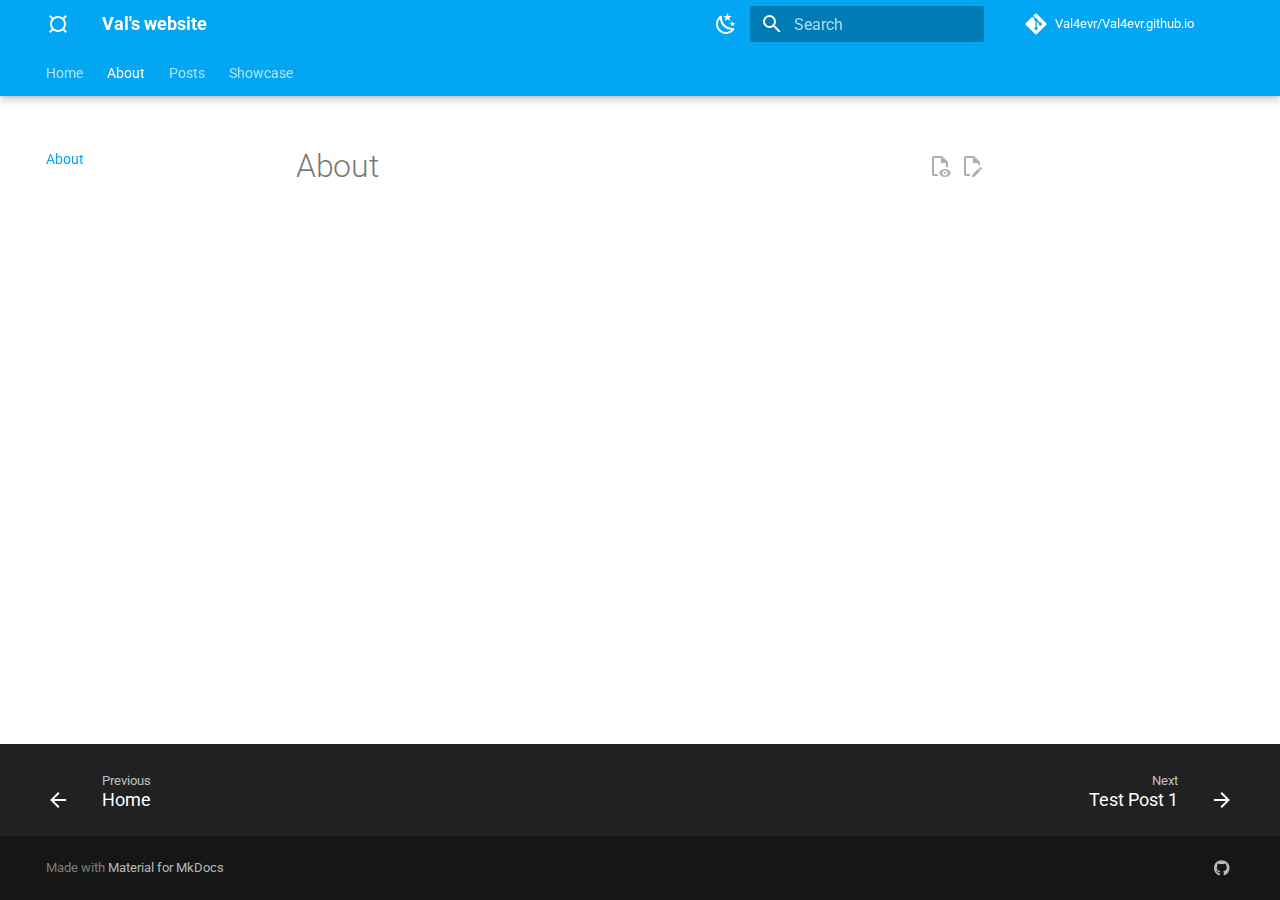
<file: about/index.html>
<!doctype html>
<html lang="en" class="no-js">
  <head>
    
      <meta charset="utf-8">
      <meta name="viewport" content="width=device-width,initial-scale=1">
      
        <meta name="description" content="Mostly posts about cool projects">
      
      
      
        <link rel="canonical" href="https://Val4evr.github.io/about/">
      
      
        <link rel="prev" href="..">
      
      
        <link rel="next" href="../posts/testPost1/">
      
      
      <link rel="icon" href="../assets/images/favicon.png">
      <meta name="generator" content="mkdocs-1.6.0, mkdocs-material-9.5.24">
    
    
      
        <title>About - Val's website</title>
      
    
    
      <link rel="stylesheet" href="../assets/stylesheets/main.6543a935.min.css">
      
        
        <link rel="stylesheet" href="../assets/stylesheets/palette.06af60db.min.css">
      
      


    
    
      
    
    
      
        
        
        <link rel="preconnect" href="https://fonts.gstatic.com" crossorigin>
        <link rel="stylesheet" href="https://fonts.googleapis.com/css?family=Roboto:300,300i,400,400i,700,700i%7CRoboto+Mono:400,400i,700,700i&display=fallback">
        <style>:root{--md-text-font:"Roboto";--md-code-font:"Roboto Mono"}</style>
      
    
    
      <link rel="stylesheet" href="../assets/_markdown_exec_pyodide.css">
    
      <link rel="stylesheet" href="../css/custom.css">
    
    <script>__md_scope=new URL("..",location),__md_hash=e=>[...e].reduce((e,_)=>(e<<5)-e+_.charCodeAt(0),0),__md_get=(e,_=localStorage,t=__md_scope)=>JSON.parse(_.getItem(t.pathname+"."+e)),__md_set=(e,_,t=localStorage,a=__md_scope)=>{try{t.setItem(a.pathname+"."+e,JSON.stringify(_))}catch(e){}}</script>
    
      

    
    
    
  </head>
  
  
    
    
      
    
    
    
    
    <body dir="ltr" data-md-color-scheme="default" data-md-color-primary="light-blue" data-md-color-accent="teal">
  
    
    <input class="md-toggle" data-md-toggle="drawer" type="checkbox" id="__drawer" autocomplete="off">
    <input class="md-toggle" data-md-toggle="search" type="checkbox" id="__search" autocomplete="off">
    <label class="md-overlay" for="__drawer"></label>
    <div data-md-component="skip">
      
    </div>
    <div data-md-component="announce">
      
    </div>
    
    
      

  

<header class="md-header md-header--shadow md-header--lifted" data-md-component="header">
  <nav class="md-header__inner md-grid" aria-label="Header">
    <a href=".." title="Val&#39;s website" class="md-header__button md-logo" aria-label="Val's website" data-md-component="logo">
      
  
  <svg xmlns="http://www.w3.org/2000/svg" viewBox="0 0 24 24"><path d="M4.41 3 3 4.41 5.69 7.1A7.924 7.924 0 0 0 4 12c0 1.85.63 3.55 1.69 4.9L3 19.59 4.41 21l2.69-2.69A7.924 7.924 0 0 0 12 20c1.85 0 3.55-.63 4.9-1.69L19.59 21 21 19.59l-2.69-2.69A7.924 7.924 0 0 0 20 12c0-1.85-.63-3.55-1.69-4.9L21 4.41 19.59 3 16.9 5.69A7.924 7.924 0 0 0 12 4c-1.85 0-3.55.63-4.9 1.69L4.41 3M12 6c3.31 0 6 2.69 6 6s-2.69 6-6 6-6-2.69-6-6 2.69-6 6-6Z"/></svg>

    </a>
    <label class="md-header__button md-icon" for="__drawer">
      
      <svg xmlns="http://www.w3.org/2000/svg" viewBox="0 0 24 24"><path d="M3 6h18v2H3V6m0 5h18v2H3v-2m0 5h18v2H3v-2Z"/></svg>
    </label>
    <div class="md-header__title" data-md-component="header-title">
      <div class="md-header__ellipsis">
        <div class="md-header__topic">
          <span class="md-ellipsis">
            Val's website
          </span>
        </div>
        <div class="md-header__topic" data-md-component="header-topic">
          <span class="md-ellipsis">
            
              About
            
          </span>
        </div>
      </div>
    </div>
    
      
        <form class="md-header__option" data-md-component="palette">
  
    
    
    
    <input class="md-option" data-md-color-media="(prefers-color-scheme: light)" data-md-color-scheme="default" data-md-color-primary="light-blue" data-md-color-accent="teal"  aria-label="Switch to dark theme"  type="radio" name="__palette" id="__palette_0">
    
      <label class="md-header__button md-icon" title="Switch to dark theme" for="__palette_1" hidden>
        <svg xmlns="http://www.w3.org/2000/svg" viewBox="0 0 24 24"><path d="m17.75 4.09-2.53 1.94.91 3.06-2.63-1.81-2.63 1.81.91-3.06-2.53-1.94L12.44 4l1.06-3 1.06 3 3.19.09m3.5 6.91-1.64 1.25.59 1.98-1.7-1.17-1.7 1.17.59-1.98L15.75 11l2.06-.05L18.5 9l.69 1.95 2.06.05m-2.28 4.95c.83-.08 1.72 1.1 1.19 1.85-.32.45-.66.87-1.08 1.27C15.17 23 8.84 23 4.94 19.07c-3.91-3.9-3.91-10.24 0-14.14.4-.4.82-.76 1.27-1.08.75-.53 1.93.36 1.85 1.19-.27 2.86.69 5.83 2.89 8.02a9.96 9.96 0 0 0 8.02 2.89m-1.64 2.02a12.08 12.08 0 0 1-7.8-3.47c-2.17-2.19-3.33-5-3.49-7.82-2.81 3.14-2.7 7.96.31 10.98 3.02 3.01 7.84 3.12 10.98.31Z"/></svg>
      </label>
    
  
    
    
    
    <input class="md-option" data-md-color-media="(prefers-color-scheme: dark)" data-md-color-scheme="slate" data-md-color-primary="black" data-md-color-accent="lime"  aria-label="Switch to light theme"  type="radio" name="__palette" id="__palette_1">
    
      <label class="md-header__button md-icon" title="Switch to light theme" for="__palette_0" hidden>
        <svg xmlns="http://www.w3.org/2000/svg" viewBox="0 0 24 24"><path d="M12 7a5 5 0 0 1 5 5 5 5 0 0 1-5 5 5 5 0 0 1-5-5 5 5 0 0 1 5-5m0 2a3 3 0 0 0-3 3 3 3 0 0 0 3 3 3 3 0 0 0 3-3 3 3 0 0 0-3-3m0-7 2.39 3.42C13.65 5.15 12.84 5 12 5c-.84 0-1.65.15-2.39.42L12 2M3.34 7l4.16-.35A7.2 7.2 0 0 0 5.94 8.5c-.44.74-.69 1.5-.83 2.29L3.34 7m.02 10 1.76-3.77a7.131 7.131 0 0 0 2.38 4.14L3.36 17M20.65 7l-1.77 3.79a7.023 7.023 0 0 0-2.38-4.15l4.15.36m-.01 10-4.14.36c.59-.51 1.12-1.14 1.54-1.86.42-.73.69-1.5.83-2.29L20.64 17M12 22l-2.41-3.44c.74.27 1.55.44 2.41.44.82 0 1.63-.17 2.37-.44L12 22Z"/></svg>
      </label>
    
  
</form>
      
    
    
      <script>var media,input,key,value,palette=__md_get("__palette");if(palette&&palette.color){"(prefers-color-scheme)"===palette.color.media&&(media=matchMedia("(prefers-color-scheme: light)"),input=document.querySelector(media.matches?"[data-md-color-media='(prefers-color-scheme: light)']":"[data-md-color-media='(prefers-color-scheme: dark)']"),palette.color.media=input.getAttribute("data-md-color-media"),palette.color.scheme=input.getAttribute("data-md-color-scheme"),palette.color.primary=input.getAttribute("data-md-color-primary"),palette.color.accent=input.getAttribute("data-md-color-accent"));for([key,value]of Object.entries(palette.color))document.body.setAttribute("data-md-color-"+key,value)}</script>
    
    
    
      <label class="md-header__button md-icon" for="__search">
        
        <svg xmlns="http://www.w3.org/2000/svg" viewBox="0 0 24 24"><path d="M9.5 3A6.5 6.5 0 0 1 16 9.5c0 1.61-.59 3.09-1.56 4.23l.27.27h.79l5 5-1.5 1.5-5-5v-.79l-.27-.27A6.516 6.516 0 0 1 9.5 16 6.5 6.5 0 0 1 3 9.5 6.5 6.5 0 0 1 9.5 3m0 2C7 5 5 7 5 9.5S7 14 9.5 14 14 12 14 9.5 12 5 9.5 5Z"/></svg>
      </label>
      <div class="md-search" data-md-component="search" role="dialog">
  <label class="md-search__overlay" for="__search"></label>
  <div class="md-search__inner" role="search">
    <form class="md-search__form" name="search">
      <input type="text" class="md-search__input" name="query" aria-label="Search" placeholder="Search" autocapitalize="off" autocorrect="off" autocomplete="off" spellcheck="false" data-md-component="search-query" required>
      <label class="md-search__icon md-icon" for="__search">
        
        <svg xmlns="http://www.w3.org/2000/svg" viewBox="0 0 24 24"><path d="M9.5 3A6.5 6.5 0 0 1 16 9.5c0 1.61-.59 3.09-1.56 4.23l.27.27h.79l5 5-1.5 1.5-5-5v-.79l-.27-.27A6.516 6.516 0 0 1 9.5 16 6.5 6.5 0 0 1 3 9.5 6.5 6.5 0 0 1 9.5 3m0 2C7 5 5 7 5 9.5S7 14 9.5 14 14 12 14 9.5 12 5 9.5 5Z"/></svg>
        
        <svg xmlns="http://www.w3.org/2000/svg" viewBox="0 0 24 24"><path d="M20 11v2H8l5.5 5.5-1.42 1.42L4.16 12l7.92-7.92L13.5 5.5 8 11h12Z"/></svg>
      </label>
      <nav class="md-search__options" aria-label="Search">
        
        <button type="reset" class="md-search__icon md-icon" title="Clear" aria-label="Clear" tabindex="-1">
          
          <svg xmlns="http://www.w3.org/2000/svg" viewBox="0 0 24 24"><path d="M19 6.41 17.59 5 12 10.59 6.41 5 5 6.41 10.59 12 5 17.59 6.41 19 12 13.41 17.59 19 19 17.59 13.41 12 19 6.41Z"/></svg>
        </button>
      </nav>
      
        <div class="md-search__suggest" data-md-component="search-suggest"></div>
      
    </form>
    <div class="md-search__output">
      <div class="md-search__scrollwrap" data-md-scrollfix>
        <div class="md-search-result" data-md-component="search-result">
          <div class="md-search-result__meta">
            Initializing search
          </div>
          <ol class="md-search-result__list" role="presentation"></ol>
        </div>
      </div>
    </div>
  </div>
</div>
    
    
      <div class="md-header__source">
        <a href="https://github.com/Val4evr/Val4evr.github.io" title="Go to repository" class="md-source" data-md-component="source">
  <div class="md-source__icon md-icon">
    
    <svg xmlns="http://www.w3.org/2000/svg" viewBox="0 0 448 512"><!--! Font Awesome Free 6.5.2 by @fontawesome - https://fontawesome.com License - https://fontawesome.com/license/free (Icons: CC BY 4.0, Fonts: SIL OFL 1.1, Code: MIT License) Copyright 2024 Fonticons, Inc.--><path d="M439.55 236.05 244 40.45a28.87 28.87 0 0 0-40.81 0l-40.66 40.63 51.52 51.52c27.06-9.14 52.68 16.77 43.39 43.68l49.66 49.66c34.23-11.8 61.18 31 35.47 56.69-26.49 26.49-70.21-2.87-56-37.34L240.22 199v121.85c25.3 12.54 22.26 41.85 9.08 55a34.34 34.34 0 0 1-48.55 0c-17.57-17.6-11.07-46.91 11.25-56v-123c-20.8-8.51-24.6-30.74-18.64-45L142.57 101 8.45 235.14a28.86 28.86 0 0 0 0 40.81l195.61 195.6a28.86 28.86 0 0 0 40.8 0l194.69-194.69a28.86 28.86 0 0 0 0-40.81z"/></svg>
  </div>
  <div class="md-source__repository">
    Val4evr/Val4evr.github.io
  </div>
</a>
      </div>
    
  </nav>
  
    
      
<nav class="md-tabs" aria-label="Tabs" data-md-component="tabs">
  <div class="md-grid">
    <ul class="md-tabs__list">
      
        
  
  
  
    <li class="md-tabs__item">
      <a href=".." class="md-tabs__link">
        
  
    
  
  Home

      </a>
    </li>
  

      
        
  
  
    
  
  
    <li class="md-tabs__item md-tabs__item--active">
      <a href="./" class="md-tabs__link">
        
  
    
  
  About

      </a>
    </li>
  

      
        
  
  
  
    
    
      
  
  
  
    
    
      <li class="md-tabs__item">
        <a href="../posts/testPost1/" class="md-tabs__link">
          
  
    
  
  Posts

        </a>
      </li>
    
  

    
  

      
        
  
  
  
    
    
      <li class="md-tabs__item">
        <a href="../showcase/" class="md-tabs__link">
          
  
    
  
  Showcase

        </a>
      </li>
    
  

      
    </ul>
  </div>
</nav>
    
  
</header>
    
    <div class="md-container" data-md-component="container">
      
      
        
      
      <main class="md-main" data-md-component="main">
        <div class="md-main__inner md-grid">
          
            
              
              <div class="md-sidebar md-sidebar--primary" data-md-component="sidebar" data-md-type="navigation" >
                <div class="md-sidebar__scrollwrap">
                  <div class="md-sidebar__inner">
                    


  


<nav class="md-nav md-nav--primary md-nav--lifted" aria-label="Navigation" data-md-level="0">
  <label class="md-nav__title" for="__drawer">
    <a href=".." title="Val&#39;s website" class="md-nav__button md-logo" aria-label="Val's website" data-md-component="logo">
      
  
  <svg xmlns="http://www.w3.org/2000/svg" viewBox="0 0 24 24"><path d="M4.41 3 3 4.41 5.69 7.1A7.924 7.924 0 0 0 4 12c0 1.85.63 3.55 1.69 4.9L3 19.59 4.41 21l2.69-2.69A7.924 7.924 0 0 0 12 20c1.85 0 3.55-.63 4.9-1.69L19.59 21 21 19.59l-2.69-2.69A7.924 7.924 0 0 0 20 12c0-1.85-.63-3.55-1.69-4.9L21 4.41 19.59 3 16.9 5.69A7.924 7.924 0 0 0 12 4c-1.85 0-3.55.63-4.9 1.69L4.41 3M12 6c3.31 0 6 2.69 6 6s-2.69 6-6 6-6-2.69-6-6 2.69-6 6-6Z"/></svg>

    </a>
    Val's website
  </label>
  
    <div class="md-nav__source">
      <a href="https://github.com/Val4evr/Val4evr.github.io" title="Go to repository" class="md-source" data-md-component="source">
  <div class="md-source__icon md-icon">
    
    <svg xmlns="http://www.w3.org/2000/svg" viewBox="0 0 448 512"><!--! Font Awesome Free 6.5.2 by @fontawesome - https://fontawesome.com License - https://fontawesome.com/license/free (Icons: CC BY 4.0, Fonts: SIL OFL 1.1, Code: MIT License) Copyright 2024 Fonticons, Inc.--><path d="M439.55 236.05 244 40.45a28.87 28.87 0 0 0-40.81 0l-40.66 40.63 51.52 51.52c27.06-9.14 52.68 16.77 43.39 43.68l49.66 49.66c34.23-11.8 61.18 31 35.47 56.69-26.49 26.49-70.21-2.87-56-37.34L240.22 199v121.85c25.3 12.54 22.26 41.85 9.08 55a34.34 34.34 0 0 1-48.55 0c-17.57-17.6-11.07-46.91 11.25-56v-123c-20.8-8.51-24.6-30.74-18.64-45L142.57 101 8.45 235.14a28.86 28.86 0 0 0 0 40.81l195.61 195.6a28.86 28.86 0 0 0 40.8 0l194.69-194.69a28.86 28.86 0 0 0 0-40.81z"/></svg>
  </div>
  <div class="md-source__repository">
    Val4evr/Val4evr.github.io
  </div>
</a>
    </div>
  
  <ul class="md-nav__list" data-md-scrollfix>
    
      
      
  
  
  
  
    <li class="md-nav__item">
      <a href=".." class="md-nav__link">
        
  
  <span class="md-ellipsis">
    Home
  </span>
  

      </a>
    </li>
  

    
      
      
  
  
    
  
  
  
    <li class="md-nav__item md-nav__item--active">
      
      <input class="md-nav__toggle md-toggle" type="checkbox" id="__toc">
      
      
      
      <a href="./" class="md-nav__link md-nav__link--active">
        
  
  <span class="md-ellipsis">
    About
  </span>
  

      </a>
      
    </li>
  

    
      
      
  
  
  
  
    
    
      
        
      
        
      
    
    
      
      
        
      
    
    
    <li class="md-nav__item md-nav__item--nested">
      
        
        
        <input class="md-nav__toggle md-toggle " type="checkbox" id="__nav_3" >
        
          
          <label class="md-nav__link" for="__nav_3" id="__nav_3_label" tabindex="0">
            
  
  <span class="md-ellipsis">
    Posts
  </span>
  

            <span class="md-nav__icon md-icon"></span>
          </label>
        
        <nav class="md-nav" data-md-level="1" aria-labelledby="__nav_3_label" aria-expanded="false">
          <label class="md-nav__title" for="__nav_3">
            <span class="md-nav__icon md-icon"></span>
            Posts
          </label>
          <ul class="md-nav__list" data-md-scrollfix>
            
              
                
  
  
  
  
    
    
      
        
      
        
      
        
      
    
    
      
      
        
      
    
    
    <li class="md-nav__item md-nav__item--nested">
      
        
        
        <input class="md-nav__toggle md-toggle " type="checkbox" id="__nav_3_1" >
        
          
          <label class="md-nav__link" for="__nav_3_1" id="__nav_3_1_label" tabindex="0">
            
  
  <span class="md-ellipsis">
    2024
  </span>
  

            <span class="md-nav__icon md-icon"></span>
          </label>
        
        <nav class="md-nav" data-md-level="2" aria-labelledby="__nav_3_1_label" aria-expanded="false">
          <label class="md-nav__title" for="__nav_3_1">
            <span class="md-nav__icon md-icon"></span>
            2024
          </label>
          <ul class="md-nav__list" data-md-scrollfix>
            
              
                
  
  
  
  
    <li class="md-nav__item">
      <a href="../posts/testPost1/" class="md-nav__link">
        
  
  <span class="md-ellipsis">
    Test Post 1
  </span>
  

      </a>
    </li>
  

              
            
              
                
  
  
  
  
    <li class="md-nav__item">
      <a href="../posts/testPost2/" class="md-nav__link">
        
  
  <span class="md-ellipsis">
    Test Post 2
  </span>
  

      </a>
    </li>
  

              
            
              
                
  
  
  
  
    <li class="md-nav__item">
      <a href="../posts/testPost3/" class="md-nav__link">
        
  
  <span class="md-ellipsis">
    Test Post 3
  </span>
  

      </a>
    </li>
  

              
            
          </ul>
        </nav>
      
    </li>
  

              
            
              
                
  
  
  
  
    
    
      
        
      
    
    
      
      
        
      
    
    
    <li class="md-nav__item md-nav__item--nested">
      
        
        
        <input class="md-nav__toggle md-toggle " type="checkbox" id="__nav_3_2" >
        
          
          <label class="md-nav__link" for="__nav_3_2" id="__nav_3_2_label" tabindex="0">
            
  
  <span class="md-ellipsis">
    2023
  </span>
  

            <span class="md-nav__icon md-icon"></span>
          </label>
        
        <nav class="md-nav" data-md-level="2" aria-labelledby="__nav_3_2_label" aria-expanded="false">
          <label class="md-nav__title" for="__nav_3_2">
            <span class="md-nav__icon md-icon"></span>
            2023
          </label>
          <ul class="md-nav__list" data-md-scrollfix>
            
              
                
  
  
  
  
    <li class="md-nav__item">
      <a href="../posts/testPost4/" class="md-nav__link">
        
  
  <span class="md-ellipsis">
    Test Post 4
  </span>
  

      </a>
    </li>
  

              
            
          </ul>
        </nav>
      
    </li>
  

              
            
          </ul>
        </nav>
      
    </li>
  

    
      
      
  
  
  
  
    
    
      
        
      
        
      
    
    
      
      
        
      
    
    
    <li class="md-nav__item md-nav__item--nested">
      
        
        
        <input class="md-nav__toggle md-toggle " type="checkbox" id="__nav_4" >
        
          
          <label class="md-nav__link" for="__nav_4" id="__nav_4_label" tabindex="0">
            
  
  <span class="md-ellipsis">
    Showcase
  </span>
  

            <span class="md-nav__icon md-icon"></span>
          </label>
        
        <nav class="md-nav" data-md-level="1" aria-labelledby="__nav_4_label" aria-expanded="false">
          <label class="md-nav__title" for="__nav_4">
            <span class="md-nav__icon md-icon"></span>
            Showcase
          </label>
          <ul class="md-nav__list" data-md-scrollfix>
            
              
                
  
  
  
  
    <li class="md-nav__item">
      <a href="../showcase/" class="md-nav__link">
        
  
  <span class="md-ellipsis">
    Showcase Grid
  </span>
  

      </a>
    </li>
  

              
            
              
                
  
  
  
  
    
    
      
        
      
        
      
        
      
    
    
      
      
        
      
    
    
    <li class="md-nav__item md-nav__item--nested">
      
        
        
        <input class="md-nav__toggle md-toggle " type="checkbox" id="__nav_4_2" >
        
          
          <label class="md-nav__link" for="__nav_4_2" id="__nav_4_2_label" tabindex="0">
            
  
  <span class="md-ellipsis">
    Projects
  </span>
  

            <span class="md-nav__icon md-icon"></span>
          </label>
        
        <nav class="md-nav" data-md-level="2" aria-labelledby="__nav_4_2_label" aria-expanded="false">
          <label class="md-nav__title" for="__nav_4_2">
            <span class="md-nav__icon md-icon"></span>
            Projects
          </label>
          <ul class="md-nav__list" data-md-scrollfix>
            
              
                
  
  
  
  
    <li class="md-nav__item">
      <a href="../showcase/project1/" class="md-nav__link">
        
  
  <span class="md-ellipsis">
    project 1
  </span>
  

      </a>
    </li>
  

              
            
              
                
  
  
  
  
    <li class="md-nav__item">
      <a href="../showcase/project2/" class="md-nav__link">
        
  
  <span class="md-ellipsis">
    project 2
  </span>
  

      </a>
    </li>
  

              
            
              
                
  
  
  
  
    <li class="md-nav__item">
      <a href="../showcase/project3/" class="md-nav__link">
        
  
  <span class="md-ellipsis">
    project 3
  </span>
  

      </a>
    </li>
  

              
            
          </ul>
        </nav>
      
    </li>
  

              
            
          </ul>
        </nav>
      
    </li>
  

    
  </ul>
</nav>
                  </div>
                </div>
              </div>
            
            
              
              <div class="md-sidebar md-sidebar--secondary" data-md-component="sidebar" data-md-type="toc" >
                <div class="md-sidebar__scrollwrap">
                  <div class="md-sidebar__inner">
                    

<nav class="md-nav md-nav--secondary" aria-label="Table of contents">
  
  
  
  
</nav>
                  </div>
                </div>
              </div>
            
          
          
            <div class="md-content" data-md-component="content">
              <article class="md-content__inner md-typeset">
                
                  

  
    <a href="https://github.com/Val4evr/Val4evr.github.io/edit/main/docs/about.md" title="Edit this page" class="md-content__button md-icon">
      
      <svg xmlns="http://www.w3.org/2000/svg" viewBox="0 0 24 24"><path d="M10 20H6V4h7v5h5v3.1l2-2V8l-6-6H6c-1.1 0-2 .9-2 2v16c0 1.1.9 2 2 2h4v-2m10.2-7c.1 0 .3.1.4.2l1.3 1.3c.2.2.2.6 0 .8l-1 1-2.1-2.1 1-1c.1-.1.2-.2.4-.2m0 3.9L14.1 23H12v-2.1l6.1-6.1 2.1 2.1Z"/></svg>
    </a>
  
  
    
      
    
    <a href="https://github.com/Val4evr/Val4evr.github.io/raw/main/docs/about.md" title="View source of this page" class="md-content__button md-icon">
      
      <svg xmlns="http://www.w3.org/2000/svg" viewBox="0 0 24 24"><path d="M17 18c.56 0 1 .44 1 1s-.44 1-1 1-1-.44-1-1 .44-1 1-1m0-3c-2.73 0-5.06 1.66-6 4 .94 2.34 3.27 4 6 4s5.06-1.66 6-4c-.94-2.34-3.27-4-6-4m0 6.5a2.5 2.5 0 0 1-2.5-2.5 2.5 2.5 0 0 1 2.5-2.5 2.5 2.5 0 0 1 2.5 2.5 2.5 2.5 0 0 1-2.5 2.5M9.27 20H6V4h7v5h5v4.07c.7.08 1.36.25 2 .49V8l-6-6H6a2 2 0 0 0-2 2v16a2 2 0 0 0 2 2h4.5a8.15 8.15 0 0 1-1.23-2Z"/></svg>
    </a>
  


  <h1>About</h1>














                
              </article>
            </div>
          
          
<script>var target=document.getElementById(location.hash.slice(1));target&&target.name&&(target.checked=target.name.startsWith("__tabbed_"))</script>
        </div>
        
          <button type="button" class="md-top md-icon" data-md-component="top" hidden>
  
  <svg xmlns="http://www.w3.org/2000/svg" viewBox="0 0 24 24"><path d="M13 20h-2V8l-5.5 5.5-1.42-1.42L12 4.16l7.92 7.92-1.42 1.42L13 8v12Z"/></svg>
  Back to top
</button>
        
      </main>
      
        <footer class="md-footer">
  
    
      
      <nav class="md-footer__inner md-grid" aria-label="Footer" >
        
          
          <a href=".." class="md-footer__link md-footer__link--prev" aria-label="Previous: Home">
            <div class="md-footer__button md-icon">
              
              <svg xmlns="http://www.w3.org/2000/svg" viewBox="0 0 24 24"><path d="M20 11v2H8l5.5 5.5-1.42 1.42L4.16 12l7.92-7.92L13.5 5.5 8 11h12Z"/></svg>
            </div>
            <div class="md-footer__title">
              <span class="md-footer__direction">
                Previous
              </span>
              <div class="md-ellipsis">
                Home
              </div>
            </div>
          </a>
        
        
          
          <a href="../posts/testPost1/" class="md-footer__link md-footer__link--next" aria-label="Next: Test Post 1">
            <div class="md-footer__title">
              <span class="md-footer__direction">
                Next
              </span>
              <div class="md-ellipsis">
                Test Post 1
              </div>
            </div>
            <div class="md-footer__button md-icon">
              
              <svg xmlns="http://www.w3.org/2000/svg" viewBox="0 0 24 24"><path d="M4 11v2h12l-5.5 5.5 1.42 1.42L19.84 12l-7.92-7.92L10.5 5.5 16 11H4Z"/></svg>
            </div>
          </a>
        
      </nav>
    
  
  <div class="md-footer-meta md-typeset">
    <div class="md-footer-meta__inner md-grid">
      <div class="md-copyright">
  
  
    Made with
    <a href="https://squidfunk.github.io/mkdocs-material/" target="_blank" rel="noopener">
      Material for MkDocs
    </a>
  
</div>
      
        <div class="md-social">
  
    
    
    
    
      
      
    
    <a href="https://github.com" target="_blank" rel="noopener" title="github.com" class="md-social__link">
      <svg xmlns="http://www.w3.org/2000/svg" viewBox="0 0 496 512"><!--! Font Awesome Free 6.5.2 by @fontawesome - https://fontawesome.com License - https://fontawesome.com/license/free (Icons: CC BY 4.0, Fonts: SIL OFL 1.1, Code: MIT License) Copyright 2024 Fonticons, Inc.--><path d="M165.9 397.4c0 2-2.3 3.6-5.2 3.6-3.3.3-5.6-1.3-5.6-3.6 0-2 2.3-3.6 5.2-3.6 3-.3 5.6 1.3 5.6 3.6zm-31.1-4.5c-.7 2 1.3 4.3 4.3 4.9 2.6 1 5.6 0 6.2-2s-1.3-4.3-4.3-5.2c-2.6-.7-5.5.3-6.2 2.3zm44.2-1.7c-2.9.7-4.9 2.6-4.6 4.9.3 2 2.9 3.3 5.9 2.6 2.9-.7 4.9-2.6 4.6-4.6-.3-1.9-3-3.2-5.9-2.9zM244.8 8C106.1 8 0 113.3 0 252c0 110.9 69.8 205.8 169.5 239.2 12.8 2.3 17.3-5.6 17.3-12.1 0-6.2-.3-40.4-.3-61.4 0 0-70 15-84.7-29.8 0 0-11.4-29.1-27.8-36.6 0 0-22.9-15.7 1.6-15.4 0 0 24.9 2 38.6 25.8 21.9 38.6 58.6 27.5 72.9 20.9 2.3-16 8.8-27.1 16-33.7-55.9-6.2-112.3-14.3-112.3-110.5 0-27.5 7.6-41.3 23.6-58.9-2.6-6.5-11.1-33.3 2.6-67.9 20.9-6.5 69 27 69 27 20-5.6 41.5-8.5 62.8-8.5s42.8 2.9 62.8 8.5c0 0 48.1-33.6 69-27 13.7 34.7 5.2 61.4 2.6 67.9 16 17.7 25.8 31.5 25.8 58.9 0 96.5-58.9 104.2-114.8 110.5 9.2 7.9 17 22.9 17 46.4 0 33.7-.3 75.4-.3 83.6 0 6.5 4.6 14.4 17.3 12.1C428.2 457.8 496 362.9 496 252 496 113.3 383.5 8 244.8 8zM97.2 352.9c-1.3 1-1 3.3.7 5.2 1.6 1.6 3.9 2.3 5.2 1 1.3-1 1-3.3-.7-5.2-1.6-1.6-3.9-2.3-5.2-1zm-10.8-8.1c-.7 1.3.3 2.9 2.3 3.9 1.6 1 3.6.7 4.3-.7.7-1.3-.3-2.9-2.3-3.9-2-.6-3.6-.3-4.3.7zm32.4 35.6c-1.6 1.3-1 4.3 1.3 6.2 2.3 2.3 5.2 2.6 6.5 1 1.3-1.3.7-4.3-1.3-6.2-2.2-2.3-5.2-2.6-6.5-1zm-11.4-14.7c-1.6 1-1.6 3.6 0 5.9 1.6 2.3 4.3 3.3 5.6 2.3 1.6-1.3 1.6-3.9 0-6.2-1.4-2.3-4-3.3-5.6-2z"/></svg>
    </a>
  
</div>
      
    </div>
  </div>
</footer>
      
    </div>
    <div class="md-dialog" data-md-component="dialog">
      <div class="md-dialog__inner md-typeset"></div>
    </div>
    
    
    <script id="__config" type="application/json">{"base": "..", "features": ["navigation.footer", "announce.dismiss", "content.action.edit", "content.action.view", "content.code.annotate", "content.code.copy", "content.tooltips", "navigation.indexes", "navigation.sections", "navigation.tabs", "navigation.tabs.sticky", "navigation.top", "search.highlight", "search.suggest", "toc.follow"], "search": "../assets/javascripts/workers/search.b8dbb3d2.min.js", "translations": {"clipboard.copied": "Copied to clipboard", "clipboard.copy": "Copy to clipboard", "search.result.more.one": "1 more on this page", "search.result.more.other": "# more on this page", "search.result.none": "No matching documents", "search.result.one": "1 matching document", "search.result.other": "# matching documents", "search.result.placeholder": "Type to start searching", "search.result.term.missing": "Missing", "select.version": "Select version"}}</script>
    
    
      <script src="../assets/javascripts/bundle.081f42fc.min.js"></script>
      
        <script src="../assets/_markdown_exec_pyodide.js"></script>
      
    
  </body>
</html>
</file>
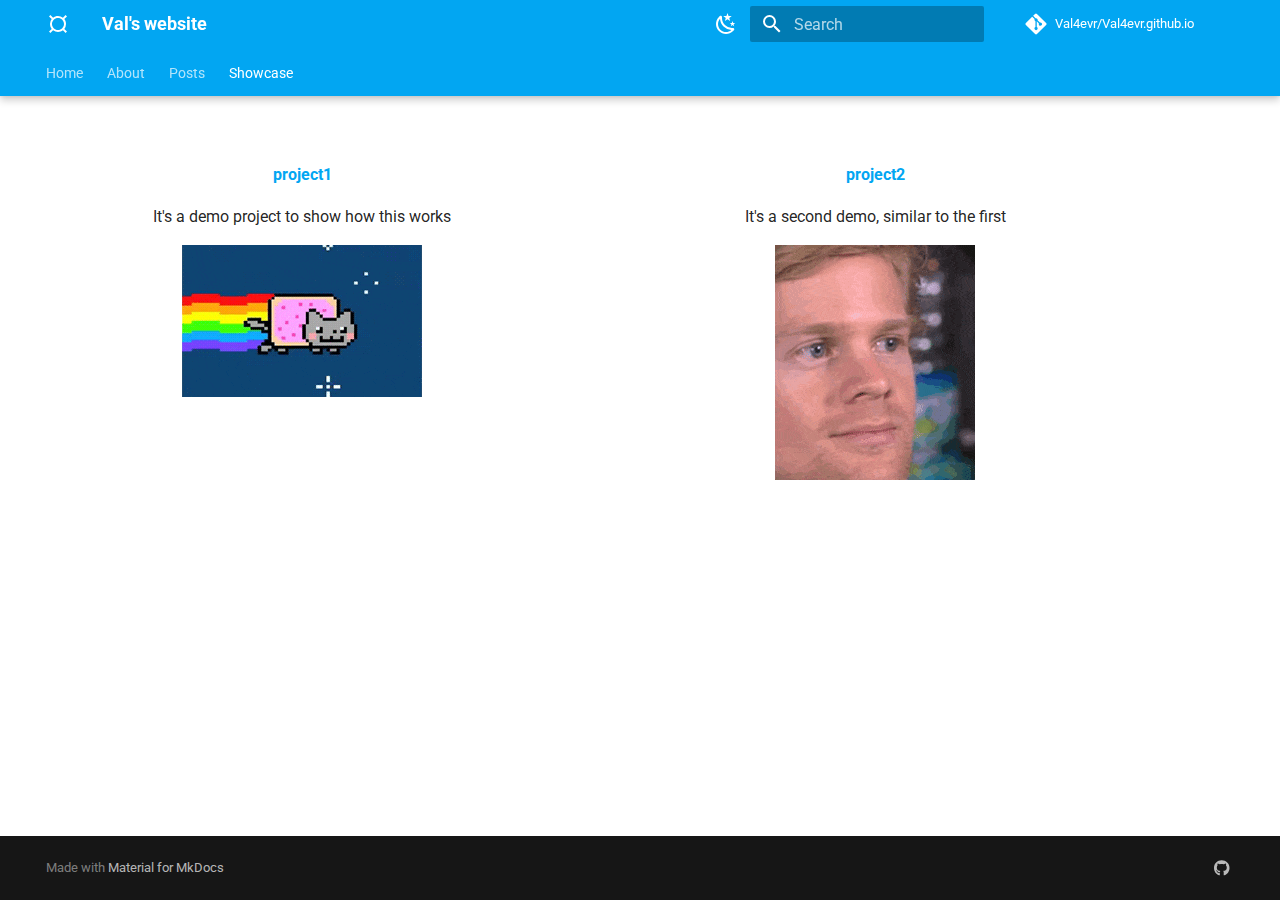
<file: showcase/index.html>
<!doctype html>
<html lang="en" class="no-js">
  <head>
    
      <meta charset="utf-8">
      <meta name="viewport" content="width=device-width,initial-scale=1">
      
        <meta name="description" content="Mostly posts about cool projects">
      
      
      
        <link rel="canonical" href="https://Val4evr.github.io/showcase/">
      
      
        <link rel="prev" href="../posts/testPost4/">
      
      
        <link rel="next" href="project1/">
      
      
      <link rel="icon" href="../assets/images/favicon.png">
      <meta name="generator" content="mkdocs-1.6.0, mkdocs-material-9.5.24">
    
    
      
        <title>Showcase Grid - Val's website</title>
      
    
    
  
      <link rel="stylesheet" href="../assets/stylesheets/main.6543a935.min.css">
      
        
        <link rel="stylesheet" href="../assets/stylesheets/palette.06af60db.min.css">
      
      


    
  <link rel="stylesheet" type="text/css" href="/css/showcase.css" media="screen"/>

    
      
    
    
      
        
        
        <link rel="preconnect" href="https://fonts.gstatic.com" crossorigin>
        <link rel="stylesheet" href="https://fonts.googleapis.com/css?family=Roboto:300,300i,400,400i,700,700i%7CRoboto+Mono:400,400i,700,700i&display=fallback">
        <style>:root{--md-text-font:"Roboto";--md-code-font:"Roboto Mono"}</style>
      
    
    
      <link rel="stylesheet" href="../assets/_markdown_exec_pyodide.css">
    
      <link rel="stylesheet" href="../css/custom.css">
    
    <script>__md_scope=new URL("..",location),__md_hash=e=>[...e].reduce((e,_)=>(e<<5)-e+_.charCodeAt(0),0),__md_get=(e,_=localStorage,t=__md_scope)=>JSON.parse(_.getItem(t.pathname+"."+e)),__md_set=(e,_,t=localStorage,a=__md_scope)=>{try{t.setItem(a.pathname+"."+e,JSON.stringify(_))}catch(e){}}</script>
    
      

    
    
    
  </head>
  
  
    
    
      
    
    
    
    
    <body dir="ltr" data-md-color-scheme="default" data-md-color-primary="light-blue" data-md-color-accent="teal">
  
    
    <input class="md-toggle" data-md-toggle="drawer" type="checkbox" id="__drawer" autocomplete="off">
    <input class="md-toggle" data-md-toggle="search" type="checkbox" id="__search" autocomplete="off">
    <label class="md-overlay" for="__drawer"></label>
    <div data-md-component="skip">
      
    </div>
    <div data-md-component="announce">
      
    </div>
    
    
      

  

<header class="md-header md-header--shadow md-header--lifted" data-md-component="header">
  <nav class="md-header__inner md-grid" aria-label="Header">
    <a href=".." title="Val&#39;s website" class="md-header__button md-logo" aria-label="Val's website" data-md-component="logo">
      
  
  <svg xmlns="http://www.w3.org/2000/svg" viewBox="0 0 24 24"><path d="M4.41 3 3 4.41 5.69 7.1A7.924 7.924 0 0 0 4 12c0 1.85.63 3.55 1.69 4.9L3 19.59 4.41 21l2.69-2.69A7.924 7.924 0 0 0 12 20c1.85 0 3.55-.63 4.9-1.69L19.59 21 21 19.59l-2.69-2.69A7.924 7.924 0 0 0 20 12c0-1.85-.63-3.55-1.69-4.9L21 4.41 19.59 3 16.9 5.69A7.924 7.924 0 0 0 12 4c-1.85 0-3.55.63-4.9 1.69L4.41 3M12 6c3.31 0 6 2.69 6 6s-2.69 6-6 6-6-2.69-6-6 2.69-6 6-6Z"/></svg>

    </a>
    <label class="md-header__button md-icon" for="__drawer">
      
      <svg xmlns="http://www.w3.org/2000/svg" viewBox="0 0 24 24"><path d="M3 6h18v2H3V6m0 5h18v2H3v-2m0 5h18v2H3v-2Z"/></svg>
    </label>
    <div class="md-header__title" data-md-component="header-title">
      <div class="md-header__ellipsis">
        <div class="md-header__topic">
          <span class="md-ellipsis">
            Val's website
          </span>
        </div>
        <div class="md-header__topic" data-md-component="header-topic">
          <span class="md-ellipsis">
            
              Showcase Grid
            
          </span>
        </div>
      </div>
    </div>
    
      
        <form class="md-header__option" data-md-component="palette">
  
    
    
    
    <input class="md-option" data-md-color-media="(prefers-color-scheme: light)" data-md-color-scheme="default" data-md-color-primary="light-blue" data-md-color-accent="teal"  aria-label="Switch to dark theme"  type="radio" name="__palette" id="__palette_0">
    
      <label class="md-header__button md-icon" title="Switch to dark theme" for="__palette_1" hidden>
        <svg xmlns="http://www.w3.org/2000/svg" viewBox="0 0 24 24"><path d="m17.75 4.09-2.53 1.94.91 3.06-2.63-1.81-2.63 1.81.91-3.06-2.53-1.94L12.44 4l1.06-3 1.06 3 3.19.09m3.5 6.91-1.64 1.25.59 1.98-1.7-1.17-1.7 1.17.59-1.98L15.75 11l2.06-.05L18.5 9l.69 1.95 2.06.05m-2.28 4.95c.83-.08 1.72 1.1 1.19 1.85-.32.45-.66.87-1.08 1.27C15.17 23 8.84 23 4.94 19.07c-3.91-3.9-3.91-10.24 0-14.14.4-.4.82-.76 1.27-1.08.75-.53 1.93.36 1.85 1.19-.27 2.86.69 5.83 2.89 8.02a9.96 9.96 0 0 0 8.02 2.89m-1.64 2.02a12.08 12.08 0 0 1-7.8-3.47c-2.17-2.19-3.33-5-3.49-7.82-2.81 3.14-2.7 7.96.31 10.98 3.02 3.01 7.84 3.12 10.98.31Z"/></svg>
      </label>
    
  
    
    
    
    <input class="md-option" data-md-color-media="(prefers-color-scheme: dark)" data-md-color-scheme="slate" data-md-color-primary="black" data-md-color-accent="lime"  aria-label="Switch to light theme"  type="radio" name="__palette" id="__palette_1">
    
      <label class="md-header__button md-icon" title="Switch to light theme" for="__palette_0" hidden>
        <svg xmlns="http://www.w3.org/2000/svg" viewBox="0 0 24 24"><path d="M12 7a5 5 0 0 1 5 5 5 5 0 0 1-5 5 5 5 0 0 1-5-5 5 5 0 0 1 5-5m0 2a3 3 0 0 0-3 3 3 3 0 0 0 3 3 3 3 0 0 0 3-3 3 3 0 0 0-3-3m0-7 2.39 3.42C13.65 5.15 12.84 5 12 5c-.84 0-1.65.15-2.39.42L12 2M3.34 7l4.16-.35A7.2 7.2 0 0 0 5.94 8.5c-.44.74-.69 1.5-.83 2.29L3.34 7m.02 10 1.76-3.77a7.131 7.131 0 0 0 2.38 4.14L3.36 17M20.65 7l-1.77 3.79a7.023 7.023 0 0 0-2.38-4.15l4.15.36m-.01 10-4.14.36c.59-.51 1.12-1.14 1.54-1.86.42-.73.69-1.5.83-2.29L20.64 17M12 22l-2.41-3.44c.74.27 1.55.44 2.41.44.82 0 1.63-.17 2.37-.44L12 22Z"/></svg>
      </label>
    
  
</form>
      
    
    
      <script>var media,input,key,value,palette=__md_get("__palette");if(palette&&palette.color){"(prefers-color-scheme)"===palette.color.media&&(media=matchMedia("(prefers-color-scheme: light)"),input=document.querySelector(media.matches?"[data-md-color-media='(prefers-color-scheme: light)']":"[data-md-color-media='(prefers-color-scheme: dark)']"),palette.color.media=input.getAttribute("data-md-color-media"),palette.color.scheme=input.getAttribute("data-md-color-scheme"),palette.color.primary=input.getAttribute("data-md-color-primary"),palette.color.accent=input.getAttribute("data-md-color-accent"));for([key,value]of Object.entries(palette.color))document.body.setAttribute("data-md-color-"+key,value)}</script>
    
    
    
      <label class="md-header__button md-icon" for="__search">
        
        <svg xmlns="http://www.w3.org/2000/svg" viewBox="0 0 24 24"><path d="M9.5 3A6.5 6.5 0 0 1 16 9.5c0 1.61-.59 3.09-1.56 4.23l.27.27h.79l5 5-1.5 1.5-5-5v-.79l-.27-.27A6.516 6.516 0 0 1 9.5 16 6.5 6.5 0 0 1 3 9.5 6.5 6.5 0 0 1 9.5 3m0 2C7 5 5 7 5 9.5S7 14 9.5 14 14 12 14 9.5 12 5 9.5 5Z"/></svg>
      </label>
      <div class="md-search" data-md-component="search" role="dialog">
  <label class="md-search__overlay" for="__search"></label>
  <div class="md-search__inner" role="search">
    <form class="md-search__form" name="search">
      <input type="text" class="md-search__input" name="query" aria-label="Search" placeholder="Search" autocapitalize="off" autocorrect="off" autocomplete="off" spellcheck="false" data-md-component="search-query" required>
      <label class="md-search__icon md-icon" for="__search">
        
        <svg xmlns="http://www.w3.org/2000/svg" viewBox="0 0 24 24"><path d="M9.5 3A6.5 6.5 0 0 1 16 9.5c0 1.61-.59 3.09-1.56 4.23l.27.27h.79l5 5-1.5 1.5-5-5v-.79l-.27-.27A6.516 6.516 0 0 1 9.5 16 6.5 6.5 0 0 1 3 9.5 6.5 6.5 0 0 1 9.5 3m0 2C7 5 5 7 5 9.5S7 14 9.5 14 14 12 14 9.5 12 5 9.5 5Z"/></svg>
        
        <svg xmlns="http://www.w3.org/2000/svg" viewBox="0 0 24 24"><path d="M20 11v2H8l5.5 5.5-1.42 1.42L4.16 12l7.92-7.92L13.5 5.5 8 11h12Z"/></svg>
      </label>
      <nav class="md-search__options" aria-label="Search">
        
        <button type="reset" class="md-search__icon md-icon" title="Clear" aria-label="Clear" tabindex="-1">
          
          <svg xmlns="http://www.w3.org/2000/svg" viewBox="0 0 24 24"><path d="M19 6.41 17.59 5 12 10.59 6.41 5 5 6.41 10.59 12 5 17.59 6.41 19 12 13.41 17.59 19 19 17.59 13.41 12 19 6.41Z"/></svg>
        </button>
      </nav>
      
        <div class="md-search__suggest" data-md-component="search-suggest"></div>
      
    </form>
    <div class="md-search__output">
      <div class="md-search__scrollwrap" data-md-scrollfix>
        <div class="md-search-result" data-md-component="search-result">
          <div class="md-search-result__meta">
            Initializing search
          </div>
          <ol class="md-search-result__list" role="presentation"></ol>
        </div>
      </div>
    </div>
  </div>
</div>
    
    
      <div class="md-header__source">
        <a href="https://github.com/Val4evr/Val4evr.github.io" title="Go to repository" class="md-source" data-md-component="source">
  <div class="md-source__icon md-icon">
    
    <svg xmlns="http://www.w3.org/2000/svg" viewBox="0 0 448 512"><!--! Font Awesome Free 6.5.2 by @fontawesome - https://fontawesome.com License - https://fontawesome.com/license/free (Icons: CC BY 4.0, Fonts: SIL OFL 1.1, Code: MIT License) Copyright 2024 Fonticons, Inc.--><path d="M439.55 236.05 244 40.45a28.87 28.87 0 0 0-40.81 0l-40.66 40.63 51.52 51.52c27.06-9.14 52.68 16.77 43.39 43.68l49.66 49.66c34.23-11.8 61.18 31 35.47 56.69-26.49 26.49-70.21-2.87-56-37.34L240.22 199v121.85c25.3 12.54 22.26 41.85 9.08 55a34.34 34.34 0 0 1-48.55 0c-17.57-17.6-11.07-46.91 11.25-56v-123c-20.8-8.51-24.6-30.74-18.64-45L142.57 101 8.45 235.14a28.86 28.86 0 0 0 0 40.81l195.61 195.6a28.86 28.86 0 0 0 40.8 0l194.69-194.69a28.86 28.86 0 0 0 0-40.81z"/></svg>
  </div>
  <div class="md-source__repository">
    Val4evr/Val4evr.github.io
  </div>
</a>
      </div>
    
  </nav>
  
    
      
<nav class="md-tabs" aria-label="Tabs" data-md-component="tabs">
  <div class="md-grid">
    <ul class="md-tabs__list">
      
        
  
  
  
    <li class="md-tabs__item">
      <a href=".." class="md-tabs__link">
        
  
    
  
  Home

      </a>
    </li>
  

      
        
  
  
  
    <li class="md-tabs__item">
      <a href="../about/" class="md-tabs__link">
        
  
    
  
  About

      </a>
    </li>
  

      
        
  
  
  
    
    
      
  
  
  
    
    
      <li class="md-tabs__item">
        <a href="../posts/testPost1/" class="md-tabs__link">
          
  
    
  
  Posts

        </a>
      </li>
    
  

    
  

      
        
  
  
    
  
  
    
    
      <li class="md-tabs__item md-tabs__item--active">
        <a href="./" class="md-tabs__link">
          
  
    
  
  Showcase

        </a>
      </li>
    
  

      
    </ul>
  </div>
</nav>
    
  
</header>
    
    <div class="md-container" data-md-component="container">
      
      
        
      
      <main class="md-main" data-md-component="main">
        <div class="md-main__inner md-grid">
          
            
              
                
              
              <div class="md-sidebar md-sidebar--primary" data-md-component="sidebar" data-md-type="navigation" hidden>
                <div class="md-sidebar__scrollwrap">
                  <div class="md-sidebar__inner">
                    


  


<nav class="md-nav md-nav--primary md-nav--lifted" aria-label="Navigation" data-md-level="0">
  <label class="md-nav__title" for="__drawer">
    <a href=".." title="Val&#39;s website" class="md-nav__button md-logo" aria-label="Val's website" data-md-component="logo">
      
  
  <svg xmlns="http://www.w3.org/2000/svg" viewBox="0 0 24 24"><path d="M4.41 3 3 4.41 5.69 7.1A7.924 7.924 0 0 0 4 12c0 1.85.63 3.55 1.69 4.9L3 19.59 4.41 21l2.69-2.69A7.924 7.924 0 0 0 12 20c1.85 0 3.55-.63 4.9-1.69L19.59 21 21 19.59l-2.69-2.69A7.924 7.924 0 0 0 20 12c0-1.85-.63-3.55-1.69-4.9L21 4.41 19.59 3 16.9 5.69A7.924 7.924 0 0 0 12 4c-1.85 0-3.55.63-4.9 1.69L4.41 3M12 6c3.31 0 6 2.69 6 6s-2.69 6-6 6-6-2.69-6-6 2.69-6 6-6Z"/></svg>

    </a>
    Val's website
  </label>
  
    <div class="md-nav__source">
      <a href="https://github.com/Val4evr/Val4evr.github.io" title="Go to repository" class="md-source" data-md-component="source">
  <div class="md-source__icon md-icon">
    
    <svg xmlns="http://www.w3.org/2000/svg" viewBox="0 0 448 512"><!--! Font Awesome Free 6.5.2 by @fontawesome - https://fontawesome.com License - https://fontawesome.com/license/free (Icons: CC BY 4.0, Fonts: SIL OFL 1.1, Code: MIT License) Copyright 2024 Fonticons, Inc.--><path d="M439.55 236.05 244 40.45a28.87 28.87 0 0 0-40.81 0l-40.66 40.63 51.52 51.52c27.06-9.14 52.68 16.77 43.39 43.68l49.66 49.66c34.23-11.8 61.18 31 35.47 56.69-26.49 26.49-70.21-2.87-56-37.34L240.22 199v121.85c25.3 12.54 22.26 41.85 9.08 55a34.34 34.34 0 0 1-48.55 0c-17.57-17.6-11.07-46.91 11.25-56v-123c-20.8-8.51-24.6-30.74-18.64-45L142.57 101 8.45 235.14a28.86 28.86 0 0 0 0 40.81l195.61 195.6a28.86 28.86 0 0 0 40.8 0l194.69-194.69a28.86 28.86 0 0 0 0-40.81z"/></svg>
  </div>
  <div class="md-source__repository">
    Val4evr/Val4evr.github.io
  </div>
</a>
    </div>
  
  <ul class="md-nav__list" data-md-scrollfix>
    
      
      
  
  
  
  
    <li class="md-nav__item">
      <a href=".." class="md-nav__link">
        
  
  <span class="md-ellipsis">
    Home
  </span>
  

      </a>
    </li>
  

    
      
      
  
  
  
  
    <li class="md-nav__item">
      <a href="../about/" class="md-nav__link">
        
  
  <span class="md-ellipsis">
    About
  </span>
  

      </a>
    </li>
  

    
      
      
  
  
  
  
    
    
      
        
      
        
      
    
    
      
      
        
      
    
    
    <li class="md-nav__item md-nav__item--nested">
      
        
        
        <input class="md-nav__toggle md-toggle " type="checkbox" id="__nav_3" >
        
          
          <label class="md-nav__link" for="__nav_3" id="__nav_3_label" tabindex="0">
            
  
  <span class="md-ellipsis">
    Posts
  </span>
  

            <span class="md-nav__icon md-icon"></span>
          </label>
        
        <nav class="md-nav" data-md-level="1" aria-labelledby="__nav_3_label" aria-expanded="false">
          <label class="md-nav__title" for="__nav_3">
            <span class="md-nav__icon md-icon"></span>
            Posts
          </label>
          <ul class="md-nav__list" data-md-scrollfix>
            
              
                
  
  
  
  
    
    
      
        
      
        
      
        
      
    
    
      
      
        
      
    
    
    <li class="md-nav__item md-nav__item--nested">
      
        
        
        <input class="md-nav__toggle md-toggle " type="checkbox" id="__nav_3_1" >
        
          
          <label class="md-nav__link" for="__nav_3_1" id="__nav_3_1_label" tabindex="0">
            
  
  <span class="md-ellipsis">
    2024
  </span>
  

            <span class="md-nav__icon md-icon"></span>
          </label>
        
        <nav class="md-nav" data-md-level="2" aria-labelledby="__nav_3_1_label" aria-expanded="false">
          <label class="md-nav__title" for="__nav_3_1">
            <span class="md-nav__icon md-icon"></span>
            2024
          </label>
          <ul class="md-nav__list" data-md-scrollfix>
            
              
                
  
  
  
  
    <li class="md-nav__item">
      <a href="../posts/testPost1/" class="md-nav__link">
        
  
  <span class="md-ellipsis">
    Test Post 1
  </span>
  

      </a>
    </li>
  

              
            
              
                
  
  
  
  
    <li class="md-nav__item">
      <a href="../posts/testPost2/" class="md-nav__link">
        
  
  <span class="md-ellipsis">
    Test Post 2
  </span>
  

      </a>
    </li>
  

              
            
              
                
  
  
  
  
    <li class="md-nav__item">
      <a href="../posts/testPost3/" class="md-nav__link">
        
  
  <span class="md-ellipsis">
    Test Post 3
  </span>
  

      </a>
    </li>
  

              
            
          </ul>
        </nav>
      
    </li>
  

              
            
              
                
  
  
  
  
    
    
      
        
      
    
    
      
      
        
      
    
    
    <li class="md-nav__item md-nav__item--nested">
      
        
        
        <input class="md-nav__toggle md-toggle " type="checkbox" id="__nav_3_2" >
        
          
          <label class="md-nav__link" for="__nav_3_2" id="__nav_3_2_label" tabindex="0">
            
  
  <span class="md-ellipsis">
    2023
  </span>
  

            <span class="md-nav__icon md-icon"></span>
          </label>
        
        <nav class="md-nav" data-md-level="2" aria-labelledby="__nav_3_2_label" aria-expanded="false">
          <label class="md-nav__title" for="__nav_3_2">
            <span class="md-nav__icon md-icon"></span>
            2023
          </label>
          <ul class="md-nav__list" data-md-scrollfix>
            
              
                
  
  
  
  
    <li class="md-nav__item">
      <a href="../posts/testPost4/" class="md-nav__link">
        
  
  <span class="md-ellipsis">
    Test Post 4
  </span>
  

      </a>
    </li>
  

              
            
          </ul>
        </nav>
      
    </li>
  

              
            
          </ul>
        </nav>
      
    </li>
  

    
      
      
  
  
    
  
  
  
    
    
      
        
      
        
      
    
    
      
        
        
      
      
        
      
    
    
    <li class="md-nav__item md-nav__item--active md-nav__item--section md-nav__item--nested">
      
        
        
        <input class="md-nav__toggle md-toggle " type="checkbox" id="__nav_4" checked>
        
          
          <label class="md-nav__link" for="__nav_4" id="__nav_4_label" tabindex="">
            
  
  <span class="md-ellipsis">
    Showcase
  </span>
  

            <span class="md-nav__icon md-icon"></span>
          </label>
        
        <nav class="md-nav" data-md-level="1" aria-labelledby="__nav_4_label" aria-expanded="true">
          <label class="md-nav__title" for="__nav_4">
            <span class="md-nav__icon md-icon"></span>
            Showcase
          </label>
          <ul class="md-nav__list" data-md-scrollfix>
            
              
                
  
  
    
  
  
  
    <li class="md-nav__item md-nav__item--active">
      
      <input class="md-nav__toggle md-toggle" type="checkbox" id="__toc">
      
      
      
      <a href="./" class="md-nav__link md-nav__link--active">
        
  
  <span class="md-ellipsis">
    Showcase Grid
  </span>
  

      </a>
      
    </li>
  

              
            
              
                
  
  
  
  
    
    
      
        
      
        
      
        
      
    
    
      
      
        
          
          
        
      
    
    
    <li class="md-nav__item md-nav__item--section md-nav__item--nested">
      
        
        
        <input class="md-nav__toggle md-toggle " type="checkbox" id="__nav_4_2" >
        
          
          <label class="md-nav__link" for="__nav_4_2" id="__nav_4_2_label" tabindex="">
            
  
  <span class="md-ellipsis">
    Projects
  </span>
  

            <span class="md-nav__icon md-icon"></span>
          </label>
        
        <nav class="md-nav" data-md-level="2" aria-labelledby="__nav_4_2_label" aria-expanded="false">
          <label class="md-nav__title" for="__nav_4_2">
            <span class="md-nav__icon md-icon"></span>
            Projects
          </label>
          <ul class="md-nav__list" data-md-scrollfix>
            
              
                
  
  
  
  
    <li class="md-nav__item">
      <a href="project1/" class="md-nav__link">
        
  
  <span class="md-ellipsis">
    project 1
  </span>
  

      </a>
    </li>
  

              
            
              
                
  
  
  
  
    <li class="md-nav__item">
      <a href="project2/" class="md-nav__link">
        
  
  <span class="md-ellipsis">
    project 2
  </span>
  

      </a>
    </li>
  

              
            
              
                
  
  
  
  
    <li class="md-nav__item">
      <a href="project3/" class="md-nav__link">
        
  
  <span class="md-ellipsis">
    project 3
  </span>
  

      </a>
    </li>
  

              
            
          </ul>
        </nav>
      
    </li>
  

              
            
          </ul>
        </nav>
      
    </li>
  

    
  </ul>
</nav>
                  </div>
                </div>
              </div>
            
            
              
                
              
              <div class="md-sidebar md-sidebar--secondary" data-md-component="sidebar" data-md-type="toc" hidden>
                <div class="md-sidebar__scrollwrap">
                  <div class="md-sidebar__inner">
                    

<nav class="md-nav md-nav--secondary" aria-label="Table of contents">
  
  
  
  
</nav>
                  </div>
                </div>
              </div>
            
          
          
            <div class="md-content" data-md-component="content">
              <article class="md-content__inner md-typeset">
                
<table class="showcase-table">

<tr>
  
  <td>
    <p><strong><a href="/showcase/project1/">project1</a></strong></p>
    <p>It's a demo project to show how this works</p>
    <a href="/showcase/project1/"><img class="hover-grow" src="/assets/testGif1.gif"/></a>
  </td>
  
  <td>
    <p><strong><a href="/showcase/project2/">project2</a></strong></p>
    <p>It's a second demo, similar to the first</p>
    <a href="/showcase/project2/"><img class="hover-grow" src="/assets/testPng.png"/></a>
  </td>
  
</tr>

</table>

              </article>
            </div>
          
          
<script>var target=document.getElementById(location.hash.slice(1));target&&target.name&&(target.checked=target.name.startsWith("__tabbed_"))</script>
        </div>
        
          <button type="button" class="md-top md-icon" data-md-component="top" hidden>
  
  <svg xmlns="http://www.w3.org/2000/svg" viewBox="0 0 24 24"><path d="M13 20h-2V8l-5.5 5.5-1.42-1.42L12 4.16l7.92 7.92-1.42 1.42L13 8v12Z"/></svg>
  Back to top
</button>
        
      </main>
      
        <footer class="md-footer">
  
    
      
        
      
      <nav class="md-footer__inner md-grid" aria-label="Footer" hidden>
        
          
          <a href="../posts/testPost4/" class="md-footer__link md-footer__link--prev" aria-label="Previous: Test Post 4">
            <div class="md-footer__button md-icon">
              
              <svg xmlns="http://www.w3.org/2000/svg" viewBox="0 0 24 24"><path d="M20 11v2H8l5.5 5.5-1.42 1.42L4.16 12l7.92-7.92L13.5 5.5 8 11h12Z"/></svg>
            </div>
            <div class="md-footer__title">
              <span class="md-footer__direction">
                Previous
              </span>
              <div class="md-ellipsis">
                Test Post 4
              </div>
            </div>
          </a>
        
        
          
          <a href="project1/" class="md-footer__link md-footer__link--next" aria-label="Next: project 1">
            <div class="md-footer__title">
              <span class="md-footer__direction">
                Next
              </span>
              <div class="md-ellipsis">
                project 1
              </div>
            </div>
            <div class="md-footer__button md-icon">
              
              <svg xmlns="http://www.w3.org/2000/svg" viewBox="0 0 24 24"><path d="M4 11v2h12l-5.5 5.5 1.42 1.42L19.84 12l-7.92-7.92L10.5 5.5 16 11H4Z"/></svg>
            </div>
          </a>
        
      </nav>
    
  
  <div class="md-footer-meta md-typeset">
    <div class="md-footer-meta__inner md-grid">
      <div class="md-copyright">
  
  
    Made with
    <a href="https://squidfunk.github.io/mkdocs-material/" target="_blank" rel="noopener">
      Material for MkDocs
    </a>
  
</div>
      
        <div class="md-social">
  
    
    
    
    
      
      
    
    <a href="https://github.com" target="_blank" rel="noopener" title="github.com" class="md-social__link">
      <svg xmlns="http://www.w3.org/2000/svg" viewBox="0 0 496 512"><!--! Font Awesome Free 6.5.2 by @fontawesome - https://fontawesome.com License - https://fontawesome.com/license/free (Icons: CC BY 4.0, Fonts: SIL OFL 1.1, Code: MIT License) Copyright 2024 Fonticons, Inc.--><path d="M165.9 397.4c0 2-2.3 3.6-5.2 3.6-3.3.3-5.6-1.3-5.6-3.6 0-2 2.3-3.6 5.2-3.6 3-.3 5.6 1.3 5.6 3.6zm-31.1-4.5c-.7 2 1.3 4.3 4.3 4.9 2.6 1 5.6 0 6.2-2s-1.3-4.3-4.3-5.2c-2.6-.7-5.5.3-6.2 2.3zm44.2-1.7c-2.9.7-4.9 2.6-4.6 4.9.3 2 2.9 3.3 5.9 2.6 2.9-.7 4.9-2.6 4.6-4.6-.3-1.9-3-3.2-5.9-2.9zM244.8 8C106.1 8 0 113.3 0 252c0 110.9 69.8 205.8 169.5 239.2 12.8 2.3 17.3-5.6 17.3-12.1 0-6.2-.3-40.4-.3-61.4 0 0-70 15-84.7-29.8 0 0-11.4-29.1-27.8-36.6 0 0-22.9-15.7 1.6-15.4 0 0 24.9 2 38.6 25.8 21.9 38.6 58.6 27.5 72.9 20.9 2.3-16 8.8-27.1 16-33.7-55.9-6.2-112.3-14.3-112.3-110.5 0-27.5 7.6-41.3 23.6-58.9-2.6-6.5-11.1-33.3 2.6-67.9 20.9-6.5 69 27 69 27 20-5.6 41.5-8.5 62.8-8.5s42.8 2.9 62.8 8.5c0 0 48.1-33.6 69-27 13.7 34.7 5.2 61.4 2.6 67.9 16 17.7 25.8 31.5 25.8 58.9 0 96.5-58.9 104.2-114.8 110.5 9.2 7.9 17 22.9 17 46.4 0 33.7-.3 75.4-.3 83.6 0 6.5 4.6 14.4 17.3 12.1C428.2 457.8 496 362.9 496 252 496 113.3 383.5 8 244.8 8zM97.2 352.9c-1.3 1-1 3.3.7 5.2 1.6 1.6 3.9 2.3 5.2 1 1.3-1 1-3.3-.7-5.2-1.6-1.6-3.9-2.3-5.2-1zm-10.8-8.1c-.7 1.3.3 2.9 2.3 3.9 1.6 1 3.6.7 4.3-.7.7-1.3-.3-2.9-2.3-3.9-2-.6-3.6-.3-4.3.7zm32.4 35.6c-1.6 1.3-1 4.3 1.3 6.2 2.3 2.3 5.2 2.6 6.5 1 1.3-1.3.7-4.3-1.3-6.2-2.2-2.3-5.2-2.6-6.5-1zm-11.4-14.7c-1.6 1-1.6 3.6 0 5.9 1.6 2.3 4.3 3.3 5.6 2.3 1.6-1.3 1.6-3.9 0-6.2-1.4-2.3-4-3.3-5.6-2z"/></svg>
    </a>
  
</div>
      
    </div>
  </div>
</footer>
      
    </div>
    <div class="md-dialog" data-md-component="dialog">
      <div class="md-dialog__inner md-typeset"></div>
    </div>
    
    
    <script id="__config" type="application/json">{"base": "..", "features": ["navigation.footer", "announce.dismiss", "content.action.edit", "content.action.view", "content.code.annotate", "content.code.copy", "content.tooltips", "navigation.indexes", "navigation.sections", "navigation.tabs", "navigation.tabs.sticky", "navigation.top", "search.highlight", "search.suggest", "toc.follow"], "search": "../assets/javascripts/workers/search.b8dbb3d2.min.js", "translations": {"clipboard.copied": "Copied to clipboard", "clipboard.copy": "Copy to clipboard", "search.result.more.one": "1 more on this page", "search.result.more.other": "# more on this page", "search.result.none": "No matching documents", "search.result.one": "1 matching document", "search.result.other": "# matching documents", "search.result.placeholder": "Type to start searching", "search.result.term.missing": "Missing", "select.version": "Select version"}}</script>
    
    
      <script src="../assets/javascripts/bundle.081f42fc.min.js"></script>
      
        <script src="../assets/_markdown_exec_pyodide.js"></script>
      
    
  </body>
</html>
</file>
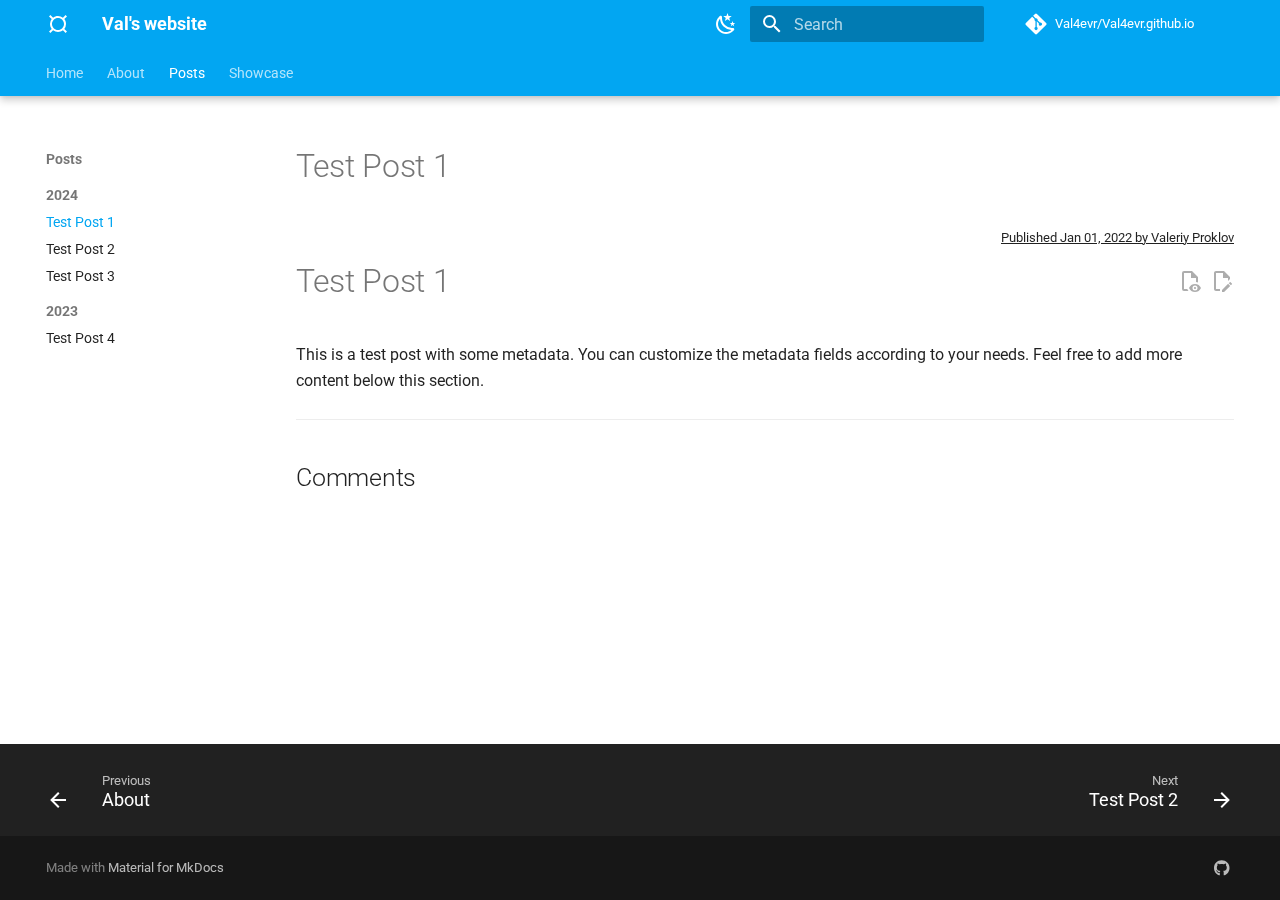
<file: posts/testPost1/index.html>
<!doctype html>
<html lang="en" class="no-js">
  <head>
    
      <meta charset="utf-8">
      <meta name="viewport" content="width=device-width,initial-scale=1">
      
        <meta name="description" content="Mostly posts about cool projects">
      
      
      
        <link rel="canonical" href="https://Val4evr.github.io/posts/testPost1/">
      
      
        <link rel="prev" href="../../about/">
      
      
        <link rel="next" href="../testPost2/">
      
      
      <link rel="icon" href="../../assets/images/favicon.png">
      <meta name="generator" content="mkdocs-1.6.0, mkdocs-material-9.5.24">
    
    
      
        <title>Test Post 1 - Val's website</title>
      
    
    
      <link rel="stylesheet" href="../../assets/stylesheets/main.6543a935.min.css">
      
        
        <link rel="stylesheet" href="../../assets/stylesheets/palette.06af60db.min.css">
      
      


    
    
      
    
    
      
        
        
        <link rel="preconnect" href="https://fonts.gstatic.com" crossorigin>
        <link rel="stylesheet" href="https://fonts.googleapis.com/css?family=Roboto:300,300i,400,400i,700,700i%7CRoboto+Mono:400,400i,700,700i&display=fallback">
        <style>:root{--md-text-font:"Roboto";--md-code-font:"Roboto Mono"}</style>
      
    
    
      <link rel="stylesheet" href="../../assets/_markdown_exec_pyodide.css">
    
      <link rel="stylesheet" href="../../css/custom.css">
    
    <script>__md_scope=new URL("../..",location),__md_hash=e=>[...e].reduce((e,_)=>(e<<5)-e+_.charCodeAt(0),0),__md_get=(e,_=localStorage,t=__md_scope)=>JSON.parse(_.getItem(t.pathname+"."+e)),__md_set=(e,_,t=localStorage,a=__md_scope)=>{try{t.setItem(a.pathname+"."+e,JSON.stringify(_))}catch(e){}}</script>
    
      

    
    
    
  </head>
  
  
    
    
      
    
    
    
    
    <body dir="ltr" data-md-color-scheme="default" data-md-color-primary="light-blue" data-md-color-accent="teal">
  
    
    <input class="md-toggle" data-md-toggle="drawer" type="checkbox" id="__drawer" autocomplete="off">
    <input class="md-toggle" data-md-toggle="search" type="checkbox" id="__search" autocomplete="off">
    <label class="md-overlay" for="__drawer"></label>
    <div data-md-component="skip">
      
        
        <a href="#test-post-1" class="md-skip">
          Skip to content
        </a>
      
    </div>
    <div data-md-component="announce">
      
    </div>
    
    
      

  

<header class="md-header md-header--shadow md-header--lifted" data-md-component="header">
  <nav class="md-header__inner md-grid" aria-label="Header">
    <a href="../.." title="Val&#39;s website" class="md-header__button md-logo" aria-label="Val's website" data-md-component="logo">
      
  
  <svg xmlns="http://www.w3.org/2000/svg" viewBox="0 0 24 24"><path d="M4.41 3 3 4.41 5.69 7.1A7.924 7.924 0 0 0 4 12c0 1.85.63 3.55 1.69 4.9L3 19.59 4.41 21l2.69-2.69A7.924 7.924 0 0 0 12 20c1.85 0 3.55-.63 4.9-1.69L19.59 21 21 19.59l-2.69-2.69A7.924 7.924 0 0 0 20 12c0-1.85-.63-3.55-1.69-4.9L21 4.41 19.59 3 16.9 5.69A7.924 7.924 0 0 0 12 4c-1.85 0-3.55.63-4.9 1.69L4.41 3M12 6c3.31 0 6 2.69 6 6s-2.69 6-6 6-6-2.69-6-6 2.69-6 6-6Z"/></svg>

    </a>
    <label class="md-header__button md-icon" for="__drawer">
      
      <svg xmlns="http://www.w3.org/2000/svg" viewBox="0 0 24 24"><path d="M3 6h18v2H3V6m0 5h18v2H3v-2m0 5h18v2H3v-2Z"/></svg>
    </label>
    <div class="md-header__title" data-md-component="header-title">
      <div class="md-header__ellipsis">
        <div class="md-header__topic">
          <span class="md-ellipsis">
            Val's website
          </span>
        </div>
        <div class="md-header__topic" data-md-component="header-topic">
          <span class="md-ellipsis">
            
              Test Post 1
            
          </span>
        </div>
      </div>
    </div>
    
      
        <form class="md-header__option" data-md-component="palette">
  
    
    
    
    <input class="md-option" data-md-color-media="(prefers-color-scheme: light)" data-md-color-scheme="default" data-md-color-primary="light-blue" data-md-color-accent="teal"  aria-label="Switch to dark theme"  type="radio" name="__palette" id="__palette_0">
    
      <label class="md-header__button md-icon" title="Switch to dark theme" for="__palette_1" hidden>
        <svg xmlns="http://www.w3.org/2000/svg" viewBox="0 0 24 24"><path d="m17.75 4.09-2.53 1.94.91 3.06-2.63-1.81-2.63 1.81.91-3.06-2.53-1.94L12.44 4l1.06-3 1.06 3 3.19.09m3.5 6.91-1.64 1.25.59 1.98-1.7-1.17-1.7 1.17.59-1.98L15.75 11l2.06-.05L18.5 9l.69 1.95 2.06.05m-2.28 4.95c.83-.08 1.72 1.1 1.19 1.85-.32.45-.66.87-1.08 1.27C15.17 23 8.84 23 4.94 19.07c-3.91-3.9-3.91-10.24 0-14.14.4-.4.82-.76 1.27-1.08.75-.53 1.93.36 1.85 1.19-.27 2.86.69 5.83 2.89 8.02a9.96 9.96 0 0 0 8.02 2.89m-1.64 2.02a12.08 12.08 0 0 1-7.8-3.47c-2.17-2.19-3.33-5-3.49-7.82-2.81 3.14-2.7 7.96.31 10.98 3.02 3.01 7.84 3.12 10.98.31Z"/></svg>
      </label>
    
  
    
    
    
    <input class="md-option" data-md-color-media="(prefers-color-scheme: dark)" data-md-color-scheme="slate" data-md-color-primary="black" data-md-color-accent="lime"  aria-label="Switch to light theme"  type="radio" name="__palette" id="__palette_1">
    
      <label class="md-header__button md-icon" title="Switch to light theme" for="__palette_0" hidden>
        <svg xmlns="http://www.w3.org/2000/svg" viewBox="0 0 24 24"><path d="M12 7a5 5 0 0 1 5 5 5 5 0 0 1-5 5 5 5 0 0 1-5-5 5 5 0 0 1 5-5m0 2a3 3 0 0 0-3 3 3 3 0 0 0 3 3 3 3 0 0 0 3-3 3 3 0 0 0-3-3m0-7 2.39 3.42C13.65 5.15 12.84 5 12 5c-.84 0-1.65.15-2.39.42L12 2M3.34 7l4.16-.35A7.2 7.2 0 0 0 5.94 8.5c-.44.74-.69 1.5-.83 2.29L3.34 7m.02 10 1.76-3.77a7.131 7.131 0 0 0 2.38 4.14L3.36 17M20.65 7l-1.77 3.79a7.023 7.023 0 0 0-2.38-4.15l4.15.36m-.01 10-4.14.36c.59-.51 1.12-1.14 1.54-1.86.42-.73.69-1.5.83-2.29L20.64 17M12 22l-2.41-3.44c.74.27 1.55.44 2.41.44.82 0 1.63-.17 2.37-.44L12 22Z"/></svg>
      </label>
    
  
</form>
      
    
    
      <script>var media,input,key,value,palette=__md_get("__palette");if(palette&&palette.color){"(prefers-color-scheme)"===palette.color.media&&(media=matchMedia("(prefers-color-scheme: light)"),input=document.querySelector(media.matches?"[data-md-color-media='(prefers-color-scheme: light)']":"[data-md-color-media='(prefers-color-scheme: dark)']"),palette.color.media=input.getAttribute("data-md-color-media"),palette.color.scheme=input.getAttribute("data-md-color-scheme"),palette.color.primary=input.getAttribute("data-md-color-primary"),palette.color.accent=input.getAttribute("data-md-color-accent"));for([key,value]of Object.entries(palette.color))document.body.setAttribute("data-md-color-"+key,value)}</script>
    
    
    
      <label class="md-header__button md-icon" for="__search">
        
        <svg xmlns="http://www.w3.org/2000/svg" viewBox="0 0 24 24"><path d="M9.5 3A6.5 6.5 0 0 1 16 9.5c0 1.61-.59 3.09-1.56 4.23l.27.27h.79l5 5-1.5 1.5-5-5v-.79l-.27-.27A6.516 6.516 0 0 1 9.5 16 6.5 6.5 0 0 1 3 9.5 6.5 6.5 0 0 1 9.5 3m0 2C7 5 5 7 5 9.5S7 14 9.5 14 14 12 14 9.5 12 5 9.5 5Z"/></svg>
      </label>
      <div class="md-search" data-md-component="search" role="dialog">
  <label class="md-search__overlay" for="__search"></label>
  <div class="md-search__inner" role="search">
    <form class="md-search__form" name="search">
      <input type="text" class="md-search__input" name="query" aria-label="Search" placeholder="Search" autocapitalize="off" autocorrect="off" autocomplete="off" spellcheck="false" data-md-component="search-query" required>
      <label class="md-search__icon md-icon" for="__search">
        
        <svg xmlns="http://www.w3.org/2000/svg" viewBox="0 0 24 24"><path d="M9.5 3A6.5 6.5 0 0 1 16 9.5c0 1.61-.59 3.09-1.56 4.23l.27.27h.79l5 5-1.5 1.5-5-5v-.79l-.27-.27A6.516 6.516 0 0 1 9.5 16 6.5 6.5 0 0 1 3 9.5 6.5 6.5 0 0 1 9.5 3m0 2C7 5 5 7 5 9.5S7 14 9.5 14 14 12 14 9.5 12 5 9.5 5Z"/></svg>
        
        <svg xmlns="http://www.w3.org/2000/svg" viewBox="0 0 24 24"><path d="M20 11v2H8l5.5 5.5-1.42 1.42L4.16 12l7.92-7.92L13.5 5.5 8 11h12Z"/></svg>
      </label>
      <nav class="md-search__options" aria-label="Search">
        
        <button type="reset" class="md-search__icon md-icon" title="Clear" aria-label="Clear" tabindex="-1">
          
          <svg xmlns="http://www.w3.org/2000/svg" viewBox="0 0 24 24"><path d="M19 6.41 17.59 5 12 10.59 6.41 5 5 6.41 10.59 12 5 17.59 6.41 19 12 13.41 17.59 19 19 17.59 13.41 12 19 6.41Z"/></svg>
        </button>
      </nav>
      
        <div class="md-search__suggest" data-md-component="search-suggest"></div>
      
    </form>
    <div class="md-search__output">
      <div class="md-search__scrollwrap" data-md-scrollfix>
        <div class="md-search-result" data-md-component="search-result">
          <div class="md-search-result__meta">
            Initializing search
          </div>
          <ol class="md-search-result__list" role="presentation"></ol>
        </div>
      </div>
    </div>
  </div>
</div>
    
    
      <div class="md-header__source">
        <a href="https://github.com/Val4evr/Val4evr.github.io" title="Go to repository" class="md-source" data-md-component="source">
  <div class="md-source__icon md-icon">
    
    <svg xmlns="http://www.w3.org/2000/svg" viewBox="0 0 448 512"><!--! Font Awesome Free 6.5.2 by @fontawesome - https://fontawesome.com License - https://fontawesome.com/license/free (Icons: CC BY 4.0, Fonts: SIL OFL 1.1, Code: MIT License) Copyright 2024 Fonticons, Inc.--><path d="M439.55 236.05 244 40.45a28.87 28.87 0 0 0-40.81 0l-40.66 40.63 51.52 51.52c27.06-9.14 52.68 16.77 43.39 43.68l49.66 49.66c34.23-11.8 61.18 31 35.47 56.69-26.49 26.49-70.21-2.87-56-37.34L240.22 199v121.85c25.3 12.54 22.26 41.85 9.08 55a34.34 34.34 0 0 1-48.55 0c-17.57-17.6-11.07-46.91 11.25-56v-123c-20.8-8.51-24.6-30.74-18.64-45L142.57 101 8.45 235.14a28.86 28.86 0 0 0 0 40.81l195.61 195.6a28.86 28.86 0 0 0 40.8 0l194.69-194.69a28.86 28.86 0 0 0 0-40.81z"/></svg>
  </div>
  <div class="md-source__repository">
    Val4evr/Val4evr.github.io
  </div>
</a>
      </div>
    
  </nav>
  
    
      
<nav class="md-tabs" aria-label="Tabs" data-md-component="tabs">
  <div class="md-grid">
    <ul class="md-tabs__list">
      
        
  
  
  
    <li class="md-tabs__item">
      <a href="../.." class="md-tabs__link">
        
  
    
  
  Home

      </a>
    </li>
  

      
        
  
  
  
    <li class="md-tabs__item">
      <a href="../../about/" class="md-tabs__link">
        
  
    
  
  About

      </a>
    </li>
  

      
        
  
  
    
  
  
    
    
      
  
  
    
  
  
    
    
      <li class="md-tabs__item md-tabs__item--active">
        <a href="./" class="md-tabs__link">
          
  
    
  
  Posts

        </a>
      </li>
    
  

    
  

      
        
  
  
  
    
    
      <li class="md-tabs__item">
        <a href="../../showcase/" class="md-tabs__link">
          
  
    
  
  Showcase

        </a>
      </li>
    
  

      
    </ul>
  </div>
</nav>
    
  
</header>
    
    <div class="md-container" data-md-component="container">
      
      
        
      
      <main class="md-main" data-md-component="main">
        <div class="md-main__inner md-grid">
          
            
              
                
              
              <div class="md-sidebar md-sidebar--primary" data-md-component="sidebar" data-md-type="navigation" >
                <div class="md-sidebar__scrollwrap">
                  <div class="md-sidebar__inner">
                    


  


<nav class="md-nav md-nav--primary md-nav--lifted" aria-label="Navigation" data-md-level="0">
  <label class="md-nav__title" for="__drawer">
    <a href="../.." title="Val&#39;s website" class="md-nav__button md-logo" aria-label="Val's website" data-md-component="logo">
      
  
  <svg xmlns="http://www.w3.org/2000/svg" viewBox="0 0 24 24"><path d="M4.41 3 3 4.41 5.69 7.1A7.924 7.924 0 0 0 4 12c0 1.85.63 3.55 1.69 4.9L3 19.59 4.41 21l2.69-2.69A7.924 7.924 0 0 0 12 20c1.85 0 3.55-.63 4.9-1.69L19.59 21 21 19.59l-2.69-2.69A7.924 7.924 0 0 0 20 12c0-1.85-.63-3.55-1.69-4.9L21 4.41 19.59 3 16.9 5.69A7.924 7.924 0 0 0 12 4c-1.85 0-3.55.63-4.9 1.69L4.41 3M12 6c3.31 0 6 2.69 6 6s-2.69 6-6 6-6-2.69-6-6 2.69-6 6-6Z"/></svg>

    </a>
    Val's website
  </label>
  
    <div class="md-nav__source">
      <a href="https://github.com/Val4evr/Val4evr.github.io" title="Go to repository" class="md-source" data-md-component="source">
  <div class="md-source__icon md-icon">
    
    <svg xmlns="http://www.w3.org/2000/svg" viewBox="0 0 448 512"><!--! Font Awesome Free 6.5.2 by @fontawesome - https://fontawesome.com License - https://fontawesome.com/license/free (Icons: CC BY 4.0, Fonts: SIL OFL 1.1, Code: MIT License) Copyright 2024 Fonticons, Inc.--><path d="M439.55 236.05 244 40.45a28.87 28.87 0 0 0-40.81 0l-40.66 40.63 51.52 51.52c27.06-9.14 52.68 16.77 43.39 43.68l49.66 49.66c34.23-11.8 61.18 31 35.47 56.69-26.49 26.49-70.21-2.87-56-37.34L240.22 199v121.85c25.3 12.54 22.26 41.85 9.08 55a34.34 34.34 0 0 1-48.55 0c-17.57-17.6-11.07-46.91 11.25-56v-123c-20.8-8.51-24.6-30.74-18.64-45L142.57 101 8.45 235.14a28.86 28.86 0 0 0 0 40.81l195.61 195.6a28.86 28.86 0 0 0 40.8 0l194.69-194.69a28.86 28.86 0 0 0 0-40.81z"/></svg>
  </div>
  <div class="md-source__repository">
    Val4evr/Val4evr.github.io
  </div>
</a>
    </div>
  
  <ul class="md-nav__list" data-md-scrollfix>
    
      
      
  
  
  
  
    <li class="md-nav__item">
      <a href="../.." class="md-nav__link">
        
  
  <span class="md-ellipsis">
    Home
  </span>
  

      </a>
    </li>
  

    
      
      
  
  
  
  
    <li class="md-nav__item">
      <a href="../../about/" class="md-nav__link">
        
  
  <span class="md-ellipsis">
    About
  </span>
  

      </a>
    </li>
  

    
      
      
  
  
    
  
  
  
    
    
      
        
      
        
      
    
    
      
        
        
      
      
        
      
    
    
    <li class="md-nav__item md-nav__item--active md-nav__item--section md-nav__item--nested">
      
        
        
        <input class="md-nav__toggle md-toggle " type="checkbox" id="__nav_3" checked>
        
          
          <label class="md-nav__link" for="__nav_3" id="__nav_3_label" tabindex="">
            
  
  <span class="md-ellipsis">
    Posts
  </span>
  

            <span class="md-nav__icon md-icon"></span>
          </label>
        
        <nav class="md-nav" data-md-level="1" aria-labelledby="__nav_3_label" aria-expanded="true">
          <label class="md-nav__title" for="__nav_3">
            <span class="md-nav__icon md-icon"></span>
            Posts
          </label>
          <ul class="md-nav__list" data-md-scrollfix>
            
              
                
  
  
    
  
  
  
    
    
      
        
      
        
      
        
      
    
    
      
      
        
          
          
        
      
    
    
    <li class="md-nav__item md-nav__item--active md-nav__item--section md-nav__item--nested">
      
        
        
        <input class="md-nav__toggle md-toggle " type="checkbox" id="__nav_3_1" checked>
        
          
          <label class="md-nav__link" for="__nav_3_1" id="__nav_3_1_label" tabindex="">
            
  
  <span class="md-ellipsis">
    2024
  </span>
  

            <span class="md-nav__icon md-icon"></span>
          </label>
        
        <nav class="md-nav" data-md-level="2" aria-labelledby="__nav_3_1_label" aria-expanded="true">
          <label class="md-nav__title" for="__nav_3_1">
            <span class="md-nav__icon md-icon"></span>
            2024
          </label>
          <ul class="md-nav__list" data-md-scrollfix>
            
              
                
  
  
    
  
  
  
    <li class="md-nav__item md-nav__item--active">
      
      <input class="md-nav__toggle md-toggle" type="checkbox" id="__toc">
      
      
        
      
      
      <a href="./" class="md-nav__link md-nav__link--active">
        
  
  <span class="md-ellipsis">
    Test Post 1
  </span>
  

      </a>
      
    </li>
  

              
            
              
                
  
  
  
  
    <li class="md-nav__item">
      <a href="../testPost2/" class="md-nav__link">
        
  
  <span class="md-ellipsis">
    Test Post 2
  </span>
  

      </a>
    </li>
  

              
            
              
                
  
  
  
  
    <li class="md-nav__item">
      <a href="../testPost3/" class="md-nav__link">
        
  
  <span class="md-ellipsis">
    Test Post 3
  </span>
  

      </a>
    </li>
  

              
            
          </ul>
        </nav>
      
    </li>
  

              
            
              
                
  
  
  
  
    
    
      
        
      
    
    
      
      
        
          
          
        
      
    
    
    <li class="md-nav__item md-nav__item--section md-nav__item--nested">
      
        
        
        <input class="md-nav__toggle md-toggle " type="checkbox" id="__nav_3_2" >
        
          
          <label class="md-nav__link" for="__nav_3_2" id="__nav_3_2_label" tabindex="">
            
  
  <span class="md-ellipsis">
    2023
  </span>
  

            <span class="md-nav__icon md-icon"></span>
          </label>
        
        <nav class="md-nav" data-md-level="2" aria-labelledby="__nav_3_2_label" aria-expanded="false">
          <label class="md-nav__title" for="__nav_3_2">
            <span class="md-nav__icon md-icon"></span>
            2023
          </label>
          <ul class="md-nav__list" data-md-scrollfix>
            
              
                
  
  
  
  
    <li class="md-nav__item">
      <a href="../testPost4/" class="md-nav__link">
        
  
  <span class="md-ellipsis">
    Test Post 4
  </span>
  

      </a>
    </li>
  

              
            
          </ul>
        </nav>
      
    </li>
  

              
            
          </ul>
        </nav>
      
    </li>
  

    
      
      
  
  
  
  
    
    
      
        
      
        
      
    
    
      
      
        
      
    
    
    <li class="md-nav__item md-nav__item--nested">
      
        
        
        <input class="md-nav__toggle md-toggle " type="checkbox" id="__nav_4" >
        
          
          <label class="md-nav__link" for="__nav_4" id="__nav_4_label" tabindex="0">
            
  
  <span class="md-ellipsis">
    Showcase
  </span>
  

            <span class="md-nav__icon md-icon"></span>
          </label>
        
        <nav class="md-nav" data-md-level="1" aria-labelledby="__nav_4_label" aria-expanded="false">
          <label class="md-nav__title" for="__nav_4">
            <span class="md-nav__icon md-icon"></span>
            Showcase
          </label>
          <ul class="md-nav__list" data-md-scrollfix>
            
              
                
  
  
  
  
    <li class="md-nav__item">
      <a href="../../showcase/" class="md-nav__link">
        
  
  <span class="md-ellipsis">
    Showcase Grid
  </span>
  

      </a>
    </li>
  

              
            
              
                
  
  
  
  
    
    
      
        
      
        
      
        
      
    
    
      
      
        
      
    
    
    <li class="md-nav__item md-nav__item--nested">
      
        
        
        <input class="md-nav__toggle md-toggle " type="checkbox" id="__nav_4_2" >
        
          
          <label class="md-nav__link" for="__nav_4_2" id="__nav_4_2_label" tabindex="0">
            
  
  <span class="md-ellipsis">
    Projects
  </span>
  

            <span class="md-nav__icon md-icon"></span>
          </label>
        
        <nav class="md-nav" data-md-level="2" aria-labelledby="__nav_4_2_label" aria-expanded="false">
          <label class="md-nav__title" for="__nav_4_2">
            <span class="md-nav__icon md-icon"></span>
            Projects
          </label>
          <ul class="md-nav__list" data-md-scrollfix>
            
              
                
  
  
  
  
    <li class="md-nav__item">
      <a href="../../showcase/project1/" class="md-nav__link">
        
  
  <span class="md-ellipsis">
    project 1
  </span>
  

      </a>
    </li>
  

              
            
              
                
  
  
  
  
    <li class="md-nav__item">
      <a href="../../showcase/project2/" class="md-nav__link">
        
  
  <span class="md-ellipsis">
    project 2
  </span>
  

      </a>
    </li>
  

              
            
              
                
  
  
  
  
    <li class="md-nav__item">
      <a href="../../showcase/project3/" class="md-nav__link">
        
  
  <span class="md-ellipsis">
    project 3
  </span>
  

      </a>
    </li>
  

              
            
          </ul>
        </nav>
      
    </li>
  

              
            
          </ul>
        </nav>
      
    </li>
  

    
  </ul>
</nav>
                  </div>
                </div>
              </div>
            
            
              
                
              
              <div class="md-sidebar md-sidebar--secondary" data-md-component="sidebar" data-md-type="toc" hidden>
                <div class="md-sidebar__scrollwrap">
                  <div class="md-sidebar__inner">
                    

<nav class="md-nav md-nav--secondary" aria-label="Table of contents">
  
  
  
    
  
  
</nav>
                  </div>
                </div>
              </div>
            
          
          
            <div class="md-content" data-md-component="content">
              <article class="md-content__inner md-typeset">
                
<h1>Test Post 1</h1>



<p class="post-meta">
  Published Jan 01, 2022
  by Valeriy Proklov
</p>

<a href="https://github.com/Val4evr/Val4evr.github.io/edit/main/docs/posts/testPost1.md" class="md-content__button md-icon"
  title="Edit this page">

  <svg xmlns="http://www.w3.org/2000/svg" viewBox="0 0 24 24">
    <path
      d="M10 20H6V4h7v5h5v3.1l2-2V8l-6-6H6c-1.1 0-2 .9-2 2v16c0 1.1.9 2 2 2h4v-2m10.2-7c.1 0 .3.1.4.2l1.3 1.3c.2.2.2.6 0 .8l-1 1-2.1-2.1 1-1c.1-.1.2-.2.4-.2m0 3.9L14.1 23H12v-2.1l6.1-6.1 2.1 2.1Z">
    </path>
  </svg>
</a>

<a href="https://github.com/Val4evr/Val4evr.github.io/raw/main/docs/posts/testPost1.md" class="md-content__button md-icon"
  title="View source of this page">

  <svg xmlns="http://www.w3.org/2000/svg" viewBox="0 0 24 24">
    <path
      d="M17 18c.56 0 1 .44 1 1s-.44 1-1 1-1-.44-1-1 .44-1 1-1m0-3c-2.73 0-5.06 1.66-6 4 .94 2.34 3.27 4 6 4s5.06-1.66 6-4c-.94-2.34-3.27-4-6-4m0 6.5a2.5 2.5 0 0 1-2.5-2.5 2.5 2.5 0 0 1 2.5-2.5 2.5 2.5 0 0 1 2.5 2.5 2.5 2.5 0 0 1-2.5 2.5M9.27 20H6V4h7v5h5v4.07c.7.08 1.36.25 2 .49V8l-6-6H6a2 2 0 0 0-2 2v16a2 2 0 0 0 2 2h4.5a8.15 8.15 0 0 1-1.23-2Z">
    </path>
  </svg>
</a>



<h1 id="test-post-1">Test Post 1<a class="headerlink" href="#test-post-1" title="Permanent link">¤</a></h1>
<p>This is a test post with some metadata. You can customize the metadata fields according to your needs. Feel free to add more content below this section.</p>





<!-- Giscus -->
<!-- https://squidfunk.github.io/mkdocs-material/setup/adding-a-comment-system/#giscus-integration -->
<hr>
<h2 id="__comments">Comments</h2>

<script src="https://giscus.app/client.js"
        data-repo="Val4evr/Val4evr.github.io"
        data-repo-id="R_kgDOMAQOXw"
        data-category="Announcements"
        data-category-id="DIC_kwDOMAQOX84Cfmr4"
        data-mapping="title"
        data-strict="1"
        data-reactions-enabled="1"
        data-emit-metadata="0"
        data-input-position="top"
        data-theme="preferred_color_scheme"
        data-lang="en"
        data-loading="lazy"
        crossorigin="anonymous"
        async>
</script>

<!-- Reload on palette change -->
<script>
  var palette = __md_get("__palette")
  if (palette && typeof palette.color === "object")
    if (palette.color.scheme === "slate") {
      var giscus = document.querySelector("script[src*=giscus]")
      giscus.setAttribute("data-theme", "dark")
    }

  /* Register event handlers after documented loaded */
  document.addEventListener("DOMContentLoaded", function () {
    var ref = document.querySelector("[data-md-component=palette]")
    ref.addEventListener("change", function () {
      var palette = __md_get("__palette")
      if (palette && typeof palette.color === "object") {
        var theme = palette.color.scheme === "slate" ? "dark" : "light"

        /* Instruct Giscus to change theme */
        var frame = document.querySelector(".giscus-frame")
        frame.contentWindow.postMessage(
          { giscus: { setConfig: { theme } } },
          "https://giscus.app"
        )
      }
    })
  })
</script>

              </article>
            </div>
          
          
<script>var target=document.getElementById(location.hash.slice(1));target&&target.name&&(target.checked=target.name.startsWith("__tabbed_"))</script>
        </div>
        
          <button type="button" class="md-top md-icon" data-md-component="top" hidden>
  
  <svg xmlns="http://www.w3.org/2000/svg" viewBox="0 0 24 24"><path d="M13 20h-2V8l-5.5 5.5-1.42-1.42L12 4.16l7.92 7.92-1.42 1.42L13 8v12Z"/></svg>
  Back to top
</button>
        
      </main>
      
        <footer class="md-footer">
  
    
      
        
      
      <nav class="md-footer__inner md-grid" aria-label="Footer" >
        
          
          <a href="../../about/" class="md-footer__link md-footer__link--prev" aria-label="Previous: About">
            <div class="md-footer__button md-icon">
              
              <svg xmlns="http://www.w3.org/2000/svg" viewBox="0 0 24 24"><path d="M20 11v2H8l5.5 5.5-1.42 1.42L4.16 12l7.92-7.92L13.5 5.5 8 11h12Z"/></svg>
            </div>
            <div class="md-footer__title">
              <span class="md-footer__direction">
                Previous
              </span>
              <div class="md-ellipsis">
                About
              </div>
            </div>
          </a>
        
        
          
          <a href="../testPost2/" class="md-footer__link md-footer__link--next" aria-label="Next: Test Post 2">
            <div class="md-footer__title">
              <span class="md-footer__direction">
                Next
              </span>
              <div class="md-ellipsis">
                Test Post 2
              </div>
            </div>
            <div class="md-footer__button md-icon">
              
              <svg xmlns="http://www.w3.org/2000/svg" viewBox="0 0 24 24"><path d="M4 11v2h12l-5.5 5.5 1.42 1.42L19.84 12l-7.92-7.92L10.5 5.5 16 11H4Z"/></svg>
            </div>
          </a>
        
      </nav>
    
  
  <div class="md-footer-meta md-typeset">
    <div class="md-footer-meta__inner md-grid">
      <div class="md-copyright">
  
  
    Made with
    <a href="https://squidfunk.github.io/mkdocs-material/" target="_blank" rel="noopener">
      Material for MkDocs
    </a>
  
</div>
      
        <div class="md-social">
  
    
    
    
    
      
      
    
    <a href="https://github.com" target="_blank" rel="noopener" title="github.com" class="md-social__link">
      <svg xmlns="http://www.w3.org/2000/svg" viewBox="0 0 496 512"><!--! Font Awesome Free 6.5.2 by @fontawesome - https://fontawesome.com License - https://fontawesome.com/license/free (Icons: CC BY 4.0, Fonts: SIL OFL 1.1, Code: MIT License) Copyright 2024 Fonticons, Inc.--><path d="M165.9 397.4c0 2-2.3 3.6-5.2 3.6-3.3.3-5.6-1.3-5.6-3.6 0-2 2.3-3.6 5.2-3.6 3-.3 5.6 1.3 5.6 3.6zm-31.1-4.5c-.7 2 1.3 4.3 4.3 4.9 2.6 1 5.6 0 6.2-2s-1.3-4.3-4.3-5.2c-2.6-.7-5.5.3-6.2 2.3zm44.2-1.7c-2.9.7-4.9 2.6-4.6 4.9.3 2 2.9 3.3 5.9 2.6 2.9-.7 4.9-2.6 4.6-4.6-.3-1.9-3-3.2-5.9-2.9zM244.8 8C106.1 8 0 113.3 0 252c0 110.9 69.8 205.8 169.5 239.2 12.8 2.3 17.3-5.6 17.3-12.1 0-6.2-.3-40.4-.3-61.4 0 0-70 15-84.7-29.8 0 0-11.4-29.1-27.8-36.6 0 0-22.9-15.7 1.6-15.4 0 0 24.9 2 38.6 25.8 21.9 38.6 58.6 27.5 72.9 20.9 2.3-16 8.8-27.1 16-33.7-55.9-6.2-112.3-14.3-112.3-110.5 0-27.5 7.6-41.3 23.6-58.9-2.6-6.5-11.1-33.3 2.6-67.9 20.9-6.5 69 27 69 27 20-5.6 41.5-8.5 62.8-8.5s42.8 2.9 62.8 8.5c0 0 48.1-33.6 69-27 13.7 34.7 5.2 61.4 2.6 67.9 16 17.7 25.8 31.5 25.8 58.9 0 96.5-58.9 104.2-114.8 110.5 9.2 7.9 17 22.9 17 46.4 0 33.7-.3 75.4-.3 83.6 0 6.5 4.6 14.4 17.3 12.1C428.2 457.8 496 362.9 496 252 496 113.3 383.5 8 244.8 8zM97.2 352.9c-1.3 1-1 3.3.7 5.2 1.6 1.6 3.9 2.3 5.2 1 1.3-1 1-3.3-.7-5.2-1.6-1.6-3.9-2.3-5.2-1zm-10.8-8.1c-.7 1.3.3 2.9 2.3 3.9 1.6 1 3.6.7 4.3-.7.7-1.3-.3-2.9-2.3-3.9-2-.6-3.6-.3-4.3.7zm32.4 35.6c-1.6 1.3-1 4.3 1.3 6.2 2.3 2.3 5.2 2.6 6.5 1 1.3-1.3.7-4.3-1.3-6.2-2.2-2.3-5.2-2.6-6.5-1zm-11.4-14.7c-1.6 1-1.6 3.6 0 5.9 1.6 2.3 4.3 3.3 5.6 2.3 1.6-1.3 1.6-3.9 0-6.2-1.4-2.3-4-3.3-5.6-2z"/></svg>
    </a>
  
</div>
      
    </div>
  </div>
</footer>
      
    </div>
    <div class="md-dialog" data-md-component="dialog">
      <div class="md-dialog__inner md-typeset"></div>
    </div>
    
    
    <script id="__config" type="application/json">{"base": "../..", "features": ["navigation.footer", "announce.dismiss", "content.action.edit", "content.action.view", "content.code.annotate", "content.code.copy", "content.tooltips", "navigation.indexes", "navigation.sections", "navigation.tabs", "navigation.tabs.sticky", "navigation.top", "search.highlight", "search.suggest", "toc.follow"], "search": "../../assets/javascripts/workers/search.b8dbb3d2.min.js", "translations": {"clipboard.copied": "Copied to clipboard", "clipboard.copy": "Copy to clipboard", "search.result.more.one": "1 more on this page", "search.result.more.other": "# more on this page", "search.result.none": "No matching documents", "search.result.one": "1 matching document", "search.result.other": "# matching documents", "search.result.placeholder": "Type to start searching", "search.result.term.missing": "Missing", "select.version": "Select version"}}</script>
    
    
      <script src="../../assets/javascripts/bundle.081f42fc.min.js"></script>
      
        <script src="../../assets/_markdown_exec_pyodide.js"></script>
      
    
  </body>
</html>
</file>
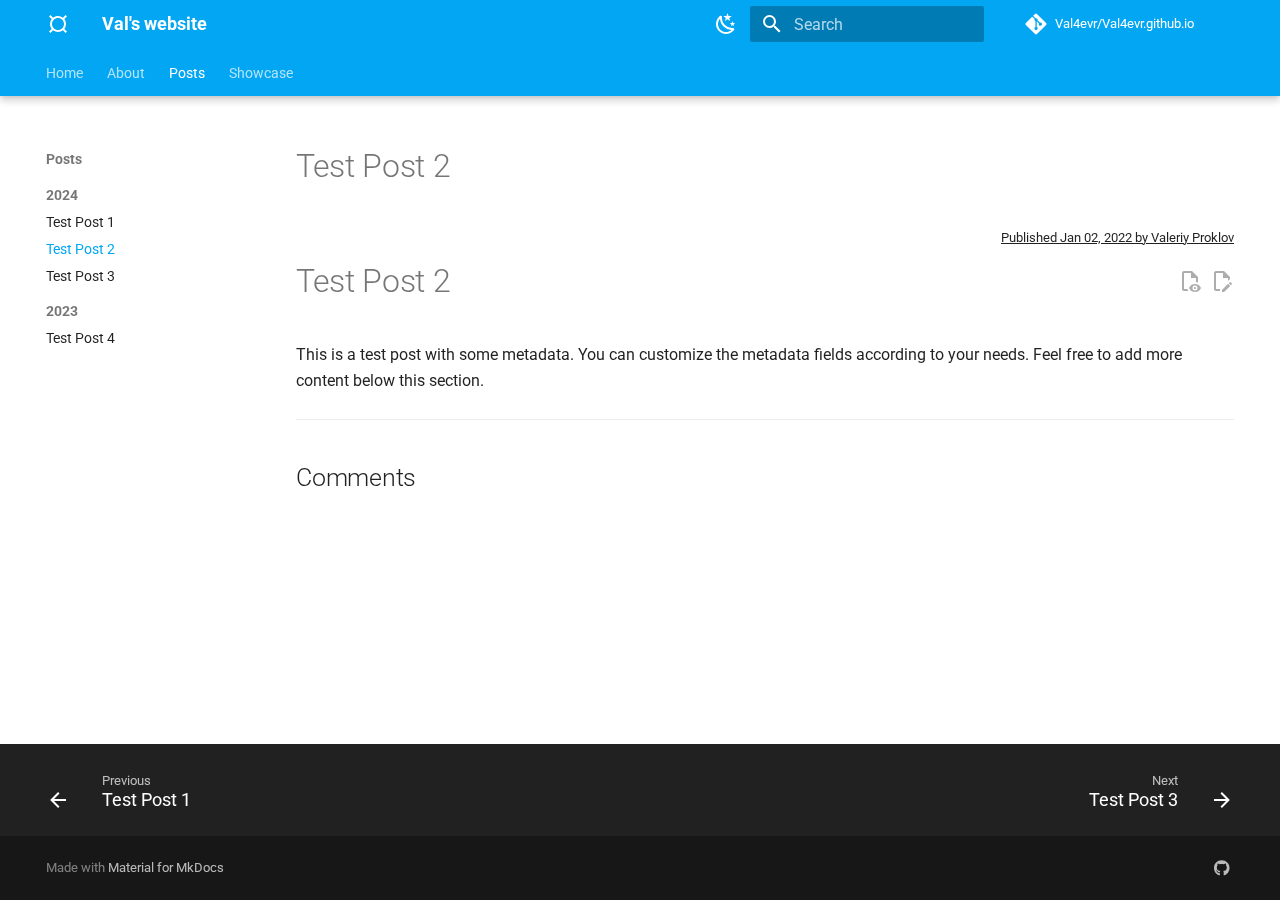
<file: posts/testPost2/index.html>
<!doctype html>
<html lang="en" class="no-js">
  <head>
    
      <meta charset="utf-8">
      <meta name="viewport" content="width=device-width,initial-scale=1">
      
        <meta name="description" content="Mostly posts about cool projects">
      
      
      
        <link rel="canonical" href="https://Val4evr.github.io/posts/testPost2/">
      
      
        <link rel="prev" href="../testPost1/">
      
      
        <link rel="next" href="../testPost3/">
      
      
      <link rel="icon" href="../../assets/images/favicon.png">
      <meta name="generator" content="mkdocs-1.6.0, mkdocs-material-9.5.24">
    
    
      
        <title>Test Post 2 - Val's website</title>
      
    
    
      <link rel="stylesheet" href="../../assets/stylesheets/main.6543a935.min.css">
      
        
        <link rel="stylesheet" href="../../assets/stylesheets/palette.06af60db.min.css">
      
      


    
    
      
    
    
      
        
        
        <link rel="preconnect" href="https://fonts.gstatic.com" crossorigin>
        <link rel="stylesheet" href="https://fonts.googleapis.com/css?family=Roboto:300,300i,400,400i,700,700i%7CRoboto+Mono:400,400i,700,700i&display=fallback">
        <style>:root{--md-text-font:"Roboto";--md-code-font:"Roboto Mono"}</style>
      
    
    
      <link rel="stylesheet" href="../../assets/_markdown_exec_pyodide.css">
    
      <link rel="stylesheet" href="../../css/custom.css">
    
    <script>__md_scope=new URL("../..",location),__md_hash=e=>[...e].reduce((e,_)=>(e<<5)-e+_.charCodeAt(0),0),__md_get=(e,_=localStorage,t=__md_scope)=>JSON.parse(_.getItem(t.pathname+"."+e)),__md_set=(e,_,t=localStorage,a=__md_scope)=>{try{t.setItem(a.pathname+"."+e,JSON.stringify(_))}catch(e){}}</script>
    
      

    
    
    
  </head>
  
  
    
    
      
    
    
    
    
    <body dir="ltr" data-md-color-scheme="default" data-md-color-primary="light-blue" data-md-color-accent="teal">
  
    
    <input class="md-toggle" data-md-toggle="drawer" type="checkbox" id="__drawer" autocomplete="off">
    <input class="md-toggle" data-md-toggle="search" type="checkbox" id="__search" autocomplete="off">
    <label class="md-overlay" for="__drawer"></label>
    <div data-md-component="skip">
      
        
        <a href="#test-post-2" class="md-skip">
          Skip to content
        </a>
      
    </div>
    <div data-md-component="announce">
      
    </div>
    
    
      

  

<header class="md-header md-header--shadow md-header--lifted" data-md-component="header">
  <nav class="md-header__inner md-grid" aria-label="Header">
    <a href="../.." title="Val&#39;s website" class="md-header__button md-logo" aria-label="Val's website" data-md-component="logo">
      
  
  <svg xmlns="http://www.w3.org/2000/svg" viewBox="0 0 24 24"><path d="M4.41 3 3 4.41 5.69 7.1A7.924 7.924 0 0 0 4 12c0 1.85.63 3.55 1.69 4.9L3 19.59 4.41 21l2.69-2.69A7.924 7.924 0 0 0 12 20c1.85 0 3.55-.63 4.9-1.69L19.59 21 21 19.59l-2.69-2.69A7.924 7.924 0 0 0 20 12c0-1.85-.63-3.55-1.69-4.9L21 4.41 19.59 3 16.9 5.69A7.924 7.924 0 0 0 12 4c-1.85 0-3.55.63-4.9 1.69L4.41 3M12 6c3.31 0 6 2.69 6 6s-2.69 6-6 6-6-2.69-6-6 2.69-6 6-6Z"/></svg>

    </a>
    <label class="md-header__button md-icon" for="__drawer">
      
      <svg xmlns="http://www.w3.org/2000/svg" viewBox="0 0 24 24"><path d="M3 6h18v2H3V6m0 5h18v2H3v-2m0 5h18v2H3v-2Z"/></svg>
    </label>
    <div class="md-header__title" data-md-component="header-title">
      <div class="md-header__ellipsis">
        <div class="md-header__topic">
          <span class="md-ellipsis">
            Val's website
          </span>
        </div>
        <div class="md-header__topic" data-md-component="header-topic">
          <span class="md-ellipsis">
            
              Test Post 2
            
          </span>
        </div>
      </div>
    </div>
    
      
        <form class="md-header__option" data-md-component="palette">
  
    
    
    
    <input class="md-option" data-md-color-media="(prefers-color-scheme: light)" data-md-color-scheme="default" data-md-color-primary="light-blue" data-md-color-accent="teal"  aria-label="Switch to dark theme"  type="radio" name="__palette" id="__palette_0">
    
      <label class="md-header__button md-icon" title="Switch to dark theme" for="__palette_1" hidden>
        <svg xmlns="http://www.w3.org/2000/svg" viewBox="0 0 24 24"><path d="m17.75 4.09-2.53 1.94.91 3.06-2.63-1.81-2.63 1.81.91-3.06-2.53-1.94L12.44 4l1.06-3 1.06 3 3.19.09m3.5 6.91-1.64 1.25.59 1.98-1.7-1.17-1.7 1.17.59-1.98L15.75 11l2.06-.05L18.5 9l.69 1.95 2.06.05m-2.28 4.95c.83-.08 1.72 1.1 1.19 1.85-.32.45-.66.87-1.08 1.27C15.17 23 8.84 23 4.94 19.07c-3.91-3.9-3.91-10.24 0-14.14.4-.4.82-.76 1.27-1.08.75-.53 1.93.36 1.85 1.19-.27 2.86.69 5.83 2.89 8.02a9.96 9.96 0 0 0 8.02 2.89m-1.64 2.02a12.08 12.08 0 0 1-7.8-3.47c-2.17-2.19-3.33-5-3.49-7.82-2.81 3.14-2.7 7.96.31 10.98 3.02 3.01 7.84 3.12 10.98.31Z"/></svg>
      </label>
    
  
    
    
    
    <input class="md-option" data-md-color-media="(prefers-color-scheme: dark)" data-md-color-scheme="slate" data-md-color-primary="black" data-md-color-accent="lime"  aria-label="Switch to light theme"  type="radio" name="__palette" id="__palette_1">
    
      <label class="md-header__button md-icon" title="Switch to light theme" for="__palette_0" hidden>
        <svg xmlns="http://www.w3.org/2000/svg" viewBox="0 0 24 24"><path d="M12 7a5 5 0 0 1 5 5 5 5 0 0 1-5 5 5 5 0 0 1-5-5 5 5 0 0 1 5-5m0 2a3 3 0 0 0-3 3 3 3 0 0 0 3 3 3 3 0 0 0 3-3 3 3 0 0 0-3-3m0-7 2.39 3.42C13.65 5.15 12.84 5 12 5c-.84 0-1.65.15-2.39.42L12 2M3.34 7l4.16-.35A7.2 7.2 0 0 0 5.94 8.5c-.44.74-.69 1.5-.83 2.29L3.34 7m.02 10 1.76-3.77a7.131 7.131 0 0 0 2.38 4.14L3.36 17M20.65 7l-1.77 3.79a7.023 7.023 0 0 0-2.38-4.15l4.15.36m-.01 10-4.14.36c.59-.51 1.12-1.14 1.54-1.86.42-.73.69-1.5.83-2.29L20.64 17M12 22l-2.41-3.44c.74.27 1.55.44 2.41.44.82 0 1.63-.17 2.37-.44L12 22Z"/></svg>
      </label>
    
  
</form>
      
    
    
      <script>var media,input,key,value,palette=__md_get("__palette");if(palette&&palette.color){"(prefers-color-scheme)"===palette.color.media&&(media=matchMedia("(prefers-color-scheme: light)"),input=document.querySelector(media.matches?"[data-md-color-media='(prefers-color-scheme: light)']":"[data-md-color-media='(prefers-color-scheme: dark)']"),palette.color.media=input.getAttribute("data-md-color-media"),palette.color.scheme=input.getAttribute("data-md-color-scheme"),palette.color.primary=input.getAttribute("data-md-color-primary"),palette.color.accent=input.getAttribute("data-md-color-accent"));for([key,value]of Object.entries(palette.color))document.body.setAttribute("data-md-color-"+key,value)}</script>
    
    
    
      <label class="md-header__button md-icon" for="__search">
        
        <svg xmlns="http://www.w3.org/2000/svg" viewBox="0 0 24 24"><path d="M9.5 3A6.5 6.5 0 0 1 16 9.5c0 1.61-.59 3.09-1.56 4.23l.27.27h.79l5 5-1.5 1.5-5-5v-.79l-.27-.27A6.516 6.516 0 0 1 9.5 16 6.5 6.5 0 0 1 3 9.5 6.5 6.5 0 0 1 9.5 3m0 2C7 5 5 7 5 9.5S7 14 9.5 14 14 12 14 9.5 12 5 9.5 5Z"/></svg>
      </label>
      <div class="md-search" data-md-component="search" role="dialog">
  <label class="md-search__overlay" for="__search"></label>
  <div class="md-search__inner" role="search">
    <form class="md-search__form" name="search">
      <input type="text" class="md-search__input" name="query" aria-label="Search" placeholder="Search" autocapitalize="off" autocorrect="off" autocomplete="off" spellcheck="false" data-md-component="search-query" required>
      <label class="md-search__icon md-icon" for="__search">
        
        <svg xmlns="http://www.w3.org/2000/svg" viewBox="0 0 24 24"><path d="M9.5 3A6.5 6.5 0 0 1 16 9.5c0 1.61-.59 3.09-1.56 4.23l.27.27h.79l5 5-1.5 1.5-5-5v-.79l-.27-.27A6.516 6.516 0 0 1 9.5 16 6.5 6.5 0 0 1 3 9.5 6.5 6.5 0 0 1 9.5 3m0 2C7 5 5 7 5 9.5S7 14 9.5 14 14 12 14 9.5 12 5 9.5 5Z"/></svg>
        
        <svg xmlns="http://www.w3.org/2000/svg" viewBox="0 0 24 24"><path d="M20 11v2H8l5.5 5.5-1.42 1.42L4.16 12l7.92-7.92L13.5 5.5 8 11h12Z"/></svg>
      </label>
      <nav class="md-search__options" aria-label="Search">
        
        <button type="reset" class="md-search__icon md-icon" title="Clear" aria-label="Clear" tabindex="-1">
          
          <svg xmlns="http://www.w3.org/2000/svg" viewBox="0 0 24 24"><path d="M19 6.41 17.59 5 12 10.59 6.41 5 5 6.41 10.59 12 5 17.59 6.41 19 12 13.41 17.59 19 19 17.59 13.41 12 19 6.41Z"/></svg>
        </button>
      </nav>
      
        <div class="md-search__suggest" data-md-component="search-suggest"></div>
      
    </form>
    <div class="md-search__output">
      <div class="md-search__scrollwrap" data-md-scrollfix>
        <div class="md-search-result" data-md-component="search-result">
          <div class="md-search-result__meta">
            Initializing search
          </div>
          <ol class="md-search-result__list" role="presentation"></ol>
        </div>
      </div>
    </div>
  </div>
</div>
    
    
      <div class="md-header__source">
        <a href="https://github.com/Val4evr/Val4evr.github.io" title="Go to repository" class="md-source" data-md-component="source">
  <div class="md-source__icon md-icon">
    
    <svg xmlns="http://www.w3.org/2000/svg" viewBox="0 0 448 512"><!--! Font Awesome Free 6.5.2 by @fontawesome - https://fontawesome.com License - https://fontawesome.com/license/free (Icons: CC BY 4.0, Fonts: SIL OFL 1.1, Code: MIT License) Copyright 2024 Fonticons, Inc.--><path d="M439.55 236.05 244 40.45a28.87 28.87 0 0 0-40.81 0l-40.66 40.63 51.52 51.52c27.06-9.14 52.68 16.77 43.39 43.68l49.66 49.66c34.23-11.8 61.18 31 35.47 56.69-26.49 26.49-70.21-2.87-56-37.34L240.22 199v121.85c25.3 12.54 22.26 41.85 9.08 55a34.34 34.34 0 0 1-48.55 0c-17.57-17.6-11.07-46.91 11.25-56v-123c-20.8-8.51-24.6-30.74-18.64-45L142.57 101 8.45 235.14a28.86 28.86 0 0 0 0 40.81l195.61 195.6a28.86 28.86 0 0 0 40.8 0l194.69-194.69a28.86 28.86 0 0 0 0-40.81z"/></svg>
  </div>
  <div class="md-source__repository">
    Val4evr/Val4evr.github.io
  </div>
</a>
      </div>
    
  </nav>
  
    
      
<nav class="md-tabs" aria-label="Tabs" data-md-component="tabs">
  <div class="md-grid">
    <ul class="md-tabs__list">
      
        
  
  
  
    <li class="md-tabs__item">
      <a href="../.." class="md-tabs__link">
        
  
    
  
  Home

      </a>
    </li>
  

      
        
  
  
  
    <li class="md-tabs__item">
      <a href="../../about/" class="md-tabs__link">
        
  
    
  
  About

      </a>
    </li>
  

      
        
  
  
    
  
  
    
    
      
  
  
    
  
  
    
    
      <li class="md-tabs__item md-tabs__item--active">
        <a href="../testPost1/" class="md-tabs__link">
          
  
    
  
  Posts

        </a>
      </li>
    
  

    
  

      
        
  
  
  
    
    
      <li class="md-tabs__item">
        <a href="../../showcase/" class="md-tabs__link">
          
  
    
  
  Showcase

        </a>
      </li>
    
  

      
    </ul>
  </div>
</nav>
    
  
</header>
    
    <div class="md-container" data-md-component="container">
      
      
        
      
      <main class="md-main" data-md-component="main">
        <div class="md-main__inner md-grid">
          
            
              
                
              
              <div class="md-sidebar md-sidebar--primary" data-md-component="sidebar" data-md-type="navigation" >
                <div class="md-sidebar__scrollwrap">
                  <div class="md-sidebar__inner">
                    


  


<nav class="md-nav md-nav--primary md-nav--lifted" aria-label="Navigation" data-md-level="0">
  <label class="md-nav__title" for="__drawer">
    <a href="../.." title="Val&#39;s website" class="md-nav__button md-logo" aria-label="Val's website" data-md-component="logo">
      
  
  <svg xmlns="http://www.w3.org/2000/svg" viewBox="0 0 24 24"><path d="M4.41 3 3 4.41 5.69 7.1A7.924 7.924 0 0 0 4 12c0 1.85.63 3.55 1.69 4.9L3 19.59 4.41 21l2.69-2.69A7.924 7.924 0 0 0 12 20c1.85 0 3.55-.63 4.9-1.69L19.59 21 21 19.59l-2.69-2.69A7.924 7.924 0 0 0 20 12c0-1.85-.63-3.55-1.69-4.9L21 4.41 19.59 3 16.9 5.69A7.924 7.924 0 0 0 12 4c-1.85 0-3.55.63-4.9 1.69L4.41 3M12 6c3.31 0 6 2.69 6 6s-2.69 6-6 6-6-2.69-6-6 2.69-6 6-6Z"/></svg>

    </a>
    Val's website
  </label>
  
    <div class="md-nav__source">
      <a href="https://github.com/Val4evr/Val4evr.github.io" title="Go to repository" class="md-source" data-md-component="source">
  <div class="md-source__icon md-icon">
    
    <svg xmlns="http://www.w3.org/2000/svg" viewBox="0 0 448 512"><!--! Font Awesome Free 6.5.2 by @fontawesome - https://fontawesome.com License - https://fontawesome.com/license/free (Icons: CC BY 4.0, Fonts: SIL OFL 1.1, Code: MIT License) Copyright 2024 Fonticons, Inc.--><path d="M439.55 236.05 244 40.45a28.87 28.87 0 0 0-40.81 0l-40.66 40.63 51.52 51.52c27.06-9.14 52.68 16.77 43.39 43.68l49.66 49.66c34.23-11.8 61.18 31 35.47 56.69-26.49 26.49-70.21-2.87-56-37.34L240.22 199v121.85c25.3 12.54 22.26 41.85 9.08 55a34.34 34.34 0 0 1-48.55 0c-17.57-17.6-11.07-46.91 11.25-56v-123c-20.8-8.51-24.6-30.74-18.64-45L142.57 101 8.45 235.14a28.86 28.86 0 0 0 0 40.81l195.61 195.6a28.86 28.86 0 0 0 40.8 0l194.69-194.69a28.86 28.86 0 0 0 0-40.81z"/></svg>
  </div>
  <div class="md-source__repository">
    Val4evr/Val4evr.github.io
  </div>
</a>
    </div>
  
  <ul class="md-nav__list" data-md-scrollfix>
    
      
      
  
  
  
  
    <li class="md-nav__item">
      <a href="../.." class="md-nav__link">
        
  
  <span class="md-ellipsis">
    Home
  </span>
  

      </a>
    </li>
  

    
      
      
  
  
  
  
    <li class="md-nav__item">
      <a href="../../about/" class="md-nav__link">
        
  
  <span class="md-ellipsis">
    About
  </span>
  

      </a>
    </li>
  

    
      
      
  
  
    
  
  
  
    
    
      
        
      
        
      
    
    
      
        
        
      
      
        
      
    
    
    <li class="md-nav__item md-nav__item--active md-nav__item--section md-nav__item--nested">
      
        
        
        <input class="md-nav__toggle md-toggle " type="checkbox" id="__nav_3" checked>
        
          
          <label class="md-nav__link" for="__nav_3" id="__nav_3_label" tabindex="">
            
  
  <span class="md-ellipsis">
    Posts
  </span>
  

            <span class="md-nav__icon md-icon"></span>
          </label>
        
        <nav class="md-nav" data-md-level="1" aria-labelledby="__nav_3_label" aria-expanded="true">
          <label class="md-nav__title" for="__nav_3">
            <span class="md-nav__icon md-icon"></span>
            Posts
          </label>
          <ul class="md-nav__list" data-md-scrollfix>
            
              
                
  
  
    
  
  
  
    
    
      
        
      
        
      
        
      
    
    
      
      
        
          
          
        
      
    
    
    <li class="md-nav__item md-nav__item--active md-nav__item--section md-nav__item--nested">
      
        
        
        <input class="md-nav__toggle md-toggle " type="checkbox" id="__nav_3_1" checked>
        
          
          <label class="md-nav__link" for="__nav_3_1" id="__nav_3_1_label" tabindex="">
            
  
  <span class="md-ellipsis">
    2024
  </span>
  

            <span class="md-nav__icon md-icon"></span>
          </label>
        
        <nav class="md-nav" data-md-level="2" aria-labelledby="__nav_3_1_label" aria-expanded="true">
          <label class="md-nav__title" for="__nav_3_1">
            <span class="md-nav__icon md-icon"></span>
            2024
          </label>
          <ul class="md-nav__list" data-md-scrollfix>
            
              
                
  
  
  
  
    <li class="md-nav__item">
      <a href="../testPost1/" class="md-nav__link">
        
  
  <span class="md-ellipsis">
    Test Post 1
  </span>
  

      </a>
    </li>
  

              
            
              
                
  
  
    
  
  
  
    <li class="md-nav__item md-nav__item--active">
      
      <input class="md-nav__toggle md-toggle" type="checkbox" id="__toc">
      
      
        
      
      
      <a href="./" class="md-nav__link md-nav__link--active">
        
  
  <span class="md-ellipsis">
    Test Post 2
  </span>
  

      </a>
      
    </li>
  

              
            
              
                
  
  
  
  
    <li class="md-nav__item">
      <a href="../testPost3/" class="md-nav__link">
        
  
  <span class="md-ellipsis">
    Test Post 3
  </span>
  

      </a>
    </li>
  

              
            
          </ul>
        </nav>
      
    </li>
  

              
            
              
                
  
  
  
  
    
    
      
        
      
    
    
      
      
        
          
          
        
      
    
    
    <li class="md-nav__item md-nav__item--section md-nav__item--nested">
      
        
        
        <input class="md-nav__toggle md-toggle " type="checkbox" id="__nav_3_2" >
        
          
          <label class="md-nav__link" for="__nav_3_2" id="__nav_3_2_label" tabindex="">
            
  
  <span class="md-ellipsis">
    2023
  </span>
  

            <span class="md-nav__icon md-icon"></span>
          </label>
        
        <nav class="md-nav" data-md-level="2" aria-labelledby="__nav_3_2_label" aria-expanded="false">
          <label class="md-nav__title" for="__nav_3_2">
            <span class="md-nav__icon md-icon"></span>
            2023
          </label>
          <ul class="md-nav__list" data-md-scrollfix>
            
              
                
  
  
  
  
    <li class="md-nav__item">
      <a href="../testPost4/" class="md-nav__link">
        
  
  <span class="md-ellipsis">
    Test Post 4
  </span>
  

      </a>
    </li>
  

              
            
          </ul>
        </nav>
      
    </li>
  

              
            
          </ul>
        </nav>
      
    </li>
  

    
      
      
  
  
  
  
    
    
      
        
      
        
      
    
    
      
      
        
      
    
    
    <li class="md-nav__item md-nav__item--nested">
      
        
        
        <input class="md-nav__toggle md-toggle " type="checkbox" id="__nav_4" >
        
          
          <label class="md-nav__link" for="__nav_4" id="__nav_4_label" tabindex="0">
            
  
  <span class="md-ellipsis">
    Showcase
  </span>
  

            <span class="md-nav__icon md-icon"></span>
          </label>
        
        <nav class="md-nav" data-md-level="1" aria-labelledby="__nav_4_label" aria-expanded="false">
          <label class="md-nav__title" for="__nav_4">
            <span class="md-nav__icon md-icon"></span>
            Showcase
          </label>
          <ul class="md-nav__list" data-md-scrollfix>
            
              
                
  
  
  
  
    <li class="md-nav__item">
      <a href="../../showcase/" class="md-nav__link">
        
  
  <span class="md-ellipsis">
    Showcase Grid
  </span>
  

      </a>
    </li>
  

              
            
              
                
  
  
  
  
    
    
      
        
      
        
      
        
      
    
    
      
      
        
      
    
    
    <li class="md-nav__item md-nav__item--nested">
      
        
        
        <input class="md-nav__toggle md-toggle " type="checkbox" id="__nav_4_2" >
        
          
          <label class="md-nav__link" for="__nav_4_2" id="__nav_4_2_label" tabindex="0">
            
  
  <span class="md-ellipsis">
    Projects
  </span>
  

            <span class="md-nav__icon md-icon"></span>
          </label>
        
        <nav class="md-nav" data-md-level="2" aria-labelledby="__nav_4_2_label" aria-expanded="false">
          <label class="md-nav__title" for="__nav_4_2">
            <span class="md-nav__icon md-icon"></span>
            Projects
          </label>
          <ul class="md-nav__list" data-md-scrollfix>
            
              
                
  
  
  
  
    <li class="md-nav__item">
      <a href="../../showcase/project1/" class="md-nav__link">
        
  
  <span class="md-ellipsis">
    project 1
  </span>
  

      </a>
    </li>
  

              
            
              
                
  
  
  
  
    <li class="md-nav__item">
      <a href="../../showcase/project2/" class="md-nav__link">
        
  
  <span class="md-ellipsis">
    project 2
  </span>
  

      </a>
    </li>
  

              
            
              
                
  
  
  
  
    <li class="md-nav__item">
      <a href="../../showcase/project3/" class="md-nav__link">
        
  
  <span class="md-ellipsis">
    project 3
  </span>
  

      </a>
    </li>
  

              
            
          </ul>
        </nav>
      
    </li>
  

              
            
          </ul>
        </nav>
      
    </li>
  

    
  </ul>
</nav>
                  </div>
                </div>
              </div>
            
            
              
                
              
              <div class="md-sidebar md-sidebar--secondary" data-md-component="sidebar" data-md-type="toc" hidden>
                <div class="md-sidebar__scrollwrap">
                  <div class="md-sidebar__inner">
                    

<nav class="md-nav md-nav--secondary" aria-label="Table of contents">
  
  
  
    
  
  
</nav>
                  </div>
                </div>
              </div>
            
          
          
            <div class="md-content" data-md-component="content">
              <article class="md-content__inner md-typeset">
                
<h1>Test Post 2</h1>



<p class="post-meta">
  Published Jan 02, 2022
  by Valeriy Proklov
</p>

<a href="https://github.com/Val4evr/Val4evr.github.io/edit/main/docs/posts/testPost2.md" class="md-content__button md-icon"
  title="Edit this page">

  <svg xmlns="http://www.w3.org/2000/svg" viewBox="0 0 24 24">
    <path
      d="M10 20H6V4h7v5h5v3.1l2-2V8l-6-6H6c-1.1 0-2 .9-2 2v16c0 1.1.9 2 2 2h4v-2m10.2-7c.1 0 .3.1.4.2l1.3 1.3c.2.2.2.6 0 .8l-1 1-2.1-2.1 1-1c.1-.1.2-.2.4-.2m0 3.9L14.1 23H12v-2.1l6.1-6.1 2.1 2.1Z">
    </path>
  </svg>
</a>

<a href="https://github.com/Val4evr/Val4evr.github.io/raw/main/docs/posts/testPost2.md" class="md-content__button md-icon"
  title="View source of this page">

  <svg xmlns="http://www.w3.org/2000/svg" viewBox="0 0 24 24">
    <path
      d="M17 18c.56 0 1 .44 1 1s-.44 1-1 1-1-.44-1-1 .44-1 1-1m0-3c-2.73 0-5.06 1.66-6 4 .94 2.34 3.27 4 6 4s5.06-1.66 6-4c-.94-2.34-3.27-4-6-4m0 6.5a2.5 2.5 0 0 1-2.5-2.5 2.5 2.5 0 0 1 2.5-2.5 2.5 2.5 0 0 1 2.5 2.5 2.5 2.5 0 0 1-2.5 2.5M9.27 20H6V4h7v5h5v4.07c.7.08 1.36.25 2 .49V8l-6-6H6a2 2 0 0 0-2 2v16a2 2 0 0 0 2 2h4.5a8.15 8.15 0 0 1-1.23-2Z">
    </path>
  </svg>
</a>



<h1 id="test-post-2">Test Post 2<a class="headerlink" href="#test-post-2" title="Permanent link">¤</a></h1>
<p>This is a test post with some metadata. You can customize the metadata fields according to your needs. Feel free to add more content below this section.</p>





<!-- Giscus -->
<!-- https://squidfunk.github.io/mkdocs-material/setup/adding-a-comment-system/#giscus-integration -->
<hr>
<h2 id="__comments">Comments</h2>

<script src="https://giscus.app/client.js"
        data-repo="Val4evr/Val4evr.github.io"
        data-repo-id="R_kgDOMAQOXw"
        data-category="Announcements"
        data-category-id="DIC_kwDOMAQOX84Cfmr4"
        data-mapping="title"
        data-strict="1"
        data-reactions-enabled="1"
        data-emit-metadata="0"
        data-input-position="top"
        data-theme="preferred_color_scheme"
        data-lang="en"
        data-loading="lazy"
        crossorigin="anonymous"
        async>
</script>

<!-- Reload on palette change -->
<script>
  var palette = __md_get("__palette")
  if (palette && typeof palette.color === "object")
    if (palette.color.scheme === "slate") {
      var giscus = document.querySelector("script[src*=giscus]")
      giscus.setAttribute("data-theme", "dark")
    }

  /* Register event handlers after documented loaded */
  document.addEventListener("DOMContentLoaded", function () {
    var ref = document.querySelector("[data-md-component=palette]")
    ref.addEventListener("change", function () {
      var palette = __md_get("__palette")
      if (palette && typeof palette.color === "object") {
        var theme = palette.color.scheme === "slate" ? "dark" : "light"

        /* Instruct Giscus to change theme */
        var frame = document.querySelector(".giscus-frame")
        frame.contentWindow.postMessage(
          { giscus: { setConfig: { theme } } },
          "https://giscus.app"
        )
      }
    })
  })
</script>

              </article>
            </div>
          
          
<script>var target=document.getElementById(location.hash.slice(1));target&&target.name&&(target.checked=target.name.startsWith("__tabbed_"))</script>
        </div>
        
          <button type="button" class="md-top md-icon" data-md-component="top" hidden>
  
  <svg xmlns="http://www.w3.org/2000/svg" viewBox="0 0 24 24"><path d="M13 20h-2V8l-5.5 5.5-1.42-1.42L12 4.16l7.92 7.92-1.42 1.42L13 8v12Z"/></svg>
  Back to top
</button>
        
      </main>
      
        <footer class="md-footer">
  
    
      
        
      
      <nav class="md-footer__inner md-grid" aria-label="Footer" >
        
          
          <a href="../testPost1/" class="md-footer__link md-footer__link--prev" aria-label="Previous: Test Post 1">
            <div class="md-footer__button md-icon">
              
              <svg xmlns="http://www.w3.org/2000/svg" viewBox="0 0 24 24"><path d="M20 11v2H8l5.5 5.5-1.42 1.42L4.16 12l7.92-7.92L13.5 5.5 8 11h12Z"/></svg>
            </div>
            <div class="md-footer__title">
              <span class="md-footer__direction">
                Previous
              </span>
              <div class="md-ellipsis">
                Test Post 1
              </div>
            </div>
          </a>
        
        
          
          <a href="../testPost3/" class="md-footer__link md-footer__link--next" aria-label="Next: Test Post 3">
            <div class="md-footer__title">
              <span class="md-footer__direction">
                Next
              </span>
              <div class="md-ellipsis">
                Test Post 3
              </div>
            </div>
            <div class="md-footer__button md-icon">
              
              <svg xmlns="http://www.w3.org/2000/svg" viewBox="0 0 24 24"><path d="M4 11v2h12l-5.5 5.5 1.42 1.42L19.84 12l-7.92-7.92L10.5 5.5 16 11H4Z"/></svg>
            </div>
          </a>
        
      </nav>
    
  
  <div class="md-footer-meta md-typeset">
    <div class="md-footer-meta__inner md-grid">
      <div class="md-copyright">
  
  
    Made with
    <a href="https://squidfunk.github.io/mkdocs-material/" target="_blank" rel="noopener">
      Material for MkDocs
    </a>
  
</div>
      
        <div class="md-social">
  
    
    
    
    
      
      
    
    <a href="https://github.com" target="_blank" rel="noopener" title="github.com" class="md-social__link">
      <svg xmlns="http://www.w3.org/2000/svg" viewBox="0 0 496 512"><!--! Font Awesome Free 6.5.2 by @fontawesome - https://fontawesome.com License - https://fontawesome.com/license/free (Icons: CC BY 4.0, Fonts: SIL OFL 1.1, Code: MIT License) Copyright 2024 Fonticons, Inc.--><path d="M165.9 397.4c0 2-2.3 3.6-5.2 3.6-3.3.3-5.6-1.3-5.6-3.6 0-2 2.3-3.6 5.2-3.6 3-.3 5.6 1.3 5.6 3.6zm-31.1-4.5c-.7 2 1.3 4.3 4.3 4.9 2.6 1 5.6 0 6.2-2s-1.3-4.3-4.3-5.2c-2.6-.7-5.5.3-6.2 2.3zm44.2-1.7c-2.9.7-4.9 2.6-4.6 4.9.3 2 2.9 3.3 5.9 2.6 2.9-.7 4.9-2.6 4.6-4.6-.3-1.9-3-3.2-5.9-2.9zM244.8 8C106.1 8 0 113.3 0 252c0 110.9 69.8 205.8 169.5 239.2 12.8 2.3 17.3-5.6 17.3-12.1 0-6.2-.3-40.4-.3-61.4 0 0-70 15-84.7-29.8 0 0-11.4-29.1-27.8-36.6 0 0-22.9-15.7 1.6-15.4 0 0 24.9 2 38.6 25.8 21.9 38.6 58.6 27.5 72.9 20.9 2.3-16 8.8-27.1 16-33.7-55.9-6.2-112.3-14.3-112.3-110.5 0-27.5 7.6-41.3 23.6-58.9-2.6-6.5-11.1-33.3 2.6-67.9 20.9-6.5 69 27 69 27 20-5.6 41.5-8.5 62.8-8.5s42.8 2.9 62.8 8.5c0 0 48.1-33.6 69-27 13.7 34.7 5.2 61.4 2.6 67.9 16 17.7 25.8 31.5 25.8 58.9 0 96.5-58.9 104.2-114.8 110.5 9.2 7.9 17 22.9 17 46.4 0 33.7-.3 75.4-.3 83.6 0 6.5 4.6 14.4 17.3 12.1C428.2 457.8 496 362.9 496 252 496 113.3 383.5 8 244.8 8zM97.2 352.9c-1.3 1-1 3.3.7 5.2 1.6 1.6 3.9 2.3 5.2 1 1.3-1 1-3.3-.7-5.2-1.6-1.6-3.9-2.3-5.2-1zm-10.8-8.1c-.7 1.3.3 2.9 2.3 3.9 1.6 1 3.6.7 4.3-.7.7-1.3-.3-2.9-2.3-3.9-2-.6-3.6-.3-4.3.7zm32.4 35.6c-1.6 1.3-1 4.3 1.3 6.2 2.3 2.3 5.2 2.6 6.5 1 1.3-1.3.7-4.3-1.3-6.2-2.2-2.3-5.2-2.6-6.5-1zm-11.4-14.7c-1.6 1-1.6 3.6 0 5.9 1.6 2.3 4.3 3.3 5.6 2.3 1.6-1.3 1.6-3.9 0-6.2-1.4-2.3-4-3.3-5.6-2z"/></svg>
    </a>
  
</div>
      
    </div>
  </div>
</footer>
      
    </div>
    <div class="md-dialog" data-md-component="dialog">
      <div class="md-dialog__inner md-typeset"></div>
    </div>
    
    
    <script id="__config" type="application/json">{"base": "../..", "features": ["navigation.footer", "announce.dismiss", "content.action.edit", "content.action.view", "content.code.annotate", "content.code.copy", "content.tooltips", "navigation.indexes", "navigation.sections", "navigation.tabs", "navigation.tabs.sticky", "navigation.top", "search.highlight", "search.suggest", "toc.follow"], "search": "../../assets/javascripts/workers/search.b8dbb3d2.min.js", "translations": {"clipboard.copied": "Copied to clipboard", "clipboard.copy": "Copy to clipboard", "search.result.more.one": "1 more on this page", "search.result.more.other": "# more on this page", "search.result.none": "No matching documents", "search.result.one": "1 matching document", "search.result.other": "# matching documents", "search.result.placeholder": "Type to start searching", "search.result.term.missing": "Missing", "select.version": "Select version"}}</script>
    
    
      <script src="../../assets/javascripts/bundle.081f42fc.min.js"></script>
      
        <script src="../../assets/_markdown_exec_pyodide.js"></script>
      
    
  </body>
</html>
</file>
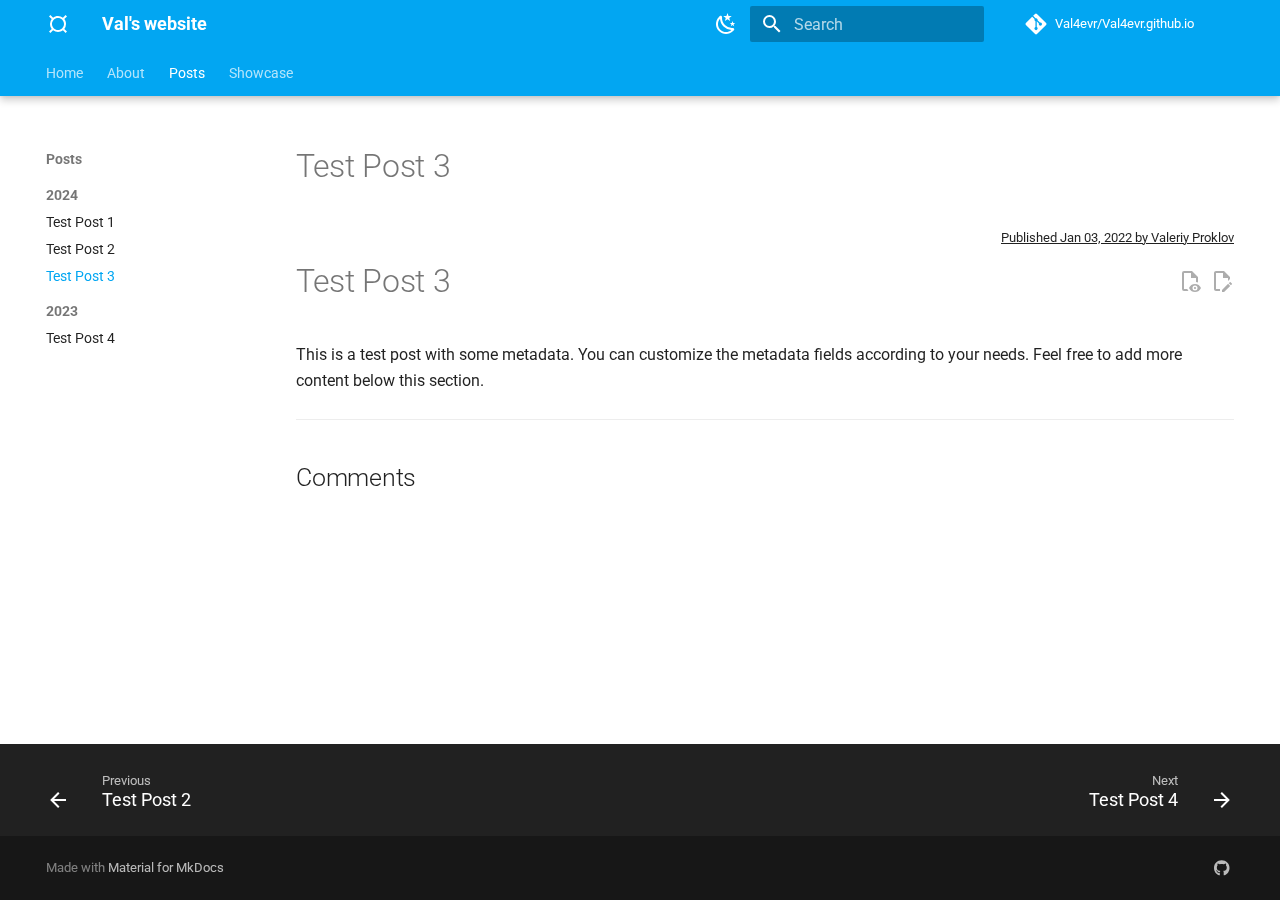
<file: posts/testPost3/index.html>
<!doctype html>
<html lang="en" class="no-js">
  <head>
    
      <meta charset="utf-8">
      <meta name="viewport" content="width=device-width,initial-scale=1">
      
        <meta name="description" content="Mostly posts about cool projects">
      
      
      
        <link rel="canonical" href="https://Val4evr.github.io/posts/testPost3/">
      
      
        <link rel="prev" href="../testPost2/">
      
      
        <link rel="next" href="../testPost4/">
      
      
      <link rel="icon" href="../../assets/images/favicon.png">
      <meta name="generator" content="mkdocs-1.6.0, mkdocs-material-9.5.24">
    
    
      
        <title>Test Post 3 - Val's website</title>
      
    
    
      <link rel="stylesheet" href="../../assets/stylesheets/main.6543a935.min.css">
      
        
        <link rel="stylesheet" href="../../assets/stylesheets/palette.06af60db.min.css">
      
      


    
    
      
    
    
      
        
        
        <link rel="preconnect" href="https://fonts.gstatic.com" crossorigin>
        <link rel="stylesheet" href="https://fonts.googleapis.com/css?family=Roboto:300,300i,400,400i,700,700i%7CRoboto+Mono:400,400i,700,700i&display=fallback">
        <style>:root{--md-text-font:"Roboto";--md-code-font:"Roboto Mono"}</style>
      
    
    
      <link rel="stylesheet" href="../../assets/_markdown_exec_pyodide.css">
    
      <link rel="stylesheet" href="../../css/custom.css">
    
    <script>__md_scope=new URL("../..",location),__md_hash=e=>[...e].reduce((e,_)=>(e<<5)-e+_.charCodeAt(0),0),__md_get=(e,_=localStorage,t=__md_scope)=>JSON.parse(_.getItem(t.pathname+"."+e)),__md_set=(e,_,t=localStorage,a=__md_scope)=>{try{t.setItem(a.pathname+"."+e,JSON.stringify(_))}catch(e){}}</script>
    
      

    
    
    
  </head>
  
  
    
    
      
    
    
    
    
    <body dir="ltr" data-md-color-scheme="default" data-md-color-primary="light-blue" data-md-color-accent="teal">
  
    
    <input class="md-toggle" data-md-toggle="drawer" type="checkbox" id="__drawer" autocomplete="off">
    <input class="md-toggle" data-md-toggle="search" type="checkbox" id="__search" autocomplete="off">
    <label class="md-overlay" for="__drawer"></label>
    <div data-md-component="skip">
      
        
        <a href="#test-post-3" class="md-skip">
          Skip to content
        </a>
      
    </div>
    <div data-md-component="announce">
      
    </div>
    
    
      

  

<header class="md-header md-header--shadow md-header--lifted" data-md-component="header">
  <nav class="md-header__inner md-grid" aria-label="Header">
    <a href="../.." title="Val&#39;s website" class="md-header__button md-logo" aria-label="Val's website" data-md-component="logo">
      
  
  <svg xmlns="http://www.w3.org/2000/svg" viewBox="0 0 24 24"><path d="M4.41 3 3 4.41 5.69 7.1A7.924 7.924 0 0 0 4 12c0 1.85.63 3.55 1.69 4.9L3 19.59 4.41 21l2.69-2.69A7.924 7.924 0 0 0 12 20c1.85 0 3.55-.63 4.9-1.69L19.59 21 21 19.59l-2.69-2.69A7.924 7.924 0 0 0 20 12c0-1.85-.63-3.55-1.69-4.9L21 4.41 19.59 3 16.9 5.69A7.924 7.924 0 0 0 12 4c-1.85 0-3.55.63-4.9 1.69L4.41 3M12 6c3.31 0 6 2.69 6 6s-2.69 6-6 6-6-2.69-6-6 2.69-6 6-6Z"/></svg>

    </a>
    <label class="md-header__button md-icon" for="__drawer">
      
      <svg xmlns="http://www.w3.org/2000/svg" viewBox="0 0 24 24"><path d="M3 6h18v2H3V6m0 5h18v2H3v-2m0 5h18v2H3v-2Z"/></svg>
    </label>
    <div class="md-header__title" data-md-component="header-title">
      <div class="md-header__ellipsis">
        <div class="md-header__topic">
          <span class="md-ellipsis">
            Val's website
          </span>
        </div>
        <div class="md-header__topic" data-md-component="header-topic">
          <span class="md-ellipsis">
            
              Test Post 3
            
          </span>
        </div>
      </div>
    </div>
    
      
        <form class="md-header__option" data-md-component="palette">
  
    
    
    
    <input class="md-option" data-md-color-media="(prefers-color-scheme: light)" data-md-color-scheme="default" data-md-color-primary="light-blue" data-md-color-accent="teal"  aria-label="Switch to dark theme"  type="radio" name="__palette" id="__palette_0">
    
      <label class="md-header__button md-icon" title="Switch to dark theme" for="__palette_1" hidden>
        <svg xmlns="http://www.w3.org/2000/svg" viewBox="0 0 24 24"><path d="m17.75 4.09-2.53 1.94.91 3.06-2.63-1.81-2.63 1.81.91-3.06-2.53-1.94L12.44 4l1.06-3 1.06 3 3.19.09m3.5 6.91-1.64 1.25.59 1.98-1.7-1.17-1.7 1.17.59-1.98L15.75 11l2.06-.05L18.5 9l.69 1.95 2.06.05m-2.28 4.95c.83-.08 1.72 1.1 1.19 1.85-.32.45-.66.87-1.08 1.27C15.17 23 8.84 23 4.94 19.07c-3.91-3.9-3.91-10.24 0-14.14.4-.4.82-.76 1.27-1.08.75-.53 1.93.36 1.85 1.19-.27 2.86.69 5.83 2.89 8.02a9.96 9.96 0 0 0 8.02 2.89m-1.64 2.02a12.08 12.08 0 0 1-7.8-3.47c-2.17-2.19-3.33-5-3.49-7.82-2.81 3.14-2.7 7.96.31 10.98 3.02 3.01 7.84 3.12 10.98.31Z"/></svg>
      </label>
    
  
    
    
    
    <input class="md-option" data-md-color-media="(prefers-color-scheme: dark)" data-md-color-scheme="slate" data-md-color-primary="black" data-md-color-accent="lime"  aria-label="Switch to light theme"  type="radio" name="__palette" id="__palette_1">
    
      <label class="md-header__button md-icon" title="Switch to light theme" for="__palette_0" hidden>
        <svg xmlns="http://www.w3.org/2000/svg" viewBox="0 0 24 24"><path d="M12 7a5 5 0 0 1 5 5 5 5 0 0 1-5 5 5 5 0 0 1-5-5 5 5 0 0 1 5-5m0 2a3 3 0 0 0-3 3 3 3 0 0 0 3 3 3 3 0 0 0 3-3 3 3 0 0 0-3-3m0-7 2.39 3.42C13.65 5.15 12.84 5 12 5c-.84 0-1.65.15-2.39.42L12 2M3.34 7l4.16-.35A7.2 7.2 0 0 0 5.94 8.5c-.44.74-.69 1.5-.83 2.29L3.34 7m.02 10 1.76-3.77a7.131 7.131 0 0 0 2.38 4.14L3.36 17M20.65 7l-1.77 3.79a7.023 7.023 0 0 0-2.38-4.15l4.15.36m-.01 10-4.14.36c.59-.51 1.12-1.14 1.54-1.86.42-.73.69-1.5.83-2.29L20.64 17M12 22l-2.41-3.44c.74.27 1.55.44 2.41.44.82 0 1.63-.17 2.37-.44L12 22Z"/></svg>
      </label>
    
  
</form>
      
    
    
      <script>var media,input,key,value,palette=__md_get("__palette");if(palette&&palette.color){"(prefers-color-scheme)"===palette.color.media&&(media=matchMedia("(prefers-color-scheme: light)"),input=document.querySelector(media.matches?"[data-md-color-media='(prefers-color-scheme: light)']":"[data-md-color-media='(prefers-color-scheme: dark)']"),palette.color.media=input.getAttribute("data-md-color-media"),palette.color.scheme=input.getAttribute("data-md-color-scheme"),palette.color.primary=input.getAttribute("data-md-color-primary"),palette.color.accent=input.getAttribute("data-md-color-accent"));for([key,value]of Object.entries(palette.color))document.body.setAttribute("data-md-color-"+key,value)}</script>
    
    
    
      <label class="md-header__button md-icon" for="__search">
        
        <svg xmlns="http://www.w3.org/2000/svg" viewBox="0 0 24 24"><path d="M9.5 3A6.5 6.5 0 0 1 16 9.5c0 1.61-.59 3.09-1.56 4.23l.27.27h.79l5 5-1.5 1.5-5-5v-.79l-.27-.27A6.516 6.516 0 0 1 9.5 16 6.5 6.5 0 0 1 3 9.5 6.5 6.5 0 0 1 9.5 3m0 2C7 5 5 7 5 9.5S7 14 9.5 14 14 12 14 9.5 12 5 9.5 5Z"/></svg>
      </label>
      <div class="md-search" data-md-component="search" role="dialog">
  <label class="md-search__overlay" for="__search"></label>
  <div class="md-search__inner" role="search">
    <form class="md-search__form" name="search">
      <input type="text" class="md-search__input" name="query" aria-label="Search" placeholder="Search" autocapitalize="off" autocorrect="off" autocomplete="off" spellcheck="false" data-md-component="search-query" required>
      <label class="md-search__icon md-icon" for="__search">
        
        <svg xmlns="http://www.w3.org/2000/svg" viewBox="0 0 24 24"><path d="M9.5 3A6.5 6.5 0 0 1 16 9.5c0 1.61-.59 3.09-1.56 4.23l.27.27h.79l5 5-1.5 1.5-5-5v-.79l-.27-.27A6.516 6.516 0 0 1 9.5 16 6.5 6.5 0 0 1 3 9.5 6.5 6.5 0 0 1 9.5 3m0 2C7 5 5 7 5 9.5S7 14 9.5 14 14 12 14 9.5 12 5 9.5 5Z"/></svg>
        
        <svg xmlns="http://www.w3.org/2000/svg" viewBox="0 0 24 24"><path d="M20 11v2H8l5.5 5.5-1.42 1.42L4.16 12l7.92-7.92L13.5 5.5 8 11h12Z"/></svg>
      </label>
      <nav class="md-search__options" aria-label="Search">
        
        <button type="reset" class="md-search__icon md-icon" title="Clear" aria-label="Clear" tabindex="-1">
          
          <svg xmlns="http://www.w3.org/2000/svg" viewBox="0 0 24 24"><path d="M19 6.41 17.59 5 12 10.59 6.41 5 5 6.41 10.59 12 5 17.59 6.41 19 12 13.41 17.59 19 19 17.59 13.41 12 19 6.41Z"/></svg>
        </button>
      </nav>
      
        <div class="md-search__suggest" data-md-component="search-suggest"></div>
      
    </form>
    <div class="md-search__output">
      <div class="md-search__scrollwrap" data-md-scrollfix>
        <div class="md-search-result" data-md-component="search-result">
          <div class="md-search-result__meta">
            Initializing search
          </div>
          <ol class="md-search-result__list" role="presentation"></ol>
        </div>
      </div>
    </div>
  </div>
</div>
    
    
      <div class="md-header__source">
        <a href="https://github.com/Val4evr/Val4evr.github.io" title="Go to repository" class="md-source" data-md-component="source">
  <div class="md-source__icon md-icon">
    
    <svg xmlns="http://www.w3.org/2000/svg" viewBox="0 0 448 512"><!--! Font Awesome Free 6.5.2 by @fontawesome - https://fontawesome.com License - https://fontawesome.com/license/free (Icons: CC BY 4.0, Fonts: SIL OFL 1.1, Code: MIT License) Copyright 2024 Fonticons, Inc.--><path d="M439.55 236.05 244 40.45a28.87 28.87 0 0 0-40.81 0l-40.66 40.63 51.52 51.52c27.06-9.14 52.68 16.77 43.39 43.68l49.66 49.66c34.23-11.8 61.18 31 35.47 56.69-26.49 26.49-70.21-2.87-56-37.34L240.22 199v121.85c25.3 12.54 22.26 41.85 9.08 55a34.34 34.34 0 0 1-48.55 0c-17.57-17.6-11.07-46.91 11.25-56v-123c-20.8-8.51-24.6-30.74-18.64-45L142.57 101 8.45 235.14a28.86 28.86 0 0 0 0 40.81l195.61 195.6a28.86 28.86 0 0 0 40.8 0l194.69-194.69a28.86 28.86 0 0 0 0-40.81z"/></svg>
  </div>
  <div class="md-source__repository">
    Val4evr/Val4evr.github.io
  </div>
</a>
      </div>
    
  </nav>
  
    
      
<nav class="md-tabs" aria-label="Tabs" data-md-component="tabs">
  <div class="md-grid">
    <ul class="md-tabs__list">
      
        
  
  
  
    <li class="md-tabs__item">
      <a href="../.." class="md-tabs__link">
        
  
    
  
  Home

      </a>
    </li>
  

      
        
  
  
  
    <li class="md-tabs__item">
      <a href="../../about/" class="md-tabs__link">
        
  
    
  
  About

      </a>
    </li>
  

      
        
  
  
    
  
  
    
    
      
  
  
    
  
  
    
    
      <li class="md-tabs__item md-tabs__item--active">
        <a href="../testPost1/" class="md-tabs__link">
          
  
    
  
  Posts

        </a>
      </li>
    
  

    
  

      
        
  
  
  
    
    
      <li class="md-tabs__item">
        <a href="../../showcase/" class="md-tabs__link">
          
  
    
  
  Showcase

        </a>
      </li>
    
  

      
    </ul>
  </div>
</nav>
    
  
</header>
    
    <div class="md-container" data-md-component="container">
      
      
        
      
      <main class="md-main" data-md-component="main">
        <div class="md-main__inner md-grid">
          
            
              
                
              
              <div class="md-sidebar md-sidebar--primary" data-md-component="sidebar" data-md-type="navigation" >
                <div class="md-sidebar__scrollwrap">
                  <div class="md-sidebar__inner">
                    


  


<nav class="md-nav md-nav--primary md-nav--lifted" aria-label="Navigation" data-md-level="0">
  <label class="md-nav__title" for="__drawer">
    <a href="../.." title="Val&#39;s website" class="md-nav__button md-logo" aria-label="Val's website" data-md-component="logo">
      
  
  <svg xmlns="http://www.w3.org/2000/svg" viewBox="0 0 24 24"><path d="M4.41 3 3 4.41 5.69 7.1A7.924 7.924 0 0 0 4 12c0 1.85.63 3.55 1.69 4.9L3 19.59 4.41 21l2.69-2.69A7.924 7.924 0 0 0 12 20c1.85 0 3.55-.63 4.9-1.69L19.59 21 21 19.59l-2.69-2.69A7.924 7.924 0 0 0 20 12c0-1.85-.63-3.55-1.69-4.9L21 4.41 19.59 3 16.9 5.69A7.924 7.924 0 0 0 12 4c-1.85 0-3.55.63-4.9 1.69L4.41 3M12 6c3.31 0 6 2.69 6 6s-2.69 6-6 6-6-2.69-6-6 2.69-6 6-6Z"/></svg>

    </a>
    Val's website
  </label>
  
    <div class="md-nav__source">
      <a href="https://github.com/Val4evr/Val4evr.github.io" title="Go to repository" class="md-source" data-md-component="source">
  <div class="md-source__icon md-icon">
    
    <svg xmlns="http://www.w3.org/2000/svg" viewBox="0 0 448 512"><!--! Font Awesome Free 6.5.2 by @fontawesome - https://fontawesome.com License - https://fontawesome.com/license/free (Icons: CC BY 4.0, Fonts: SIL OFL 1.1, Code: MIT License) Copyright 2024 Fonticons, Inc.--><path d="M439.55 236.05 244 40.45a28.87 28.87 0 0 0-40.81 0l-40.66 40.63 51.52 51.52c27.06-9.14 52.68 16.77 43.39 43.68l49.66 49.66c34.23-11.8 61.18 31 35.47 56.69-26.49 26.49-70.21-2.87-56-37.34L240.22 199v121.85c25.3 12.54 22.26 41.85 9.08 55a34.34 34.34 0 0 1-48.55 0c-17.57-17.6-11.07-46.91 11.25-56v-123c-20.8-8.51-24.6-30.74-18.64-45L142.57 101 8.45 235.14a28.86 28.86 0 0 0 0 40.81l195.61 195.6a28.86 28.86 0 0 0 40.8 0l194.69-194.69a28.86 28.86 0 0 0 0-40.81z"/></svg>
  </div>
  <div class="md-source__repository">
    Val4evr/Val4evr.github.io
  </div>
</a>
    </div>
  
  <ul class="md-nav__list" data-md-scrollfix>
    
      
      
  
  
  
  
    <li class="md-nav__item">
      <a href="../.." class="md-nav__link">
        
  
  <span class="md-ellipsis">
    Home
  </span>
  

      </a>
    </li>
  

    
      
      
  
  
  
  
    <li class="md-nav__item">
      <a href="../../about/" class="md-nav__link">
        
  
  <span class="md-ellipsis">
    About
  </span>
  

      </a>
    </li>
  

    
      
      
  
  
    
  
  
  
    
    
      
        
      
        
      
    
    
      
        
        
      
      
        
      
    
    
    <li class="md-nav__item md-nav__item--active md-nav__item--section md-nav__item--nested">
      
        
        
        <input class="md-nav__toggle md-toggle " type="checkbox" id="__nav_3" checked>
        
          
          <label class="md-nav__link" for="__nav_3" id="__nav_3_label" tabindex="">
            
  
  <span class="md-ellipsis">
    Posts
  </span>
  

            <span class="md-nav__icon md-icon"></span>
          </label>
        
        <nav class="md-nav" data-md-level="1" aria-labelledby="__nav_3_label" aria-expanded="true">
          <label class="md-nav__title" for="__nav_3">
            <span class="md-nav__icon md-icon"></span>
            Posts
          </label>
          <ul class="md-nav__list" data-md-scrollfix>
            
              
                
  
  
    
  
  
  
    
    
      
        
      
        
      
        
      
    
    
      
      
        
          
          
        
      
    
    
    <li class="md-nav__item md-nav__item--active md-nav__item--section md-nav__item--nested">
      
        
        
        <input class="md-nav__toggle md-toggle " type="checkbox" id="__nav_3_1" checked>
        
          
          <label class="md-nav__link" for="__nav_3_1" id="__nav_3_1_label" tabindex="">
            
  
  <span class="md-ellipsis">
    2024
  </span>
  

            <span class="md-nav__icon md-icon"></span>
          </label>
        
        <nav class="md-nav" data-md-level="2" aria-labelledby="__nav_3_1_label" aria-expanded="true">
          <label class="md-nav__title" for="__nav_3_1">
            <span class="md-nav__icon md-icon"></span>
            2024
          </label>
          <ul class="md-nav__list" data-md-scrollfix>
            
              
                
  
  
  
  
    <li class="md-nav__item">
      <a href="../testPost1/" class="md-nav__link">
        
  
  <span class="md-ellipsis">
    Test Post 1
  </span>
  

      </a>
    </li>
  

              
            
              
                
  
  
  
  
    <li class="md-nav__item">
      <a href="../testPost2/" class="md-nav__link">
        
  
  <span class="md-ellipsis">
    Test Post 2
  </span>
  

      </a>
    </li>
  

              
            
              
                
  
  
    
  
  
  
    <li class="md-nav__item md-nav__item--active">
      
      <input class="md-nav__toggle md-toggle" type="checkbox" id="__toc">
      
      
        
      
      
      <a href="./" class="md-nav__link md-nav__link--active">
        
  
  <span class="md-ellipsis">
    Test Post 3
  </span>
  

      </a>
      
    </li>
  

              
            
          </ul>
        </nav>
      
    </li>
  

              
            
              
                
  
  
  
  
    
    
      
        
      
    
    
      
      
        
          
          
        
      
    
    
    <li class="md-nav__item md-nav__item--section md-nav__item--nested">
      
        
        
        <input class="md-nav__toggle md-toggle " type="checkbox" id="__nav_3_2" >
        
          
          <label class="md-nav__link" for="__nav_3_2" id="__nav_3_2_label" tabindex="">
            
  
  <span class="md-ellipsis">
    2023
  </span>
  

            <span class="md-nav__icon md-icon"></span>
          </label>
        
        <nav class="md-nav" data-md-level="2" aria-labelledby="__nav_3_2_label" aria-expanded="false">
          <label class="md-nav__title" for="__nav_3_2">
            <span class="md-nav__icon md-icon"></span>
            2023
          </label>
          <ul class="md-nav__list" data-md-scrollfix>
            
              
                
  
  
  
  
    <li class="md-nav__item">
      <a href="../testPost4/" class="md-nav__link">
        
  
  <span class="md-ellipsis">
    Test Post 4
  </span>
  

      </a>
    </li>
  

              
            
          </ul>
        </nav>
      
    </li>
  

              
            
          </ul>
        </nav>
      
    </li>
  

    
      
      
  
  
  
  
    
    
      
        
      
        
      
    
    
      
      
        
      
    
    
    <li class="md-nav__item md-nav__item--nested">
      
        
        
        <input class="md-nav__toggle md-toggle " type="checkbox" id="__nav_4" >
        
          
          <label class="md-nav__link" for="__nav_4" id="__nav_4_label" tabindex="0">
            
  
  <span class="md-ellipsis">
    Showcase
  </span>
  

            <span class="md-nav__icon md-icon"></span>
          </label>
        
        <nav class="md-nav" data-md-level="1" aria-labelledby="__nav_4_label" aria-expanded="false">
          <label class="md-nav__title" for="__nav_4">
            <span class="md-nav__icon md-icon"></span>
            Showcase
          </label>
          <ul class="md-nav__list" data-md-scrollfix>
            
              
                
  
  
  
  
    <li class="md-nav__item">
      <a href="../../showcase/" class="md-nav__link">
        
  
  <span class="md-ellipsis">
    Showcase Grid
  </span>
  

      </a>
    </li>
  

              
            
              
                
  
  
  
  
    
    
      
        
      
        
      
        
      
    
    
      
      
        
      
    
    
    <li class="md-nav__item md-nav__item--nested">
      
        
        
        <input class="md-nav__toggle md-toggle " type="checkbox" id="__nav_4_2" >
        
          
          <label class="md-nav__link" for="__nav_4_2" id="__nav_4_2_label" tabindex="0">
            
  
  <span class="md-ellipsis">
    Projects
  </span>
  

            <span class="md-nav__icon md-icon"></span>
          </label>
        
        <nav class="md-nav" data-md-level="2" aria-labelledby="__nav_4_2_label" aria-expanded="false">
          <label class="md-nav__title" for="__nav_4_2">
            <span class="md-nav__icon md-icon"></span>
            Projects
          </label>
          <ul class="md-nav__list" data-md-scrollfix>
            
              
                
  
  
  
  
    <li class="md-nav__item">
      <a href="../../showcase/project1/" class="md-nav__link">
        
  
  <span class="md-ellipsis">
    project 1
  </span>
  

      </a>
    </li>
  

              
            
              
                
  
  
  
  
    <li class="md-nav__item">
      <a href="../../showcase/project2/" class="md-nav__link">
        
  
  <span class="md-ellipsis">
    project 2
  </span>
  

      </a>
    </li>
  

              
            
              
                
  
  
  
  
    <li class="md-nav__item">
      <a href="../../showcase/project3/" class="md-nav__link">
        
  
  <span class="md-ellipsis">
    project 3
  </span>
  

      </a>
    </li>
  

              
            
          </ul>
        </nav>
      
    </li>
  

              
            
          </ul>
        </nav>
      
    </li>
  

    
  </ul>
</nav>
                  </div>
                </div>
              </div>
            
            
              
                
              
              <div class="md-sidebar md-sidebar--secondary" data-md-component="sidebar" data-md-type="toc" hidden>
                <div class="md-sidebar__scrollwrap">
                  <div class="md-sidebar__inner">
                    

<nav class="md-nav md-nav--secondary" aria-label="Table of contents">
  
  
  
    
  
  
</nav>
                  </div>
                </div>
              </div>
            
          
          
            <div class="md-content" data-md-component="content">
              <article class="md-content__inner md-typeset">
                
<h1>Test Post 3</h1>



<p class="post-meta">
  Published Jan 03, 2022
  by Valeriy Proklov
</p>

<a href="https://github.com/Val4evr/Val4evr.github.io/edit/main/docs/posts/testPost3.md" class="md-content__button md-icon"
  title="Edit this page">

  <svg xmlns="http://www.w3.org/2000/svg" viewBox="0 0 24 24">
    <path
      d="M10 20H6V4h7v5h5v3.1l2-2V8l-6-6H6c-1.1 0-2 .9-2 2v16c0 1.1.9 2 2 2h4v-2m10.2-7c.1 0 .3.1.4.2l1.3 1.3c.2.2.2.6 0 .8l-1 1-2.1-2.1 1-1c.1-.1.2-.2.4-.2m0 3.9L14.1 23H12v-2.1l6.1-6.1 2.1 2.1Z">
    </path>
  </svg>
</a>

<a href="https://github.com/Val4evr/Val4evr.github.io/raw/main/docs/posts/testPost3.md" class="md-content__button md-icon"
  title="View source of this page">

  <svg xmlns="http://www.w3.org/2000/svg" viewBox="0 0 24 24">
    <path
      d="M17 18c.56 0 1 .44 1 1s-.44 1-1 1-1-.44-1-1 .44-1 1-1m0-3c-2.73 0-5.06 1.66-6 4 .94 2.34 3.27 4 6 4s5.06-1.66 6-4c-.94-2.34-3.27-4-6-4m0 6.5a2.5 2.5 0 0 1-2.5-2.5 2.5 2.5 0 0 1 2.5-2.5 2.5 2.5 0 0 1 2.5 2.5 2.5 2.5 0 0 1-2.5 2.5M9.27 20H6V4h7v5h5v4.07c.7.08 1.36.25 2 .49V8l-6-6H6a2 2 0 0 0-2 2v16a2 2 0 0 0 2 2h4.5a8.15 8.15 0 0 1-1.23-2Z">
    </path>
  </svg>
</a>



<h1 id="test-post-3">Test Post 3<a class="headerlink" href="#test-post-3" title="Permanent link">¤</a></h1>
<p>This is a test post with some metadata. You can customize the metadata fields according to your needs. Feel free to add more content below this section.</p>





<!-- Giscus -->
<!-- https://squidfunk.github.io/mkdocs-material/setup/adding-a-comment-system/#giscus-integration -->
<hr>
<h2 id="__comments">Comments</h2>

<script src="https://giscus.app/client.js"
        data-repo="Val4evr/Val4evr.github.io"
        data-repo-id="R_kgDOMAQOXw"
        data-category="Announcements"
        data-category-id="DIC_kwDOMAQOX84Cfmr4"
        data-mapping="title"
        data-strict="1"
        data-reactions-enabled="1"
        data-emit-metadata="0"
        data-input-position="top"
        data-theme="preferred_color_scheme"
        data-lang="en"
        data-loading="lazy"
        crossorigin="anonymous"
        async>
</script>

<!-- Reload on palette change -->
<script>
  var palette = __md_get("__palette")
  if (palette && typeof palette.color === "object")
    if (palette.color.scheme === "slate") {
      var giscus = document.querySelector("script[src*=giscus]")
      giscus.setAttribute("data-theme", "dark")
    }

  /* Register event handlers after documented loaded */
  document.addEventListener("DOMContentLoaded", function () {
    var ref = document.querySelector("[data-md-component=palette]")
    ref.addEventListener("change", function () {
      var palette = __md_get("__palette")
      if (palette && typeof palette.color === "object") {
        var theme = palette.color.scheme === "slate" ? "dark" : "light"

        /* Instruct Giscus to change theme */
        var frame = document.querySelector(".giscus-frame")
        frame.contentWindow.postMessage(
          { giscus: { setConfig: { theme } } },
          "https://giscus.app"
        )
      }
    })
  })
</script>

              </article>
            </div>
          
          
<script>var target=document.getElementById(location.hash.slice(1));target&&target.name&&(target.checked=target.name.startsWith("__tabbed_"))</script>
        </div>
        
          <button type="button" class="md-top md-icon" data-md-component="top" hidden>
  
  <svg xmlns="http://www.w3.org/2000/svg" viewBox="0 0 24 24"><path d="M13 20h-2V8l-5.5 5.5-1.42-1.42L12 4.16l7.92 7.92-1.42 1.42L13 8v12Z"/></svg>
  Back to top
</button>
        
      </main>
      
        <footer class="md-footer">
  
    
      
        
      
      <nav class="md-footer__inner md-grid" aria-label="Footer" >
        
          
          <a href="../testPost2/" class="md-footer__link md-footer__link--prev" aria-label="Previous: Test Post 2">
            <div class="md-footer__button md-icon">
              
              <svg xmlns="http://www.w3.org/2000/svg" viewBox="0 0 24 24"><path d="M20 11v2H8l5.5 5.5-1.42 1.42L4.16 12l7.92-7.92L13.5 5.5 8 11h12Z"/></svg>
            </div>
            <div class="md-footer__title">
              <span class="md-footer__direction">
                Previous
              </span>
              <div class="md-ellipsis">
                Test Post 2
              </div>
            </div>
          </a>
        
        
          
          <a href="../testPost4/" class="md-footer__link md-footer__link--next" aria-label="Next: Test Post 4">
            <div class="md-footer__title">
              <span class="md-footer__direction">
                Next
              </span>
              <div class="md-ellipsis">
                Test Post 4
              </div>
            </div>
            <div class="md-footer__button md-icon">
              
              <svg xmlns="http://www.w3.org/2000/svg" viewBox="0 0 24 24"><path d="M4 11v2h12l-5.5 5.5 1.42 1.42L19.84 12l-7.92-7.92L10.5 5.5 16 11H4Z"/></svg>
            </div>
          </a>
        
      </nav>
    
  
  <div class="md-footer-meta md-typeset">
    <div class="md-footer-meta__inner md-grid">
      <div class="md-copyright">
  
  
    Made with
    <a href="https://squidfunk.github.io/mkdocs-material/" target="_blank" rel="noopener">
      Material for MkDocs
    </a>
  
</div>
      
        <div class="md-social">
  
    
    
    
    
      
      
    
    <a href="https://github.com" target="_blank" rel="noopener" title="github.com" class="md-social__link">
      <svg xmlns="http://www.w3.org/2000/svg" viewBox="0 0 496 512"><!--! Font Awesome Free 6.5.2 by @fontawesome - https://fontawesome.com License - https://fontawesome.com/license/free (Icons: CC BY 4.0, Fonts: SIL OFL 1.1, Code: MIT License) Copyright 2024 Fonticons, Inc.--><path d="M165.9 397.4c0 2-2.3 3.6-5.2 3.6-3.3.3-5.6-1.3-5.6-3.6 0-2 2.3-3.6 5.2-3.6 3-.3 5.6 1.3 5.6 3.6zm-31.1-4.5c-.7 2 1.3 4.3 4.3 4.9 2.6 1 5.6 0 6.2-2s-1.3-4.3-4.3-5.2c-2.6-.7-5.5.3-6.2 2.3zm44.2-1.7c-2.9.7-4.9 2.6-4.6 4.9.3 2 2.9 3.3 5.9 2.6 2.9-.7 4.9-2.6 4.6-4.6-.3-1.9-3-3.2-5.9-2.9zM244.8 8C106.1 8 0 113.3 0 252c0 110.9 69.8 205.8 169.5 239.2 12.8 2.3 17.3-5.6 17.3-12.1 0-6.2-.3-40.4-.3-61.4 0 0-70 15-84.7-29.8 0 0-11.4-29.1-27.8-36.6 0 0-22.9-15.7 1.6-15.4 0 0 24.9 2 38.6 25.8 21.9 38.6 58.6 27.5 72.9 20.9 2.3-16 8.8-27.1 16-33.7-55.9-6.2-112.3-14.3-112.3-110.5 0-27.5 7.6-41.3 23.6-58.9-2.6-6.5-11.1-33.3 2.6-67.9 20.9-6.5 69 27 69 27 20-5.6 41.5-8.5 62.8-8.5s42.8 2.9 62.8 8.5c0 0 48.1-33.6 69-27 13.7 34.7 5.2 61.4 2.6 67.9 16 17.7 25.8 31.5 25.8 58.9 0 96.5-58.9 104.2-114.8 110.5 9.2 7.9 17 22.9 17 46.4 0 33.7-.3 75.4-.3 83.6 0 6.5 4.6 14.4 17.3 12.1C428.2 457.8 496 362.9 496 252 496 113.3 383.5 8 244.8 8zM97.2 352.9c-1.3 1-1 3.3.7 5.2 1.6 1.6 3.9 2.3 5.2 1 1.3-1 1-3.3-.7-5.2-1.6-1.6-3.9-2.3-5.2-1zm-10.8-8.1c-.7 1.3.3 2.9 2.3 3.9 1.6 1 3.6.7 4.3-.7.7-1.3-.3-2.9-2.3-3.9-2-.6-3.6-.3-4.3.7zm32.4 35.6c-1.6 1.3-1 4.3 1.3 6.2 2.3 2.3 5.2 2.6 6.5 1 1.3-1.3.7-4.3-1.3-6.2-2.2-2.3-5.2-2.6-6.5-1zm-11.4-14.7c-1.6 1-1.6 3.6 0 5.9 1.6 2.3 4.3 3.3 5.6 2.3 1.6-1.3 1.6-3.9 0-6.2-1.4-2.3-4-3.3-5.6-2z"/></svg>
    </a>
  
</div>
      
    </div>
  </div>
</footer>
      
    </div>
    <div class="md-dialog" data-md-component="dialog">
      <div class="md-dialog__inner md-typeset"></div>
    </div>
    
    
    <script id="__config" type="application/json">{"base": "../..", "features": ["navigation.footer", "announce.dismiss", "content.action.edit", "content.action.view", "content.code.annotate", "content.code.copy", "content.tooltips", "navigation.indexes", "navigation.sections", "navigation.tabs", "navigation.tabs.sticky", "navigation.top", "search.highlight", "search.suggest", "toc.follow"], "search": "../../assets/javascripts/workers/search.b8dbb3d2.min.js", "translations": {"clipboard.copied": "Copied to clipboard", "clipboard.copy": "Copy to clipboard", "search.result.more.one": "1 more on this page", "search.result.more.other": "# more on this page", "search.result.none": "No matching documents", "search.result.one": "1 matching document", "search.result.other": "# matching documents", "search.result.placeholder": "Type to start searching", "search.result.term.missing": "Missing", "select.version": "Select version"}}</script>
    
    
      <script src="../../assets/javascripts/bundle.081f42fc.min.js"></script>
      
        <script src="../../assets/_markdown_exec_pyodide.js"></script>
      
    
  </body>
</html>
</file>
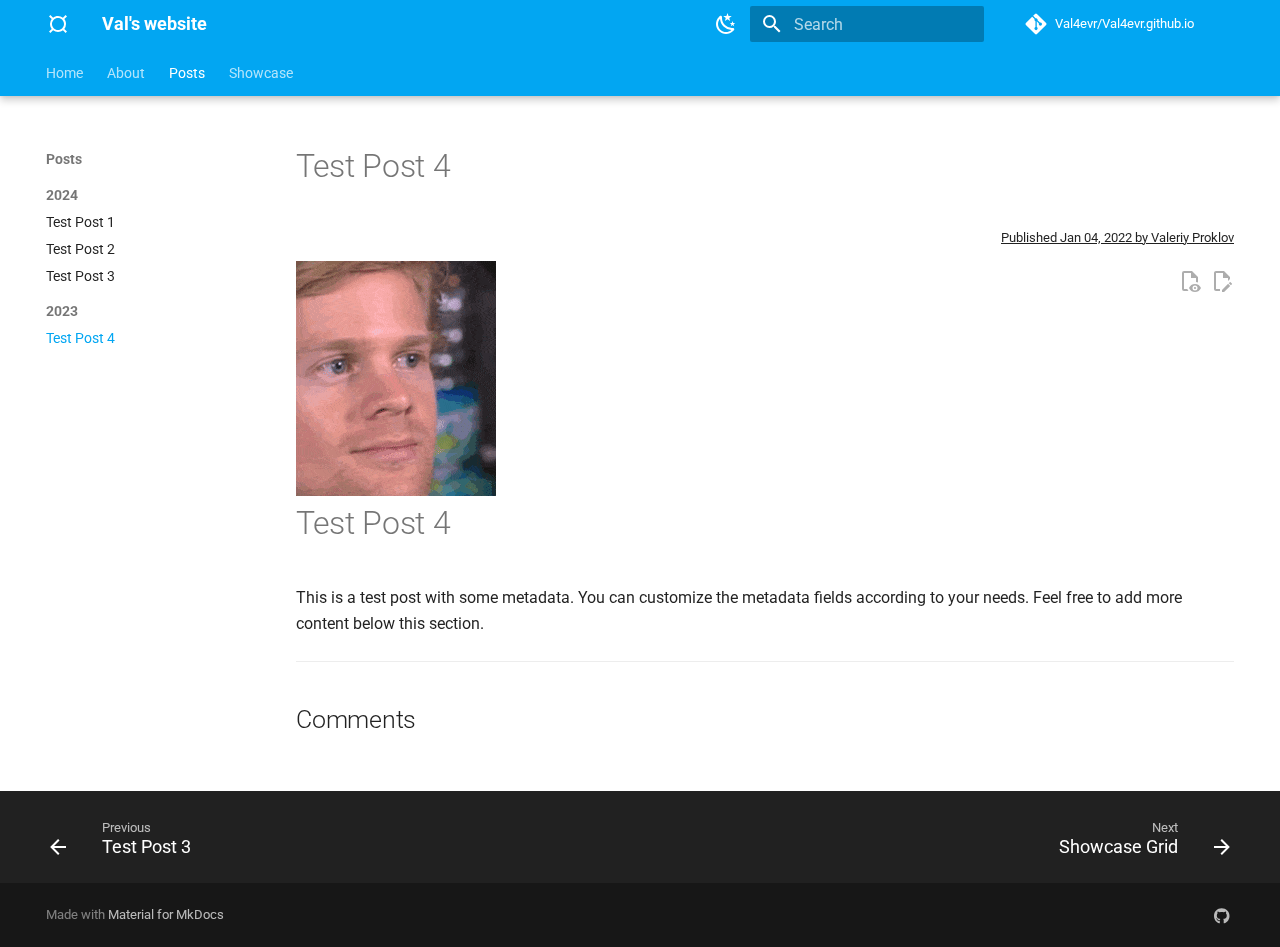
<file: posts/testPost4/index.html>
<!doctype html>
<html lang="en" class="no-js">
  <head>
    
      <meta charset="utf-8">
      <meta name="viewport" content="width=device-width,initial-scale=1">
      
        <meta name="description" content="Mostly posts about cool projects">
      
      
      
        <link rel="canonical" href="https://Val4evr.github.io/posts/testPost4/">
      
      
        <link rel="prev" href="../testPost3/">
      
      
        <link rel="next" href="../../showcase/">
      
      
      <link rel="icon" href="../../assets/images/favicon.png">
      <meta name="generator" content="mkdocs-1.6.0, mkdocs-material-9.5.24">
    
    
      
        <title>Test Post 4 - Val's website</title>
      
    
    
      <link rel="stylesheet" href="../../assets/stylesheets/main.6543a935.min.css">
      
        
        <link rel="stylesheet" href="../../assets/stylesheets/palette.06af60db.min.css">
      
      


    
    
      
    
    
      
        
        
        <link rel="preconnect" href="https://fonts.gstatic.com" crossorigin>
        <link rel="stylesheet" href="https://fonts.googleapis.com/css?family=Roboto:300,300i,400,400i,700,700i%7CRoboto+Mono:400,400i,700,700i&display=fallback">
        <style>:root{--md-text-font:"Roboto";--md-code-font:"Roboto Mono"}</style>
      
    
    
      <link rel="stylesheet" href="../../assets/_markdown_exec_pyodide.css">
    
      <link rel="stylesheet" href="../../css/custom.css">
    
    <script>__md_scope=new URL("../..",location),__md_hash=e=>[...e].reduce((e,_)=>(e<<5)-e+_.charCodeAt(0),0),__md_get=(e,_=localStorage,t=__md_scope)=>JSON.parse(_.getItem(t.pathname+"."+e)),__md_set=(e,_,t=localStorage,a=__md_scope)=>{try{t.setItem(a.pathname+"."+e,JSON.stringify(_))}catch(e){}}</script>
    
      

    
    
    
  </head>
  
  
    
    
      
    
    
    
    
    <body dir="ltr" data-md-color-scheme="default" data-md-color-primary="light-blue" data-md-color-accent="teal">
  
    
    <input class="md-toggle" data-md-toggle="drawer" type="checkbox" id="__drawer" autocomplete="off">
    <input class="md-toggle" data-md-toggle="search" type="checkbox" id="__search" autocomplete="off">
    <label class="md-overlay" for="__drawer"></label>
    <div data-md-component="skip">
      
        
        <a href="#test-post-4" class="md-skip">
          Skip to content
        </a>
      
    </div>
    <div data-md-component="announce">
      
    </div>
    
    
      

  

<header class="md-header md-header--shadow md-header--lifted" data-md-component="header">
  <nav class="md-header__inner md-grid" aria-label="Header">
    <a href="../.." title="Val&#39;s website" class="md-header__button md-logo" aria-label="Val's website" data-md-component="logo">
      
  
  <svg xmlns="http://www.w3.org/2000/svg" viewBox="0 0 24 24"><path d="M4.41 3 3 4.41 5.69 7.1A7.924 7.924 0 0 0 4 12c0 1.85.63 3.55 1.69 4.9L3 19.59 4.41 21l2.69-2.69A7.924 7.924 0 0 0 12 20c1.85 0 3.55-.63 4.9-1.69L19.59 21 21 19.59l-2.69-2.69A7.924 7.924 0 0 0 20 12c0-1.85-.63-3.55-1.69-4.9L21 4.41 19.59 3 16.9 5.69A7.924 7.924 0 0 0 12 4c-1.85 0-3.55.63-4.9 1.69L4.41 3M12 6c3.31 0 6 2.69 6 6s-2.69 6-6 6-6-2.69-6-6 2.69-6 6-6Z"/></svg>

    </a>
    <label class="md-header__button md-icon" for="__drawer">
      
      <svg xmlns="http://www.w3.org/2000/svg" viewBox="0 0 24 24"><path d="M3 6h18v2H3V6m0 5h18v2H3v-2m0 5h18v2H3v-2Z"/></svg>
    </label>
    <div class="md-header__title" data-md-component="header-title">
      <div class="md-header__ellipsis">
        <div class="md-header__topic">
          <span class="md-ellipsis">
            Val's website
          </span>
        </div>
        <div class="md-header__topic" data-md-component="header-topic">
          <span class="md-ellipsis">
            
              Test Post 4
            
          </span>
        </div>
      </div>
    </div>
    
      
        <form class="md-header__option" data-md-component="palette">
  
    
    
    
    <input class="md-option" data-md-color-media="(prefers-color-scheme: light)" data-md-color-scheme="default" data-md-color-primary="light-blue" data-md-color-accent="teal"  aria-label="Switch to dark theme"  type="radio" name="__palette" id="__palette_0">
    
      <label class="md-header__button md-icon" title="Switch to dark theme" for="__palette_1" hidden>
        <svg xmlns="http://www.w3.org/2000/svg" viewBox="0 0 24 24"><path d="m17.75 4.09-2.53 1.94.91 3.06-2.63-1.81-2.63 1.81.91-3.06-2.53-1.94L12.44 4l1.06-3 1.06 3 3.19.09m3.5 6.91-1.64 1.25.59 1.98-1.7-1.17-1.7 1.17.59-1.98L15.75 11l2.06-.05L18.5 9l.69 1.95 2.06.05m-2.28 4.95c.83-.08 1.72 1.1 1.19 1.85-.32.45-.66.87-1.08 1.27C15.17 23 8.84 23 4.94 19.07c-3.91-3.9-3.91-10.24 0-14.14.4-.4.82-.76 1.27-1.08.75-.53 1.93.36 1.85 1.19-.27 2.86.69 5.83 2.89 8.02a9.96 9.96 0 0 0 8.02 2.89m-1.64 2.02a12.08 12.08 0 0 1-7.8-3.47c-2.17-2.19-3.33-5-3.49-7.82-2.81 3.14-2.7 7.96.31 10.98 3.02 3.01 7.84 3.12 10.98.31Z"/></svg>
      </label>
    
  
    
    
    
    <input class="md-option" data-md-color-media="(prefers-color-scheme: dark)" data-md-color-scheme="slate" data-md-color-primary="black" data-md-color-accent="lime"  aria-label="Switch to light theme"  type="radio" name="__palette" id="__palette_1">
    
      <label class="md-header__button md-icon" title="Switch to light theme" for="__palette_0" hidden>
        <svg xmlns="http://www.w3.org/2000/svg" viewBox="0 0 24 24"><path d="M12 7a5 5 0 0 1 5 5 5 5 0 0 1-5 5 5 5 0 0 1-5-5 5 5 0 0 1 5-5m0 2a3 3 0 0 0-3 3 3 3 0 0 0 3 3 3 3 0 0 0 3-3 3 3 0 0 0-3-3m0-7 2.39 3.42C13.65 5.15 12.84 5 12 5c-.84 0-1.65.15-2.39.42L12 2M3.34 7l4.16-.35A7.2 7.2 0 0 0 5.94 8.5c-.44.74-.69 1.5-.83 2.29L3.34 7m.02 10 1.76-3.77a7.131 7.131 0 0 0 2.38 4.14L3.36 17M20.65 7l-1.77 3.79a7.023 7.023 0 0 0-2.38-4.15l4.15.36m-.01 10-4.14.36c.59-.51 1.12-1.14 1.54-1.86.42-.73.69-1.5.83-2.29L20.64 17M12 22l-2.41-3.44c.74.27 1.55.44 2.41.44.82 0 1.63-.17 2.37-.44L12 22Z"/></svg>
      </label>
    
  
</form>
      
    
    
      <script>var media,input,key,value,palette=__md_get("__palette");if(palette&&palette.color){"(prefers-color-scheme)"===palette.color.media&&(media=matchMedia("(prefers-color-scheme: light)"),input=document.querySelector(media.matches?"[data-md-color-media='(prefers-color-scheme: light)']":"[data-md-color-media='(prefers-color-scheme: dark)']"),palette.color.media=input.getAttribute("data-md-color-media"),palette.color.scheme=input.getAttribute("data-md-color-scheme"),palette.color.primary=input.getAttribute("data-md-color-primary"),palette.color.accent=input.getAttribute("data-md-color-accent"));for([key,value]of Object.entries(palette.color))document.body.setAttribute("data-md-color-"+key,value)}</script>
    
    
    
      <label class="md-header__button md-icon" for="__search">
        
        <svg xmlns="http://www.w3.org/2000/svg" viewBox="0 0 24 24"><path d="M9.5 3A6.5 6.5 0 0 1 16 9.5c0 1.61-.59 3.09-1.56 4.23l.27.27h.79l5 5-1.5 1.5-5-5v-.79l-.27-.27A6.516 6.516 0 0 1 9.5 16 6.5 6.5 0 0 1 3 9.5 6.5 6.5 0 0 1 9.5 3m0 2C7 5 5 7 5 9.5S7 14 9.5 14 14 12 14 9.5 12 5 9.5 5Z"/></svg>
      </label>
      <div class="md-search" data-md-component="search" role="dialog">
  <label class="md-search__overlay" for="__search"></label>
  <div class="md-search__inner" role="search">
    <form class="md-search__form" name="search">
      <input type="text" class="md-search__input" name="query" aria-label="Search" placeholder="Search" autocapitalize="off" autocorrect="off" autocomplete="off" spellcheck="false" data-md-component="search-query" required>
      <label class="md-search__icon md-icon" for="__search">
        
        <svg xmlns="http://www.w3.org/2000/svg" viewBox="0 0 24 24"><path d="M9.5 3A6.5 6.5 0 0 1 16 9.5c0 1.61-.59 3.09-1.56 4.23l.27.27h.79l5 5-1.5 1.5-5-5v-.79l-.27-.27A6.516 6.516 0 0 1 9.5 16 6.5 6.5 0 0 1 3 9.5 6.5 6.5 0 0 1 9.5 3m0 2C7 5 5 7 5 9.5S7 14 9.5 14 14 12 14 9.5 12 5 9.5 5Z"/></svg>
        
        <svg xmlns="http://www.w3.org/2000/svg" viewBox="0 0 24 24"><path d="M20 11v2H8l5.5 5.5-1.42 1.42L4.16 12l7.92-7.92L13.5 5.5 8 11h12Z"/></svg>
      </label>
      <nav class="md-search__options" aria-label="Search">
        
        <button type="reset" class="md-search__icon md-icon" title="Clear" aria-label="Clear" tabindex="-1">
          
          <svg xmlns="http://www.w3.org/2000/svg" viewBox="0 0 24 24"><path d="M19 6.41 17.59 5 12 10.59 6.41 5 5 6.41 10.59 12 5 17.59 6.41 19 12 13.41 17.59 19 19 17.59 13.41 12 19 6.41Z"/></svg>
        </button>
      </nav>
      
        <div class="md-search__suggest" data-md-component="search-suggest"></div>
      
    </form>
    <div class="md-search__output">
      <div class="md-search__scrollwrap" data-md-scrollfix>
        <div class="md-search-result" data-md-component="search-result">
          <div class="md-search-result__meta">
            Initializing search
          </div>
          <ol class="md-search-result__list" role="presentation"></ol>
        </div>
      </div>
    </div>
  </div>
</div>
    
    
      <div class="md-header__source">
        <a href="https://github.com/Val4evr/Val4evr.github.io" title="Go to repository" class="md-source" data-md-component="source">
  <div class="md-source__icon md-icon">
    
    <svg xmlns="http://www.w3.org/2000/svg" viewBox="0 0 448 512"><!--! Font Awesome Free 6.5.2 by @fontawesome - https://fontawesome.com License - https://fontawesome.com/license/free (Icons: CC BY 4.0, Fonts: SIL OFL 1.1, Code: MIT License) Copyright 2024 Fonticons, Inc.--><path d="M439.55 236.05 244 40.45a28.87 28.87 0 0 0-40.81 0l-40.66 40.63 51.52 51.52c27.06-9.14 52.68 16.77 43.39 43.68l49.66 49.66c34.23-11.8 61.18 31 35.47 56.69-26.49 26.49-70.21-2.87-56-37.34L240.22 199v121.85c25.3 12.54 22.26 41.85 9.08 55a34.34 34.34 0 0 1-48.55 0c-17.57-17.6-11.07-46.91 11.25-56v-123c-20.8-8.51-24.6-30.74-18.64-45L142.57 101 8.45 235.14a28.86 28.86 0 0 0 0 40.81l195.61 195.6a28.86 28.86 0 0 0 40.8 0l194.69-194.69a28.86 28.86 0 0 0 0-40.81z"/></svg>
  </div>
  <div class="md-source__repository">
    Val4evr/Val4evr.github.io
  </div>
</a>
      </div>
    
  </nav>
  
    
      
<nav class="md-tabs" aria-label="Tabs" data-md-component="tabs">
  <div class="md-grid">
    <ul class="md-tabs__list">
      
        
  
  
  
    <li class="md-tabs__item">
      <a href="../.." class="md-tabs__link">
        
  
    
  
  Home

      </a>
    </li>
  

      
        
  
  
  
    <li class="md-tabs__item">
      <a href="../../about/" class="md-tabs__link">
        
  
    
  
  About

      </a>
    </li>
  

      
        
  
  
    
  
  
    
    
      
  
  
    
  
  
    
    
      <li class="md-tabs__item md-tabs__item--active">
        <a href="../testPost1/" class="md-tabs__link">
          
  
    
  
  Posts

        </a>
      </li>
    
  

    
  

      
        
  
  
  
    
    
      <li class="md-tabs__item">
        <a href="../../showcase/" class="md-tabs__link">
          
  
    
  
  Showcase

        </a>
      </li>
    
  

      
    </ul>
  </div>
</nav>
    
  
</header>
    
    <div class="md-container" data-md-component="container">
      
      
        
      
      <main class="md-main" data-md-component="main">
        <div class="md-main__inner md-grid">
          
            
              
                
              
              <div class="md-sidebar md-sidebar--primary" data-md-component="sidebar" data-md-type="navigation" >
                <div class="md-sidebar__scrollwrap">
                  <div class="md-sidebar__inner">
                    


  


<nav class="md-nav md-nav--primary md-nav--lifted" aria-label="Navigation" data-md-level="0">
  <label class="md-nav__title" for="__drawer">
    <a href="../.." title="Val&#39;s website" class="md-nav__button md-logo" aria-label="Val's website" data-md-component="logo">
      
  
  <svg xmlns="http://www.w3.org/2000/svg" viewBox="0 0 24 24"><path d="M4.41 3 3 4.41 5.69 7.1A7.924 7.924 0 0 0 4 12c0 1.85.63 3.55 1.69 4.9L3 19.59 4.41 21l2.69-2.69A7.924 7.924 0 0 0 12 20c1.85 0 3.55-.63 4.9-1.69L19.59 21 21 19.59l-2.69-2.69A7.924 7.924 0 0 0 20 12c0-1.85-.63-3.55-1.69-4.9L21 4.41 19.59 3 16.9 5.69A7.924 7.924 0 0 0 12 4c-1.85 0-3.55.63-4.9 1.69L4.41 3M12 6c3.31 0 6 2.69 6 6s-2.69 6-6 6-6-2.69-6-6 2.69-6 6-6Z"/></svg>

    </a>
    Val's website
  </label>
  
    <div class="md-nav__source">
      <a href="https://github.com/Val4evr/Val4evr.github.io" title="Go to repository" class="md-source" data-md-component="source">
  <div class="md-source__icon md-icon">
    
    <svg xmlns="http://www.w3.org/2000/svg" viewBox="0 0 448 512"><!--! Font Awesome Free 6.5.2 by @fontawesome - https://fontawesome.com License - https://fontawesome.com/license/free (Icons: CC BY 4.0, Fonts: SIL OFL 1.1, Code: MIT License) Copyright 2024 Fonticons, Inc.--><path d="M439.55 236.05 244 40.45a28.87 28.87 0 0 0-40.81 0l-40.66 40.63 51.52 51.52c27.06-9.14 52.68 16.77 43.39 43.68l49.66 49.66c34.23-11.8 61.18 31 35.47 56.69-26.49 26.49-70.21-2.87-56-37.34L240.22 199v121.85c25.3 12.54 22.26 41.85 9.08 55a34.34 34.34 0 0 1-48.55 0c-17.57-17.6-11.07-46.91 11.25-56v-123c-20.8-8.51-24.6-30.74-18.64-45L142.57 101 8.45 235.14a28.86 28.86 0 0 0 0 40.81l195.61 195.6a28.86 28.86 0 0 0 40.8 0l194.69-194.69a28.86 28.86 0 0 0 0-40.81z"/></svg>
  </div>
  <div class="md-source__repository">
    Val4evr/Val4evr.github.io
  </div>
</a>
    </div>
  
  <ul class="md-nav__list" data-md-scrollfix>
    
      
      
  
  
  
  
    <li class="md-nav__item">
      <a href="../.." class="md-nav__link">
        
  
  <span class="md-ellipsis">
    Home
  </span>
  

      </a>
    </li>
  

    
      
      
  
  
  
  
    <li class="md-nav__item">
      <a href="../../about/" class="md-nav__link">
        
  
  <span class="md-ellipsis">
    About
  </span>
  

      </a>
    </li>
  

    
      
      
  
  
    
  
  
  
    
    
      
        
      
        
      
    
    
      
        
        
      
      
        
      
    
    
    <li class="md-nav__item md-nav__item--active md-nav__item--section md-nav__item--nested">
      
        
        
        <input class="md-nav__toggle md-toggle " type="checkbox" id="__nav_3" checked>
        
          
          <label class="md-nav__link" for="__nav_3" id="__nav_3_label" tabindex="">
            
  
  <span class="md-ellipsis">
    Posts
  </span>
  

            <span class="md-nav__icon md-icon"></span>
          </label>
        
        <nav class="md-nav" data-md-level="1" aria-labelledby="__nav_3_label" aria-expanded="true">
          <label class="md-nav__title" for="__nav_3">
            <span class="md-nav__icon md-icon"></span>
            Posts
          </label>
          <ul class="md-nav__list" data-md-scrollfix>
            
              
                
  
  
  
  
    
    
      
        
      
        
      
        
      
    
    
      
      
        
          
          
        
      
    
    
    <li class="md-nav__item md-nav__item--section md-nav__item--nested">
      
        
        
        <input class="md-nav__toggle md-toggle " type="checkbox" id="__nav_3_1" >
        
          
          <label class="md-nav__link" for="__nav_3_1" id="__nav_3_1_label" tabindex="">
            
  
  <span class="md-ellipsis">
    2024
  </span>
  

            <span class="md-nav__icon md-icon"></span>
          </label>
        
        <nav class="md-nav" data-md-level="2" aria-labelledby="__nav_3_1_label" aria-expanded="false">
          <label class="md-nav__title" for="__nav_3_1">
            <span class="md-nav__icon md-icon"></span>
            2024
          </label>
          <ul class="md-nav__list" data-md-scrollfix>
            
              
                
  
  
  
  
    <li class="md-nav__item">
      <a href="../testPost1/" class="md-nav__link">
        
  
  <span class="md-ellipsis">
    Test Post 1
  </span>
  

      </a>
    </li>
  

              
            
              
                
  
  
  
  
    <li class="md-nav__item">
      <a href="../testPost2/" class="md-nav__link">
        
  
  <span class="md-ellipsis">
    Test Post 2
  </span>
  

      </a>
    </li>
  

              
            
              
                
  
  
  
  
    <li class="md-nav__item">
      <a href="../testPost3/" class="md-nav__link">
        
  
  <span class="md-ellipsis">
    Test Post 3
  </span>
  

      </a>
    </li>
  

              
            
          </ul>
        </nav>
      
    </li>
  

              
            
              
                
  
  
    
  
  
  
    
    
      
        
      
    
    
      
      
        
          
          
        
      
    
    
    <li class="md-nav__item md-nav__item--active md-nav__item--section md-nav__item--nested">
      
        
        
        <input class="md-nav__toggle md-toggle " type="checkbox" id="__nav_3_2" checked>
        
          
          <label class="md-nav__link" for="__nav_3_2" id="__nav_3_2_label" tabindex="">
            
  
  <span class="md-ellipsis">
    2023
  </span>
  

            <span class="md-nav__icon md-icon"></span>
          </label>
        
        <nav class="md-nav" data-md-level="2" aria-labelledby="__nav_3_2_label" aria-expanded="true">
          <label class="md-nav__title" for="__nav_3_2">
            <span class="md-nav__icon md-icon"></span>
            2023
          </label>
          <ul class="md-nav__list" data-md-scrollfix>
            
              
                
  
  
    
  
  
  
    <li class="md-nav__item md-nav__item--active">
      
      <input class="md-nav__toggle md-toggle" type="checkbox" id="__toc">
      
      
        
      
      
      <a href="./" class="md-nav__link md-nav__link--active">
        
  
  <span class="md-ellipsis">
    Test Post 4
  </span>
  

      </a>
      
    </li>
  

              
            
          </ul>
        </nav>
      
    </li>
  

              
            
          </ul>
        </nav>
      
    </li>
  

    
      
      
  
  
  
  
    
    
      
        
      
        
      
    
    
      
      
        
      
    
    
    <li class="md-nav__item md-nav__item--nested">
      
        
        
        <input class="md-nav__toggle md-toggle " type="checkbox" id="__nav_4" >
        
          
          <label class="md-nav__link" for="__nav_4" id="__nav_4_label" tabindex="0">
            
  
  <span class="md-ellipsis">
    Showcase
  </span>
  

            <span class="md-nav__icon md-icon"></span>
          </label>
        
        <nav class="md-nav" data-md-level="1" aria-labelledby="__nav_4_label" aria-expanded="false">
          <label class="md-nav__title" for="__nav_4">
            <span class="md-nav__icon md-icon"></span>
            Showcase
          </label>
          <ul class="md-nav__list" data-md-scrollfix>
            
              
                
  
  
  
  
    <li class="md-nav__item">
      <a href="../../showcase/" class="md-nav__link">
        
  
  <span class="md-ellipsis">
    Showcase Grid
  </span>
  

      </a>
    </li>
  

              
            
              
                
  
  
  
  
    
    
      
        
      
        
      
        
      
    
    
      
      
        
      
    
    
    <li class="md-nav__item md-nav__item--nested">
      
        
        
        <input class="md-nav__toggle md-toggle " type="checkbox" id="__nav_4_2" >
        
          
          <label class="md-nav__link" for="__nav_4_2" id="__nav_4_2_label" tabindex="0">
            
  
  <span class="md-ellipsis">
    Projects
  </span>
  

            <span class="md-nav__icon md-icon"></span>
          </label>
        
        <nav class="md-nav" data-md-level="2" aria-labelledby="__nav_4_2_label" aria-expanded="false">
          <label class="md-nav__title" for="__nav_4_2">
            <span class="md-nav__icon md-icon"></span>
            Projects
          </label>
          <ul class="md-nav__list" data-md-scrollfix>
            
              
                
  
  
  
  
    <li class="md-nav__item">
      <a href="../../showcase/project1/" class="md-nav__link">
        
  
  <span class="md-ellipsis">
    project 1
  </span>
  

      </a>
    </li>
  

              
            
              
                
  
  
  
  
    <li class="md-nav__item">
      <a href="../../showcase/project2/" class="md-nav__link">
        
  
  <span class="md-ellipsis">
    project 2
  </span>
  

      </a>
    </li>
  

              
            
              
                
  
  
  
  
    <li class="md-nav__item">
      <a href="../../showcase/project3/" class="md-nav__link">
        
  
  <span class="md-ellipsis">
    project 3
  </span>
  

      </a>
    </li>
  

              
            
          </ul>
        </nav>
      
    </li>
  

              
            
          </ul>
        </nav>
      
    </li>
  

    
  </ul>
</nav>
                  </div>
                </div>
              </div>
            
            
              
                
              
              <div class="md-sidebar md-sidebar--secondary" data-md-component="sidebar" data-md-type="toc" hidden>
                <div class="md-sidebar__scrollwrap">
                  <div class="md-sidebar__inner">
                    

<nav class="md-nav md-nav--secondary" aria-label="Table of contents">
  
  
  
    
  
  
</nav>
                  </div>
                </div>
              </div>
            
          
          
            <div class="md-content" data-md-component="content">
              <article class="md-content__inner md-typeset">
                
<h1>Test Post 4</h1>



<p class="post-meta">
  Published Jan 04, 2022
  by Valeriy Proklov
</p>

<a href="https://github.com/Val4evr/Val4evr.github.io/edit/main/docs/posts/testPost4.md" class="md-content__button md-icon"
  title="Edit this page">

  <svg xmlns="http://www.w3.org/2000/svg" viewBox="0 0 24 24">
    <path
      d="M10 20H6V4h7v5h5v3.1l2-2V8l-6-6H6c-1.1 0-2 .9-2 2v16c0 1.1.9 2 2 2h4v-2m10.2-7c.1 0 .3.1.4.2l1.3 1.3c.2.2.2.6 0 .8l-1 1-2.1-2.1 1-1c.1-.1.2-.2.4-.2m0 3.9L14.1 23H12v-2.1l6.1-6.1 2.1 2.1Z">
    </path>
  </svg>
</a>

<a href="https://github.com/Val4evr/Val4evr.github.io/raw/main/docs/posts/testPost4.md" class="md-content__button md-icon"
  title="View source of this page">

  <svg xmlns="http://www.w3.org/2000/svg" viewBox="0 0 24 24">
    <path
      d="M17 18c.56 0 1 .44 1 1s-.44 1-1 1-1-.44-1-1 .44-1 1-1m0-3c-2.73 0-5.06 1.66-6 4 .94 2.34 3.27 4 6 4s5.06-1.66 6-4c-.94-2.34-3.27-4-6-4m0 6.5a2.5 2.5 0 0 1-2.5-2.5 2.5 2.5 0 0 1 2.5-2.5 2.5 2.5 0 0 1 2.5 2.5 2.5 2.5 0 0 1-2.5 2.5M9.27 20H6V4h7v5h5v4.07c.7.08 1.36.25 2 .49V8l-6-6H6a2 2 0 0 0-2 2v16a2 2 0 0 0 2 2h4.5a8.15 8.15 0 0 1-1.23-2Z">
    </path>
  </svg>
</a>


<div class="crop-excerpt"><img src="/assets/testPng.png" /></div>


<h1 id="test-post-4">Test Post 4<a class="headerlink" href="#test-post-4" title="Permanent link">¤</a></h1>
<p>This is a test post with some metadata. You can customize the metadata fields according to your needs. Feel free to add more content below this section.</p>





<!-- Giscus -->
<!-- https://squidfunk.github.io/mkdocs-material/setup/adding-a-comment-system/#giscus-integration -->
<hr>
<h2 id="__comments">Comments</h2>

<script src="https://giscus.app/client.js"
        data-repo="Val4evr/Val4evr.github.io"
        data-repo-id="R_kgDOMAQOXw"
        data-category="Announcements"
        data-category-id="DIC_kwDOMAQOX84Cfmr4"
        data-mapping="title"
        data-strict="1"
        data-reactions-enabled="1"
        data-emit-metadata="0"
        data-input-position="top"
        data-theme="preferred_color_scheme"
        data-lang="en"
        data-loading="lazy"
        crossorigin="anonymous"
        async>
</script>

<!-- Reload on palette change -->
<script>
  var palette = __md_get("__palette")
  if (palette && typeof palette.color === "object")
    if (palette.color.scheme === "slate") {
      var giscus = document.querySelector("script[src*=giscus]")
      giscus.setAttribute("data-theme", "dark")
    }

  /* Register event handlers after documented loaded */
  document.addEventListener("DOMContentLoaded", function () {
    var ref = document.querySelector("[data-md-component=palette]")
    ref.addEventListener("change", function () {
      var palette = __md_get("__palette")
      if (palette && typeof palette.color === "object") {
        var theme = palette.color.scheme === "slate" ? "dark" : "light"

        /* Instruct Giscus to change theme */
        var frame = document.querySelector(".giscus-frame")
        frame.contentWindow.postMessage(
          { giscus: { setConfig: { theme } } },
          "https://giscus.app"
        )
      }
    })
  })
</script>

              </article>
            </div>
          
          
<script>var target=document.getElementById(location.hash.slice(1));target&&target.name&&(target.checked=target.name.startsWith("__tabbed_"))</script>
        </div>
        
          <button type="button" class="md-top md-icon" data-md-component="top" hidden>
  
  <svg xmlns="http://www.w3.org/2000/svg" viewBox="0 0 24 24"><path d="M13 20h-2V8l-5.5 5.5-1.42-1.42L12 4.16l7.92 7.92-1.42 1.42L13 8v12Z"/></svg>
  Back to top
</button>
        
      </main>
      
        <footer class="md-footer">
  
    
      
        
      
      <nav class="md-footer__inner md-grid" aria-label="Footer" >
        
          
          <a href="../testPost3/" class="md-footer__link md-footer__link--prev" aria-label="Previous: Test Post 3">
            <div class="md-footer__button md-icon">
              
              <svg xmlns="http://www.w3.org/2000/svg" viewBox="0 0 24 24"><path d="M20 11v2H8l5.5 5.5-1.42 1.42L4.16 12l7.92-7.92L13.5 5.5 8 11h12Z"/></svg>
            </div>
            <div class="md-footer__title">
              <span class="md-footer__direction">
                Previous
              </span>
              <div class="md-ellipsis">
                Test Post 3
              </div>
            </div>
          </a>
        
        
          
          <a href="../../showcase/" class="md-footer__link md-footer__link--next" aria-label="Next: Showcase Grid">
            <div class="md-footer__title">
              <span class="md-footer__direction">
                Next
              </span>
              <div class="md-ellipsis">
                Showcase Grid
              </div>
            </div>
            <div class="md-footer__button md-icon">
              
              <svg xmlns="http://www.w3.org/2000/svg" viewBox="0 0 24 24"><path d="M4 11v2h12l-5.5 5.5 1.42 1.42L19.84 12l-7.92-7.92L10.5 5.5 16 11H4Z"/></svg>
            </div>
          </a>
        
      </nav>
    
  
  <div class="md-footer-meta md-typeset">
    <div class="md-footer-meta__inner md-grid">
      <div class="md-copyright">
  
  
    Made with
    <a href="https://squidfunk.github.io/mkdocs-material/" target="_blank" rel="noopener">
      Material for MkDocs
    </a>
  
</div>
      
        <div class="md-social">
  
    
    
    
    
      
      
    
    <a href="https://github.com" target="_blank" rel="noopener" title="github.com" class="md-social__link">
      <svg xmlns="http://www.w3.org/2000/svg" viewBox="0 0 496 512"><!--! Font Awesome Free 6.5.2 by @fontawesome - https://fontawesome.com License - https://fontawesome.com/license/free (Icons: CC BY 4.0, Fonts: SIL OFL 1.1, Code: MIT License) Copyright 2024 Fonticons, Inc.--><path d="M165.9 397.4c0 2-2.3 3.6-5.2 3.6-3.3.3-5.6-1.3-5.6-3.6 0-2 2.3-3.6 5.2-3.6 3-.3 5.6 1.3 5.6 3.6zm-31.1-4.5c-.7 2 1.3 4.3 4.3 4.9 2.6 1 5.6 0 6.2-2s-1.3-4.3-4.3-5.2c-2.6-.7-5.5.3-6.2 2.3zm44.2-1.7c-2.9.7-4.9 2.6-4.6 4.9.3 2 2.9 3.3 5.9 2.6 2.9-.7 4.9-2.6 4.6-4.6-.3-1.9-3-3.2-5.9-2.9zM244.8 8C106.1 8 0 113.3 0 252c0 110.9 69.8 205.8 169.5 239.2 12.8 2.3 17.3-5.6 17.3-12.1 0-6.2-.3-40.4-.3-61.4 0 0-70 15-84.7-29.8 0 0-11.4-29.1-27.8-36.6 0 0-22.9-15.7 1.6-15.4 0 0 24.9 2 38.6 25.8 21.9 38.6 58.6 27.5 72.9 20.9 2.3-16 8.8-27.1 16-33.7-55.9-6.2-112.3-14.3-112.3-110.5 0-27.5 7.6-41.3 23.6-58.9-2.6-6.5-11.1-33.3 2.6-67.9 20.9-6.5 69 27 69 27 20-5.6 41.5-8.5 62.8-8.5s42.8 2.9 62.8 8.5c0 0 48.1-33.6 69-27 13.7 34.7 5.2 61.4 2.6 67.9 16 17.7 25.8 31.5 25.8 58.9 0 96.5-58.9 104.2-114.8 110.5 9.2 7.9 17 22.9 17 46.4 0 33.7-.3 75.4-.3 83.6 0 6.5 4.6 14.4 17.3 12.1C428.2 457.8 496 362.9 496 252 496 113.3 383.5 8 244.8 8zM97.2 352.9c-1.3 1-1 3.3.7 5.2 1.6 1.6 3.9 2.3 5.2 1 1.3-1 1-3.3-.7-5.2-1.6-1.6-3.9-2.3-5.2-1zm-10.8-8.1c-.7 1.3.3 2.9 2.3 3.9 1.6 1 3.6.7 4.3-.7.7-1.3-.3-2.9-2.3-3.9-2-.6-3.6-.3-4.3.7zm32.4 35.6c-1.6 1.3-1 4.3 1.3 6.2 2.3 2.3 5.2 2.6 6.5 1 1.3-1.3.7-4.3-1.3-6.2-2.2-2.3-5.2-2.6-6.5-1zm-11.4-14.7c-1.6 1-1.6 3.6 0 5.9 1.6 2.3 4.3 3.3 5.6 2.3 1.6-1.3 1.6-3.9 0-6.2-1.4-2.3-4-3.3-5.6-2z"/></svg>
    </a>
  
</div>
      
    </div>
  </div>
</footer>
      
    </div>
    <div class="md-dialog" data-md-component="dialog">
      <div class="md-dialog__inner md-typeset"></div>
    </div>
    
    
    <script id="__config" type="application/json">{"base": "../..", "features": ["navigation.footer", "announce.dismiss", "content.action.edit", "content.action.view", "content.code.annotate", "content.code.copy", "content.tooltips", "navigation.indexes", "navigation.sections", "navigation.tabs", "navigation.tabs.sticky", "navigation.top", "search.highlight", "search.suggest", "toc.follow"], "search": "../../assets/javascripts/workers/search.b8dbb3d2.min.js", "translations": {"clipboard.copied": "Copied to clipboard", "clipboard.copy": "Copy to clipboard", "search.result.more.one": "1 more on this page", "search.result.more.other": "# more on this page", "search.result.none": "No matching documents", "search.result.one": "1 matching document", "search.result.other": "# matching documents", "search.result.placeholder": "Type to start searching", "search.result.term.missing": "Missing", "select.version": "Select version"}}</script>
    
    
      <script src="../../assets/javascripts/bundle.081f42fc.min.js"></script>
      
        <script src="../../assets/_markdown_exec_pyodide.js"></script>
      
    
  </body>
</html>
</file>
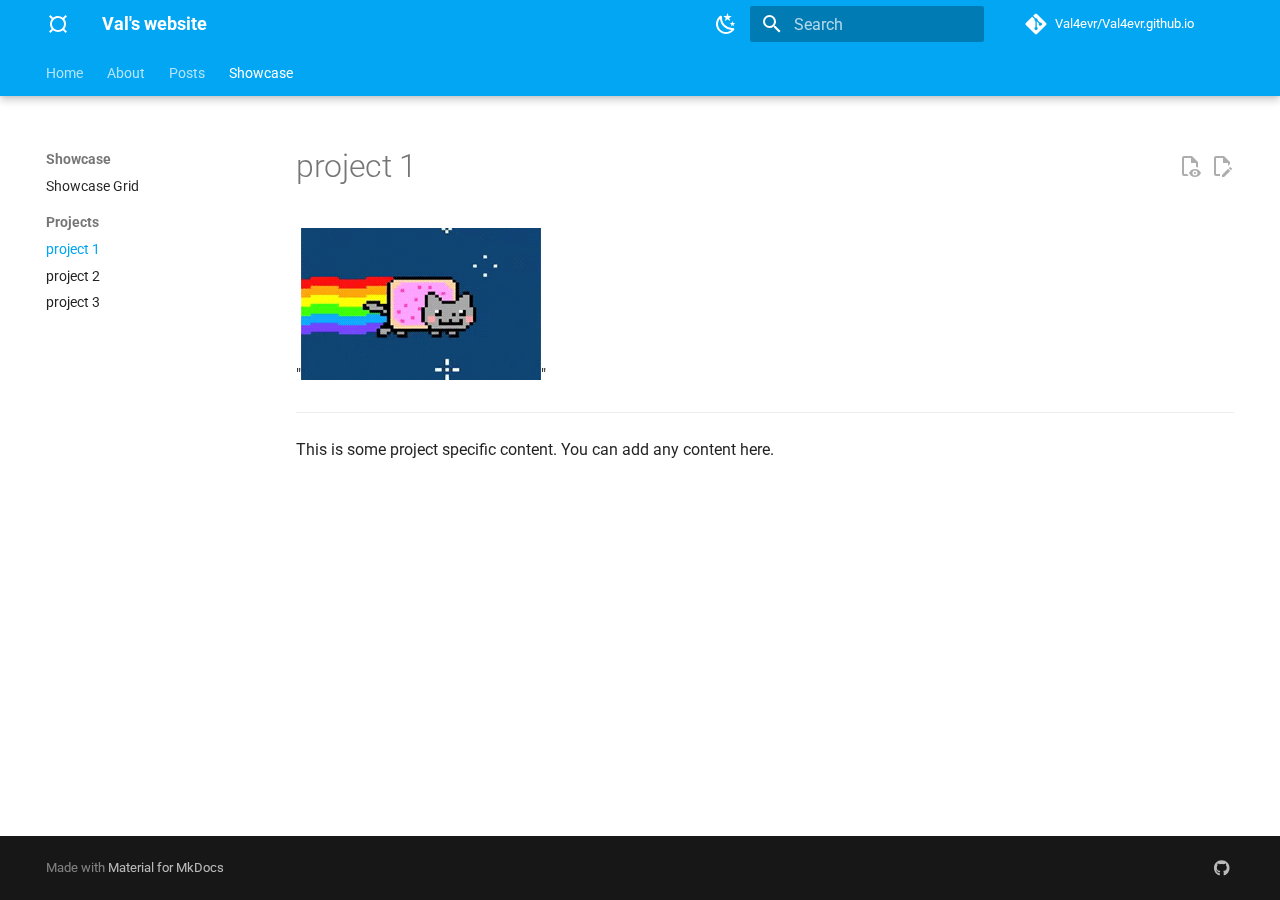
<file: showcase/project1/index.html>
<!doctype html>
<html lang="en" class="no-js">
  <head>
    
      <meta charset="utf-8">
      <meta name="viewport" content="width=device-width,initial-scale=1">
      
        <meta name="description" content="Mostly posts about cool projects">
      
      
      
        <link rel="canonical" href="https://Val4evr.github.io/showcase/project1/">
      
      
        <link rel="prev" href="../">
      
      
        <link rel="next" href="../project2/">
      
      
      <link rel="icon" href="../../assets/images/favicon.png">
      <meta name="generator" content="mkdocs-1.6.0, mkdocs-material-9.5.24">
    
    
      
        <title>project 1 - Val's website</title>
      
    
    
      <link rel="stylesheet" href="../../assets/stylesheets/main.6543a935.min.css">
      
        
        <link rel="stylesheet" href="../../assets/stylesheets/palette.06af60db.min.css">
      
      


    
    
      
    
    
      
        
        
        <link rel="preconnect" href="https://fonts.gstatic.com" crossorigin>
        <link rel="stylesheet" href="https://fonts.googleapis.com/css?family=Roboto:300,300i,400,400i,700,700i%7CRoboto+Mono:400,400i,700,700i&display=fallback">
        <style>:root{--md-text-font:"Roboto";--md-code-font:"Roboto Mono"}</style>
      
    
    
      <link rel="stylesheet" href="../../assets/_markdown_exec_pyodide.css">
    
      <link rel="stylesheet" href="../../css/custom.css">
    
    <script>__md_scope=new URL("../..",location),__md_hash=e=>[...e].reduce((e,_)=>(e<<5)-e+_.charCodeAt(0),0),__md_get=(e,_=localStorage,t=__md_scope)=>JSON.parse(_.getItem(t.pathname+"."+e)),__md_set=(e,_,t=localStorage,a=__md_scope)=>{try{t.setItem(a.pathname+"."+e,JSON.stringify(_))}catch(e){}}</script>
    
      

    
    
    
  </head>
  
  
    
    
      
    
    
    
    
    <body dir="ltr" data-md-color-scheme="default" data-md-color-primary="light-blue" data-md-color-accent="teal">
  
    
    <input class="md-toggle" data-md-toggle="drawer" type="checkbox" id="__drawer" autocomplete="off">
    <input class="md-toggle" data-md-toggle="search" type="checkbox" id="__search" autocomplete="off">
    <label class="md-overlay" for="__drawer"></label>
    <div data-md-component="skip">
      
        
        <a href="#project-1" class="md-skip">
          Skip to content
        </a>
      
    </div>
    <div data-md-component="announce">
      
    </div>
    
    
      

  

<header class="md-header md-header--shadow md-header--lifted" data-md-component="header">
  <nav class="md-header__inner md-grid" aria-label="Header">
    <a href="../.." title="Val&#39;s website" class="md-header__button md-logo" aria-label="Val's website" data-md-component="logo">
      
  
  <svg xmlns="http://www.w3.org/2000/svg" viewBox="0 0 24 24"><path d="M4.41 3 3 4.41 5.69 7.1A7.924 7.924 0 0 0 4 12c0 1.85.63 3.55 1.69 4.9L3 19.59 4.41 21l2.69-2.69A7.924 7.924 0 0 0 12 20c1.85 0 3.55-.63 4.9-1.69L19.59 21 21 19.59l-2.69-2.69A7.924 7.924 0 0 0 20 12c0-1.85-.63-3.55-1.69-4.9L21 4.41 19.59 3 16.9 5.69A7.924 7.924 0 0 0 12 4c-1.85 0-3.55.63-4.9 1.69L4.41 3M12 6c3.31 0 6 2.69 6 6s-2.69 6-6 6-6-2.69-6-6 2.69-6 6-6Z"/></svg>

    </a>
    <label class="md-header__button md-icon" for="__drawer">
      
      <svg xmlns="http://www.w3.org/2000/svg" viewBox="0 0 24 24"><path d="M3 6h18v2H3V6m0 5h18v2H3v-2m0 5h18v2H3v-2Z"/></svg>
    </label>
    <div class="md-header__title" data-md-component="header-title">
      <div class="md-header__ellipsis">
        <div class="md-header__topic">
          <span class="md-ellipsis">
            Val's website
          </span>
        </div>
        <div class="md-header__topic" data-md-component="header-topic">
          <span class="md-ellipsis">
            
              project 1
            
          </span>
        </div>
      </div>
    </div>
    
      
        <form class="md-header__option" data-md-component="palette">
  
    
    
    
    <input class="md-option" data-md-color-media="(prefers-color-scheme: light)" data-md-color-scheme="default" data-md-color-primary="light-blue" data-md-color-accent="teal"  aria-label="Switch to dark theme"  type="radio" name="__palette" id="__palette_0">
    
      <label class="md-header__button md-icon" title="Switch to dark theme" for="__palette_1" hidden>
        <svg xmlns="http://www.w3.org/2000/svg" viewBox="0 0 24 24"><path d="m17.75 4.09-2.53 1.94.91 3.06-2.63-1.81-2.63 1.81.91-3.06-2.53-1.94L12.44 4l1.06-3 1.06 3 3.19.09m3.5 6.91-1.64 1.25.59 1.98-1.7-1.17-1.7 1.17.59-1.98L15.75 11l2.06-.05L18.5 9l.69 1.95 2.06.05m-2.28 4.95c.83-.08 1.72 1.1 1.19 1.85-.32.45-.66.87-1.08 1.27C15.17 23 8.84 23 4.94 19.07c-3.91-3.9-3.91-10.24 0-14.14.4-.4.82-.76 1.27-1.08.75-.53 1.93.36 1.85 1.19-.27 2.86.69 5.83 2.89 8.02a9.96 9.96 0 0 0 8.02 2.89m-1.64 2.02a12.08 12.08 0 0 1-7.8-3.47c-2.17-2.19-3.33-5-3.49-7.82-2.81 3.14-2.7 7.96.31 10.98 3.02 3.01 7.84 3.12 10.98.31Z"/></svg>
      </label>
    
  
    
    
    
    <input class="md-option" data-md-color-media="(prefers-color-scheme: dark)" data-md-color-scheme="slate" data-md-color-primary="black" data-md-color-accent="lime"  aria-label="Switch to light theme"  type="radio" name="__palette" id="__palette_1">
    
      <label class="md-header__button md-icon" title="Switch to light theme" for="__palette_0" hidden>
        <svg xmlns="http://www.w3.org/2000/svg" viewBox="0 0 24 24"><path d="M12 7a5 5 0 0 1 5 5 5 5 0 0 1-5 5 5 5 0 0 1-5-5 5 5 0 0 1 5-5m0 2a3 3 0 0 0-3 3 3 3 0 0 0 3 3 3 3 0 0 0 3-3 3 3 0 0 0-3-3m0-7 2.39 3.42C13.65 5.15 12.84 5 12 5c-.84 0-1.65.15-2.39.42L12 2M3.34 7l4.16-.35A7.2 7.2 0 0 0 5.94 8.5c-.44.74-.69 1.5-.83 2.29L3.34 7m.02 10 1.76-3.77a7.131 7.131 0 0 0 2.38 4.14L3.36 17M20.65 7l-1.77 3.79a7.023 7.023 0 0 0-2.38-4.15l4.15.36m-.01 10-4.14.36c.59-.51 1.12-1.14 1.54-1.86.42-.73.69-1.5.83-2.29L20.64 17M12 22l-2.41-3.44c.74.27 1.55.44 2.41.44.82 0 1.63-.17 2.37-.44L12 22Z"/></svg>
      </label>
    
  
</form>
      
    
    
      <script>var media,input,key,value,palette=__md_get("__palette");if(palette&&palette.color){"(prefers-color-scheme)"===palette.color.media&&(media=matchMedia("(prefers-color-scheme: light)"),input=document.querySelector(media.matches?"[data-md-color-media='(prefers-color-scheme: light)']":"[data-md-color-media='(prefers-color-scheme: dark)']"),palette.color.media=input.getAttribute("data-md-color-media"),palette.color.scheme=input.getAttribute("data-md-color-scheme"),palette.color.primary=input.getAttribute("data-md-color-primary"),palette.color.accent=input.getAttribute("data-md-color-accent"));for([key,value]of Object.entries(palette.color))document.body.setAttribute("data-md-color-"+key,value)}</script>
    
    
    
      <label class="md-header__button md-icon" for="__search">
        
        <svg xmlns="http://www.w3.org/2000/svg" viewBox="0 0 24 24"><path d="M9.5 3A6.5 6.5 0 0 1 16 9.5c0 1.61-.59 3.09-1.56 4.23l.27.27h.79l5 5-1.5 1.5-5-5v-.79l-.27-.27A6.516 6.516 0 0 1 9.5 16 6.5 6.5 0 0 1 3 9.5 6.5 6.5 0 0 1 9.5 3m0 2C7 5 5 7 5 9.5S7 14 9.5 14 14 12 14 9.5 12 5 9.5 5Z"/></svg>
      </label>
      <div class="md-search" data-md-component="search" role="dialog">
  <label class="md-search__overlay" for="__search"></label>
  <div class="md-search__inner" role="search">
    <form class="md-search__form" name="search">
      <input type="text" class="md-search__input" name="query" aria-label="Search" placeholder="Search" autocapitalize="off" autocorrect="off" autocomplete="off" spellcheck="false" data-md-component="search-query" required>
      <label class="md-search__icon md-icon" for="__search">
        
        <svg xmlns="http://www.w3.org/2000/svg" viewBox="0 0 24 24"><path d="M9.5 3A6.5 6.5 0 0 1 16 9.5c0 1.61-.59 3.09-1.56 4.23l.27.27h.79l5 5-1.5 1.5-5-5v-.79l-.27-.27A6.516 6.516 0 0 1 9.5 16 6.5 6.5 0 0 1 3 9.5 6.5 6.5 0 0 1 9.5 3m0 2C7 5 5 7 5 9.5S7 14 9.5 14 14 12 14 9.5 12 5 9.5 5Z"/></svg>
        
        <svg xmlns="http://www.w3.org/2000/svg" viewBox="0 0 24 24"><path d="M20 11v2H8l5.5 5.5-1.42 1.42L4.16 12l7.92-7.92L13.5 5.5 8 11h12Z"/></svg>
      </label>
      <nav class="md-search__options" aria-label="Search">
        
        <button type="reset" class="md-search__icon md-icon" title="Clear" aria-label="Clear" tabindex="-1">
          
          <svg xmlns="http://www.w3.org/2000/svg" viewBox="0 0 24 24"><path d="M19 6.41 17.59 5 12 10.59 6.41 5 5 6.41 10.59 12 5 17.59 6.41 19 12 13.41 17.59 19 19 17.59 13.41 12 19 6.41Z"/></svg>
        </button>
      </nav>
      
        <div class="md-search__suggest" data-md-component="search-suggest"></div>
      
    </form>
    <div class="md-search__output">
      <div class="md-search__scrollwrap" data-md-scrollfix>
        <div class="md-search-result" data-md-component="search-result">
          <div class="md-search-result__meta">
            Initializing search
          </div>
          <ol class="md-search-result__list" role="presentation"></ol>
        </div>
      </div>
    </div>
  </div>
</div>
    
    
      <div class="md-header__source">
        <a href="https://github.com/Val4evr/Val4evr.github.io" title="Go to repository" class="md-source" data-md-component="source">
  <div class="md-source__icon md-icon">
    
    <svg xmlns="http://www.w3.org/2000/svg" viewBox="0 0 448 512"><!--! Font Awesome Free 6.5.2 by @fontawesome - https://fontawesome.com License - https://fontawesome.com/license/free (Icons: CC BY 4.0, Fonts: SIL OFL 1.1, Code: MIT License) Copyright 2024 Fonticons, Inc.--><path d="M439.55 236.05 244 40.45a28.87 28.87 0 0 0-40.81 0l-40.66 40.63 51.52 51.52c27.06-9.14 52.68 16.77 43.39 43.68l49.66 49.66c34.23-11.8 61.18 31 35.47 56.69-26.49 26.49-70.21-2.87-56-37.34L240.22 199v121.85c25.3 12.54 22.26 41.85 9.08 55a34.34 34.34 0 0 1-48.55 0c-17.57-17.6-11.07-46.91 11.25-56v-123c-20.8-8.51-24.6-30.74-18.64-45L142.57 101 8.45 235.14a28.86 28.86 0 0 0 0 40.81l195.61 195.6a28.86 28.86 0 0 0 40.8 0l194.69-194.69a28.86 28.86 0 0 0 0-40.81z"/></svg>
  </div>
  <div class="md-source__repository">
    Val4evr/Val4evr.github.io
  </div>
</a>
      </div>
    
  </nav>
  
    
      
<nav class="md-tabs" aria-label="Tabs" data-md-component="tabs">
  <div class="md-grid">
    <ul class="md-tabs__list">
      
        
  
  
  
    <li class="md-tabs__item">
      <a href="../.." class="md-tabs__link">
        
  
    
  
  Home

      </a>
    </li>
  

      
        
  
  
  
    <li class="md-tabs__item">
      <a href="../../about/" class="md-tabs__link">
        
  
    
  
  About

      </a>
    </li>
  

      
        
  
  
  
    
    
      
  
  
  
    
    
      <li class="md-tabs__item">
        <a href="../../posts/testPost1/" class="md-tabs__link">
          
  
    
  
  Posts

        </a>
      </li>
    
  

    
  

      
        
  
  
    
  
  
    
    
      <li class="md-tabs__item md-tabs__item--active">
        <a href="../" class="md-tabs__link">
          
  
    
  
  Showcase

        </a>
      </li>
    
  

      
    </ul>
  </div>
</nav>
    
  
</header>
    
    <div class="md-container" data-md-component="container">
      
      
        
      
      <main class="md-main" data-md-component="main">
        <div class="md-main__inner md-grid">
          
            
              
                
              
              <div class="md-sidebar md-sidebar--primary" data-md-component="sidebar" data-md-type="navigation" >
                <div class="md-sidebar__scrollwrap">
                  <div class="md-sidebar__inner">
                    


  


<nav class="md-nav md-nav--primary md-nav--lifted" aria-label="Navigation" data-md-level="0">
  <label class="md-nav__title" for="__drawer">
    <a href="../.." title="Val&#39;s website" class="md-nav__button md-logo" aria-label="Val's website" data-md-component="logo">
      
  
  <svg xmlns="http://www.w3.org/2000/svg" viewBox="0 0 24 24"><path d="M4.41 3 3 4.41 5.69 7.1A7.924 7.924 0 0 0 4 12c0 1.85.63 3.55 1.69 4.9L3 19.59 4.41 21l2.69-2.69A7.924 7.924 0 0 0 12 20c1.85 0 3.55-.63 4.9-1.69L19.59 21 21 19.59l-2.69-2.69A7.924 7.924 0 0 0 20 12c0-1.85-.63-3.55-1.69-4.9L21 4.41 19.59 3 16.9 5.69A7.924 7.924 0 0 0 12 4c-1.85 0-3.55.63-4.9 1.69L4.41 3M12 6c3.31 0 6 2.69 6 6s-2.69 6-6 6-6-2.69-6-6 2.69-6 6-6Z"/></svg>

    </a>
    Val's website
  </label>
  
    <div class="md-nav__source">
      <a href="https://github.com/Val4evr/Val4evr.github.io" title="Go to repository" class="md-source" data-md-component="source">
  <div class="md-source__icon md-icon">
    
    <svg xmlns="http://www.w3.org/2000/svg" viewBox="0 0 448 512"><!--! Font Awesome Free 6.5.2 by @fontawesome - https://fontawesome.com License - https://fontawesome.com/license/free (Icons: CC BY 4.0, Fonts: SIL OFL 1.1, Code: MIT License) Copyright 2024 Fonticons, Inc.--><path d="M439.55 236.05 244 40.45a28.87 28.87 0 0 0-40.81 0l-40.66 40.63 51.52 51.52c27.06-9.14 52.68 16.77 43.39 43.68l49.66 49.66c34.23-11.8 61.18 31 35.47 56.69-26.49 26.49-70.21-2.87-56-37.34L240.22 199v121.85c25.3 12.54 22.26 41.85 9.08 55a34.34 34.34 0 0 1-48.55 0c-17.57-17.6-11.07-46.91 11.25-56v-123c-20.8-8.51-24.6-30.74-18.64-45L142.57 101 8.45 235.14a28.86 28.86 0 0 0 0 40.81l195.61 195.6a28.86 28.86 0 0 0 40.8 0l194.69-194.69a28.86 28.86 0 0 0 0-40.81z"/></svg>
  </div>
  <div class="md-source__repository">
    Val4evr/Val4evr.github.io
  </div>
</a>
    </div>
  
  <ul class="md-nav__list" data-md-scrollfix>
    
      
      
  
  
  
  
    <li class="md-nav__item">
      <a href="../.." class="md-nav__link">
        
  
  <span class="md-ellipsis">
    Home
  </span>
  

      </a>
    </li>
  

    
      
      
  
  
  
  
    <li class="md-nav__item">
      <a href="../../about/" class="md-nav__link">
        
  
  <span class="md-ellipsis">
    About
  </span>
  

      </a>
    </li>
  

    
      
      
  
  
  
  
    
    
      
        
      
        
      
    
    
      
      
        
      
    
    
    <li class="md-nav__item md-nav__item--nested">
      
        
        
        <input class="md-nav__toggle md-toggle " type="checkbox" id="__nav_3" >
        
          
          <label class="md-nav__link" for="__nav_3" id="__nav_3_label" tabindex="0">
            
  
  <span class="md-ellipsis">
    Posts
  </span>
  

            <span class="md-nav__icon md-icon"></span>
          </label>
        
        <nav class="md-nav" data-md-level="1" aria-labelledby="__nav_3_label" aria-expanded="false">
          <label class="md-nav__title" for="__nav_3">
            <span class="md-nav__icon md-icon"></span>
            Posts
          </label>
          <ul class="md-nav__list" data-md-scrollfix>
            
              
                
  
  
  
  
    
    
      
        
      
        
      
        
      
    
    
      
      
        
      
    
    
    <li class="md-nav__item md-nav__item--nested">
      
        
        
        <input class="md-nav__toggle md-toggle " type="checkbox" id="__nav_3_1" >
        
          
          <label class="md-nav__link" for="__nav_3_1" id="__nav_3_1_label" tabindex="0">
            
  
  <span class="md-ellipsis">
    2024
  </span>
  

            <span class="md-nav__icon md-icon"></span>
          </label>
        
        <nav class="md-nav" data-md-level="2" aria-labelledby="__nav_3_1_label" aria-expanded="false">
          <label class="md-nav__title" for="__nav_3_1">
            <span class="md-nav__icon md-icon"></span>
            2024
          </label>
          <ul class="md-nav__list" data-md-scrollfix>
            
              
                
  
  
  
  
    <li class="md-nav__item">
      <a href="../../posts/testPost1/" class="md-nav__link">
        
  
  <span class="md-ellipsis">
    Test Post 1
  </span>
  

      </a>
    </li>
  

              
            
              
                
  
  
  
  
    <li class="md-nav__item">
      <a href="../../posts/testPost2/" class="md-nav__link">
        
  
  <span class="md-ellipsis">
    Test Post 2
  </span>
  

      </a>
    </li>
  

              
            
              
                
  
  
  
  
    <li class="md-nav__item">
      <a href="../../posts/testPost3/" class="md-nav__link">
        
  
  <span class="md-ellipsis">
    Test Post 3
  </span>
  

      </a>
    </li>
  

              
            
          </ul>
        </nav>
      
    </li>
  

              
            
              
                
  
  
  
  
    
    
      
        
      
    
    
      
      
        
      
    
    
    <li class="md-nav__item md-nav__item--nested">
      
        
        
        <input class="md-nav__toggle md-toggle " type="checkbox" id="__nav_3_2" >
        
          
          <label class="md-nav__link" for="__nav_3_2" id="__nav_3_2_label" tabindex="0">
            
  
  <span class="md-ellipsis">
    2023
  </span>
  

            <span class="md-nav__icon md-icon"></span>
          </label>
        
        <nav class="md-nav" data-md-level="2" aria-labelledby="__nav_3_2_label" aria-expanded="false">
          <label class="md-nav__title" for="__nav_3_2">
            <span class="md-nav__icon md-icon"></span>
            2023
          </label>
          <ul class="md-nav__list" data-md-scrollfix>
            
              
                
  
  
  
  
    <li class="md-nav__item">
      <a href="../../posts/testPost4/" class="md-nav__link">
        
  
  <span class="md-ellipsis">
    Test Post 4
  </span>
  

      </a>
    </li>
  

              
            
          </ul>
        </nav>
      
    </li>
  

              
            
          </ul>
        </nav>
      
    </li>
  

    
      
      
  
  
    
  
  
  
    
    
      
        
      
        
      
    
    
      
        
        
      
      
        
      
    
    
    <li class="md-nav__item md-nav__item--active md-nav__item--section md-nav__item--nested">
      
        
        
        <input class="md-nav__toggle md-toggle " type="checkbox" id="__nav_4" checked>
        
          
          <label class="md-nav__link" for="__nav_4" id="__nav_4_label" tabindex="">
            
  
  <span class="md-ellipsis">
    Showcase
  </span>
  

            <span class="md-nav__icon md-icon"></span>
          </label>
        
        <nav class="md-nav" data-md-level="1" aria-labelledby="__nav_4_label" aria-expanded="true">
          <label class="md-nav__title" for="__nav_4">
            <span class="md-nav__icon md-icon"></span>
            Showcase
          </label>
          <ul class="md-nav__list" data-md-scrollfix>
            
              
                
  
  
  
  
    <li class="md-nav__item">
      <a href="../" class="md-nav__link">
        
  
  <span class="md-ellipsis">
    Showcase Grid
  </span>
  

      </a>
    </li>
  

              
            
              
                
  
  
    
  
  
  
    
    
      
        
      
        
      
        
      
    
    
      
      
        
          
          
        
      
    
    
    <li class="md-nav__item md-nav__item--active md-nav__item--section md-nav__item--nested">
      
        
        
        <input class="md-nav__toggle md-toggle " type="checkbox" id="__nav_4_2" checked>
        
          
          <label class="md-nav__link" for="__nav_4_2" id="__nav_4_2_label" tabindex="">
            
  
  <span class="md-ellipsis">
    Projects
  </span>
  

            <span class="md-nav__icon md-icon"></span>
          </label>
        
        <nav class="md-nav" data-md-level="2" aria-labelledby="__nav_4_2_label" aria-expanded="true">
          <label class="md-nav__title" for="__nav_4_2">
            <span class="md-nav__icon md-icon"></span>
            Projects
          </label>
          <ul class="md-nav__list" data-md-scrollfix>
            
              
                
  
  
    
  
  
  
    <li class="md-nav__item md-nav__item--active">
      
      <input class="md-nav__toggle md-toggle" type="checkbox" id="__toc">
      
      
        
      
      
      <a href="./" class="md-nav__link md-nav__link--active">
        
  
  <span class="md-ellipsis">
    project 1
  </span>
  

      </a>
      
    </li>
  

              
            
              
                
  
  
  
  
    <li class="md-nav__item">
      <a href="../project2/" class="md-nav__link">
        
  
  <span class="md-ellipsis">
    project 2
  </span>
  

      </a>
    </li>
  

              
            
              
                
  
  
  
  
    <li class="md-nav__item">
      <a href="../project3/" class="md-nav__link">
        
  
  <span class="md-ellipsis">
    project 3
  </span>
  

      </a>
    </li>
  

              
            
          </ul>
        </nav>
      
    </li>
  

              
            
          </ul>
        </nav>
      
    </li>
  

    
  </ul>
</nav>
                  </div>
                </div>
              </div>
            
            
              
                
              
              <div class="md-sidebar md-sidebar--secondary" data-md-component="sidebar" data-md-type="toc" hidden>
                <div class="md-sidebar__scrollwrap">
                  <div class="md-sidebar__inner">
                    

<nav class="md-nav md-nav--secondary" aria-label="Table of contents">
  
  
  
    
  
  
</nav>
                  </div>
                </div>
              </div>
            
          
          
            <div class="md-content" data-md-component="content">
              <article class="md-content__inner md-typeset">
                

<a href="https://github.com/Val4evr/Val4evr.github.io/edit/main/docs/showcase/project1.md" class="md-content__button md-icon"
title="Edit this page">

<svg xmlns="http://www.w3.org/2000/svg" viewBox="0 0 24 24">
    <path
    d="M10 20H6V4h7v5h5v3.1l2-2V8l-6-6H6c-1.1 0-2 .9-2 2v16c0 1.1.9 2 2 2h4v-2m10.2-7c.1 0 .3.1.4.2l1.3 1.3c.2.2.2.6 0 .8l-1 1-2.1-2.1 1-1c.1-.1.2-.2.4-.2m0 3.9L14.1 23H12v-2.1l6.1-6.1 2.1 2.1Z">
    </path>
</svg>
</a>

<a href="https://github.com/Val4evr/Val4evr.github.io/raw/main/docs/showcase/project1.md" class="md-content__button md-icon"
title="View source of this page">

<svg xmlns="http://www.w3.org/2000/svg" viewBox="0 0 24 24">
    <path
    d="M17 18c.56 0 1 .44 1 1s-.44 1-1 1-1-.44-1-1 .44-1 1-1m0-3c-2.73 0-5.06 1.66-6 4 .94 2.34 3.27 4 6 4s5.06-1.66 6-4c-.94-2.34-3.27-4-6-4m0 6.5a2.5 2.5 0 0 1-2.5-2.5 2.5 2.5 0 0 1 2.5-2.5 2.5 2.5 0 0 1 2.5 2.5 2.5 2.5 0 0 1-2.5 2.5M9.27 20H6V4h7v5h5v4.07c.7.08 1.36.25 2 .49V8l-6-6H6a2 2 0 0 0-2 2v16a2 2 0 0 0 2 2h4.5a8.15 8.15 0 0 1-1.23-2Z">
    </path>
</svg>
</a>

    <h1 id="project-1">project 1<a class="headerlink" href="#project-1" title="Permanent link">¤</a></h1>
<p>"<img alt="project1" src="../../assets/testGif1.gif" />"</p>
<hr />
<p>This is some project specific content. You can add any content here.</p>

    <script src="https://giscus.app/client.js"
            data-repo="Val4evr/Val4evr.github.io"
            data-repo-id="R_kgDOMAQOXw"
            data-category="Announcements"
            data-category-id="DIC_kwDOMAQOX84Cfmr4"
            data-mapping="title"
            data-strict="1"
            data-reactions-enabled="1"
            data-emit-metadata="0"
            data-input-position="top"
            data-theme="preferred_color_scheme"
            data-lang="en"
            data-loading="lazy"
            crossorigin="anonymous"
            async>
    </script>

<!-- Reload on palette change -->
<script>
    var palette = __md_get("__palette")
    if (palette && typeof palette.color === "object")
    if (palette.color.scheme === "slate") {
        var giscus = document.querySelector("script[src*=giscus]")
        giscus.setAttribute("data-theme", "dark")
    }

    /* Register event handlers after documented loaded */
    document.addEventListener("DOMContentLoaded", function () {
    var ref = document.querySelector("[data-md-component=palette]")
    ref.addEventListener("change", function () {
        var palette = __md_get("__palette")
        if (palette && typeof palette.color === "object") {
        var theme = palette.color.scheme === "slate" ? "dark" : "light"

        /* Instruct Giscus to change theme */
        var frame = document.querySelector(".giscus-frame")
        frame.contentWindow.postMessage(
            { giscus: { setConfig: { theme } } },
            "https://giscus.app"
        )
        }
    })
    })
</script>

              </article>
            </div>
          
          
<script>var target=document.getElementById(location.hash.slice(1));target&&target.name&&(target.checked=target.name.startsWith("__tabbed_"))</script>
        </div>
        
          <button type="button" class="md-top md-icon" data-md-component="top" hidden>
  
  <svg xmlns="http://www.w3.org/2000/svg" viewBox="0 0 24 24"><path d="M13 20h-2V8l-5.5 5.5-1.42-1.42L12 4.16l7.92 7.92-1.42 1.42L13 8v12Z"/></svg>
  Back to top
</button>
        
      </main>
      
        <footer class="md-footer">
  
    
      
        
      
      <nav class="md-footer__inner md-grid" aria-label="Footer" hidden>
        
          
          <a href="../" class="md-footer__link md-footer__link--prev" aria-label="Previous: Showcase Grid">
            <div class="md-footer__button md-icon">
              
              <svg xmlns="http://www.w3.org/2000/svg" viewBox="0 0 24 24"><path d="M20 11v2H8l5.5 5.5-1.42 1.42L4.16 12l7.92-7.92L13.5 5.5 8 11h12Z"/></svg>
            </div>
            <div class="md-footer__title">
              <span class="md-footer__direction">
                Previous
              </span>
              <div class="md-ellipsis">
                Showcase Grid
              </div>
            </div>
          </a>
        
        
          
          <a href="../project2/" class="md-footer__link md-footer__link--next" aria-label="Next: project 2">
            <div class="md-footer__title">
              <span class="md-footer__direction">
                Next
              </span>
              <div class="md-ellipsis">
                project 2
              </div>
            </div>
            <div class="md-footer__button md-icon">
              
              <svg xmlns="http://www.w3.org/2000/svg" viewBox="0 0 24 24"><path d="M4 11v2h12l-5.5 5.5 1.42 1.42L19.84 12l-7.92-7.92L10.5 5.5 16 11H4Z"/></svg>
            </div>
          </a>
        
      </nav>
    
  
  <div class="md-footer-meta md-typeset">
    <div class="md-footer-meta__inner md-grid">
      <div class="md-copyright">
  
  
    Made with
    <a href="https://squidfunk.github.io/mkdocs-material/" target="_blank" rel="noopener">
      Material for MkDocs
    </a>
  
</div>
      
        <div class="md-social">
  
    
    
    
    
      
      
    
    <a href="https://github.com" target="_blank" rel="noopener" title="github.com" class="md-social__link">
      <svg xmlns="http://www.w3.org/2000/svg" viewBox="0 0 496 512"><!--! Font Awesome Free 6.5.2 by @fontawesome - https://fontawesome.com License - https://fontawesome.com/license/free (Icons: CC BY 4.0, Fonts: SIL OFL 1.1, Code: MIT License) Copyright 2024 Fonticons, Inc.--><path d="M165.9 397.4c0 2-2.3 3.6-5.2 3.6-3.3.3-5.6-1.3-5.6-3.6 0-2 2.3-3.6 5.2-3.6 3-.3 5.6 1.3 5.6 3.6zm-31.1-4.5c-.7 2 1.3 4.3 4.3 4.9 2.6 1 5.6 0 6.2-2s-1.3-4.3-4.3-5.2c-2.6-.7-5.5.3-6.2 2.3zm44.2-1.7c-2.9.7-4.9 2.6-4.6 4.9.3 2 2.9 3.3 5.9 2.6 2.9-.7 4.9-2.6 4.6-4.6-.3-1.9-3-3.2-5.9-2.9zM244.8 8C106.1 8 0 113.3 0 252c0 110.9 69.8 205.8 169.5 239.2 12.8 2.3 17.3-5.6 17.3-12.1 0-6.2-.3-40.4-.3-61.4 0 0-70 15-84.7-29.8 0 0-11.4-29.1-27.8-36.6 0 0-22.9-15.7 1.6-15.4 0 0 24.9 2 38.6 25.8 21.9 38.6 58.6 27.5 72.9 20.9 2.3-16 8.8-27.1 16-33.7-55.9-6.2-112.3-14.3-112.3-110.5 0-27.5 7.6-41.3 23.6-58.9-2.6-6.5-11.1-33.3 2.6-67.9 20.9-6.5 69 27 69 27 20-5.6 41.5-8.5 62.8-8.5s42.8 2.9 62.8 8.5c0 0 48.1-33.6 69-27 13.7 34.7 5.2 61.4 2.6 67.9 16 17.7 25.8 31.5 25.8 58.9 0 96.5-58.9 104.2-114.8 110.5 9.2 7.9 17 22.9 17 46.4 0 33.7-.3 75.4-.3 83.6 0 6.5 4.6 14.4 17.3 12.1C428.2 457.8 496 362.9 496 252 496 113.3 383.5 8 244.8 8zM97.2 352.9c-1.3 1-1 3.3.7 5.2 1.6 1.6 3.9 2.3 5.2 1 1.3-1 1-3.3-.7-5.2-1.6-1.6-3.9-2.3-5.2-1zm-10.8-8.1c-.7 1.3.3 2.9 2.3 3.9 1.6 1 3.6.7 4.3-.7.7-1.3-.3-2.9-2.3-3.9-2-.6-3.6-.3-4.3.7zm32.4 35.6c-1.6 1.3-1 4.3 1.3 6.2 2.3 2.3 5.2 2.6 6.5 1 1.3-1.3.7-4.3-1.3-6.2-2.2-2.3-5.2-2.6-6.5-1zm-11.4-14.7c-1.6 1-1.6 3.6 0 5.9 1.6 2.3 4.3 3.3 5.6 2.3 1.6-1.3 1.6-3.9 0-6.2-1.4-2.3-4-3.3-5.6-2z"/></svg>
    </a>
  
</div>
      
    </div>
  </div>
</footer>
      
    </div>
    <div class="md-dialog" data-md-component="dialog">
      <div class="md-dialog__inner md-typeset"></div>
    </div>
    
    
    <script id="__config" type="application/json">{"base": "../..", "features": ["navigation.footer", "announce.dismiss", "content.action.edit", "content.action.view", "content.code.annotate", "content.code.copy", "content.tooltips", "navigation.indexes", "navigation.sections", "navigation.tabs", "navigation.tabs.sticky", "navigation.top", "search.highlight", "search.suggest", "toc.follow"], "search": "../../assets/javascripts/workers/search.b8dbb3d2.min.js", "translations": {"clipboard.copied": "Copied to clipboard", "clipboard.copy": "Copy to clipboard", "search.result.more.one": "1 more on this page", "search.result.more.other": "# more on this page", "search.result.none": "No matching documents", "search.result.one": "1 matching document", "search.result.other": "# matching documents", "search.result.placeholder": "Type to start searching", "search.result.term.missing": "Missing", "select.version": "Select version"}}</script>
    
    
      <script src="../../assets/javascripts/bundle.081f42fc.min.js"></script>
      
        <script src="../../assets/_markdown_exec_pyodide.js"></script>
      
    
  </body>
</html>
</file>
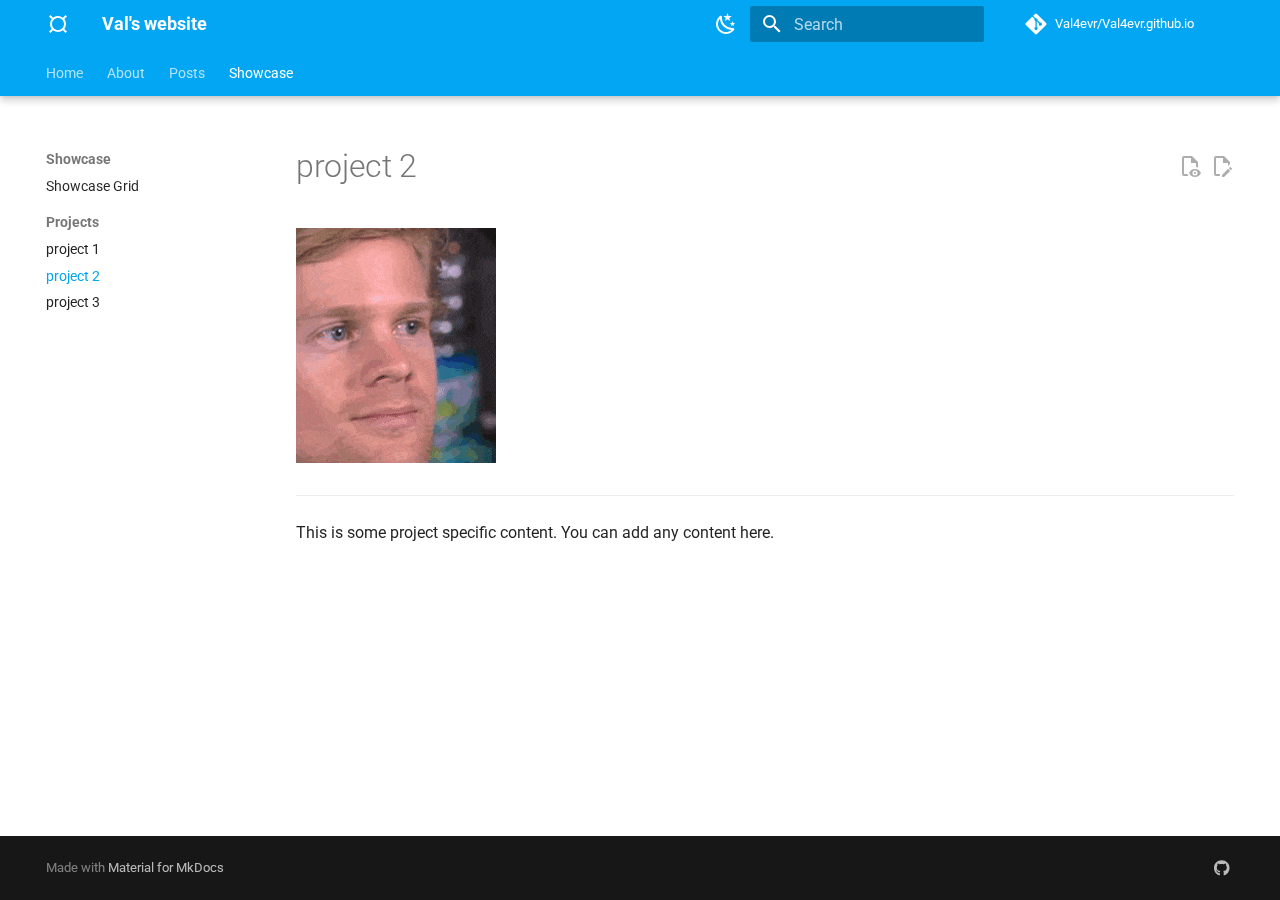
<file: showcase/project2/index.html>
<!doctype html>
<html lang="en" class="no-js">
  <head>
    
      <meta charset="utf-8">
      <meta name="viewport" content="width=device-width,initial-scale=1">
      
        <meta name="description" content="Mostly posts about cool projects">
      
      
      
        <link rel="canonical" href="https://Val4evr.github.io/showcase/project2/">
      
      
        <link rel="prev" href="../project1/">
      
      
        <link rel="next" href="../project3/">
      
      
      <link rel="icon" href="../../assets/images/favicon.png">
      <meta name="generator" content="mkdocs-1.6.0, mkdocs-material-9.5.24">
    
    
      
        <title>project 2 - Val's website</title>
      
    
    
      <link rel="stylesheet" href="../../assets/stylesheets/main.6543a935.min.css">
      
        
        <link rel="stylesheet" href="../../assets/stylesheets/palette.06af60db.min.css">
      
      


    
    
      
    
    
      
        
        
        <link rel="preconnect" href="https://fonts.gstatic.com" crossorigin>
        <link rel="stylesheet" href="https://fonts.googleapis.com/css?family=Roboto:300,300i,400,400i,700,700i%7CRoboto+Mono:400,400i,700,700i&display=fallback">
        <style>:root{--md-text-font:"Roboto";--md-code-font:"Roboto Mono"}</style>
      
    
    
      <link rel="stylesheet" href="../../assets/_markdown_exec_pyodide.css">
    
      <link rel="stylesheet" href="../../css/custom.css">
    
    <script>__md_scope=new URL("../..",location),__md_hash=e=>[...e].reduce((e,_)=>(e<<5)-e+_.charCodeAt(0),0),__md_get=(e,_=localStorage,t=__md_scope)=>JSON.parse(_.getItem(t.pathname+"."+e)),__md_set=(e,_,t=localStorage,a=__md_scope)=>{try{t.setItem(a.pathname+"."+e,JSON.stringify(_))}catch(e){}}</script>
    
      

    
    
    
  </head>
  
  
    
    
      
    
    
    
    
    <body dir="ltr" data-md-color-scheme="default" data-md-color-primary="light-blue" data-md-color-accent="teal">
  
    
    <input class="md-toggle" data-md-toggle="drawer" type="checkbox" id="__drawer" autocomplete="off">
    <input class="md-toggle" data-md-toggle="search" type="checkbox" id="__search" autocomplete="off">
    <label class="md-overlay" for="__drawer"></label>
    <div data-md-component="skip">
      
        
        <a href="#project-2" class="md-skip">
          Skip to content
        </a>
      
    </div>
    <div data-md-component="announce">
      
    </div>
    
    
      

  

<header class="md-header md-header--shadow md-header--lifted" data-md-component="header">
  <nav class="md-header__inner md-grid" aria-label="Header">
    <a href="../.." title="Val&#39;s website" class="md-header__button md-logo" aria-label="Val's website" data-md-component="logo">
      
  
  <svg xmlns="http://www.w3.org/2000/svg" viewBox="0 0 24 24"><path d="M4.41 3 3 4.41 5.69 7.1A7.924 7.924 0 0 0 4 12c0 1.85.63 3.55 1.69 4.9L3 19.59 4.41 21l2.69-2.69A7.924 7.924 0 0 0 12 20c1.85 0 3.55-.63 4.9-1.69L19.59 21 21 19.59l-2.69-2.69A7.924 7.924 0 0 0 20 12c0-1.85-.63-3.55-1.69-4.9L21 4.41 19.59 3 16.9 5.69A7.924 7.924 0 0 0 12 4c-1.85 0-3.55.63-4.9 1.69L4.41 3M12 6c3.31 0 6 2.69 6 6s-2.69 6-6 6-6-2.69-6-6 2.69-6 6-6Z"/></svg>

    </a>
    <label class="md-header__button md-icon" for="__drawer">
      
      <svg xmlns="http://www.w3.org/2000/svg" viewBox="0 0 24 24"><path d="M3 6h18v2H3V6m0 5h18v2H3v-2m0 5h18v2H3v-2Z"/></svg>
    </label>
    <div class="md-header__title" data-md-component="header-title">
      <div class="md-header__ellipsis">
        <div class="md-header__topic">
          <span class="md-ellipsis">
            Val's website
          </span>
        </div>
        <div class="md-header__topic" data-md-component="header-topic">
          <span class="md-ellipsis">
            
              project 2
            
          </span>
        </div>
      </div>
    </div>
    
      
        <form class="md-header__option" data-md-component="palette">
  
    
    
    
    <input class="md-option" data-md-color-media="(prefers-color-scheme: light)" data-md-color-scheme="default" data-md-color-primary="light-blue" data-md-color-accent="teal"  aria-label="Switch to dark theme"  type="radio" name="__palette" id="__palette_0">
    
      <label class="md-header__button md-icon" title="Switch to dark theme" for="__palette_1" hidden>
        <svg xmlns="http://www.w3.org/2000/svg" viewBox="0 0 24 24"><path d="m17.75 4.09-2.53 1.94.91 3.06-2.63-1.81-2.63 1.81.91-3.06-2.53-1.94L12.44 4l1.06-3 1.06 3 3.19.09m3.5 6.91-1.64 1.25.59 1.98-1.7-1.17-1.7 1.17.59-1.98L15.75 11l2.06-.05L18.5 9l.69 1.95 2.06.05m-2.28 4.95c.83-.08 1.72 1.1 1.19 1.85-.32.45-.66.87-1.08 1.27C15.17 23 8.84 23 4.94 19.07c-3.91-3.9-3.91-10.24 0-14.14.4-.4.82-.76 1.27-1.08.75-.53 1.93.36 1.85 1.19-.27 2.86.69 5.83 2.89 8.02a9.96 9.96 0 0 0 8.02 2.89m-1.64 2.02a12.08 12.08 0 0 1-7.8-3.47c-2.17-2.19-3.33-5-3.49-7.82-2.81 3.14-2.7 7.96.31 10.98 3.02 3.01 7.84 3.12 10.98.31Z"/></svg>
      </label>
    
  
    
    
    
    <input class="md-option" data-md-color-media="(prefers-color-scheme: dark)" data-md-color-scheme="slate" data-md-color-primary="black" data-md-color-accent="lime"  aria-label="Switch to light theme"  type="radio" name="__palette" id="__palette_1">
    
      <label class="md-header__button md-icon" title="Switch to light theme" for="__palette_0" hidden>
        <svg xmlns="http://www.w3.org/2000/svg" viewBox="0 0 24 24"><path d="M12 7a5 5 0 0 1 5 5 5 5 0 0 1-5 5 5 5 0 0 1-5-5 5 5 0 0 1 5-5m0 2a3 3 0 0 0-3 3 3 3 0 0 0 3 3 3 3 0 0 0 3-3 3 3 0 0 0-3-3m0-7 2.39 3.42C13.65 5.15 12.84 5 12 5c-.84 0-1.65.15-2.39.42L12 2M3.34 7l4.16-.35A7.2 7.2 0 0 0 5.94 8.5c-.44.74-.69 1.5-.83 2.29L3.34 7m.02 10 1.76-3.77a7.131 7.131 0 0 0 2.38 4.14L3.36 17M20.65 7l-1.77 3.79a7.023 7.023 0 0 0-2.38-4.15l4.15.36m-.01 10-4.14.36c.59-.51 1.12-1.14 1.54-1.86.42-.73.69-1.5.83-2.29L20.64 17M12 22l-2.41-3.44c.74.27 1.55.44 2.41.44.82 0 1.63-.17 2.37-.44L12 22Z"/></svg>
      </label>
    
  
</form>
      
    
    
      <script>var media,input,key,value,palette=__md_get("__palette");if(palette&&palette.color){"(prefers-color-scheme)"===palette.color.media&&(media=matchMedia("(prefers-color-scheme: light)"),input=document.querySelector(media.matches?"[data-md-color-media='(prefers-color-scheme: light)']":"[data-md-color-media='(prefers-color-scheme: dark)']"),palette.color.media=input.getAttribute("data-md-color-media"),palette.color.scheme=input.getAttribute("data-md-color-scheme"),palette.color.primary=input.getAttribute("data-md-color-primary"),palette.color.accent=input.getAttribute("data-md-color-accent"));for([key,value]of Object.entries(palette.color))document.body.setAttribute("data-md-color-"+key,value)}</script>
    
    
    
      <label class="md-header__button md-icon" for="__search">
        
        <svg xmlns="http://www.w3.org/2000/svg" viewBox="0 0 24 24"><path d="M9.5 3A6.5 6.5 0 0 1 16 9.5c0 1.61-.59 3.09-1.56 4.23l.27.27h.79l5 5-1.5 1.5-5-5v-.79l-.27-.27A6.516 6.516 0 0 1 9.5 16 6.5 6.5 0 0 1 3 9.5 6.5 6.5 0 0 1 9.5 3m0 2C7 5 5 7 5 9.5S7 14 9.5 14 14 12 14 9.5 12 5 9.5 5Z"/></svg>
      </label>
      <div class="md-search" data-md-component="search" role="dialog">
  <label class="md-search__overlay" for="__search"></label>
  <div class="md-search__inner" role="search">
    <form class="md-search__form" name="search">
      <input type="text" class="md-search__input" name="query" aria-label="Search" placeholder="Search" autocapitalize="off" autocorrect="off" autocomplete="off" spellcheck="false" data-md-component="search-query" required>
      <label class="md-search__icon md-icon" for="__search">
        
        <svg xmlns="http://www.w3.org/2000/svg" viewBox="0 0 24 24"><path d="M9.5 3A6.5 6.5 0 0 1 16 9.5c0 1.61-.59 3.09-1.56 4.23l.27.27h.79l5 5-1.5 1.5-5-5v-.79l-.27-.27A6.516 6.516 0 0 1 9.5 16 6.5 6.5 0 0 1 3 9.5 6.5 6.5 0 0 1 9.5 3m0 2C7 5 5 7 5 9.5S7 14 9.5 14 14 12 14 9.5 12 5 9.5 5Z"/></svg>
        
        <svg xmlns="http://www.w3.org/2000/svg" viewBox="0 0 24 24"><path d="M20 11v2H8l5.5 5.5-1.42 1.42L4.16 12l7.92-7.92L13.5 5.5 8 11h12Z"/></svg>
      </label>
      <nav class="md-search__options" aria-label="Search">
        
        <button type="reset" class="md-search__icon md-icon" title="Clear" aria-label="Clear" tabindex="-1">
          
          <svg xmlns="http://www.w3.org/2000/svg" viewBox="0 0 24 24"><path d="M19 6.41 17.59 5 12 10.59 6.41 5 5 6.41 10.59 12 5 17.59 6.41 19 12 13.41 17.59 19 19 17.59 13.41 12 19 6.41Z"/></svg>
        </button>
      </nav>
      
        <div class="md-search__suggest" data-md-component="search-suggest"></div>
      
    </form>
    <div class="md-search__output">
      <div class="md-search__scrollwrap" data-md-scrollfix>
        <div class="md-search-result" data-md-component="search-result">
          <div class="md-search-result__meta">
            Initializing search
          </div>
          <ol class="md-search-result__list" role="presentation"></ol>
        </div>
      </div>
    </div>
  </div>
</div>
    
    
      <div class="md-header__source">
        <a href="https://github.com/Val4evr/Val4evr.github.io" title="Go to repository" class="md-source" data-md-component="source">
  <div class="md-source__icon md-icon">
    
    <svg xmlns="http://www.w3.org/2000/svg" viewBox="0 0 448 512"><!--! Font Awesome Free 6.5.2 by @fontawesome - https://fontawesome.com License - https://fontawesome.com/license/free (Icons: CC BY 4.0, Fonts: SIL OFL 1.1, Code: MIT License) Copyright 2024 Fonticons, Inc.--><path d="M439.55 236.05 244 40.45a28.87 28.87 0 0 0-40.81 0l-40.66 40.63 51.52 51.52c27.06-9.14 52.68 16.77 43.39 43.68l49.66 49.66c34.23-11.8 61.18 31 35.47 56.69-26.49 26.49-70.21-2.87-56-37.34L240.22 199v121.85c25.3 12.54 22.26 41.85 9.08 55a34.34 34.34 0 0 1-48.55 0c-17.57-17.6-11.07-46.91 11.25-56v-123c-20.8-8.51-24.6-30.74-18.64-45L142.57 101 8.45 235.14a28.86 28.86 0 0 0 0 40.81l195.61 195.6a28.86 28.86 0 0 0 40.8 0l194.69-194.69a28.86 28.86 0 0 0 0-40.81z"/></svg>
  </div>
  <div class="md-source__repository">
    Val4evr/Val4evr.github.io
  </div>
</a>
      </div>
    
  </nav>
  
    
      
<nav class="md-tabs" aria-label="Tabs" data-md-component="tabs">
  <div class="md-grid">
    <ul class="md-tabs__list">
      
        
  
  
  
    <li class="md-tabs__item">
      <a href="../.." class="md-tabs__link">
        
  
    
  
  Home

      </a>
    </li>
  

      
        
  
  
  
    <li class="md-tabs__item">
      <a href="../../about/" class="md-tabs__link">
        
  
    
  
  About

      </a>
    </li>
  

      
        
  
  
  
    
    
      
  
  
  
    
    
      <li class="md-tabs__item">
        <a href="../../posts/testPost1/" class="md-tabs__link">
          
  
    
  
  Posts

        </a>
      </li>
    
  

    
  

      
        
  
  
    
  
  
    
    
      <li class="md-tabs__item md-tabs__item--active">
        <a href="../" class="md-tabs__link">
          
  
    
  
  Showcase

        </a>
      </li>
    
  

      
    </ul>
  </div>
</nav>
    
  
</header>
    
    <div class="md-container" data-md-component="container">
      
      
        
      
      <main class="md-main" data-md-component="main">
        <div class="md-main__inner md-grid">
          
            
              
                
              
              <div class="md-sidebar md-sidebar--primary" data-md-component="sidebar" data-md-type="navigation" >
                <div class="md-sidebar__scrollwrap">
                  <div class="md-sidebar__inner">
                    


  


<nav class="md-nav md-nav--primary md-nav--lifted" aria-label="Navigation" data-md-level="0">
  <label class="md-nav__title" for="__drawer">
    <a href="../.." title="Val&#39;s website" class="md-nav__button md-logo" aria-label="Val's website" data-md-component="logo">
      
  
  <svg xmlns="http://www.w3.org/2000/svg" viewBox="0 0 24 24"><path d="M4.41 3 3 4.41 5.69 7.1A7.924 7.924 0 0 0 4 12c0 1.85.63 3.55 1.69 4.9L3 19.59 4.41 21l2.69-2.69A7.924 7.924 0 0 0 12 20c1.85 0 3.55-.63 4.9-1.69L19.59 21 21 19.59l-2.69-2.69A7.924 7.924 0 0 0 20 12c0-1.85-.63-3.55-1.69-4.9L21 4.41 19.59 3 16.9 5.69A7.924 7.924 0 0 0 12 4c-1.85 0-3.55.63-4.9 1.69L4.41 3M12 6c3.31 0 6 2.69 6 6s-2.69 6-6 6-6-2.69-6-6 2.69-6 6-6Z"/></svg>

    </a>
    Val's website
  </label>
  
    <div class="md-nav__source">
      <a href="https://github.com/Val4evr/Val4evr.github.io" title="Go to repository" class="md-source" data-md-component="source">
  <div class="md-source__icon md-icon">
    
    <svg xmlns="http://www.w3.org/2000/svg" viewBox="0 0 448 512"><!--! Font Awesome Free 6.5.2 by @fontawesome - https://fontawesome.com License - https://fontawesome.com/license/free (Icons: CC BY 4.0, Fonts: SIL OFL 1.1, Code: MIT License) Copyright 2024 Fonticons, Inc.--><path d="M439.55 236.05 244 40.45a28.87 28.87 0 0 0-40.81 0l-40.66 40.63 51.52 51.52c27.06-9.14 52.68 16.77 43.39 43.68l49.66 49.66c34.23-11.8 61.18 31 35.47 56.69-26.49 26.49-70.21-2.87-56-37.34L240.22 199v121.85c25.3 12.54 22.26 41.85 9.08 55a34.34 34.34 0 0 1-48.55 0c-17.57-17.6-11.07-46.91 11.25-56v-123c-20.8-8.51-24.6-30.74-18.64-45L142.57 101 8.45 235.14a28.86 28.86 0 0 0 0 40.81l195.61 195.6a28.86 28.86 0 0 0 40.8 0l194.69-194.69a28.86 28.86 0 0 0 0-40.81z"/></svg>
  </div>
  <div class="md-source__repository">
    Val4evr/Val4evr.github.io
  </div>
</a>
    </div>
  
  <ul class="md-nav__list" data-md-scrollfix>
    
      
      
  
  
  
  
    <li class="md-nav__item">
      <a href="../.." class="md-nav__link">
        
  
  <span class="md-ellipsis">
    Home
  </span>
  

      </a>
    </li>
  

    
      
      
  
  
  
  
    <li class="md-nav__item">
      <a href="../../about/" class="md-nav__link">
        
  
  <span class="md-ellipsis">
    About
  </span>
  

      </a>
    </li>
  

    
      
      
  
  
  
  
    
    
      
        
      
        
      
    
    
      
      
        
      
    
    
    <li class="md-nav__item md-nav__item--nested">
      
        
        
        <input class="md-nav__toggle md-toggle " type="checkbox" id="__nav_3" >
        
          
          <label class="md-nav__link" for="__nav_3" id="__nav_3_label" tabindex="0">
            
  
  <span class="md-ellipsis">
    Posts
  </span>
  

            <span class="md-nav__icon md-icon"></span>
          </label>
        
        <nav class="md-nav" data-md-level="1" aria-labelledby="__nav_3_label" aria-expanded="false">
          <label class="md-nav__title" for="__nav_3">
            <span class="md-nav__icon md-icon"></span>
            Posts
          </label>
          <ul class="md-nav__list" data-md-scrollfix>
            
              
                
  
  
  
  
    
    
      
        
      
        
      
        
      
    
    
      
      
        
      
    
    
    <li class="md-nav__item md-nav__item--nested">
      
        
        
        <input class="md-nav__toggle md-toggle " type="checkbox" id="__nav_3_1" >
        
          
          <label class="md-nav__link" for="__nav_3_1" id="__nav_3_1_label" tabindex="0">
            
  
  <span class="md-ellipsis">
    2024
  </span>
  

            <span class="md-nav__icon md-icon"></span>
          </label>
        
        <nav class="md-nav" data-md-level="2" aria-labelledby="__nav_3_1_label" aria-expanded="false">
          <label class="md-nav__title" for="__nav_3_1">
            <span class="md-nav__icon md-icon"></span>
            2024
          </label>
          <ul class="md-nav__list" data-md-scrollfix>
            
              
                
  
  
  
  
    <li class="md-nav__item">
      <a href="../../posts/testPost1/" class="md-nav__link">
        
  
  <span class="md-ellipsis">
    Test Post 1
  </span>
  

      </a>
    </li>
  

              
            
              
                
  
  
  
  
    <li class="md-nav__item">
      <a href="../../posts/testPost2/" class="md-nav__link">
        
  
  <span class="md-ellipsis">
    Test Post 2
  </span>
  

      </a>
    </li>
  

              
            
              
                
  
  
  
  
    <li class="md-nav__item">
      <a href="../../posts/testPost3/" class="md-nav__link">
        
  
  <span class="md-ellipsis">
    Test Post 3
  </span>
  

      </a>
    </li>
  

              
            
          </ul>
        </nav>
      
    </li>
  

              
            
              
                
  
  
  
  
    
    
      
        
      
    
    
      
      
        
      
    
    
    <li class="md-nav__item md-nav__item--nested">
      
        
        
        <input class="md-nav__toggle md-toggle " type="checkbox" id="__nav_3_2" >
        
          
          <label class="md-nav__link" for="__nav_3_2" id="__nav_3_2_label" tabindex="0">
            
  
  <span class="md-ellipsis">
    2023
  </span>
  

            <span class="md-nav__icon md-icon"></span>
          </label>
        
        <nav class="md-nav" data-md-level="2" aria-labelledby="__nav_3_2_label" aria-expanded="false">
          <label class="md-nav__title" for="__nav_3_2">
            <span class="md-nav__icon md-icon"></span>
            2023
          </label>
          <ul class="md-nav__list" data-md-scrollfix>
            
              
                
  
  
  
  
    <li class="md-nav__item">
      <a href="../../posts/testPost4/" class="md-nav__link">
        
  
  <span class="md-ellipsis">
    Test Post 4
  </span>
  

      </a>
    </li>
  

              
            
          </ul>
        </nav>
      
    </li>
  

              
            
          </ul>
        </nav>
      
    </li>
  

    
      
      
  
  
    
  
  
  
    
    
      
        
      
        
      
    
    
      
        
        
      
      
        
      
    
    
    <li class="md-nav__item md-nav__item--active md-nav__item--section md-nav__item--nested">
      
        
        
        <input class="md-nav__toggle md-toggle " type="checkbox" id="__nav_4" checked>
        
          
          <label class="md-nav__link" for="__nav_4" id="__nav_4_label" tabindex="">
            
  
  <span class="md-ellipsis">
    Showcase
  </span>
  

            <span class="md-nav__icon md-icon"></span>
          </label>
        
        <nav class="md-nav" data-md-level="1" aria-labelledby="__nav_4_label" aria-expanded="true">
          <label class="md-nav__title" for="__nav_4">
            <span class="md-nav__icon md-icon"></span>
            Showcase
          </label>
          <ul class="md-nav__list" data-md-scrollfix>
            
              
                
  
  
  
  
    <li class="md-nav__item">
      <a href="../" class="md-nav__link">
        
  
  <span class="md-ellipsis">
    Showcase Grid
  </span>
  

      </a>
    </li>
  

              
            
              
                
  
  
    
  
  
  
    
    
      
        
      
        
      
        
      
    
    
      
      
        
          
          
        
      
    
    
    <li class="md-nav__item md-nav__item--active md-nav__item--section md-nav__item--nested">
      
        
        
        <input class="md-nav__toggle md-toggle " type="checkbox" id="__nav_4_2" checked>
        
          
          <label class="md-nav__link" for="__nav_4_2" id="__nav_4_2_label" tabindex="">
            
  
  <span class="md-ellipsis">
    Projects
  </span>
  

            <span class="md-nav__icon md-icon"></span>
          </label>
        
        <nav class="md-nav" data-md-level="2" aria-labelledby="__nav_4_2_label" aria-expanded="true">
          <label class="md-nav__title" for="__nav_4_2">
            <span class="md-nav__icon md-icon"></span>
            Projects
          </label>
          <ul class="md-nav__list" data-md-scrollfix>
            
              
                
  
  
  
  
    <li class="md-nav__item">
      <a href="../project1/" class="md-nav__link">
        
  
  <span class="md-ellipsis">
    project 1
  </span>
  

      </a>
    </li>
  

              
            
              
                
  
  
    
  
  
  
    <li class="md-nav__item md-nav__item--active">
      
      <input class="md-nav__toggle md-toggle" type="checkbox" id="__toc">
      
      
        
      
      
      <a href="./" class="md-nav__link md-nav__link--active">
        
  
  <span class="md-ellipsis">
    project 2
  </span>
  

      </a>
      
    </li>
  

              
            
              
                
  
  
  
  
    <li class="md-nav__item">
      <a href="../project3/" class="md-nav__link">
        
  
  <span class="md-ellipsis">
    project 3
  </span>
  

      </a>
    </li>
  

              
            
          </ul>
        </nav>
      
    </li>
  

              
            
          </ul>
        </nav>
      
    </li>
  

    
  </ul>
</nav>
                  </div>
                </div>
              </div>
            
            
              
                
              
              <div class="md-sidebar md-sidebar--secondary" data-md-component="sidebar" data-md-type="toc" hidden>
                <div class="md-sidebar__scrollwrap">
                  <div class="md-sidebar__inner">
                    

<nav class="md-nav md-nav--secondary" aria-label="Table of contents">
  
  
  
    
  
  
</nav>
                  </div>
                </div>
              </div>
            
          
          
            <div class="md-content" data-md-component="content">
              <article class="md-content__inner md-typeset">
                

<a href="https://github.com/Val4evr/Val4evr.github.io/edit/main/docs/showcase/project2.md" class="md-content__button md-icon"
title="Edit this page">

<svg xmlns="http://www.w3.org/2000/svg" viewBox="0 0 24 24">
    <path
    d="M10 20H6V4h7v5h5v3.1l2-2V8l-6-6H6c-1.1 0-2 .9-2 2v16c0 1.1.9 2 2 2h4v-2m10.2-7c.1 0 .3.1.4.2l1.3 1.3c.2.2.2.6 0 .8l-1 1-2.1-2.1 1-1c.1-.1.2-.2.4-.2m0 3.9L14.1 23H12v-2.1l6.1-6.1 2.1 2.1Z">
    </path>
</svg>
</a>

<a href="https://github.com/Val4evr/Val4evr.github.io/raw/main/docs/showcase/project2.md" class="md-content__button md-icon"
title="View source of this page">

<svg xmlns="http://www.w3.org/2000/svg" viewBox="0 0 24 24">
    <path
    d="M17 18c.56 0 1 .44 1 1s-.44 1-1 1-1-.44-1-1 .44-1 1-1m0-3c-2.73 0-5.06 1.66-6 4 .94 2.34 3.27 4 6 4s5.06-1.66 6-4c-.94-2.34-3.27-4-6-4m0 6.5a2.5 2.5 0 0 1-2.5-2.5 2.5 2.5 0 0 1 2.5-2.5 2.5 2.5 0 0 1 2.5 2.5 2.5 2.5 0 0 1-2.5 2.5M9.27 20H6V4h7v5h5v4.07c.7.08 1.36.25 2 .49V8l-6-6H6a2 2 0 0 0-2 2v16a2 2 0 0 0 2 2h4.5a8.15 8.15 0 0 1-1.23-2Z">
    </path>
</svg>
</a>

    <h1 id="project-2">project 2<a class="headerlink" href="#project-2" title="Permanent link">¤</a></h1>
<p><img alt="project2" src="../../assets/testPng.png" /></p>
<hr />
<p>This is some project specific content. You can add any content here.</p>

    <script src="https://giscus.app/client.js"
            data-repo="Val4evr/Val4evr.github.io"
            data-repo-id="R_kgDOMAQOXw"
            data-category="Announcements"
            data-category-id="DIC_kwDOMAQOX84Cfmr4"
            data-mapping="title"
            data-strict="1"
            data-reactions-enabled="1"
            data-emit-metadata="0"
            data-input-position="top"
            data-theme="preferred_color_scheme"
            data-lang="en"
            data-loading="lazy"
            crossorigin="anonymous"
            async>
    </script>

<!-- Reload on palette change -->
<script>
    var palette = __md_get("__palette")
    if (palette && typeof palette.color === "object")
    if (palette.color.scheme === "slate") {
        var giscus = document.querySelector("script[src*=giscus]")
        giscus.setAttribute("data-theme", "dark")
    }

    /* Register event handlers after documented loaded */
    document.addEventListener("DOMContentLoaded", function () {
    var ref = document.querySelector("[data-md-component=palette]")
    ref.addEventListener("change", function () {
        var palette = __md_get("__palette")
        if (palette && typeof palette.color === "object") {
        var theme = palette.color.scheme === "slate" ? "dark" : "light"

        /* Instruct Giscus to change theme */
        var frame = document.querySelector(".giscus-frame")
        frame.contentWindow.postMessage(
            { giscus: { setConfig: { theme } } },
            "https://giscus.app"
        )
        }
    })
    })
</script>

              </article>
            </div>
          
          
<script>var target=document.getElementById(location.hash.slice(1));target&&target.name&&(target.checked=target.name.startsWith("__tabbed_"))</script>
        </div>
        
          <button type="button" class="md-top md-icon" data-md-component="top" hidden>
  
  <svg xmlns="http://www.w3.org/2000/svg" viewBox="0 0 24 24"><path d="M13 20h-2V8l-5.5 5.5-1.42-1.42L12 4.16l7.92 7.92-1.42 1.42L13 8v12Z"/></svg>
  Back to top
</button>
        
      </main>
      
        <footer class="md-footer">
  
    
      
        
      
      <nav class="md-footer__inner md-grid" aria-label="Footer" hidden>
        
          
          <a href="../project1/" class="md-footer__link md-footer__link--prev" aria-label="Previous: project 1">
            <div class="md-footer__button md-icon">
              
              <svg xmlns="http://www.w3.org/2000/svg" viewBox="0 0 24 24"><path d="M20 11v2H8l5.5 5.5-1.42 1.42L4.16 12l7.92-7.92L13.5 5.5 8 11h12Z"/></svg>
            </div>
            <div class="md-footer__title">
              <span class="md-footer__direction">
                Previous
              </span>
              <div class="md-ellipsis">
                project 1
              </div>
            </div>
          </a>
        
        
          
          <a href="../project3/" class="md-footer__link md-footer__link--next" aria-label="Next: project 3">
            <div class="md-footer__title">
              <span class="md-footer__direction">
                Next
              </span>
              <div class="md-ellipsis">
                project 3
              </div>
            </div>
            <div class="md-footer__button md-icon">
              
              <svg xmlns="http://www.w3.org/2000/svg" viewBox="0 0 24 24"><path d="M4 11v2h12l-5.5 5.5 1.42 1.42L19.84 12l-7.92-7.92L10.5 5.5 16 11H4Z"/></svg>
            </div>
          </a>
        
      </nav>
    
  
  <div class="md-footer-meta md-typeset">
    <div class="md-footer-meta__inner md-grid">
      <div class="md-copyright">
  
  
    Made with
    <a href="https://squidfunk.github.io/mkdocs-material/" target="_blank" rel="noopener">
      Material for MkDocs
    </a>
  
</div>
      
        <div class="md-social">
  
    
    
    
    
      
      
    
    <a href="https://github.com" target="_blank" rel="noopener" title="github.com" class="md-social__link">
      <svg xmlns="http://www.w3.org/2000/svg" viewBox="0 0 496 512"><!--! Font Awesome Free 6.5.2 by @fontawesome - https://fontawesome.com License - https://fontawesome.com/license/free (Icons: CC BY 4.0, Fonts: SIL OFL 1.1, Code: MIT License) Copyright 2024 Fonticons, Inc.--><path d="M165.9 397.4c0 2-2.3 3.6-5.2 3.6-3.3.3-5.6-1.3-5.6-3.6 0-2 2.3-3.6 5.2-3.6 3-.3 5.6 1.3 5.6 3.6zm-31.1-4.5c-.7 2 1.3 4.3 4.3 4.9 2.6 1 5.6 0 6.2-2s-1.3-4.3-4.3-5.2c-2.6-.7-5.5.3-6.2 2.3zm44.2-1.7c-2.9.7-4.9 2.6-4.6 4.9.3 2 2.9 3.3 5.9 2.6 2.9-.7 4.9-2.6 4.6-4.6-.3-1.9-3-3.2-5.9-2.9zM244.8 8C106.1 8 0 113.3 0 252c0 110.9 69.8 205.8 169.5 239.2 12.8 2.3 17.3-5.6 17.3-12.1 0-6.2-.3-40.4-.3-61.4 0 0-70 15-84.7-29.8 0 0-11.4-29.1-27.8-36.6 0 0-22.9-15.7 1.6-15.4 0 0 24.9 2 38.6 25.8 21.9 38.6 58.6 27.5 72.9 20.9 2.3-16 8.8-27.1 16-33.7-55.9-6.2-112.3-14.3-112.3-110.5 0-27.5 7.6-41.3 23.6-58.9-2.6-6.5-11.1-33.3 2.6-67.9 20.9-6.5 69 27 69 27 20-5.6 41.5-8.5 62.8-8.5s42.8 2.9 62.8 8.5c0 0 48.1-33.6 69-27 13.7 34.7 5.2 61.4 2.6 67.9 16 17.7 25.8 31.5 25.8 58.9 0 96.5-58.9 104.2-114.8 110.5 9.2 7.9 17 22.9 17 46.4 0 33.7-.3 75.4-.3 83.6 0 6.5 4.6 14.4 17.3 12.1C428.2 457.8 496 362.9 496 252 496 113.3 383.5 8 244.8 8zM97.2 352.9c-1.3 1-1 3.3.7 5.2 1.6 1.6 3.9 2.3 5.2 1 1.3-1 1-3.3-.7-5.2-1.6-1.6-3.9-2.3-5.2-1zm-10.8-8.1c-.7 1.3.3 2.9 2.3 3.9 1.6 1 3.6.7 4.3-.7.7-1.3-.3-2.9-2.3-3.9-2-.6-3.6-.3-4.3.7zm32.4 35.6c-1.6 1.3-1 4.3 1.3 6.2 2.3 2.3 5.2 2.6 6.5 1 1.3-1.3.7-4.3-1.3-6.2-2.2-2.3-5.2-2.6-6.5-1zm-11.4-14.7c-1.6 1-1.6 3.6 0 5.9 1.6 2.3 4.3 3.3 5.6 2.3 1.6-1.3 1.6-3.9 0-6.2-1.4-2.3-4-3.3-5.6-2z"/></svg>
    </a>
  
</div>
      
    </div>
  </div>
</footer>
      
    </div>
    <div class="md-dialog" data-md-component="dialog">
      <div class="md-dialog__inner md-typeset"></div>
    </div>
    
    
    <script id="__config" type="application/json">{"base": "../..", "features": ["navigation.footer", "announce.dismiss", "content.action.edit", "content.action.view", "content.code.annotate", "content.code.copy", "content.tooltips", "navigation.indexes", "navigation.sections", "navigation.tabs", "navigation.tabs.sticky", "navigation.top", "search.highlight", "search.suggest", "toc.follow"], "search": "../../assets/javascripts/workers/search.b8dbb3d2.min.js", "translations": {"clipboard.copied": "Copied to clipboard", "clipboard.copy": "Copy to clipboard", "search.result.more.one": "1 more on this page", "search.result.more.other": "# more on this page", "search.result.none": "No matching documents", "search.result.one": "1 matching document", "search.result.other": "# matching documents", "search.result.placeholder": "Type to start searching", "search.result.term.missing": "Missing", "select.version": "Select version"}}</script>
    
    
      <script src="../../assets/javascripts/bundle.081f42fc.min.js"></script>
      
        <script src="../../assets/_markdown_exec_pyodide.js"></script>
      
    
  </body>
</html>
</file>
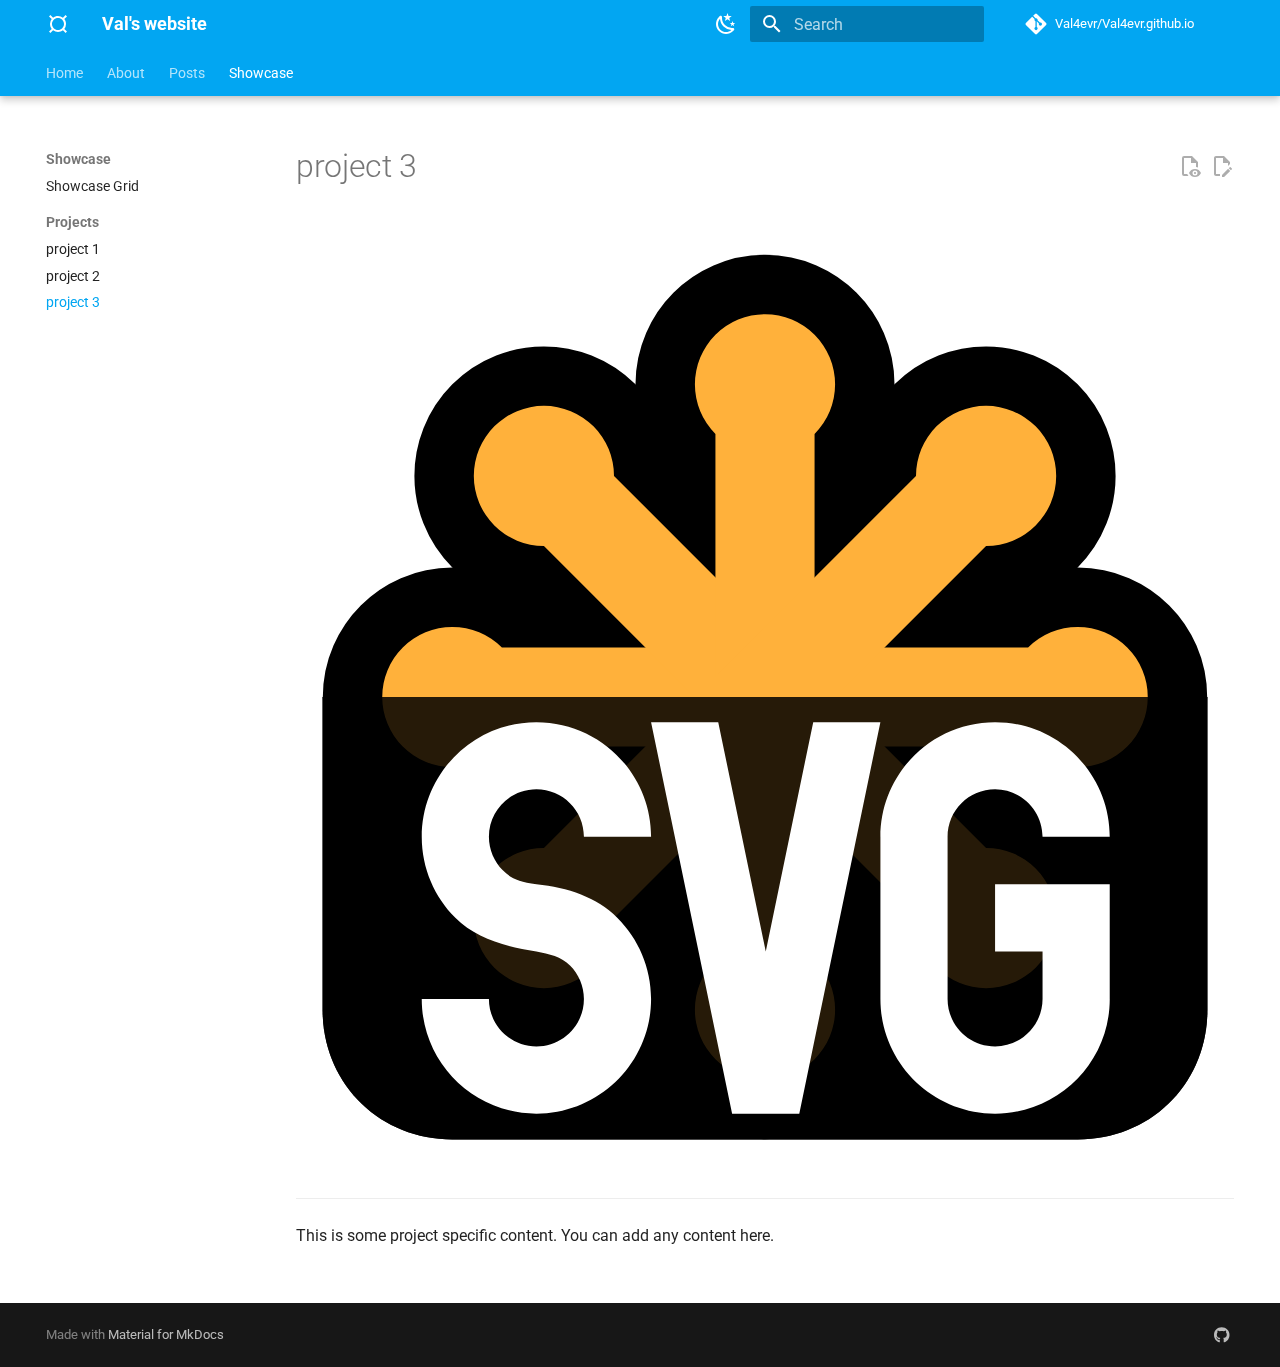
<file: showcase/project3/index.html>
<!doctype html>
<html lang="en" class="no-js">
  <head>
    
      <meta charset="utf-8">
      <meta name="viewport" content="width=device-width,initial-scale=1">
      
        <meta name="description" content="Mostly posts about cool projects">
      
      
      
        <link rel="canonical" href="https://Val4evr.github.io/showcase/project3/">
      
      
        <link rel="prev" href="../project2/">
      
      
      
      <link rel="icon" href="../../assets/images/favicon.png">
      <meta name="generator" content="mkdocs-1.6.0, mkdocs-material-9.5.24">
    
    
      
        <title>project 3 - Val's website</title>
      
    
    
      <link rel="stylesheet" href="../../assets/stylesheets/main.6543a935.min.css">
      
        
        <link rel="stylesheet" href="../../assets/stylesheets/palette.06af60db.min.css">
      
      


    
    
      
    
    
      
        
        
        <link rel="preconnect" href="https://fonts.gstatic.com" crossorigin>
        <link rel="stylesheet" href="https://fonts.googleapis.com/css?family=Roboto:300,300i,400,400i,700,700i%7CRoboto+Mono:400,400i,700,700i&display=fallback">
        <style>:root{--md-text-font:"Roboto";--md-code-font:"Roboto Mono"}</style>
      
    
    
      <link rel="stylesheet" href="../../assets/_markdown_exec_pyodide.css">
    
      <link rel="stylesheet" href="../../css/custom.css">
    
    <script>__md_scope=new URL("../..",location),__md_hash=e=>[...e].reduce((e,_)=>(e<<5)-e+_.charCodeAt(0),0),__md_get=(e,_=localStorage,t=__md_scope)=>JSON.parse(_.getItem(t.pathname+"."+e)),__md_set=(e,_,t=localStorage,a=__md_scope)=>{try{t.setItem(a.pathname+"."+e,JSON.stringify(_))}catch(e){}}</script>
    
      

    
    
    
  </head>
  
  
    
    
      
    
    
    
    
    <body dir="ltr" data-md-color-scheme="default" data-md-color-primary="light-blue" data-md-color-accent="teal">
  
    
    <input class="md-toggle" data-md-toggle="drawer" type="checkbox" id="__drawer" autocomplete="off">
    <input class="md-toggle" data-md-toggle="search" type="checkbox" id="__search" autocomplete="off">
    <label class="md-overlay" for="__drawer"></label>
    <div data-md-component="skip">
      
        
        <a href="#project-3" class="md-skip">
          Skip to content
        </a>
      
    </div>
    <div data-md-component="announce">
      
    </div>
    
    
      

  

<header class="md-header md-header--shadow md-header--lifted" data-md-component="header">
  <nav class="md-header__inner md-grid" aria-label="Header">
    <a href="../.." title="Val&#39;s website" class="md-header__button md-logo" aria-label="Val's website" data-md-component="logo">
      
  
  <svg xmlns="http://www.w3.org/2000/svg" viewBox="0 0 24 24"><path d="M4.41 3 3 4.41 5.69 7.1A7.924 7.924 0 0 0 4 12c0 1.85.63 3.55 1.69 4.9L3 19.59 4.41 21l2.69-2.69A7.924 7.924 0 0 0 12 20c1.85 0 3.55-.63 4.9-1.69L19.59 21 21 19.59l-2.69-2.69A7.924 7.924 0 0 0 20 12c0-1.85-.63-3.55-1.69-4.9L21 4.41 19.59 3 16.9 5.69A7.924 7.924 0 0 0 12 4c-1.85 0-3.55.63-4.9 1.69L4.41 3M12 6c3.31 0 6 2.69 6 6s-2.69 6-6 6-6-2.69-6-6 2.69-6 6-6Z"/></svg>

    </a>
    <label class="md-header__button md-icon" for="__drawer">
      
      <svg xmlns="http://www.w3.org/2000/svg" viewBox="0 0 24 24"><path d="M3 6h18v2H3V6m0 5h18v2H3v-2m0 5h18v2H3v-2Z"/></svg>
    </label>
    <div class="md-header__title" data-md-component="header-title">
      <div class="md-header__ellipsis">
        <div class="md-header__topic">
          <span class="md-ellipsis">
            Val's website
          </span>
        </div>
        <div class="md-header__topic" data-md-component="header-topic">
          <span class="md-ellipsis">
            
              project 3
            
          </span>
        </div>
      </div>
    </div>
    
      
        <form class="md-header__option" data-md-component="palette">
  
    
    
    
    <input class="md-option" data-md-color-media="(prefers-color-scheme: light)" data-md-color-scheme="default" data-md-color-primary="light-blue" data-md-color-accent="teal"  aria-label="Switch to dark theme"  type="radio" name="__palette" id="__palette_0">
    
      <label class="md-header__button md-icon" title="Switch to dark theme" for="__palette_1" hidden>
        <svg xmlns="http://www.w3.org/2000/svg" viewBox="0 0 24 24"><path d="m17.75 4.09-2.53 1.94.91 3.06-2.63-1.81-2.63 1.81.91-3.06-2.53-1.94L12.44 4l1.06-3 1.06 3 3.19.09m3.5 6.91-1.64 1.25.59 1.98-1.7-1.17-1.7 1.17.59-1.98L15.75 11l2.06-.05L18.5 9l.69 1.95 2.06.05m-2.28 4.95c.83-.08 1.72 1.1 1.19 1.85-.32.45-.66.87-1.08 1.27C15.17 23 8.84 23 4.94 19.07c-3.91-3.9-3.91-10.24 0-14.14.4-.4.82-.76 1.27-1.08.75-.53 1.93.36 1.85 1.19-.27 2.86.69 5.83 2.89 8.02a9.96 9.96 0 0 0 8.02 2.89m-1.64 2.02a12.08 12.08 0 0 1-7.8-3.47c-2.17-2.19-3.33-5-3.49-7.82-2.81 3.14-2.7 7.96.31 10.98 3.02 3.01 7.84 3.12 10.98.31Z"/></svg>
      </label>
    
  
    
    
    
    <input class="md-option" data-md-color-media="(prefers-color-scheme: dark)" data-md-color-scheme="slate" data-md-color-primary="black" data-md-color-accent="lime"  aria-label="Switch to light theme"  type="radio" name="__palette" id="__palette_1">
    
      <label class="md-header__button md-icon" title="Switch to light theme" for="__palette_0" hidden>
        <svg xmlns="http://www.w3.org/2000/svg" viewBox="0 0 24 24"><path d="M12 7a5 5 0 0 1 5 5 5 5 0 0 1-5 5 5 5 0 0 1-5-5 5 5 0 0 1 5-5m0 2a3 3 0 0 0-3 3 3 3 0 0 0 3 3 3 3 0 0 0 3-3 3 3 0 0 0-3-3m0-7 2.39 3.42C13.65 5.15 12.84 5 12 5c-.84 0-1.65.15-2.39.42L12 2M3.34 7l4.16-.35A7.2 7.2 0 0 0 5.94 8.5c-.44.74-.69 1.5-.83 2.29L3.34 7m.02 10 1.76-3.77a7.131 7.131 0 0 0 2.38 4.14L3.36 17M20.65 7l-1.77 3.79a7.023 7.023 0 0 0-2.38-4.15l4.15.36m-.01 10-4.14.36c.59-.51 1.12-1.14 1.54-1.86.42-.73.69-1.5.83-2.29L20.64 17M12 22l-2.41-3.44c.74.27 1.55.44 2.41.44.82 0 1.63-.17 2.37-.44L12 22Z"/></svg>
      </label>
    
  
</form>
      
    
    
      <script>var media,input,key,value,palette=__md_get("__palette");if(palette&&palette.color){"(prefers-color-scheme)"===palette.color.media&&(media=matchMedia("(prefers-color-scheme: light)"),input=document.querySelector(media.matches?"[data-md-color-media='(prefers-color-scheme: light)']":"[data-md-color-media='(prefers-color-scheme: dark)']"),palette.color.media=input.getAttribute("data-md-color-media"),palette.color.scheme=input.getAttribute("data-md-color-scheme"),palette.color.primary=input.getAttribute("data-md-color-primary"),palette.color.accent=input.getAttribute("data-md-color-accent"));for([key,value]of Object.entries(palette.color))document.body.setAttribute("data-md-color-"+key,value)}</script>
    
    
    
      <label class="md-header__button md-icon" for="__search">
        
        <svg xmlns="http://www.w3.org/2000/svg" viewBox="0 0 24 24"><path d="M9.5 3A6.5 6.5 0 0 1 16 9.5c0 1.61-.59 3.09-1.56 4.23l.27.27h.79l5 5-1.5 1.5-5-5v-.79l-.27-.27A6.516 6.516 0 0 1 9.5 16 6.5 6.5 0 0 1 3 9.5 6.5 6.5 0 0 1 9.5 3m0 2C7 5 5 7 5 9.5S7 14 9.5 14 14 12 14 9.5 12 5 9.5 5Z"/></svg>
      </label>
      <div class="md-search" data-md-component="search" role="dialog">
  <label class="md-search__overlay" for="__search"></label>
  <div class="md-search__inner" role="search">
    <form class="md-search__form" name="search">
      <input type="text" class="md-search__input" name="query" aria-label="Search" placeholder="Search" autocapitalize="off" autocorrect="off" autocomplete="off" spellcheck="false" data-md-component="search-query" required>
      <label class="md-search__icon md-icon" for="__search">
        
        <svg xmlns="http://www.w3.org/2000/svg" viewBox="0 0 24 24"><path d="M9.5 3A6.5 6.5 0 0 1 16 9.5c0 1.61-.59 3.09-1.56 4.23l.27.27h.79l5 5-1.5 1.5-5-5v-.79l-.27-.27A6.516 6.516 0 0 1 9.5 16 6.5 6.5 0 0 1 3 9.5 6.5 6.5 0 0 1 9.5 3m0 2C7 5 5 7 5 9.5S7 14 9.5 14 14 12 14 9.5 12 5 9.5 5Z"/></svg>
        
        <svg xmlns="http://www.w3.org/2000/svg" viewBox="0 0 24 24"><path d="M20 11v2H8l5.5 5.5-1.42 1.42L4.16 12l7.92-7.92L13.5 5.5 8 11h12Z"/></svg>
      </label>
      <nav class="md-search__options" aria-label="Search">
        
        <button type="reset" class="md-search__icon md-icon" title="Clear" aria-label="Clear" tabindex="-1">
          
          <svg xmlns="http://www.w3.org/2000/svg" viewBox="0 0 24 24"><path d="M19 6.41 17.59 5 12 10.59 6.41 5 5 6.41 10.59 12 5 17.59 6.41 19 12 13.41 17.59 19 19 17.59 13.41 12 19 6.41Z"/></svg>
        </button>
      </nav>
      
        <div class="md-search__suggest" data-md-component="search-suggest"></div>
      
    </form>
    <div class="md-search__output">
      <div class="md-search__scrollwrap" data-md-scrollfix>
        <div class="md-search-result" data-md-component="search-result">
          <div class="md-search-result__meta">
            Initializing search
          </div>
          <ol class="md-search-result__list" role="presentation"></ol>
        </div>
      </div>
    </div>
  </div>
</div>
    
    
      <div class="md-header__source">
        <a href="https://github.com/Val4evr/Val4evr.github.io" title="Go to repository" class="md-source" data-md-component="source">
  <div class="md-source__icon md-icon">
    
    <svg xmlns="http://www.w3.org/2000/svg" viewBox="0 0 448 512"><!--! Font Awesome Free 6.5.2 by @fontawesome - https://fontawesome.com License - https://fontawesome.com/license/free (Icons: CC BY 4.0, Fonts: SIL OFL 1.1, Code: MIT License) Copyright 2024 Fonticons, Inc.--><path d="M439.55 236.05 244 40.45a28.87 28.87 0 0 0-40.81 0l-40.66 40.63 51.52 51.52c27.06-9.14 52.68 16.77 43.39 43.68l49.66 49.66c34.23-11.8 61.18 31 35.47 56.69-26.49 26.49-70.21-2.87-56-37.34L240.22 199v121.85c25.3 12.54 22.26 41.85 9.08 55a34.34 34.34 0 0 1-48.55 0c-17.57-17.6-11.07-46.91 11.25-56v-123c-20.8-8.51-24.6-30.74-18.64-45L142.57 101 8.45 235.14a28.86 28.86 0 0 0 0 40.81l195.61 195.6a28.86 28.86 0 0 0 40.8 0l194.69-194.69a28.86 28.86 0 0 0 0-40.81z"/></svg>
  </div>
  <div class="md-source__repository">
    Val4evr/Val4evr.github.io
  </div>
</a>
      </div>
    
  </nav>
  
    
      
<nav class="md-tabs" aria-label="Tabs" data-md-component="tabs">
  <div class="md-grid">
    <ul class="md-tabs__list">
      
        
  
  
  
    <li class="md-tabs__item">
      <a href="../.." class="md-tabs__link">
        
  
    
  
  Home

      </a>
    </li>
  

      
        
  
  
  
    <li class="md-tabs__item">
      <a href="../../about/" class="md-tabs__link">
        
  
    
  
  About

      </a>
    </li>
  

      
        
  
  
  
    
    
      
  
  
  
    
    
      <li class="md-tabs__item">
        <a href="../../posts/testPost1/" class="md-tabs__link">
          
  
    
  
  Posts

        </a>
      </li>
    
  

    
  

      
        
  
  
    
  
  
    
    
      <li class="md-tabs__item md-tabs__item--active">
        <a href="../" class="md-tabs__link">
          
  
    
  
  Showcase

        </a>
      </li>
    
  

      
    </ul>
  </div>
</nav>
    
  
</header>
    
    <div class="md-container" data-md-component="container">
      
      
        
      
      <main class="md-main" data-md-component="main">
        <div class="md-main__inner md-grid">
          
            
              
                
              
              <div class="md-sidebar md-sidebar--primary" data-md-component="sidebar" data-md-type="navigation" >
                <div class="md-sidebar__scrollwrap">
                  <div class="md-sidebar__inner">
                    


  


<nav class="md-nav md-nav--primary md-nav--lifted" aria-label="Navigation" data-md-level="0">
  <label class="md-nav__title" for="__drawer">
    <a href="../.." title="Val&#39;s website" class="md-nav__button md-logo" aria-label="Val's website" data-md-component="logo">
      
  
  <svg xmlns="http://www.w3.org/2000/svg" viewBox="0 0 24 24"><path d="M4.41 3 3 4.41 5.69 7.1A7.924 7.924 0 0 0 4 12c0 1.85.63 3.55 1.69 4.9L3 19.59 4.41 21l2.69-2.69A7.924 7.924 0 0 0 12 20c1.85 0 3.55-.63 4.9-1.69L19.59 21 21 19.59l-2.69-2.69A7.924 7.924 0 0 0 20 12c0-1.85-.63-3.55-1.69-4.9L21 4.41 19.59 3 16.9 5.69A7.924 7.924 0 0 0 12 4c-1.85 0-3.55.63-4.9 1.69L4.41 3M12 6c3.31 0 6 2.69 6 6s-2.69 6-6 6-6-2.69-6-6 2.69-6 6-6Z"/></svg>

    </a>
    Val's website
  </label>
  
    <div class="md-nav__source">
      <a href="https://github.com/Val4evr/Val4evr.github.io" title="Go to repository" class="md-source" data-md-component="source">
  <div class="md-source__icon md-icon">
    
    <svg xmlns="http://www.w3.org/2000/svg" viewBox="0 0 448 512"><!--! Font Awesome Free 6.5.2 by @fontawesome - https://fontawesome.com License - https://fontawesome.com/license/free (Icons: CC BY 4.0, Fonts: SIL OFL 1.1, Code: MIT License) Copyright 2024 Fonticons, Inc.--><path d="M439.55 236.05 244 40.45a28.87 28.87 0 0 0-40.81 0l-40.66 40.63 51.52 51.52c27.06-9.14 52.68 16.77 43.39 43.68l49.66 49.66c34.23-11.8 61.18 31 35.47 56.69-26.49 26.49-70.21-2.87-56-37.34L240.22 199v121.85c25.3 12.54 22.26 41.85 9.08 55a34.34 34.34 0 0 1-48.55 0c-17.57-17.6-11.07-46.91 11.25-56v-123c-20.8-8.51-24.6-30.74-18.64-45L142.57 101 8.45 235.14a28.86 28.86 0 0 0 0 40.81l195.61 195.6a28.86 28.86 0 0 0 40.8 0l194.69-194.69a28.86 28.86 0 0 0 0-40.81z"/></svg>
  </div>
  <div class="md-source__repository">
    Val4evr/Val4evr.github.io
  </div>
</a>
    </div>
  
  <ul class="md-nav__list" data-md-scrollfix>
    
      
      
  
  
  
  
    <li class="md-nav__item">
      <a href="../.." class="md-nav__link">
        
  
  <span class="md-ellipsis">
    Home
  </span>
  

      </a>
    </li>
  

    
      
      
  
  
  
  
    <li class="md-nav__item">
      <a href="../../about/" class="md-nav__link">
        
  
  <span class="md-ellipsis">
    About
  </span>
  

      </a>
    </li>
  

    
      
      
  
  
  
  
    
    
      
        
      
        
      
    
    
      
      
        
      
    
    
    <li class="md-nav__item md-nav__item--nested">
      
        
        
        <input class="md-nav__toggle md-toggle " type="checkbox" id="__nav_3" >
        
          
          <label class="md-nav__link" for="__nav_3" id="__nav_3_label" tabindex="0">
            
  
  <span class="md-ellipsis">
    Posts
  </span>
  

            <span class="md-nav__icon md-icon"></span>
          </label>
        
        <nav class="md-nav" data-md-level="1" aria-labelledby="__nav_3_label" aria-expanded="false">
          <label class="md-nav__title" for="__nav_3">
            <span class="md-nav__icon md-icon"></span>
            Posts
          </label>
          <ul class="md-nav__list" data-md-scrollfix>
            
              
                
  
  
  
  
    
    
      
        
      
        
      
        
      
    
    
      
      
        
      
    
    
    <li class="md-nav__item md-nav__item--nested">
      
        
        
        <input class="md-nav__toggle md-toggle " type="checkbox" id="__nav_3_1" >
        
          
          <label class="md-nav__link" for="__nav_3_1" id="__nav_3_1_label" tabindex="0">
            
  
  <span class="md-ellipsis">
    2024
  </span>
  

            <span class="md-nav__icon md-icon"></span>
          </label>
        
        <nav class="md-nav" data-md-level="2" aria-labelledby="__nav_3_1_label" aria-expanded="false">
          <label class="md-nav__title" for="__nav_3_1">
            <span class="md-nav__icon md-icon"></span>
            2024
          </label>
          <ul class="md-nav__list" data-md-scrollfix>
            
              
                
  
  
  
  
    <li class="md-nav__item">
      <a href="../../posts/testPost1/" class="md-nav__link">
        
  
  <span class="md-ellipsis">
    Test Post 1
  </span>
  

      </a>
    </li>
  

              
            
              
                
  
  
  
  
    <li class="md-nav__item">
      <a href="../../posts/testPost2/" class="md-nav__link">
        
  
  <span class="md-ellipsis">
    Test Post 2
  </span>
  

      </a>
    </li>
  

              
            
              
                
  
  
  
  
    <li class="md-nav__item">
      <a href="../../posts/testPost3/" class="md-nav__link">
        
  
  <span class="md-ellipsis">
    Test Post 3
  </span>
  

      </a>
    </li>
  

              
            
          </ul>
        </nav>
      
    </li>
  

              
            
              
                
  
  
  
  
    
    
      
        
      
    
    
      
      
        
      
    
    
    <li class="md-nav__item md-nav__item--nested">
      
        
        
        <input class="md-nav__toggle md-toggle " type="checkbox" id="__nav_3_2" >
        
          
          <label class="md-nav__link" for="__nav_3_2" id="__nav_3_2_label" tabindex="0">
            
  
  <span class="md-ellipsis">
    2023
  </span>
  

            <span class="md-nav__icon md-icon"></span>
          </label>
        
        <nav class="md-nav" data-md-level="2" aria-labelledby="__nav_3_2_label" aria-expanded="false">
          <label class="md-nav__title" for="__nav_3_2">
            <span class="md-nav__icon md-icon"></span>
            2023
          </label>
          <ul class="md-nav__list" data-md-scrollfix>
            
              
                
  
  
  
  
    <li class="md-nav__item">
      <a href="../../posts/testPost4/" class="md-nav__link">
        
  
  <span class="md-ellipsis">
    Test Post 4
  </span>
  

      </a>
    </li>
  

              
            
          </ul>
        </nav>
      
    </li>
  

              
            
          </ul>
        </nav>
      
    </li>
  

    
      
      
  
  
    
  
  
  
    
    
      
        
      
        
      
    
    
      
        
        
      
      
        
      
    
    
    <li class="md-nav__item md-nav__item--active md-nav__item--section md-nav__item--nested">
      
        
        
        <input class="md-nav__toggle md-toggle " type="checkbox" id="__nav_4" checked>
        
          
          <label class="md-nav__link" for="__nav_4" id="__nav_4_label" tabindex="">
            
  
  <span class="md-ellipsis">
    Showcase
  </span>
  

            <span class="md-nav__icon md-icon"></span>
          </label>
        
        <nav class="md-nav" data-md-level="1" aria-labelledby="__nav_4_label" aria-expanded="true">
          <label class="md-nav__title" for="__nav_4">
            <span class="md-nav__icon md-icon"></span>
            Showcase
          </label>
          <ul class="md-nav__list" data-md-scrollfix>
            
              
                
  
  
  
  
    <li class="md-nav__item">
      <a href="../" class="md-nav__link">
        
  
  <span class="md-ellipsis">
    Showcase Grid
  </span>
  

      </a>
    </li>
  

              
            
              
                
  
  
    
  
  
  
    
    
      
        
      
        
      
        
      
    
    
      
      
        
          
          
        
      
    
    
    <li class="md-nav__item md-nav__item--active md-nav__item--section md-nav__item--nested">
      
        
        
        <input class="md-nav__toggle md-toggle " type="checkbox" id="__nav_4_2" checked>
        
          
          <label class="md-nav__link" for="__nav_4_2" id="__nav_4_2_label" tabindex="">
            
  
  <span class="md-ellipsis">
    Projects
  </span>
  

            <span class="md-nav__icon md-icon"></span>
          </label>
        
        <nav class="md-nav" data-md-level="2" aria-labelledby="__nav_4_2_label" aria-expanded="true">
          <label class="md-nav__title" for="__nav_4_2">
            <span class="md-nav__icon md-icon"></span>
            Projects
          </label>
          <ul class="md-nav__list" data-md-scrollfix>
            
              
                
  
  
  
  
    <li class="md-nav__item">
      <a href="../project1/" class="md-nav__link">
        
  
  <span class="md-ellipsis">
    project 1
  </span>
  

      </a>
    </li>
  

              
            
              
                
  
  
  
  
    <li class="md-nav__item">
      <a href="../project2/" class="md-nav__link">
        
  
  <span class="md-ellipsis">
    project 2
  </span>
  

      </a>
    </li>
  

              
            
              
                
  
  
    
  
  
  
    <li class="md-nav__item md-nav__item--active">
      
      <input class="md-nav__toggle md-toggle" type="checkbox" id="__toc">
      
      
        
      
      
      <a href="./" class="md-nav__link md-nav__link--active">
        
  
  <span class="md-ellipsis">
    project 3
  </span>
  

      </a>
      
    </li>
  

              
            
          </ul>
        </nav>
      
    </li>
  

              
            
          </ul>
        </nav>
      
    </li>
  

    
  </ul>
</nav>
                  </div>
                </div>
              </div>
            
            
              
                
              
              <div class="md-sidebar md-sidebar--secondary" data-md-component="sidebar" data-md-type="toc" hidden>
                <div class="md-sidebar__scrollwrap">
                  <div class="md-sidebar__inner">
                    

<nav class="md-nav md-nav--secondary" aria-label="Table of contents">
  
  
  
    
  
  
</nav>
                  </div>
                </div>
              </div>
            
          
          
            <div class="md-content" data-md-component="content">
              <article class="md-content__inner md-typeset">
                

<a href="https://github.com/Val4evr/Val4evr.github.io/edit/main/docs/showcase/project3.md" class="md-content__button md-icon"
title="Edit this page">

<svg xmlns="http://www.w3.org/2000/svg" viewBox="0 0 24 24">
    <path
    d="M10 20H6V4h7v5h5v3.1l2-2V8l-6-6H6c-1.1 0-2 .9-2 2v16c0 1.1.9 2 2 2h4v-2m10.2-7c.1 0 .3.1.4.2l1.3 1.3c.2.2.2.6 0 .8l-1 1-2.1-2.1 1-1c.1-.1.2-.2.4-.2m0 3.9L14.1 23H12v-2.1l6.1-6.1 2.1 2.1Z">
    </path>
</svg>
</a>

<a href="https://github.com/Val4evr/Val4evr.github.io/raw/main/docs/showcase/project3.md" class="md-content__button md-icon"
title="View source of this page">

<svg xmlns="http://www.w3.org/2000/svg" viewBox="0 0 24 24">
    <path
    d="M17 18c.56 0 1 .44 1 1s-.44 1-1 1-1-.44-1-1 .44-1 1-1m0-3c-2.73 0-5.06 1.66-6 4 .94 2.34 3.27 4 6 4s5.06-1.66 6-4c-.94-2.34-3.27-4-6-4m0 6.5a2.5 2.5 0 0 1-2.5-2.5 2.5 2.5 0 0 1 2.5-2.5 2.5 2.5 0 0 1 2.5 2.5 2.5 2.5 0 0 1-2.5 2.5M9.27 20H6V4h7v5h5v4.07c.7.08 1.36.25 2 .49V8l-6-6H6a2 2 0 0 0-2 2v16a2 2 0 0 0 2 2h4.5a8.15 8.15 0 0 1-1.23-2Z">
    </path>
</svg>
</a>

    <h1 id="project-3">project 3<a class="headerlink" href="#project-3" title="Permanent link">¤</a></h1>
<p><img alt="project3" src="../../assets/testSVG.svg" /></p>
<hr />
<p>This is some project specific content. You can add any content here.</p>

    <script src="https://giscus.app/client.js"
            data-repo="Val4evr/Val4evr.github.io"
            data-repo-id="R_kgDOMAQOXw"
            data-category="Announcements"
            data-category-id="DIC_kwDOMAQOX84Cfmr4"
            data-mapping="title"
            data-strict="1"
            data-reactions-enabled="1"
            data-emit-metadata="0"
            data-input-position="top"
            data-theme="preferred_color_scheme"
            data-lang="en"
            data-loading="lazy"
            crossorigin="anonymous"
            async>
    </script>

<!-- Reload on palette change -->
<script>
    var palette = __md_get("__palette")
    if (palette && typeof palette.color === "object")
    if (palette.color.scheme === "slate") {
        var giscus = document.querySelector("script[src*=giscus]")
        giscus.setAttribute("data-theme", "dark")
    }

    /* Register event handlers after documented loaded */
    document.addEventListener("DOMContentLoaded", function () {
    var ref = document.querySelector("[data-md-component=palette]")
    ref.addEventListener("change", function () {
        var palette = __md_get("__palette")
        if (palette && typeof palette.color === "object") {
        var theme = palette.color.scheme === "slate" ? "dark" : "light"

        /* Instruct Giscus to change theme */
        var frame = document.querySelector(".giscus-frame")
        frame.contentWindow.postMessage(
            { giscus: { setConfig: { theme } } },
            "https://giscus.app"
        )
        }
    })
    })
</script>

              </article>
            </div>
          
          
<script>var target=document.getElementById(location.hash.slice(1));target&&target.name&&(target.checked=target.name.startsWith("__tabbed_"))</script>
        </div>
        
          <button type="button" class="md-top md-icon" data-md-component="top" hidden>
  
  <svg xmlns="http://www.w3.org/2000/svg" viewBox="0 0 24 24"><path d="M13 20h-2V8l-5.5 5.5-1.42-1.42L12 4.16l7.92 7.92-1.42 1.42L13 8v12Z"/></svg>
  Back to top
</button>
        
      </main>
      
        <footer class="md-footer">
  
    
      
        
      
      <nav class="md-footer__inner md-grid" aria-label="Footer" hidden>
        
          
          <a href="../project2/" class="md-footer__link md-footer__link--prev" aria-label="Previous: project 2">
            <div class="md-footer__button md-icon">
              
              <svg xmlns="http://www.w3.org/2000/svg" viewBox="0 0 24 24"><path d="M20 11v2H8l5.5 5.5-1.42 1.42L4.16 12l7.92-7.92L13.5 5.5 8 11h12Z"/></svg>
            </div>
            <div class="md-footer__title">
              <span class="md-footer__direction">
                Previous
              </span>
              <div class="md-ellipsis">
                project 2
              </div>
            </div>
          </a>
        
        
      </nav>
    
  
  <div class="md-footer-meta md-typeset">
    <div class="md-footer-meta__inner md-grid">
      <div class="md-copyright">
  
  
    Made with
    <a href="https://squidfunk.github.io/mkdocs-material/" target="_blank" rel="noopener">
      Material for MkDocs
    </a>
  
</div>
      
        <div class="md-social">
  
    
    
    
    
      
      
    
    <a href="https://github.com" target="_blank" rel="noopener" title="github.com" class="md-social__link">
      <svg xmlns="http://www.w3.org/2000/svg" viewBox="0 0 496 512"><!--! Font Awesome Free 6.5.2 by @fontawesome - https://fontawesome.com License - https://fontawesome.com/license/free (Icons: CC BY 4.0, Fonts: SIL OFL 1.1, Code: MIT License) Copyright 2024 Fonticons, Inc.--><path d="M165.9 397.4c0 2-2.3 3.6-5.2 3.6-3.3.3-5.6-1.3-5.6-3.6 0-2 2.3-3.6 5.2-3.6 3-.3 5.6 1.3 5.6 3.6zm-31.1-4.5c-.7 2 1.3 4.3 4.3 4.9 2.6 1 5.6 0 6.2-2s-1.3-4.3-4.3-5.2c-2.6-.7-5.5.3-6.2 2.3zm44.2-1.7c-2.9.7-4.9 2.6-4.6 4.9.3 2 2.9 3.3 5.9 2.6 2.9-.7 4.9-2.6 4.6-4.6-.3-1.9-3-3.2-5.9-2.9zM244.8 8C106.1 8 0 113.3 0 252c0 110.9 69.8 205.8 169.5 239.2 12.8 2.3 17.3-5.6 17.3-12.1 0-6.2-.3-40.4-.3-61.4 0 0-70 15-84.7-29.8 0 0-11.4-29.1-27.8-36.6 0 0-22.9-15.7 1.6-15.4 0 0 24.9 2 38.6 25.8 21.9 38.6 58.6 27.5 72.9 20.9 2.3-16 8.8-27.1 16-33.7-55.9-6.2-112.3-14.3-112.3-110.5 0-27.5 7.6-41.3 23.6-58.9-2.6-6.5-11.1-33.3 2.6-67.9 20.9-6.5 69 27 69 27 20-5.6 41.5-8.5 62.8-8.5s42.8 2.9 62.8 8.5c0 0 48.1-33.6 69-27 13.7 34.7 5.2 61.4 2.6 67.9 16 17.7 25.8 31.5 25.8 58.9 0 96.5-58.9 104.2-114.8 110.5 9.2 7.9 17 22.9 17 46.4 0 33.7-.3 75.4-.3 83.6 0 6.5 4.6 14.4 17.3 12.1C428.2 457.8 496 362.9 496 252 496 113.3 383.5 8 244.8 8zM97.2 352.9c-1.3 1-1 3.3.7 5.2 1.6 1.6 3.9 2.3 5.2 1 1.3-1 1-3.3-.7-5.2-1.6-1.6-3.9-2.3-5.2-1zm-10.8-8.1c-.7 1.3.3 2.9 2.3 3.9 1.6 1 3.6.7 4.3-.7.7-1.3-.3-2.9-2.3-3.9-2-.6-3.6-.3-4.3.7zm32.4 35.6c-1.6 1.3-1 4.3 1.3 6.2 2.3 2.3 5.2 2.6 6.5 1 1.3-1.3.7-4.3-1.3-6.2-2.2-2.3-5.2-2.6-6.5-1zm-11.4-14.7c-1.6 1-1.6 3.6 0 5.9 1.6 2.3 4.3 3.3 5.6 2.3 1.6-1.3 1.6-3.9 0-6.2-1.4-2.3-4-3.3-5.6-2z"/></svg>
    </a>
  
</div>
      
    </div>
  </div>
</footer>
      
    </div>
    <div class="md-dialog" data-md-component="dialog">
      <div class="md-dialog__inner md-typeset"></div>
    </div>
    
    
    <script id="__config" type="application/json">{"base": "../..", "features": ["navigation.footer", "announce.dismiss", "content.action.edit", "content.action.view", "content.code.annotate", "content.code.copy", "content.tooltips", "navigation.indexes", "navigation.sections", "navigation.tabs", "navigation.tabs.sticky", "navigation.top", "search.highlight", "search.suggest", "toc.follow"], "search": "../../assets/javascripts/workers/search.b8dbb3d2.min.js", "translations": {"clipboard.copied": "Copied to clipboard", "clipboard.copy": "Copy to clipboard", "search.result.more.one": "1 more on this page", "search.result.more.other": "# more on this page", "search.result.none": "No matching documents", "search.result.one": "1 matching document", "search.result.other": "# matching documents", "search.result.placeholder": "Type to start searching", "search.result.term.missing": "Missing", "select.version": "Select version"}}</script>
    
    
      <script src="../../assets/javascripts/bundle.081f42fc.min.js"></script>
      
        <script src="../../assets/_markdown_exec_pyodide.js"></script>
      
    
  </body>
</html>
</file>
<file: assets/_markdown_exec_pyodide.css>
html[data-theme="light"] {
    @import "https://cdn.jsdelivr.net/npm/highlightjs-themes@1.0.0/tomorrow.css"
}

html[data-theme="dark"] {
    @import "https://cdn.jsdelivr.net/npm/highlightjs-themes@1.0.0/tomorrow-night-blue.min.css"
}


.ace_gutter {
    z-index: 1;
}

.pyodide-editor {
    width: 100%;
    min-height: 200px;
    max-height: 400px;
    font-size: .85em;
}

.pyodide-editor-bar {
    color: var(--md-primary-bg-color);
    background-color: var(--md-primary-fg-color);
    width: 100%;
    font: monospace;
    font-size: 0.75em;
    padding: 2px 0 2px;
}

.pyodide-bar-item {
    padding: 0 18px 0;
    display: inline-block;
    width: 50%;
}

.pyodide pre {
    margin: 0;
}

.pyodide-output {
    width: 100%;
    margin-bottom: -15px;
    max-height: 400px
}

.pyodide-clickable {
    cursor: pointer;
    text-align: right;
}
</file>
<file: css/custom.css>
.post-excerpt-image.crop-excerpt {
    width: 100%;
    max-height: 200px;
    overflow: hidden;
    mask-image: linear-gradient(to bottom, #000, transparent);
  }
  
  .post-excerpt-image img {
    width: 100%;
    max-width: 100%;
    vertical-align: middle;
  }
  
  .post-date {
    font-size: 0.8em;
    text-decoration: underline;
  }
  
  .post-title {
    margin-top: 0 !important;
    margin-bottom: 0 !important;
  }
  
  .post-meta {
    font-size: 0.8em;
    text-decoration: underline;
    text-align: right;
  }
  
  /* More space at the bottom of the page */
  .md-main__inner {
    margin-bottom: 1.5rem;
  }
</file>
<file: css/showcase.css>
h1 {
    display: none;
  }
  
  /* big screens */
  @media only screen and (min-width: 76.25em) {
    .md-main__inner {
      max-width: none;
    }
    .md-sidebar--primary {
      left: 0;
      display: none;
    }
    .md-sidebar--secondary {
      right: 0;
      margin-left: 0;
      -webkit-transform: none;
      transform: none;
    }
    .md-content {
      max-width: none;
    }
  
    .showcase-table table {
      table-layout: fixed;
      width: 100px;
    }
  
    .showcase-table tr td {
      padding: 0 40px 10px !important;
      width: 33% !important;
    }
  
    tr {
      text-align: center;
    }
  
    /* Credits to https://github.com/IanLunn/Hover */
    .hover-grow {
      -webkit-transition-duration: 0.3s;
      transition-duration: 0.3s;
      -webkit-transition-property: transform;
      transition-property: transform;
    }
    .hover-grow:hover, .hover-grow:focus, .hover-grow:active {
      -webkit-transform: scale(1.05);
      transform: scale(1.05);
    }
  }
  
  /* small screens */
  @media only screen and (max-width: 76.25em) {
    .showcase-table tr td {
      display: block;
    }
  }
</file>
<file: assets/stylesheets/main.6543a935.min.css>
@charset "UTF-8";html{-webkit-text-size-adjust:none;-moz-text-size-adjust:none;text-size-adjust:none;box-sizing:border-box}*,:after,:before{box-sizing:inherit}@media (prefers-reduced-motion){*,:after,:before{transition:none!important}}body{margin:0}a,button,input,label{-webkit-tap-highlight-color:transparent}a{color:inherit;text-decoration:none}hr{border:0;box-sizing:initial;display:block;height:.05rem;overflow:visible;padding:0}small{font-size:80%}sub,sup{line-height:1em}img{border-style:none}table{border-collapse:initial;border-spacing:0}td,th{font-weight:400;vertical-align:top}button{background:#0000;border:0;font-family:inherit;font-size:inherit;margin:0;padding:0}input{border:0;outline:none}:root{--md-primary-fg-color:#4051b5;--md-primary-fg-color--light:#5d6cc0;--md-primary-fg-color--dark:#303fa1;--md-primary-bg-color:#fff;--md-primary-bg-color--light:#ffffffb3;--md-accent-fg-color:#526cfe;--md-accent-fg-color--transparent:#526cfe1a;--md-accent-bg-color:#fff;--md-accent-bg-color--light:#ffffffb3}[data-md-color-scheme=default]{color-scheme:light}[data-md-color-scheme=default] img[src$="#gh-dark-mode-only"],[data-md-color-scheme=default] img[src$="#only-dark"]{display:none}:root,[data-md-color-scheme=default]{--md-hue:225deg;--md-default-fg-color:#000000de;--md-default-fg-color--light:#0000008a;--md-default-fg-color--lighter:#00000052;--md-default-fg-color--lightest:#00000012;--md-default-bg-color:#fff;--md-default-bg-color--light:#ffffffb3;--md-default-bg-color--lighter:#ffffff4d;--md-default-bg-color--lightest:#ffffff1f;--md-code-fg-color:#36464e;--md-code-bg-color:#f5f5f5;--md-code-hl-color:#4287ff;--md-code-hl-color--light:#4287ff1a;--md-code-hl-number-color:#d52a2a;--md-code-hl-special-color:#db1457;--md-code-hl-function-color:#a846b9;--md-code-hl-constant-color:#6e59d9;--md-code-hl-keyword-color:#3f6ec6;--md-code-hl-string-color:#1c7d4d;--md-code-hl-name-color:var(--md-code-fg-color);--md-code-hl-operator-color:var(--md-default-fg-color--light);--md-code-hl-punctuation-color:var(--md-default-fg-color--light);--md-code-hl-comment-color:var(--md-default-fg-color--light);--md-code-hl-generic-color:var(--md-default-fg-color--light);--md-code-hl-variable-color:var(--md-default-fg-color--light);--md-typeset-color:var(--md-default-fg-color);--md-typeset-a-color:var(--md-primary-fg-color);--md-typeset-del-color:#f5503d26;--md-typeset-ins-color:#0bd57026;--md-typeset-kbd-color:#fafafa;--md-typeset-kbd-accent-color:#fff;--md-typeset-kbd-border-color:#b8b8b8;--md-typeset-mark-color:#ffff0080;--md-typeset-table-color:#0000001f;--md-typeset-table-color--light:rgba(0,0,0,.035);--md-admonition-fg-color:var(--md-default-fg-color);--md-admonition-bg-color:var(--md-default-bg-color);--md-warning-fg-color:#000000de;--md-warning-bg-color:#ff9;--md-footer-fg-color:#fff;--md-footer-fg-color--light:#ffffffb3;--md-footer-fg-color--lighter:#ffffff73;--md-footer-bg-color:#000000de;--md-footer-bg-color--dark:#00000052;--md-shadow-z1:0 0.2rem 0.5rem #0000000d,0 0 0.05rem #0000001a;--md-shadow-z2:0 0.2rem 0.5rem #0000001a,0 0 0.05rem #00000040;--md-shadow-z3:0 0.2rem 0.5rem #0003,0 0 0.05rem #00000059}.md-icon svg{fill:currentcolor;display:block;height:1.2rem;width:1.2rem}body{-webkit-font-smoothing:antialiased;-moz-osx-font-smoothing:grayscale;--md-text-font-family:var(--md-text-font,_),-apple-system,BlinkMacSystemFont,Helvetica,Arial,sans-serif;--md-code-font-family:var(--md-code-font,_),SFMono-Regular,Consolas,Menlo,monospace}aside,body,input{font-feature-settings:"kern","liga";color:var(--md-typeset-color);font-family:var(--md-text-font-family)}code,kbd,pre{font-feature-settings:"kern";font-family:var(--md-code-font-family)}:root{--md-typeset-table-sort-icon:url('data:image/svg+xml;charset=utf-8,<svg xmlns="http://www.w3.org/2000/svg" viewBox="0 0 24 24"><path d="m18 21-4-4h3V7h-3l4-4 4 4h-3v10h3M2 19v-2h10v2M2 13v-2h7v2M2 7V5h4v2H2Z"/></svg>');--md-typeset-table-sort-icon--asc:url('data:image/svg+xml;charset=utf-8,<svg xmlns="http://www.w3.org/2000/svg" viewBox="0 0 24 24"><path d="M19 17h3l-4 4-4-4h3V3h2M2 17h10v2H2M6 5v2H2V5m0 6h7v2H2v-2Z"/></svg>');--md-typeset-table-sort-icon--desc:url('data:image/svg+xml;charset=utf-8,<svg xmlns="http://www.w3.org/2000/svg" viewBox="0 0 24 24"><path d="M19 7h3l-4-4-4 4h3v14h2M2 17h10v2H2M6 5v2H2V5m0 6h7v2H2v-2Z"/></svg>')}.md-typeset{-webkit-print-color-adjust:exact;color-adjust:exact;font-size:.8rem;line-height:1.6}@media print{.md-typeset{font-size:.68rem}}.md-typeset blockquote,.md-typeset dl,.md-typeset figure,.md-typeset ol,.md-typeset pre,.md-typeset ul{margin-bottom:1em;margin-top:1em}.md-typeset h1{color:var(--md-default-fg-color--light);font-size:2em;line-height:1.3;margin:0 0 1.25em}.md-typeset h1,.md-typeset h2{font-weight:300;letter-spacing:-.01em}.md-typeset h2{font-size:1.5625em;line-height:1.4;margin:1.6em 0 .64em}.md-typeset h3{font-size:1.25em;font-weight:400;letter-spacing:-.01em;line-height:1.5;margin:1.6em 0 .8em}.md-typeset h2+h3{margin-top:.8em}.md-typeset h4{font-weight:700;letter-spacing:-.01em;margin:1em 0}.md-typeset h5,.md-typeset h6{color:var(--md-default-fg-color--light);font-size:.8em;font-weight:700;letter-spacing:-.01em;margin:1.25em 0}.md-typeset h5{text-transform:uppercase}.md-typeset hr{border-bottom:.05rem solid var(--md-default-fg-color--lightest);display:flow-root;margin:1.5em 0}.md-typeset a{color:var(--md-typeset-a-color);word-break:break-word}.md-typeset a,.md-typeset a:before{transition:color 125ms}.md-typeset a:focus,.md-typeset a:hover{color:var(--md-accent-fg-color)}.md-typeset a:focus code,.md-typeset a:hover code{background-color:var(--md-accent-fg-color--transparent)}.md-typeset a code{color:currentcolor;transition:background-color 125ms}.md-typeset a.focus-visible{outline-color:var(--md-accent-fg-color);outline-offset:.2rem}.md-typeset code,.md-typeset kbd,.md-typeset pre{color:var(--md-code-fg-color);direction:ltr;font-variant-ligatures:none}@media print{.md-typeset code,.md-typeset kbd,.md-typeset pre{white-space:pre-wrap}}.md-typeset code{background-color:var(--md-code-bg-color);border-radius:.1rem;-webkit-box-decoration-break:clone;box-decoration-break:clone;font-size:.85em;padding:0 .2941176471em;word-break:break-word}.md-typeset code:not(.focus-visible){-webkit-tap-highlight-color:transparent;outline:none}.md-typeset pre{display:flow-root;line-height:1.4;position:relative}.md-typeset pre>code{-webkit-box-decoration-break:slice;box-decoration-break:slice;box-shadow:none;display:block;margin:0;outline-color:var(--md-accent-fg-color);overflow:auto;padding:.7720588235em 1.1764705882em;scrollbar-color:var(--md-default-fg-color--lighter) #0000;scrollbar-width:thin;touch-action:auto;word-break:normal}.md-typeset pre>code:hover{scrollbar-color:var(--md-accent-fg-color) #0000}.md-typeset pre>code::-webkit-scrollbar{height:.2rem;width:.2rem}.md-typeset pre>code::-webkit-scrollbar-thumb{background-color:var(--md-default-fg-color--lighter)}.md-typeset pre>code::-webkit-scrollbar-thumb:hover{background-color:var(--md-accent-fg-color)}.md-typeset kbd{background-color:var(--md-typeset-kbd-color);border-radius:.1rem;box-shadow:0 .1rem 0 .05rem var(--md-typeset-kbd-border-color),0 .1rem 0 var(--md-typeset-kbd-border-color),0 -.1rem .2rem var(--md-typeset-kbd-accent-color) inset;color:var(--md-default-fg-color);display:inline-block;font-size:.75em;padding:0 .6666666667em;vertical-align:text-top;word-break:break-word}.md-typeset mark{background-color:var(--md-typeset-mark-color);-webkit-box-decoration-break:clone;box-decoration-break:clone;color:inherit;word-break:break-word}.md-typeset abbr{border-bottom:.05rem dotted var(--md-default-fg-color--light);cursor:help;text-decoration:none}.md-typeset small{opacity:.75}[dir=ltr] .md-typeset sub,[dir=ltr] .md-typeset sup{margin-left:.078125em}[dir=rtl] .md-typeset sub,[dir=rtl] .md-typeset sup{margin-right:.078125em}[dir=ltr] .md-typeset blockquote{padding-left:.6rem}[dir=rtl] .md-typeset blockquote{padding-right:.6rem}[dir=ltr] .md-typeset blockquote{border-left:.2rem solid var(--md-default-fg-color--lighter)}[dir=rtl] .md-typeset blockquote{border-right:.2rem solid var(--md-default-fg-color--lighter)}.md-typeset blockquote{color:var(--md-default-fg-color--light);margin-left:0;margin-right:0}.md-typeset ul{list-style-type:disc}[dir=ltr] .md-typeset ol,[dir=ltr] .md-typeset ul{margin-left:.625em}[dir=rtl] .md-typeset ol,[dir=rtl] .md-typeset ul{margin-right:.625em}.md-typeset ol,.md-typeset ul{padding:0}.md-typeset ol:not([hidden]),.md-typeset ul:not([hidden]){display:flow-root}.md-typeset ol ol,.md-typeset ul ol{list-style-type:lower-alpha}.md-typeset ol ol ol,.md-typeset ul ol ol{list-style-type:lower-roman}[dir=ltr] .md-typeset ol li,[dir=ltr] .md-typeset ul li{margin-left:1.25em}[dir=rtl] .md-typeset ol li,[dir=rtl] .md-typeset ul li{margin-right:1.25em}.md-typeset ol li,.md-typeset ul li{margin-bottom:.5em}.md-typeset ol li blockquote,.md-typeset ol li p,.md-typeset ul li blockquote,.md-typeset ul li p{margin:.5em 0}.md-typeset ol li:last-child,.md-typeset ul li:last-child{margin-bottom:0}[dir=ltr] .md-typeset ol li ol,[dir=ltr] .md-typeset ol li ul,[dir=ltr] .md-typeset ul li ol,[dir=ltr] .md-typeset ul li ul{margin-left:.625em}[dir=rtl] .md-typeset ol li ol,[dir=rtl] .md-typeset ol li ul,[dir=rtl] .md-typeset ul li ol,[dir=rtl] .md-typeset ul li ul{margin-right:.625em}.md-typeset ol li ol,.md-typeset ol li ul,.md-typeset ul li ol,.md-typeset ul li ul{margin-bottom:.5em;margin-top:.5em}[dir=ltr] .md-typeset dd{margin-left:1.875em}[dir=rtl] .md-typeset dd{margin-right:1.875em}.md-typeset dd{margin-bottom:1.5em;margin-top:1em}.md-typeset img,.md-typeset svg,.md-typeset video{height:auto;max-width:100%}.md-typeset img[align=left]{margin:1em 1em 1em 0}.md-typeset img[align=right]{margin:1em 0 1em 1em}.md-typeset img[align]:only-child{margin-top:0}.md-typeset figure{display:flow-root;margin:1em auto;max-width:100%;text-align:center;width:-moz-fit-content;width:fit-content}.md-typeset figure img{display:block;margin:0 auto}.md-typeset figcaption{font-style:italic;margin:1em auto;max-width:24rem}.md-typeset iframe{max-width:100%}.md-typeset table:not([class]){background-color:var(--md-default-bg-color);border:.05rem solid var(--md-typeset-table-color);border-radius:.1rem;display:inline-block;font-size:.64rem;max-width:100%;overflow:auto;touch-action:auto}@media print{.md-typeset table:not([class]){display:table}}.md-typeset table:not([class])+*{margin-top:1.5em}.md-typeset table:not([class]) td>:first-child,.md-typeset table:not([class]) th>:first-child{margin-top:0}.md-typeset table:not([class]) td>:last-child,.md-typeset table:not([class]) th>:last-child{margin-bottom:0}.md-typeset table:not([class]) td:not([align]),.md-typeset table:not([class]) th:not([align]){text-align:left}[dir=rtl] .md-typeset table:not([class]) td:not([align]),[dir=rtl] .md-typeset table:not([class]) th:not([align]){text-align:right}.md-typeset table:not([class]) th{font-weight:700;min-width:5rem;padding:.9375em 1.25em;vertical-align:top}.md-typeset table:not([class]) td{border-top:.05rem solid var(--md-typeset-table-color);padding:.9375em 1.25em;vertical-align:top}.md-typeset table:not([class]) tbody tr{transition:background-color 125ms}.md-typeset table:not([class]) tbody tr:hover{background-color:var(--md-typeset-table-color--light);box-shadow:0 .05rem 0 var(--md-default-bg-color) inset}.md-typeset table:not([class]) a{word-break:normal}.md-typeset table th[role=columnheader]{cursor:pointer}[dir=ltr] .md-typeset table th[role=columnheader]:after{margin-left:.5em}[dir=rtl] .md-typeset table th[role=columnheader]:after{margin-right:.5em}.md-typeset table th[role=columnheader]:after{content:"";display:inline-block;height:1.2em;-webkit-mask-image:var(--md-typeset-table-sort-icon);mask-image:var(--md-typeset-table-sort-icon);-webkit-mask-repeat:no-repeat;mask-repeat:no-repeat;-webkit-mask-size:contain;mask-size:contain;transition:background-color 125ms;vertical-align:text-bottom;width:1.2em}.md-typeset table th[role=columnheader]:hover:after{background-color:var(--md-default-fg-color--lighter)}.md-typeset table th[role=columnheader][aria-sort=ascending]:after{background-color:var(--md-default-fg-color--light);-webkit-mask-image:var(--md-typeset-table-sort-icon--asc);mask-image:var(--md-typeset-table-sort-icon--asc)}.md-typeset table th[role=columnheader][aria-sort=descending]:after{background-color:var(--md-default-fg-color--light);-webkit-mask-image:var(--md-typeset-table-sort-icon--desc);mask-image:var(--md-typeset-table-sort-icon--desc)}.md-typeset__scrollwrap{margin:1em -.8rem;overflow-x:auto;touch-action:auto}.md-typeset__table{display:inline-block;margin-bottom:.5em;padding:0 .8rem}@media print{.md-typeset__table{display:block}}html .md-typeset__table table{display:table;margin:0;overflow:hidden;width:100%}@media screen and (max-width:44.984375em){.md-content__inner>pre{margin:1em -.8rem}.md-content__inner>pre code{border-radius:0}}.md-typeset .md-author{border-radius:100%;display:block;flex-shrink:0;height:1.6rem;overflow:hidden;position:relative;transition:color 125ms,transform 125ms;width:1.6rem}.md-typeset .md-author img{display:block}.md-typeset .md-author--more{background:var(--md-default-fg-color--lightest);color:var(--md-default-fg-color--lighter);font-size:.6rem;font-weight:700;line-height:1.6rem;text-align:center}.md-typeset .md-author--long{height:2.4rem;width:2.4rem}.md-typeset a.md-author{transform:scale(1)}.md-typeset a.md-author img{border-radius:100%;filter:grayscale(100%) opacity(75%);transition:filter 125ms}.md-typeset a.md-author:focus,.md-typeset a.md-author:hover{transform:scale(1.1);z-index:1}.md-typeset a.md-author:focus img,.md-typeset a.md-author:hover img{filter:grayscale(0)}.md-banner{background-color:var(--md-footer-bg-color);color:var(--md-footer-fg-color);overflow:auto}@media print{.md-banner{display:none}}.md-banner--warning{background-color:var(--md-warning-bg-color);color:var(--md-warning-fg-color)}.md-banner__inner{font-size:.7rem;margin:.6rem auto;padding:0 .8rem}[dir=ltr] .md-banner__button{float:right}[dir=rtl] .md-banner__button{float:left}.md-banner__button{color:inherit;cursor:pointer;transition:opacity .25s}.no-js .md-banner__button{display:none}.md-banner__button:hover{opacity:.7}html{font-size:125%;height:100%;overflow-x:hidden}@media screen and (min-width:100em){html{font-size:137.5%}}@media screen and (min-width:125em){html{font-size:150%}}body{background-color:var(--md-default-bg-color);display:flex;flex-direction:column;font-size:.5rem;min-height:100%;position:relative;width:100%}@media print{body{display:block}}@media screen and (max-width:59.984375em){body[data-md-scrolllock]{position:fixed}}.md-grid{margin-left:auto;margin-right:auto;max-width:61rem}.md-container{display:flex;flex-direction:column;flex-grow:1}@media print{.md-container{display:block}}.md-main{flex-grow:1}.md-main__inner{display:flex;height:100%;margin-top:1.5rem}.md-ellipsis{overflow:hidden;text-overflow:ellipsis}.md-toggle{display:none}.md-option{height:0;opacity:0;position:absolute;width:0}.md-option:checked+label:not([hidden]){display:block}.md-option.focus-visible+label{outline-color:var(--md-accent-fg-color);outline-style:auto}.md-skip{background-color:var(--md-default-fg-color);border-radius:.1rem;color:var(--md-default-bg-color);font-size:.64rem;margin:.5rem;opacity:0;outline-color:var(--md-accent-fg-color);padding:.3rem .5rem;position:fixed;transform:translateY(.4rem);z-index:-1}.md-skip:focus{opacity:1;transform:translateY(0);transition:transform .25s cubic-bezier(.4,0,.2,1),opacity 175ms 75ms;z-index:10}@page{margin:25mm}:root{--md-clipboard-icon:url('data:image/svg+xml;charset=utf-8,<svg xmlns="http://www.w3.org/2000/svg" viewBox="0 0 24 24"><path d="M19 21H8V7h11m0-2H8a2 2 0 0 0-2 2v14a2 2 0 0 0 2 2h11a2 2 0 0 0 2-2V7a2 2 0 0 0-2-2m-3-4H4a2 2 0 0 0-2 2v14h2V3h12V1Z"/></svg>')}.md-clipboard{border-radius:.1rem;color:var(--md-default-fg-color--lightest);cursor:pointer;height:1.5em;outline-color:var(--md-accent-fg-color);outline-offset:.1rem;position:absolute;right:.5em;top:.5em;transition:color .25s;width:1.5em;z-index:1}@media print{.md-clipboard{display:none}}.md-clipboard:not(.focus-visible){-webkit-tap-highlight-color:transparent;outline:none}:hover>.md-clipboard{color:var(--md-default-fg-color--light)}.md-clipboard:focus,.md-clipboard:hover{color:var(--md-accent-fg-color)}.md-clipboard:after{background-color:currentcolor;content:"";display:block;height:1.125em;margin:0 auto;-webkit-mask-image:var(--md-clipboard-icon);mask-image:var(--md-clipboard-icon);-webkit-mask-position:center;mask-position:center;-webkit-mask-repeat:no-repeat;mask-repeat:no-repeat;-webkit-mask-size:contain;mask-size:contain;width:1.125em}.md-clipboard--inline{cursor:pointer}.md-clipboard--inline code{transition:color .25s,background-color .25s}.md-clipboard--inline:focus code,.md-clipboard--inline:hover code{background-color:var(--md-accent-fg-color--transparent);color:var(--md-accent-fg-color)}.md-typeset .md-code__content{display:grid}@keyframes consent{0%{opacity:0;transform:translateY(100%)}to{opacity:1;transform:translateY(0)}}@keyframes overlay{0%{opacity:0}to{opacity:1}}.md-consent__overlay{animation:overlay .25s both;-webkit-backdrop-filter:blur(.1rem);backdrop-filter:blur(.1rem);background-color:#0000008a;height:100%;opacity:1;position:fixed;top:0;width:100%;z-index:5}.md-consent__inner{animation:consent .5s cubic-bezier(.1,.7,.1,1) both;background-color:var(--md-default-bg-color);border:0;border-radius:.1rem;bottom:0;box-shadow:0 0 .2rem #0000001a,0 .2rem .4rem #0003;max-height:100%;overflow:auto;padding:0;position:fixed;width:100%;z-index:5}.md-consent__form{padding:.8rem}.md-consent__settings{display:none;margin:1em 0}input:checked+.md-consent__settings{display:block}.md-consent__controls{margin-bottom:.8rem}.md-typeset .md-consent__controls .md-button{display:inline}@media screen and (max-width:44.984375em){.md-typeset .md-consent__controls .md-button{display:block;margin-top:.4rem;text-align:center;width:100%}}.md-consent label{cursor:pointer}.md-content{flex-grow:1;min-width:0}.md-content__inner{margin:0 .8rem 1.2rem;padding-top:.6rem}@media screen and (min-width:76.25em){[dir=ltr] .md-sidebar--primary:not([hidden])~.md-content>.md-content__inner{margin-left:1.2rem}[dir=ltr] .md-sidebar--secondary:not([hidden])~.md-content>.md-content__inner,[dir=rtl] .md-sidebar--primary:not([hidden])~.md-content>.md-content__inner{margin-right:1.2rem}[dir=rtl] .md-sidebar--secondary:not([hidden])~.md-content>.md-content__inner{margin-left:1.2rem}}.md-content__inner:before{content:"";display:block;height:.4rem}.md-content__inner>:last-child{margin-bottom:0}[dir=ltr] .md-content__button{float:right}[dir=rtl] .md-content__button{float:left}[dir=ltr] .md-content__button{margin-left:.4rem}[dir=rtl] .md-content__button{margin-right:.4rem}.md-content__button{margin:.4rem 0;padding:0}@media print{.md-content__button{display:none}}.md-typeset .md-content__button{color:var(--md-default-fg-color--lighter)}.md-content__button svg{display:inline;vertical-align:top}[dir=rtl] .md-content__button svg{transform:scaleX(-1)}[dir=ltr] .md-dialog{right:.8rem}[dir=rtl] .md-dialog{left:.8rem}.md-dialog{background-color:var(--md-default-fg-color);border-radius:.1rem;bottom:.8rem;box-shadow:var(--md-shadow-z3);min-width:11.1rem;opacity:0;padding:.4rem .6rem;pointer-events:none;position:fixed;transform:translateY(100%);transition:transform 0ms .4s,opacity .4s;z-index:4}@media print{.md-dialog{display:none}}.md-dialog--active{opacity:1;pointer-events:auto;transform:translateY(0);transition:transform .4s cubic-bezier(.075,.85,.175,1),opacity .4s}.md-dialog__inner{color:var(--md-default-bg-color);font-size:.7rem}.md-feedback{margin:2em 0 1em;text-align:center}.md-feedback fieldset{border:none;margin:0;padding:0}.md-feedback__title{font-weight:700;margin:1em auto}.md-feedback__inner{position:relative}.md-feedback__list{display:flex;flex-wrap:wrap;place-content:baseline center;position:relative}.md-feedback__list:hover .md-icon:not(:disabled){color:var(--md-default-fg-color--lighter)}:disabled .md-feedback__list{min-height:1.8rem}.md-feedback__icon{color:var(--md-default-fg-color--light);cursor:pointer;flex-shrink:0;margin:0 .1rem;transition:color 125ms}.md-feedback__icon:not(:disabled).md-icon:hover{color:var(--md-accent-fg-color)}.md-feedback__icon:disabled{color:var(--md-default-fg-color--lightest);pointer-events:none}.md-feedback__note{opacity:0;position:relative;transform:translateY(.4rem);transition:transform .4s cubic-bezier(.1,.7,.1,1),opacity .15s}.md-feedback__note>*{margin:0 auto;max-width:16rem}:disabled .md-feedback__note{opacity:1;transform:translateY(0)}.md-footer{background-color:var(--md-footer-bg-color);color:var(--md-footer-fg-color)}@media print{.md-footer{display:none}}.md-footer__inner{justify-content:space-between;overflow:auto;padding:.2rem}.md-footer__inner:not([hidden]){display:flex}.md-footer__link{align-items:end;display:flex;flex-grow:0.01;margin-bottom:.4rem;margin-top:1rem;max-width:100%;outline-color:var(--md-accent-fg-color);overflow:hidden;transition:opacity .25s}.md-footer__link:focus,.md-footer__link:hover{opacity:.7}[dir=rtl] .md-footer__link svg{transform:scaleX(-1)}@media screen and (max-width:44.984375em){.md-footer__link--prev{flex-shrink:0}.md-footer__link--prev .md-footer__title{display:none}}[dir=ltr] .md-footer__link--next{margin-left:auto}[dir=rtl] .md-footer__link--next{margin-right:auto}.md-footer__link--next{text-align:right}[dir=rtl] .md-footer__link--next{text-align:left}.md-footer__title{flex-grow:1;font-size:.9rem;margin-bottom:.7rem;max-width:calc(100% - 2.4rem);padding:0 1rem;white-space:nowrap}.md-footer__button{margin:.2rem;padding:.4rem}.md-footer__direction{font-size:.64rem;opacity:.7}.md-footer-meta{background-color:var(--md-footer-bg-color--dark)}.md-footer-meta__inner{display:flex;flex-wrap:wrap;justify-content:space-between;padding:.2rem}html .md-footer-meta.md-typeset a{color:var(--md-footer-fg-color--light)}html .md-footer-meta.md-typeset a:focus,html .md-footer-meta.md-typeset a:hover{color:var(--md-footer-fg-color)}.md-copyright{color:var(--md-footer-fg-color--lighter);font-size:.64rem;margin:auto .6rem;padding:.4rem 0;width:100%}@media screen and (min-width:45em){.md-copyright{width:auto}}.md-copyright__highlight{color:var(--md-footer-fg-color--light)}.md-social{display:inline-flex;gap:.2rem;margin:0 .4rem;padding:.2rem 0 .6rem}@media screen and (min-width:45em){.md-social{padding:.6rem 0}}.md-social__link{display:inline-block;height:1.6rem;text-align:center;width:1.6rem}.md-social__link:before{line-height:1.9}.md-social__link svg{fill:currentcolor;max-height:.8rem;vertical-align:-25%}.md-typeset .md-button{border:.1rem solid;border-radius:.1rem;color:var(--md-primary-fg-color);cursor:pointer;display:inline-block;font-weight:700;padding:.625em 2em;transition:color 125ms,background-color 125ms,border-color 125ms}.md-typeset .md-button--primary{background-color:var(--md-primary-fg-color);border-color:var(--md-primary-fg-color);color:var(--md-primary-bg-color)}.md-typeset .md-button:focus,.md-typeset .md-button:hover{background-color:var(--md-accent-fg-color);border-color:var(--md-accent-fg-color);color:var(--md-accent-bg-color)}[dir=ltr] .md-typeset .md-input{border-top-left-radius:.1rem}[dir=ltr] .md-typeset .md-input,[dir=rtl] .md-typeset .md-input{border-top-right-radius:.1rem}[dir=rtl] .md-typeset .md-input{border-top-left-radius:.1rem}.md-typeset .md-input{border-bottom:.1rem solid var(--md-default-fg-color--lighter);box-shadow:var(--md-shadow-z1);font-size:.8rem;height:1.8rem;padding:0 .6rem;transition:border .25s,box-shadow .25s}.md-typeset .md-input:focus,.md-typeset .md-input:hover{border-bottom-color:var(--md-accent-fg-color);box-shadow:var(--md-shadow-z2)}.md-typeset .md-input--stretch{width:100%}.md-header{background-color:var(--md-primary-fg-color);box-shadow:0 0 .2rem #0000,0 .2rem .4rem #0000;color:var(--md-primary-bg-color);display:block;left:0;position:sticky;right:0;top:0;z-index:4}@media print{.md-header{display:none}}.md-header[hidden]{transform:translateY(-100%);transition:transform .25s cubic-bezier(.8,0,.6,1),box-shadow .25s}.md-header--shadow{box-shadow:0 0 .2rem #0000001a,0 .2rem .4rem #0003;transition:transform .25s cubic-bezier(.1,.7,.1,1),box-shadow .25s}.md-header__inner{align-items:center;display:flex;padding:0 .2rem}.md-header__button{color:currentcolor;cursor:pointer;margin:.2rem;outline-color:var(--md-accent-fg-color);padding:.4rem;position:relative;transition:opacity .25s;vertical-align:middle;z-index:1}.md-header__button:hover{opacity:.7}.md-header__button:not([hidden]){display:inline-block}.md-header__button:not(.focus-visible){-webkit-tap-highlight-color:transparent;outline:none}.md-header__button.md-logo{margin:.2rem;padding:.4rem}@media screen and (max-width:76.234375em){.md-header__button.md-logo{display:none}}.md-header__button.md-logo img,.md-header__button.md-logo svg{fill:currentcolor;display:block;height:1.2rem;width:auto}@media screen and (min-width:60em){.md-header__button[for=__search]{display:none}}.no-js .md-header__button[for=__search]{display:none}[dir=rtl] .md-header__button[for=__search] svg{transform:scaleX(-1)}@media screen and (min-width:76.25em){.md-header__button[for=__drawer]{display:none}}.md-header__topic{display:flex;max-width:100%;position:absolute;transition:transform .4s cubic-bezier(.1,.7,.1,1),opacity .15s;white-space:nowrap}.md-header__topic+.md-header__topic{opacity:0;pointer-events:none;transform:translateX(1.25rem);transition:transform .4s cubic-bezier(1,.7,.1,.1),opacity .15s;z-index:-1}[dir=rtl] .md-header__topic+.md-header__topic{transform:translateX(-1.25rem)}.md-header__topic:first-child{font-weight:700}[dir=ltr] .md-header__title{margin-left:1rem;margin-right:.4rem}[dir=rtl] .md-header__title{margin-left:.4rem;margin-right:1rem}.md-header__title{flex-grow:1;font-size:.9rem;height:2.4rem;line-height:2.4rem}.md-header__title--active .md-header__topic{opacity:0;pointer-events:none;transform:translateX(-1.25rem);transition:transform .4s cubic-bezier(1,.7,.1,.1),opacity .15s;z-index:-1}[dir=rtl] .md-header__title--active .md-header__topic{transform:translateX(1.25rem)}.md-header__title--active .md-header__topic+.md-header__topic{opacity:1;pointer-events:auto;transform:translateX(0);transition:transform .4s cubic-bezier(.1,.7,.1,1),opacity .15s;z-index:0}.md-header__title>.md-header__ellipsis{height:100%;position:relative;width:100%}.md-header__option{display:flex;flex-shrink:0;max-width:100%;transition:max-width 0ms .25s,opacity .25s .25s;white-space:nowrap}[data-md-toggle=search]:checked~.md-header .md-header__option{max-width:0;opacity:0;transition:max-width 0ms,opacity 0ms}.md-header__option>input{bottom:0}.md-header__source{display:none}@media screen and (min-width:60em){[dir=ltr] .md-header__source{margin-left:1rem}[dir=rtl] .md-header__source{margin-right:1rem}.md-header__source{display:block;max-width:11.7rem;width:11.7rem}}@media screen and (min-width:76.25em){[dir=ltr] .md-header__source{margin-left:1.4rem}[dir=rtl] .md-header__source{margin-right:1.4rem}}.md-meta{color:var(--md-default-fg-color--light);font-size:.7rem;line-height:1.3}.md-meta__list{display:inline-flex;flex-wrap:wrap;list-style:none;margin:0;padding:0}.md-meta__item:not(:last-child):after{content:"·";margin-left:.2rem;margin-right:.2rem}.md-meta__link{color:var(--md-typeset-a-color)}.md-meta__link:focus,.md-meta__link:hover{color:var(--md-accent-fg-color)}.md-draft{background-color:#ff1744;border-radius:.125em;color:#fff;display:inline-block;font-weight:700;padding-left:.5714285714em;padding-right:.5714285714em}:root{--md-nav-icon--prev:url('data:image/svg+xml;charset=utf-8,<svg xmlns="http://www.w3.org/2000/svg" viewBox="0 0 24 24"><path d="M20 11v2H8l5.5 5.5-1.42 1.42L4.16 12l7.92-7.92L13.5 5.5 8 11h12Z"/></svg>');--md-nav-icon--next:url('data:image/svg+xml;charset=utf-8,<svg xmlns="http://www.w3.org/2000/svg" viewBox="0 0 24 24"><path d="M8.59 16.58 13.17 12 8.59 7.41 10 6l6 6-6 6-1.41-1.42Z"/></svg>');--md-toc-icon:url('data:image/svg+xml;charset=utf-8,<svg xmlns="http://www.w3.org/2000/svg" viewBox="0 0 24 24"><path d="M3 9h14V7H3v2m0 4h14v-2H3v2m0 4h14v-2H3v2m16 0h2v-2h-2v2m0-10v2h2V7h-2m0 6h2v-2h-2v2Z"/></svg>')}.md-nav{font-size:.7rem;line-height:1.3}.md-nav__title{color:var(--md-default-fg-color--light);display:block;font-weight:700;overflow:hidden;padding:0 .6rem;text-overflow:ellipsis}.md-nav__title .md-nav__button{display:none}.md-nav__title .md-nav__button img{height:100%;width:auto}.md-nav__title .md-nav__button.md-logo img,.md-nav__title .md-nav__button.md-logo svg{fill:currentcolor;display:block;height:2.4rem;max-width:100%;object-fit:contain;width:auto}.md-nav__list{list-style:none;margin:0;padding:0}.md-nav__link{align-items:flex-start;display:flex;gap:.4rem;margin-top:.625em;scroll-snap-align:start;transition:color 125ms}.md-nav__link--passed{color:var(--md-default-fg-color--light)}.md-nav__item .md-nav__link--active,.md-nav__item .md-nav__link--active code{color:var(--md-typeset-a-color)}.md-nav__link .md-ellipsis{position:relative}[dir=ltr] .md-nav__link .md-icon:last-child{margin-left:auto}[dir=rtl] .md-nav__link .md-icon:last-child{margin-right:auto}.md-nav__link svg{fill:currentcolor;flex-shrink:0;height:1.3em}.md-nav__link[for]:focus,.md-nav__link[for]:hover,.md-nav__link[href]:focus,.md-nav__link[href]:hover{color:var(--md-accent-fg-color);cursor:pointer}.md-nav__link.focus-visible{outline-color:var(--md-accent-fg-color);outline-offset:.2rem}.md-nav--primary .md-nav__link[for=__toc]{display:none}.md-nav--primary .md-nav__link[for=__toc] .md-icon:after{background-color:currentcolor;display:block;height:100%;-webkit-mask-image:var(--md-toc-icon);mask-image:var(--md-toc-icon);width:100%}.md-nav--primary .md-nav__link[for=__toc]~.md-nav{display:none}.md-nav__container>.md-nav__link{margin-top:0}.md-nav__container>.md-nav__link:first-child{flex-grow:1;min-width:0}.md-nav__icon{flex-shrink:0}.md-nav__source{display:none}@media screen and (max-width:76.234375em){.md-nav--primary,.md-nav--primary .md-nav{background-color:var(--md-default-bg-color);display:flex;flex-direction:column;height:100%;left:0;position:absolute;right:0;top:0;z-index:1}.md-nav--primary .md-nav__item,.md-nav--primary .md-nav__title{font-size:.8rem;line-height:1.5}.md-nav--primary .md-nav__title{background-color:var(--md-default-fg-color--lightest);color:var(--md-default-fg-color--light);cursor:pointer;height:5.6rem;line-height:2.4rem;padding:3rem .8rem .2rem;position:relative;white-space:nowrap}[dir=ltr] .md-nav--primary .md-nav__title .md-nav__icon{left:.4rem}[dir=rtl] .md-nav--primary .md-nav__title .md-nav__icon{right:.4rem}.md-nav--primary .md-nav__title .md-nav__icon{display:block;height:1.2rem;margin:.2rem;position:absolute;top:.4rem;width:1.2rem}.md-nav--primary .md-nav__title .md-nav__icon:after{background-color:currentcolor;content:"";display:block;height:100%;-webkit-mask-image:var(--md-nav-icon--prev);mask-image:var(--md-nav-icon--prev);-webkit-mask-position:center;mask-position:center;-webkit-mask-repeat:no-repeat;mask-repeat:no-repeat;-webkit-mask-size:contain;mask-size:contain;width:100%}.md-nav--primary .md-nav__title~.md-nav__list{background-color:var(--md-default-bg-color);box-shadow:0 .05rem 0 var(--md-default-fg-color--lightest) inset;overflow-y:auto;scroll-snap-type:y mandatory;touch-action:pan-y}.md-nav--primary .md-nav__title~.md-nav__list>:first-child{border-top:0}.md-nav--primary .md-nav__title[for=__drawer]{background-color:var(--md-primary-fg-color);color:var(--md-primary-bg-color);font-weight:700}.md-nav--primary .md-nav__title .md-logo{display:block;left:.2rem;margin:.2rem;padding:.4rem;position:absolute;right:.2rem;top:.2rem}.md-nav--primary .md-nav__list{flex:1}.md-nav--primary .md-nav__item{border-top:.05rem solid var(--md-default-fg-color--lightest)}.md-nav--primary .md-nav__item--active>.md-nav__link{color:var(--md-typeset-a-color)}.md-nav--primary .md-nav__item--active>.md-nav__link:focus,.md-nav--primary .md-nav__item--active>.md-nav__link:hover{color:var(--md-accent-fg-color)}.md-nav--primary .md-nav__link{margin-top:0;padding:.6rem .8rem}.md-nav--primary .md-nav__link svg{margin-top:.1em}.md-nav--primary .md-nav__link>.md-nav__link{padding:0}[dir=ltr] .md-nav--primary .md-nav__link .md-nav__icon{margin-right:-.2rem}[dir=rtl] .md-nav--primary .md-nav__link .md-nav__icon{margin-left:-.2rem}.md-nav--primary .md-nav__link .md-nav__icon{font-size:1.2rem;height:1.2rem;width:1.2rem}.md-nav--primary .md-nav__link .md-nav__icon:after{background-color:currentcolor;content:"";display:block;height:100%;-webkit-mask-image:var(--md-nav-icon--next);mask-image:var(--md-nav-icon--next);-webkit-mask-position:center;mask-position:center;-webkit-mask-repeat:no-repeat;mask-repeat:no-repeat;-webkit-mask-size:contain;mask-size:contain;width:100%}[dir=rtl] .md-nav--primary .md-nav__icon:after{transform:scale(-1)}.md-nav--primary .md-nav--secondary .md-nav{background-color:initial;position:static}[dir=ltr] .md-nav--primary .md-nav--secondary .md-nav .md-nav__link{padding-left:1.4rem}[dir=rtl] .md-nav--primary .md-nav--secondary .md-nav .md-nav__link{padding-right:1.4rem}[dir=ltr] .md-nav--primary .md-nav--secondary .md-nav .md-nav .md-nav__link{padding-left:2rem}[dir=rtl] .md-nav--primary .md-nav--secondary .md-nav .md-nav .md-nav__link{padding-right:2rem}[dir=ltr] .md-nav--primary .md-nav--secondary .md-nav .md-nav .md-nav .md-nav__link{padding-left:2.6rem}[dir=rtl] .md-nav--primary .md-nav--secondary .md-nav .md-nav .md-nav .md-nav__link{padding-right:2.6rem}[dir=ltr] .md-nav--primary .md-nav--secondary .md-nav .md-nav .md-nav .md-nav .md-nav__link{padding-left:3.2rem}[dir=rtl] .md-nav--primary .md-nav--secondary .md-nav .md-nav .md-nav .md-nav .md-nav__link{padding-right:3.2rem}.md-nav--secondary{background-color:initial}.md-nav__toggle~.md-nav{display:flex;opacity:0;transform:translateX(100%);transition:transform .25s cubic-bezier(.8,0,.6,1),opacity 125ms 50ms}[dir=rtl] .md-nav__toggle~.md-nav{transform:translateX(-100%)}.md-nav__toggle:checked~.md-nav{opacity:1;transform:translateX(0);transition:transform .25s cubic-bezier(.4,0,.2,1),opacity 125ms 125ms}.md-nav__toggle:checked~.md-nav>.md-nav__list{-webkit-backface-visibility:hidden;backface-visibility:hidden}}@media screen and (max-width:59.984375em){.md-nav--primary .md-nav__link[for=__toc]{display:flex}.md-nav--primary .md-nav__link[for=__toc] .md-icon:after{content:""}.md-nav--primary .md-nav__link[for=__toc]+.md-nav__link{display:none}.md-nav--primary .md-nav__link[for=__toc]~.md-nav{display:flex}.md-nav__source{background-color:var(--md-primary-fg-color--dark);color:var(--md-primary-bg-color);display:block;padding:0 .2rem}}@media screen and (min-width:60em) and (max-width:76.234375em){.md-nav--integrated .md-nav__link[for=__toc]{display:flex}.md-nav--integrated .md-nav__link[for=__toc] .md-icon:after{content:""}.md-nav--integrated .md-nav__link[for=__toc]+.md-nav__link{display:none}.md-nav--integrated .md-nav__link[for=__toc]~.md-nav{display:flex}}@media screen and (min-width:60em){.md-nav{margin-bottom:-.4rem}.md-nav--secondary .md-nav__title{background:var(--md-default-bg-color);box-shadow:0 0 .4rem .4rem var(--md-default-bg-color);position:sticky;top:0;z-index:1}.md-nav--secondary .md-nav__title[for=__toc]{scroll-snap-align:start}.md-nav--secondary .md-nav__title .md-nav__icon{display:none}[dir=ltr] .md-nav--secondary .md-nav__list{padding-left:.6rem}[dir=rtl] .md-nav--secondary .md-nav__list{padding-right:.6rem}.md-nav--secondary .md-nav__list{padding-bottom:.4rem}[dir=ltr] .md-nav--secondary .md-nav__item>.md-nav__link{margin-right:.4rem}[dir=rtl] .md-nav--secondary .md-nav__item>.md-nav__link{margin-left:.4rem}}@media screen and (min-width:76.25em){.md-nav{margin-bottom:-.4rem;transition:max-height .25s cubic-bezier(.86,0,.07,1)}.md-nav--primary .md-nav__title{background:var(--md-default-bg-color);box-shadow:0 0 .4rem .4rem var(--md-default-bg-color);position:sticky;top:0;z-index:1}.md-nav--primary .md-nav__title[for=__drawer]{scroll-snap-align:start}.md-nav--primary .md-nav__title .md-nav__icon{display:none}[dir=ltr] .md-nav--primary .md-nav__list{padding-left:.6rem}[dir=rtl] .md-nav--primary .md-nav__list{padding-right:.6rem}.md-nav--primary .md-nav__list{padding-bottom:.4rem}[dir=ltr] .md-nav--primary .md-nav__item>.md-nav__link{margin-right:.4rem}[dir=rtl] .md-nav--primary .md-nav__item>.md-nav__link{margin-left:.4rem}.md-nav__toggle~.md-nav{display:grid;grid-template-rows:0fr;opacity:0;transition:grid-template-rows .25s cubic-bezier(.86,0,.07,1),opacity .25s,visibility 0ms .25s;visibility:collapse}.md-nav__toggle~.md-nav>.md-nav__list{overflow:hidden}.md-nav__toggle.md-toggle--indeterminate~.md-nav,.md-nav__toggle:checked~.md-nav{grid-template-rows:1fr;opacity:1;transition:grid-template-rows .25s cubic-bezier(.86,0,.07,1),opacity .15s .1s,visibility 0ms;visibility:visible}.md-nav__toggle.md-toggle--indeterminate~.md-nav{transition:none}.md-nav__item--nested>.md-nav>.md-nav__title{display:none}.md-nav__item--section{display:block;margin:1.25em 0}.md-nav__item--section:last-child{margin-bottom:0}.md-nav__item--section>.md-nav__link{font-weight:700}.md-nav__item--section>.md-nav__link[for]{color:var(--md-default-fg-color--light)}.md-nav__item--section>.md-nav__link:not(.md-nav__container){pointer-events:none}.md-nav__item--section>.md-nav__link .md-icon,.md-nav__item--section>.md-nav__link>[for]{display:none}[dir=ltr] .md-nav__item--section>.md-nav{margin-left:-.6rem}[dir=rtl] .md-nav__item--section>.md-nav{margin-right:-.6rem}.md-nav__item--section>.md-nav{display:block;opacity:1;visibility:visible}.md-nav__item--section>.md-nav>.md-nav__list>.md-nav__item{padding:0}.md-nav__icon{border-radius:100%;height:.9rem;transition:background-color .25s;width:.9rem}.md-nav__icon:hover{background-color:var(--md-accent-fg-color--transparent)}.md-nav__icon:after{background-color:currentcolor;border-radius:100%;content:"";display:inline-block;height:100%;-webkit-mask-image:var(--md-nav-icon--next);mask-image:var(--md-nav-icon--next);-webkit-mask-position:center;mask-position:center;-webkit-mask-repeat:no-repeat;mask-repeat:no-repeat;-webkit-mask-size:contain;mask-size:contain;transition:transform .25s;vertical-align:-.1rem;width:100%}[dir=rtl] .md-nav__icon:after{transform:rotate(180deg)}.md-nav__item--nested .md-nav__toggle:checked~.md-nav__link .md-nav__icon:after,.md-nav__item--nested .md-toggle--indeterminate~.md-nav__link .md-nav__icon:after{transform:rotate(90deg)}.md-nav--lifted>.md-nav__list>.md-nav__item,.md-nav--lifted>.md-nav__title{display:none}.md-nav--lifted>.md-nav__list>.md-nav__item--active{display:block}.md-nav--lifted>.md-nav__list>.md-nav__item--active>.md-nav__link{background:var(--md-default-bg-color);box-shadow:0 0 .4rem .4rem var(--md-default-bg-color);margin-top:0;position:sticky;top:0;z-index:1}.md-nav--lifted>.md-nav__list>.md-nav__item--active>.md-nav__link:not(.md-nav__container){pointer-events:none}.md-nav--lifted>.md-nav__list>.md-nav__item--active.md-nav__item--section{margin:0}[dir=ltr] .md-nav--lifted>.md-nav__list>.md-nav__item>.md-nav:not(.md-nav--secondary){margin-left:-.6rem}[dir=rtl] .md-nav--lifted>.md-nav__list>.md-nav__item>.md-nav:not(.md-nav--secondary){margin-right:-.6rem}.md-nav--lifted>.md-nav__list>.md-nav__item>[for]{color:var(--md-default-fg-color--light)}.md-nav--lifted .md-nav[data-md-level="1"]{grid-template-rows:1fr;opacity:1;visibility:visible}[dir=ltr] .md-nav--integrated>.md-nav__list>.md-nav__item--active .md-nav--secondary{border-left:.05rem solid var(--md-primary-fg-color)}[dir=rtl] .md-nav--integrated>.md-nav__list>.md-nav__item--active .md-nav--secondary{border-right:.05rem solid var(--md-primary-fg-color)}.md-nav--integrated>.md-nav__list>.md-nav__item--active .md-nav--secondary{display:block;margin-bottom:1.25em;opacity:1;visibility:visible}.md-nav--integrated>.md-nav__list>.md-nav__item--active .md-nav--secondary>.md-nav__list{overflow:visible;padding-bottom:0}.md-nav--integrated>.md-nav__list>.md-nav__item--active .md-nav--secondary>.md-nav__title{display:none}}.md-pagination{font-size:.8rem;font-weight:700;gap:.4rem}.md-pagination,.md-pagination>*{align-items:center;display:flex;justify-content:center}.md-pagination>*{border-radius:.2rem;height:1.8rem;min-width:1.8rem;text-align:center}.md-pagination__current{background-color:var(--md-default-fg-color--lightest);color:var(--md-default-fg-color--light)}.md-pagination__link{transition:color 125ms,background-color 125ms}.md-pagination__link:focus,.md-pagination__link:hover{background-color:var(--md-accent-fg-color--transparent);color:var(--md-accent-fg-color)}.md-pagination__link:focus svg,.md-pagination__link:hover svg{color:var(--md-accent-fg-color)}.md-pagination__link.focus-visible{outline-color:var(--md-accent-fg-color);outline-offset:.2rem}.md-pagination__link svg{fill:currentcolor;color:var(--md-default-fg-color--lighter);display:block;max-height:100%;width:1.2rem}.md-post__back{border-bottom:.05rem solid var(--md-default-fg-color--lightest);margin-bottom:1.2rem;padding-bottom:1.2rem}@media screen and (max-width:76.234375em){.md-post__back{display:none}}[dir=rtl] .md-post__back svg{transform:scaleX(-1)}.md-post__authors{display:flex;flex-direction:column;gap:.6rem;margin:0 .6rem 1.2rem}.md-post .md-post__meta a{transition:color 125ms}.md-post .md-post__meta a:focus,.md-post .md-post__meta a:hover{color:var(--md-accent-fg-color)}.md-post__title{color:var(--md-default-fg-color--light);font-weight:700}.md-post--excerpt{margin-bottom:3.2rem}.md-post--excerpt .md-post__header{align-items:center;display:flex;gap:.6rem;min-height:1.6rem}.md-post--excerpt .md-post__authors{align-items:center;display:inline-flex;flex-direction:row;gap:.2rem;margin:0;min-height:2.4rem}[dir=ltr] .md-post--excerpt .md-post__meta .md-meta__list{margin-right:.4rem}[dir=rtl] .md-post--excerpt .md-post__meta .md-meta__list{margin-left:.4rem}.md-post--excerpt .md-post__content>:first-child{--md-scroll-margin:6rem;margin-top:0}.md-post>.md-nav--secondary{margin:1em 0}.md-profile{align-items:center;display:flex;font-size:.7rem;gap:.6rem;line-height:1.4;width:100%}.md-profile__description{flex-grow:1}.md-content--post{display:flex}@media screen and (max-width:76.234375em){.md-content--post{flex-flow:column-reverse}}.md-content--post>.md-content__inner{min-width:0}@media screen and (min-width:76.25em){[dir=ltr] .md-content--post>.md-content__inner{margin-left:1.2rem}[dir=rtl] .md-content--post>.md-content__inner{margin-right:1.2rem}}@media screen and (max-width:76.234375em){.md-sidebar.md-sidebar--post{padding:0;position:static;width:100%}.md-sidebar.md-sidebar--post .md-sidebar__scrollwrap{overflow:visible}.md-sidebar.md-sidebar--post .md-sidebar__inner{padding:0}.md-sidebar.md-sidebar--post .md-post__meta{margin-left:.6rem;margin-right:.6rem}.md-sidebar.md-sidebar--post .md-nav__item{border:none;display:inline}.md-sidebar.md-sidebar--post .md-nav__list{display:inline-flex;flex-wrap:wrap;gap:.6rem;padding-bottom:.6rem;padding-top:.6rem}.md-sidebar.md-sidebar--post .md-nav__link{padding:0}.md-sidebar.md-sidebar--post .md-nav{height:auto;margin-bottom:0;position:static}}:root{--md-progress-value:0;--md-progress-delay:400ms}.md-progress{background:var(--md-primary-bg-color);height:.075rem;opacity:min(clamp(0,var(--md-progress-value),1),clamp(0,100 - var(--md-progress-value),1));position:fixed;top:0;transform:scaleX(calc(var(--md-progress-value)*1%));transform-origin:left;transition:transform .5s cubic-bezier(.19,1,.22,1),opacity .25s var(--md-progress-delay);width:100%;z-index:4}:root{--md-search-result-icon:url('data:image/svg+xml;charset=utf-8,<svg xmlns="http://www.w3.org/2000/svg" viewBox="0 0 24 24"><path d="M14 2H6a2 2 0 0 0-2 2v16a2 2 0 0 0 2 2h7c-.41-.25-.8-.56-1.14-.9-.33-.33-.61-.7-.86-1.1H6V4h7v5h5v1.18c.71.16 1.39.43 2 .82V8l-6-6m6.31 16.9c1.33-2.11.69-4.9-1.4-6.22-2.11-1.33-4.91-.68-6.22 1.4-1.34 2.11-.69 4.89 1.4 6.22 1.46.93 3.32.93 4.79.02L22 23.39 23.39 22l-3.08-3.1m-3.81.1a2.5 2.5 0 0 1-2.5-2.5 2.5 2.5 0 0 1 2.5-2.5 2.5 2.5 0 0 1 2.5 2.5 2.5 2.5 0 0 1-2.5 2.5Z"/></svg>')}.md-search{position:relative}@media screen and (min-width:60em){.md-search{padding:.2rem 0}}.no-js .md-search{display:none}.md-search__overlay{opacity:0;z-index:1}@media screen and (max-width:59.984375em){[dir=ltr] .md-search__overlay{left:-2.2rem}[dir=rtl] .md-search__overlay{right:-2.2rem}.md-search__overlay{background-color:var(--md-default-bg-color);border-radius:1rem;height:2rem;overflow:hidden;pointer-events:none;position:absolute;top:-1rem;transform-origin:center;transition:transform .3s .1s,opacity .2s .2s;width:2rem}[data-md-toggle=search]:checked~.md-header .md-search__overlay{opacity:1;transition:transform .4s,opacity .1s}}@media screen and (min-width:60em){[dir=ltr] .md-search__overlay{left:0}[dir=rtl] .md-search__overlay{right:0}.md-search__overlay{background-color:#0000008a;cursor:pointer;height:0;position:fixed;top:0;transition:width 0ms .25s,height 0ms .25s,opacity .25s;width:0}[data-md-toggle=search]:checked~.md-header .md-search__overlay{height:200vh;opacity:1;transition:width 0ms,height 0ms,opacity .25s;width:100%}}@media screen and (max-width:29.984375em){[data-md-toggle=search]:checked~.md-header .md-search__overlay{transform:scale(45)}}@media screen and (min-width:30em) and (max-width:44.984375em){[data-md-toggle=search]:checked~.md-header .md-search__overlay{transform:scale(60)}}@media screen and (min-width:45em) and (max-width:59.984375em){[data-md-toggle=search]:checked~.md-header .md-search__overlay{transform:scale(75)}}.md-search__inner{-webkit-backface-visibility:hidden;backface-visibility:hidden}@media screen and (max-width:59.984375em){[dir=ltr] .md-search__inner{left:0}[dir=rtl] .md-search__inner{right:0}.md-search__inner{height:0;opacity:0;overflow:hidden;position:fixed;top:0;transform:translateX(5%);transition:width 0ms .3s,height 0ms .3s,transform .15s cubic-bezier(.4,0,.2,1) .15s,opacity .15s .15s;width:0;z-index:2}[dir=rtl] .md-search__inner{transform:translateX(-5%)}[data-md-toggle=search]:checked~.md-header .md-search__inner{height:100%;opacity:1;transform:translateX(0);transition:width 0ms 0ms,height 0ms 0ms,transform .15s cubic-bezier(.1,.7,.1,1) .15s,opacity .15s .15s;width:100%}}@media screen and (min-width:60em){[dir=ltr] .md-search__inner{float:right}[dir=rtl] .md-search__inner{float:left}.md-search__inner{padding:.1rem 0;position:relative;transition:width .25s cubic-bezier(.1,.7,.1,1);width:11.7rem}}@media screen and (min-width:60em) and (max-width:76.234375em){[data-md-toggle=search]:checked~.md-header .md-search__inner{width:23.4rem}}@media screen and (min-width:76.25em){[data-md-toggle=search]:checked~.md-header .md-search__inner{width:34.4rem}}.md-search__form{background-color:var(--md-default-bg-color);box-shadow:0 0 .6rem #0000;height:2.4rem;position:relative;transition:color .25s,background-color .25s;z-index:2}@media screen and (min-width:60em){.md-search__form{background-color:#00000042;border-radius:.1rem;height:1.8rem}.md-search__form:hover{background-color:#ffffff1f}}[data-md-toggle=search]:checked~.md-header .md-search__form{background-color:var(--md-default-bg-color);border-radius:.1rem .1rem 0 0;box-shadow:0 0 .6rem #00000012;color:var(--md-default-fg-color)}[dir=ltr] .md-search__input{padding-left:3.6rem;padding-right:2.2rem}[dir=rtl] .md-search__input{padding-left:2.2rem;padding-right:3.6rem}.md-search__input{background:#0000;font-size:.9rem;height:100%;position:relative;text-overflow:ellipsis;width:100%;z-index:2}.md-search__input::placeholder{transition:color .25s}.md-search__input::placeholder,.md-search__input~.md-search__icon{color:var(--md-default-fg-color--light)}.md-search__input::-ms-clear{display:none}@media screen and (max-width:59.984375em){.md-search__input{font-size:.9rem;height:2.4rem;width:100%}}@media screen and (min-width:60em){[dir=ltr] .md-search__input{padding-left:2.2rem}[dir=rtl] .md-search__input{padding-right:2.2rem}.md-search__input{color:inherit;font-size:.8rem}.md-search__input::placeholder{color:var(--md-primary-bg-color--light)}.md-search__input+.md-search__icon{color:var(--md-primary-bg-color)}[data-md-toggle=search]:checked~.md-header .md-search__input{text-overflow:clip}[data-md-toggle=search]:checked~.md-header .md-search__input+.md-search__icon{color:var(--md-default-fg-color--light)}[data-md-toggle=search]:checked~.md-header .md-search__input::placeholder{color:#0000}}.md-search__icon{cursor:pointer;display:inline-block;height:1.2rem;transition:color .25s,opacity .25s;width:1.2rem}.md-search__icon:hover{opacity:.7}[dir=ltr] .md-search__icon[for=__search]{left:.5rem}[dir=rtl] .md-search__icon[for=__search]{right:.5rem}.md-search__icon[for=__search]{position:absolute;top:.3rem;z-index:2}[dir=rtl] .md-search__icon[for=__search] svg{transform:scaleX(-1)}@media screen and (max-width:59.984375em){[dir=ltr] .md-search__icon[for=__search]{left:.8rem}[dir=rtl] .md-search__icon[for=__search]{right:.8rem}.md-search__icon[for=__search]{top:.6rem}.md-search__icon[for=__search] svg:first-child{display:none}}@media screen and (min-width:60em){.md-search__icon[for=__search]{pointer-events:none}.md-search__icon[for=__search] svg:last-child{display:none}}[dir=ltr] .md-search__options{right:.5rem}[dir=rtl] .md-search__options{left:.5rem}.md-search__options{pointer-events:none;position:absolute;top:.3rem;z-index:2}@media screen and (max-width:59.984375em){[dir=ltr] .md-search__options{right:.8rem}[dir=rtl] .md-search__options{left:.8rem}.md-search__options{top:.6rem}}[dir=ltr] .md-search__options>.md-icon{margin-left:.2rem}[dir=rtl] .md-search__options>.md-icon{margin-right:.2rem}.md-search__options>.md-icon{color:var(--md-default-fg-color--light);opacity:0;transform:scale(.75);transition:transform .15s cubic-bezier(.1,.7,.1,1),opacity .15s}.md-search__options>.md-icon:not(.focus-visible){-webkit-tap-highlight-color:transparent;outline:none}[data-md-toggle=search]:checked~.md-header .md-search__input:valid~.md-search__options>.md-icon{opacity:1;pointer-events:auto;transform:scale(1)}[data-md-toggle=search]:checked~.md-header .md-search__input:valid~.md-search__options>.md-icon:hover{opacity:.7}[dir=ltr] .md-search__suggest{padding-left:3.6rem;padding-right:2.2rem}[dir=rtl] .md-search__suggest{padding-left:2.2rem;padding-right:3.6rem}.md-search__suggest{align-items:center;color:var(--md-default-fg-color--lighter);display:flex;font-size:.9rem;height:100%;opacity:0;position:absolute;top:0;transition:opacity 50ms;white-space:nowrap;width:100%}@media screen and (min-width:60em){[dir=ltr] .md-search__suggest{padding-left:2.2rem}[dir=rtl] .md-search__suggest{padding-right:2.2rem}.md-search__suggest{font-size:.8rem}}[data-md-toggle=search]:checked~.md-header .md-search__suggest{opacity:1;transition:opacity .3s .1s}[dir=ltr] .md-search__output{border-bottom-left-radius:.1rem}[dir=ltr] .md-search__output,[dir=rtl] .md-search__output{border-bottom-right-radius:.1rem}[dir=rtl] .md-search__output{border-bottom-left-radius:.1rem}.md-search__output{overflow:hidden;position:absolute;width:100%;z-index:1}@media screen and (max-width:59.984375em){.md-search__output{bottom:0;top:2.4rem}}@media screen and (min-width:60em){.md-search__output{opacity:0;top:1.9rem;transition:opacity .4s}[data-md-toggle=search]:checked~.md-header .md-search__output{box-shadow:var(--md-shadow-z3);opacity:1}}.md-search__scrollwrap{-webkit-backface-visibility:hidden;backface-visibility:hidden;background-color:var(--md-default-bg-color);height:100%;overflow-y:auto;touch-action:pan-y}@media (-webkit-max-device-pixel-ratio:1),(max-resolution:1dppx){.md-search__scrollwrap{transform:translateZ(0)}}@media screen and (min-width:60em) and (max-width:76.234375em){.md-search__scrollwrap{width:23.4rem}}@media screen and (min-width:76.25em){.md-search__scrollwrap{width:34.4rem}}@media screen and (min-width:60em){.md-search__scrollwrap{max-height:0;scrollbar-color:var(--md-default-fg-color--lighter) #0000;scrollbar-width:thin}[data-md-toggle=search]:checked~.md-header .md-search__scrollwrap{max-height:75vh}.md-search__scrollwrap:hover{scrollbar-color:var(--md-accent-fg-color) #0000}.md-search__scrollwrap::-webkit-scrollbar{height:.2rem;width:.2rem}.md-search__scrollwrap::-webkit-scrollbar-thumb{background-color:var(--md-default-fg-color--lighter)}.md-search__scrollwrap::-webkit-scrollbar-thumb:hover{background-color:var(--md-accent-fg-color)}}.md-search-result{color:var(--md-default-fg-color);word-break:break-word}.md-search-result__meta{background-color:var(--md-default-fg-color--lightest);color:var(--md-default-fg-color--light);font-size:.64rem;line-height:1.8rem;padding:0 .8rem;scroll-snap-align:start}@media screen and (min-width:60em){[dir=ltr] .md-search-result__meta{padding-left:2.2rem}[dir=rtl] .md-search-result__meta{padding-right:2.2rem}}.md-search-result__list{list-style:none;margin:0;padding:0;-webkit-user-select:none;user-select:none}.md-search-result__item{box-shadow:0 -.05rem var(--md-default-fg-color--lightest)}.md-search-result__item:first-child{box-shadow:none}.md-search-result__link{display:block;outline:none;scroll-snap-align:start;transition:background-color .25s}.md-search-result__link:focus,.md-search-result__link:hover{background-color:var(--md-accent-fg-color--transparent)}.md-search-result__link:last-child p:last-child{margin-bottom:.6rem}.md-search-result__more>summary{cursor:pointer;display:block;outline:none;position:sticky;scroll-snap-align:start;top:0;z-index:1}.md-search-result__more>summary::marker{display:none}.md-search-result__more>summary::-webkit-details-marker{display:none}.md-search-result__more>summary>div{color:var(--md-typeset-a-color);font-size:.64rem;padding:.75em .8rem;transition:color .25s,background-color .25s}@media screen and (min-width:60em){[dir=ltr] .md-search-result__more>summary>div{padding-left:2.2rem}[dir=rtl] .md-search-result__more>summary>div{padding-right:2.2rem}}.md-search-result__more>summary:focus>div,.md-search-result__more>summary:hover>div{background-color:var(--md-accent-fg-color--transparent);color:var(--md-accent-fg-color)}.md-search-result__more[open]>summary{background-color:var(--md-default-bg-color)}.md-search-result__article{overflow:hidden;padding:0 .8rem;position:relative}@media screen and (min-width:60em){[dir=ltr] .md-search-result__article{padding-left:2.2rem}[dir=rtl] .md-search-result__article{padding-right:2.2rem}}[dir=ltr] .md-search-result__icon{left:0}[dir=rtl] .md-search-result__icon{right:0}.md-search-result__icon{color:var(--md-default-fg-color--light);height:1.2rem;margin:.5rem;position:absolute;width:1.2rem}@media screen and (max-width:59.984375em){.md-search-result__icon{display:none}}.md-search-result__icon:after{background-color:currentcolor;content:"";display:inline-block;height:100%;-webkit-mask-image:var(--md-search-result-icon);mask-image:var(--md-search-result-icon);-webkit-mask-position:center;mask-position:center;-webkit-mask-repeat:no-repeat;mask-repeat:no-repeat;-webkit-mask-size:contain;mask-size:contain;width:100%}[dir=rtl] .md-search-result__icon:after{transform:scaleX(-1)}.md-search-result .md-typeset{color:var(--md-default-fg-color--light);font-size:.64rem;line-height:1.6}.md-search-result .md-typeset h1{color:var(--md-default-fg-color);font-size:.8rem;font-weight:400;line-height:1.4;margin:.55rem 0}.md-search-result .md-typeset h1 mark{text-decoration:none}.md-search-result .md-typeset h2{color:var(--md-default-fg-color);font-size:.64rem;font-weight:700;line-height:1.6;margin:.5em 0}.md-search-result .md-typeset h2 mark{text-decoration:none}.md-search-result__terms{color:var(--md-default-fg-color);display:block;font-size:.64rem;font-style:italic;margin:.5em 0}.md-search-result mark{background-color:initial;color:var(--md-accent-fg-color);text-decoration:underline}.md-select{position:relative;z-index:1}.md-select__inner{background-color:var(--md-default-bg-color);border-radius:.1rem;box-shadow:var(--md-shadow-z2);color:var(--md-default-fg-color);left:50%;margin-top:.2rem;max-height:0;opacity:0;position:absolute;top:calc(100% - .2rem);transform:translate3d(-50%,.3rem,0);transition:transform .25s 375ms,opacity .25s .25s,max-height 0ms .5s}.md-select:focus-within .md-select__inner,.md-select:hover .md-select__inner{max-height:10rem;opacity:1;transform:translate3d(-50%,0,0);transition:transform .25s cubic-bezier(.1,.7,.1,1),opacity .25s,max-height 0ms}.md-select__inner:after{border-bottom:.2rem solid #0000;border-bottom-color:var(--md-default-bg-color);border-left:.2rem solid #0000;border-right:.2rem solid #0000;border-top:0;content:"";height:0;left:50%;margin-left:-.2rem;margin-top:-.2rem;position:absolute;top:0;width:0}.md-select__list{border-radius:.1rem;font-size:.8rem;list-style-type:none;margin:0;max-height:inherit;overflow:auto;padding:0}.md-select__item{line-height:1.8rem}[dir=ltr] .md-select__link{padding-left:.6rem;padding-right:1.2rem}[dir=rtl] .md-select__link{padding-left:1.2rem;padding-right:.6rem}.md-select__link{cursor:pointer;display:block;outline:none;scroll-snap-align:start;transition:background-color .25s,color .25s;width:100%}.md-select__link:focus,.md-select__link:hover{color:var(--md-accent-fg-color)}.md-select__link:focus{background-color:var(--md-default-fg-color--lightest)}.md-sidebar{align-self:flex-start;flex-shrink:0;padding:1.2rem 0;position:sticky;top:2.4rem;width:12.1rem}@media print{.md-sidebar{display:none}}@media screen and (max-width:76.234375em){[dir=ltr] .md-sidebar--primary{left:-12.1rem}[dir=rtl] .md-sidebar--primary{right:-12.1rem}.md-sidebar--primary{background-color:var(--md-default-bg-color);display:block;height:100%;position:fixed;top:0;transform:translateX(0);transition:transform .25s cubic-bezier(.4,0,.2,1),box-shadow .25s;width:12.1rem;z-index:5}[data-md-toggle=drawer]:checked~.md-container .md-sidebar--primary{box-shadow:var(--md-shadow-z3);transform:translateX(12.1rem)}[dir=rtl] [data-md-toggle=drawer]:checked~.md-container .md-sidebar--primary{transform:translateX(-12.1rem)}.md-sidebar--primary .md-sidebar__scrollwrap{bottom:0;left:0;margin:0;overflow:hidden;position:absolute;right:0;scroll-snap-type:none;top:0}}@media screen and (min-width:76.25em){.md-sidebar{height:0}.no-js .md-sidebar{height:auto}.md-header--lifted~.md-container .md-sidebar{top:4.8rem}}.md-sidebar--secondary{display:none;order:2}@media screen and (min-width:60em){.md-sidebar--secondary{height:0}.no-js .md-sidebar--secondary{height:auto}.md-sidebar--secondary:not([hidden]){display:block}.md-sidebar--secondary .md-sidebar__scrollwrap{touch-action:pan-y}}.md-sidebar__scrollwrap{scrollbar-gutter:stable;-webkit-backface-visibility:hidden;backface-visibility:hidden;margin:0 .2rem;overflow-y:auto;scrollbar-color:var(--md-default-fg-color--lighter) #0000;scrollbar-width:thin}.md-sidebar__scrollwrap::-webkit-scrollbar{height:.2rem;width:.2rem}.md-sidebar__scrollwrap:focus-within,.md-sidebar__scrollwrap:hover{scrollbar-color:var(--md-accent-fg-color) #0000}.md-sidebar__scrollwrap:focus-within::-webkit-scrollbar-thumb,.md-sidebar__scrollwrap:hover::-webkit-scrollbar-thumb{background-color:var(--md-default-fg-color--lighter)}.md-sidebar__scrollwrap:focus-within::-webkit-scrollbar-thumb:hover,.md-sidebar__scrollwrap:hover::-webkit-scrollbar-thumb:hover{background-color:var(--md-accent-fg-color)}@supports selector(::-webkit-scrollbar){.md-sidebar__scrollwrap{scrollbar-gutter:auto}[dir=ltr] .md-sidebar__inner{padding-right:calc(100% - 11.5rem)}[dir=rtl] .md-sidebar__inner{padding-left:calc(100% - 11.5rem)}}@media screen and (max-width:76.234375em){.md-overlay{background-color:#0000008a;height:0;opacity:0;position:fixed;top:0;transition:width 0ms .25s,height 0ms .25s,opacity .25s;width:0;z-index:5}[data-md-toggle=drawer]:checked~.md-overlay{height:100%;opacity:1;transition:width 0ms,height 0ms,opacity .25s;width:100%}}@keyframes facts{0%{height:0}to{height:.65rem}}@keyframes fact{0%{opacity:0;transform:translateY(100%)}50%{opacity:0}to{opacity:1;transform:translateY(0)}}:root{--md-source-forks-icon:url('data:image/svg+xml;charset=utf-8,<svg xmlns="http://www.w3.org/2000/svg" viewBox="0 0 16 16"><path d="M5 5.372v.878c0 .414.336.75.75.75h4.5a.75.75 0 0 0 .75-.75v-.878a2.25 2.25 0 1 1 1.5 0v.878a2.25 2.25 0 0 1-2.25 2.25h-1.5v2.128a2.251 2.251 0 1 1-1.5 0V8.5h-1.5A2.25 2.25 0 0 1 3.5 6.25v-.878a2.25 2.25 0 1 1 1.5 0ZM5 3.25a.75.75 0 1 0-1.5 0 .75.75 0 0 0 1.5 0Zm6.75.75a.75.75 0 1 0 0-1.5.75.75 0 0 0 0 1.5Zm-3 8.75a.75.75 0 1 0-1.5 0 .75.75 0 0 0 1.5 0Z"/></svg>');--md-source-repositories-icon:url('data:image/svg+xml;charset=utf-8,<svg xmlns="http://www.w3.org/2000/svg" viewBox="0 0 16 16"><path d="M2 2.5A2.5 2.5 0 0 1 4.5 0h8.75a.75.75 0 0 1 .75.75v12.5a.75.75 0 0 1-.75.75h-2.5a.75.75 0 0 1 0-1.5h1.75v-2h-8a1 1 0 0 0-.714 1.7.75.75 0 1 1-1.072 1.05A2.495 2.495 0 0 1 2 11.5Zm10.5-1h-8a1 1 0 0 0-1 1v6.708A2.486 2.486 0 0 1 4.5 9h8ZM5 12.25a.25.25 0 0 1 .25-.25h3.5a.25.25 0 0 1 .25.25v3.25a.25.25 0 0 1-.4.2l-1.45-1.087a.249.249 0 0 0-.3 0L5.4 15.7a.25.25 0 0 1-.4-.2Z"/></svg>');--md-source-stars-icon:url('data:image/svg+xml;charset=utf-8,<svg xmlns="http://www.w3.org/2000/svg" viewBox="0 0 16 16"><path d="M8 .25a.75.75 0 0 1 .673.418l1.882 3.815 4.21.612a.75.75 0 0 1 .416 1.279l-3.046 2.97.719 4.192a.751.751 0 0 1-1.088.791L8 12.347l-3.766 1.98a.75.75 0 0 1-1.088-.79l.72-4.194L.818 6.374a.75.75 0 0 1 .416-1.28l4.21-.611L7.327.668A.75.75 0 0 1 8 .25Zm0 2.445L6.615 5.5a.75.75 0 0 1-.564.41l-3.097.45 2.24 2.184a.75.75 0 0 1 .216.664l-.528 3.084 2.769-1.456a.75.75 0 0 1 .698 0l2.77 1.456-.53-3.084a.75.75 0 0 1 .216-.664l2.24-2.183-3.096-.45a.75.75 0 0 1-.564-.41L8 2.694Z"/></svg>');--md-source-version-icon:url('data:image/svg+xml;charset=utf-8,<svg xmlns="http://www.w3.org/2000/svg" viewBox="0 0 16 16"><path d="M1 7.775V2.75C1 1.784 1.784 1 2.75 1h5.025c.464 0 .91.184 1.238.513l6.25 6.25a1.75 1.75 0 0 1 0 2.474l-5.026 5.026a1.75 1.75 0 0 1-2.474 0l-6.25-6.25A1.752 1.752 0 0 1 1 7.775Zm1.5 0c0 .066.026.13.073.177l6.25 6.25a.25.25 0 0 0 .354 0l5.025-5.025a.25.25 0 0 0 0-.354l-6.25-6.25a.25.25 0 0 0-.177-.073H2.75a.25.25 0 0 0-.25.25ZM6 5a1 1 0 1 1 0 2 1 1 0 0 1 0-2Z"/></svg>')}.md-source{-webkit-backface-visibility:hidden;backface-visibility:hidden;display:block;font-size:.65rem;line-height:1.2;outline-color:var(--md-accent-fg-color);transition:opacity .25s;white-space:nowrap}.md-source:hover{opacity:.7}.md-source__icon{display:inline-block;height:2.4rem;vertical-align:middle;width:2rem}[dir=ltr] .md-source__icon svg{margin-left:.6rem}[dir=rtl] .md-source__icon svg{margin-right:.6rem}.md-source__icon svg{margin-top:.6rem}[dir=ltr] .md-source__icon+.md-source__repository{padding-left:2rem}[dir=rtl] .md-source__icon+.md-source__repository{padding-right:2rem}[dir=ltr] .md-source__icon+.md-source__repository{margin-left:-2rem}[dir=rtl] .md-source__icon+.md-source__repository{margin-right:-2rem}[dir=ltr] .md-source__repository{margin-left:.6rem}[dir=rtl] .md-source__repository{margin-right:.6rem}.md-source__repository{display:inline-block;max-width:calc(100% - 1.2rem);overflow:hidden;text-overflow:ellipsis;vertical-align:middle}.md-source__facts{display:flex;font-size:.55rem;gap:.4rem;list-style-type:none;margin:.1rem 0 0;opacity:.75;overflow:hidden;padding:0;width:100%}.md-source__repository--active .md-source__facts{animation:facts .25s ease-in}.md-source__fact{overflow:hidden;text-overflow:ellipsis}.md-source__repository--active .md-source__fact{animation:fact .4s ease-out}[dir=ltr] .md-source__fact:before{margin-right:.1rem}[dir=rtl] .md-source__fact:before{margin-left:.1rem}.md-source__fact:before{background-color:currentcolor;content:"";display:inline-block;height:.6rem;-webkit-mask-position:center;mask-position:center;-webkit-mask-repeat:no-repeat;mask-repeat:no-repeat;-webkit-mask-size:contain;mask-size:contain;vertical-align:text-top;width:.6rem}.md-source__fact:nth-child(1n+2){flex-shrink:0}.md-source__fact--version:before{-webkit-mask-image:var(--md-source-version-icon);mask-image:var(--md-source-version-icon)}.md-source__fact--stars:before{-webkit-mask-image:var(--md-source-stars-icon);mask-image:var(--md-source-stars-icon)}.md-source__fact--forks:before{-webkit-mask-image:var(--md-source-forks-icon);mask-image:var(--md-source-forks-icon)}.md-source__fact--repositories:before{-webkit-mask-image:var(--md-source-repositories-icon);mask-image:var(--md-source-repositories-icon)}.md-source-file{margin:1em 0}[dir=ltr] .md-source-file__fact{margin-right:.6rem}[dir=rtl] .md-source-file__fact{margin-left:.6rem}.md-source-file__fact{align-items:center;color:var(--md-default-fg-color--light);display:inline-flex;font-size:.68rem;gap:.3rem}.md-source-file__fact .md-icon{flex-shrink:0;margin-bottom:.05rem}[dir=ltr] .md-source-file__fact .md-author{float:left}[dir=rtl] .md-source-file__fact .md-author{float:right}.md-source-file__fact .md-author{margin-right:.2rem}.md-source-file__fact svg{width:.9rem}:root{--md-status:url('data:image/svg+xml;charset=utf-8,<svg xmlns="http://www.w3.org/2000/svg" viewBox="0 0 24 24"><path d="M11 9h2V7h-2m1 13c-4.41 0-8-3.59-8-8s3.59-8 8-8 8 3.59 8 8-3.59 8-8 8m0-18A10 10 0 0 0 2 12a10 10 0 0 0 10 10 10 10 0 0 0 10-10A10 10 0 0 0 12 2m-1 15h2v-6h-2v6Z"/></svg>');--md-status--new:url('data:image/svg+xml;charset=utf-8,<svg xmlns="http://www.w3.org/2000/svg" viewBox="0 0 24 24"><path d="m23 12-2.44-2.78.34-3.68-3.61-.82-1.89-3.18L12 3 8.6 1.54 6.71 4.72l-3.61.81.34 3.68L1 12l2.44 2.78-.34 3.69 3.61.82 1.89 3.18L12 21l3.4 1.46 1.89-3.18 3.61-.82-.34-3.68L23 12m-10 5h-2v-2h2v2m0-4h-2V7h2v6Z"/></svg>');--md-status--deprecated:url('data:image/svg+xml;charset=utf-8,<svg xmlns="http://www.w3.org/2000/svg" viewBox="0 0 24 24"><path d="M9 3v1H4v2h1v13a2 2 0 0 0 2 2h10a2 2 0 0 0 2-2V6h1V4h-5V3H9m0 5h2v9H9V8m4 0h2v9h-2V8Z"/></svg>');--md-status--encrypted:url('data:image/svg+xml;charset=utf-8,<svg xmlns="http://www.w3.org/2000/svg" viewBox="0 0 24 24"><path d="M12 1 3 5v6c0 5.55 3.84 10.74 9 12 5.16-1.26 9-6.45 9-12V5l-9-4m0 6c1.4 0 2.8 1.1 2.8 2.5V11c.6 0 1.2.6 1.2 1.3v3.5c0 .6-.6 1.2-1.3 1.2H9.2c-.6 0-1.2-.6-1.2-1.3v-3.5c0-.6.6-1.2 1.2-1.2V9.5C9.2 8.1 10.6 7 12 7m0 1.2c-.8 0-1.5.5-1.5 1.3V11h3V9.5c0-.8-.7-1.3-1.5-1.3Z"/></svg>')}.md-status:after{background-color:var(--md-default-fg-color--light);content:"";display:inline-block;height:1.125em;-webkit-mask-image:var(--md-status);mask-image:var(--md-status);-webkit-mask-position:center;mask-position:center;-webkit-mask-repeat:no-repeat;mask-repeat:no-repeat;-webkit-mask-size:contain;mask-size:contain;vertical-align:text-bottom;width:1.125em}.md-status:hover:after{background-color:currentcolor}.md-status--new:after{-webkit-mask-image:var(--md-status--new);mask-image:var(--md-status--new)}.md-status--deprecated:after{-webkit-mask-image:var(--md-status--deprecated);mask-image:var(--md-status--deprecated)}.md-status--encrypted:after{-webkit-mask-image:var(--md-status--encrypted);mask-image:var(--md-status--encrypted)}.md-tabs{background-color:var(--md-primary-fg-color);color:var(--md-primary-bg-color);display:block;line-height:1.3;overflow:auto;width:100%;z-index:3}@media print{.md-tabs{display:none}}@media screen and (max-width:76.234375em){.md-tabs{display:none}}.md-tabs[hidden]{pointer-events:none}[dir=ltr] .md-tabs__list{margin-left:.2rem}[dir=rtl] .md-tabs__list{margin-right:.2rem}.md-tabs__list{contain:content;display:flex;list-style:none;margin:0;overflow:auto;padding:0;scrollbar-width:none;white-space:nowrap}.md-tabs__list::-webkit-scrollbar{display:none}.md-tabs__item{height:2.4rem;padding-left:.6rem;padding-right:.6rem}.md-tabs__item--active .md-tabs__link{color:inherit;opacity:1}.md-tabs__link{-webkit-backface-visibility:hidden;backface-visibility:hidden;display:flex;font-size:.7rem;margin-top:.8rem;opacity:.7;outline-color:var(--md-accent-fg-color);outline-offset:.2rem;transition:transform .4s cubic-bezier(.1,.7,.1,1),opacity .25s}.md-tabs__link:focus,.md-tabs__link:hover{color:inherit;opacity:1}[dir=ltr] .md-tabs__link svg{margin-right:.4rem}[dir=rtl] .md-tabs__link svg{margin-left:.4rem}.md-tabs__link svg{fill:currentcolor;height:1.3em}.md-tabs__item:nth-child(2) .md-tabs__link{transition-delay:20ms}.md-tabs__item:nth-child(3) .md-tabs__link{transition-delay:40ms}.md-tabs__item:nth-child(4) .md-tabs__link{transition-delay:60ms}.md-tabs__item:nth-child(5) .md-tabs__link{transition-delay:80ms}.md-tabs__item:nth-child(6) .md-tabs__link{transition-delay:.1s}.md-tabs__item:nth-child(7) .md-tabs__link{transition-delay:.12s}.md-tabs__item:nth-child(8) .md-tabs__link{transition-delay:.14s}.md-tabs__item:nth-child(9) .md-tabs__link{transition-delay:.16s}.md-tabs__item:nth-child(10) .md-tabs__link{transition-delay:.18s}.md-tabs__item:nth-child(11) .md-tabs__link{transition-delay:.2s}.md-tabs__item:nth-child(12) .md-tabs__link{transition-delay:.22s}.md-tabs__item:nth-child(13) .md-tabs__link{transition-delay:.24s}.md-tabs__item:nth-child(14) .md-tabs__link{transition-delay:.26s}.md-tabs__item:nth-child(15) .md-tabs__link{transition-delay:.28s}.md-tabs__item:nth-child(16) .md-tabs__link{transition-delay:.3s}.md-tabs[hidden] .md-tabs__link{opacity:0;transform:translateY(50%);transition:transform 0ms .1s,opacity .1s}:root{--md-tag-icon:url('data:image/svg+xml;charset=utf-8,<svg xmlns="http://www.w3.org/2000/svg" viewBox="0 0 24 24"><path d="m5.41 21 .71-4h-4l.35-2h4l1.06-6h-4l.35-2h4l.71-4h2l-.71 4h6l.71-4h2l-.71 4h4l-.35 2h-4l-1.06 6h4l-.35 2h-4l-.71 4h-2l.71-4h-6l-.71 4h-2M9.53 9l-1.06 6h6l1.06-6h-6Z"/></svg>')}.md-typeset .md-tags:not([hidden]){display:inline-flex;flex-wrap:wrap;gap:.5em;margin-bottom:.75em;margin-top:-.125em}.md-typeset .md-tag{align-items:center;background:var(--md-default-fg-color--lightest);border-radius:2.4rem;display:inline-flex;font-size:.64rem;font-size:min(.8em,.64rem);font-weight:700;gap:.5em;letter-spacing:normal;line-height:1.6;padding:.3125em .78125em}.md-typeset .md-tag[href]{-webkit-tap-highlight-color:transparent;color:inherit;outline:none;transition:color 125ms,background-color 125ms}.md-typeset .md-tag[href]:focus,.md-typeset .md-tag[href]:hover{background-color:var(--md-accent-fg-color);color:var(--md-accent-bg-color)}[id]>.md-typeset .md-tag{vertical-align:text-top}.md-typeset .md-tag-icon:before{background-color:var(--md-default-fg-color--lighter);content:"";display:inline-block;height:1.2em;-webkit-mask-image:var(--md-tag-icon);mask-image:var(--md-tag-icon);-webkit-mask-position:center;mask-position:center;-webkit-mask-repeat:no-repeat;mask-repeat:no-repeat;-webkit-mask-size:contain;mask-size:contain;transition:background-color 125ms;vertical-align:text-bottom;width:1.2em}.md-typeset .md-tag-icon[href]:focus:before,.md-typeset .md-tag-icon[href]:hover:before{background-color:var(--md-accent-bg-color)}@keyframes pulse{0%{transform:scale(.95)}75%{transform:scale(1)}to{transform:scale(.95)}}:root{--md-annotation-bg-icon:url('data:image/svg+xml;charset=utf-8,<svg xmlns="http://www.w3.org/2000/svg" viewBox="0 0 24 24"><path d="M12 2A10 10 0 0 0 2 12a10 10 0 0 0 10 10 10 10 0 0 0 10-10A10 10 0 0 0 12 2Z"/></svg>');--md-annotation-icon:url('data:image/svg+xml;charset=utf-8,<svg xmlns="http://www.w3.org/2000/svg" viewBox="0 0 24 24"><path d="M17 13h-4v4h-2v-4H7v-2h4V7h2v4h4m-5-9A10 10 0 0 0 2 12a10 10 0 0 0 10 10 10 10 0 0 0 10-10A10 10 0 0 0 12 2Z"/></svg>')}.md-tooltip{-webkit-backface-visibility:hidden;backface-visibility:hidden;background-color:var(--md-default-bg-color);border-radius:.1rem;box-shadow:var(--md-shadow-z2);color:var(--md-default-fg-color);font-family:var(--md-text-font-family);left:clamp(var(--md-tooltip-0,0rem) + .8rem,var(--md-tooltip-x),100vw + var(--md-tooltip-0,0rem) + .8rem - var(--md-tooltip-width) - 2 * .8rem);max-width:calc(100vw - 1.6rem);opacity:0;position:absolute;top:var(--md-tooltip-y);transform:translateY(-.4rem);transition:transform 0ms .25s,opacity .25s,z-index .25s;width:var(--md-tooltip-width);z-index:0}.md-tooltip--active{opacity:1;transform:translateY(0);transition:transform .25s cubic-bezier(.1,.7,.1,1),opacity .25s,z-index 0ms;z-index:2}.md-tooltip--inline{font-weight:700;-webkit-user-select:none;user-select:none;width:auto}.md-tooltip--inline:not(.md-tooltip--active){transform:translateY(.2rem) scale(.9)}.md-tooltip--inline .md-tooltip__inner{font-size:.5rem;padding:.2rem .4rem}[hidden]+.md-tooltip--inline{display:none}.focus-visible>.md-tooltip,.md-tooltip:target{outline:var(--md-accent-fg-color) auto}.md-tooltip__inner{font-size:.64rem;padding:.8rem}.md-tooltip__inner.md-typeset>:first-child{margin-top:0}.md-tooltip__inner.md-typeset>:last-child{margin-bottom:0}.md-annotation{font-weight:400;outline:none;vertical-align:text-bottom;white-space:normal}[dir=rtl] .md-annotation{direction:rtl}code .md-annotation{font-family:var(--md-code-font-family);font-size:inherit}.md-annotation:not([hidden]){display:inline-block;line-height:1.25}.md-annotation__index{border-radius:.01px;cursor:pointer;display:inline-block;margin-left:.4ch;margin-right:.4ch;outline:none;overflow:hidden;position:relative;-webkit-user-select:none;user-select:none;vertical-align:text-top;z-index:0}.md-annotation .md-annotation__index{transition:z-index .25s}@media screen{.md-annotation__index{width:2.2ch}[data-md-visible]>.md-annotation__index{animation:pulse 2s infinite}.md-annotation__index:before{background:var(--md-default-bg-color);-webkit-mask-image:var(--md-annotation-bg-icon);mask-image:var(--md-annotation-bg-icon)}.md-annotation__index:after,.md-annotation__index:before{content:"";height:2.2ch;-webkit-mask-position:center;mask-position:center;-webkit-mask-repeat:no-repeat;mask-repeat:no-repeat;-webkit-mask-size:contain;mask-size:contain;position:absolute;top:-.1ch;width:2.2ch;z-index:-1}.md-annotation__index:after{background-color:var(--md-default-fg-color--lighter);-webkit-mask-image:var(--md-annotation-icon);mask-image:var(--md-annotation-icon);transform:scale(1.0001);transition:background-color .25s,transform .25s}.md-tooltip--active+.md-annotation__index:after{transform:rotate(45deg)}.md-tooltip--active+.md-annotation__index:after,:hover>.md-annotation__index:after{background-color:var(--md-accent-fg-color)}}.md-tooltip--active+.md-annotation__index{animation-play-state:paused;transition-duration:0ms;z-index:2}.md-annotation__index [data-md-annotation-id]{display:inline-block}@media print{.md-annotation__index [data-md-annotation-id]{background:var(--md-default-fg-color--lighter);border-radius:2ch;color:var(--md-default-bg-color);font-weight:700;padding:0 .6ch;white-space:nowrap}.md-annotation__index [data-md-annotation-id]:after{content:attr(data-md-annotation-id)}}.md-typeset .md-annotation-list{counter-reset:xxx;list-style:none}.md-typeset .md-annotation-list li{position:relative}[dir=ltr] .md-typeset .md-annotation-list li:before{left:-2.125em}[dir=rtl] .md-typeset .md-annotation-list li:before{right:-2.125em}.md-typeset .md-annotation-list li:before{background:var(--md-default-fg-color--lighter);border-radius:2ch;color:var(--md-default-bg-color);content:counter(xxx);counter-increment:xxx;font-size:.8875em;font-weight:700;height:2ch;line-height:1.25;min-width:2ch;padding:0 .6ch;position:absolute;text-align:center;top:.25em}:root{--md-tooltip-width:20rem;--md-tooltip-tail:0.3rem}.md-tooltip2{-webkit-backface-visibility:hidden;backface-visibility:hidden;color:var(--md-default-fg-color);font-family:var(--md-text-font-family);opacity:0;pointer-events:none;position:absolute;top:calc(var(--md-tooltip-host-y) + var(--md-tooltip-y));transform:translateY(-.4rem);transform-origin:calc(var(--md-tooltip-host-x) + var(--md-tooltip-x)) 0;transition:transform 0ms .25s,opacity .25s,z-index .25s;width:100%;z-index:0}.md-tooltip2:before{border-left:var(--md-tooltip-tail) solid #0000;border-right:var(--md-tooltip-tail) solid #0000;content:"";display:block;left:clamp(1.5 * .8rem,var(--md-tooltip-host-x) + var(--md-tooltip-x) - var(--md-tooltip-tail),100vw - 2 * var(--md-tooltip-tail) - 1.5 * .8rem);position:absolute;z-index:1}.md-tooltip2--top:before{border-top:var(--md-tooltip-tail) solid var(--md-default-bg-color);bottom:calc(var(--md-tooltip-tail)*-1 + .025rem);filter:drop-shadow(0 1px 0 hsla(0,0%,0%,.05))}.md-tooltip2--bottom:before{border-bottom:var(--md-tooltip-tail) solid var(--md-default-bg-color);filter:drop-shadow(0 -1px 0 hsla(0,0%,0%,.05));top:calc(var(--md-tooltip-tail)*-1 + .025rem)}.md-tooltip2--active{opacity:1;transform:translateY(0);transition:transform .4s cubic-bezier(0,1,.5,1),opacity .25s,z-index 0ms;z-index:2}.md-tooltip2__inner{scrollbar-gutter:stable;background-color:var(--md-default-bg-color);border-radius:.1rem;box-shadow:var(--md-shadow-z2);left:clamp(.8rem,var(--md-tooltip-host-x) - .8rem,100vw - var(--md-tooltip-width) - .8rem);max-height:40vh;max-width:calc(100vw - 1.6rem);position:relative;scrollbar-width:thin}.md-tooltip2__inner::-webkit-scrollbar{height:.2rem;width:.2rem}.md-tooltip2__inner::-webkit-scrollbar-thumb{background-color:var(--md-default-fg-color--lighter)}.md-tooltip2__inner::-webkit-scrollbar-thumb:hover{background-color:var(--md-accent-fg-color)}[role=tooltip]>.md-tooltip2__inner{font-size:.5rem;font-weight:700;left:clamp(.8rem,var(--md-tooltip-host-x) + var(--md-tooltip-x) - var(--md-tooltip-width)/2,100vw - var(--md-tooltip-width) - .8rem);max-width:min(100vw - 2 * .8rem,400px);padding:.2rem .4rem;-webkit-user-select:none;user-select:none;width:-moz-fit-content;width:fit-content}.md-tooltip2__inner.md-typeset>:first-child{margin-top:0}.md-tooltip2__inner.md-typeset>:last-child{margin-bottom:0}[dir=ltr] .md-top{margin-left:50%}[dir=rtl] .md-top{margin-right:50%}.md-top{background-color:var(--md-default-bg-color);border-radius:1.6rem;box-shadow:var(--md-shadow-z2);color:var(--md-default-fg-color--light);cursor:pointer;display:block;font-size:.7rem;outline:none;padding:.4rem .8rem;position:fixed;top:3.2rem;transform:translate(-50%);transition:color 125ms,background-color 125ms,transform 125ms cubic-bezier(.4,0,.2,1),opacity 125ms;z-index:2}@media print{.md-top{display:none}}[dir=rtl] .md-top{transform:translate(50%)}.md-top[hidden]{opacity:0;pointer-events:none;transform:translate(-50%,.2rem);transition-duration:0ms}[dir=rtl] .md-top[hidden]{transform:translate(50%,.2rem)}.md-top:focus,.md-top:hover{background-color:var(--md-accent-fg-color);color:var(--md-accent-bg-color)}.md-top svg{display:inline-block;vertical-align:-.5em}@keyframes hoverfix{0%{pointer-events:none}}:root{--md-version-icon:url('data:image/svg+xml;charset=utf-8,<svg xmlns="http://www.w3.org/2000/svg" viewBox="0 0 320 512"><!--! Font Awesome Free 6.5.2 by @fontawesome - https://fontawesome.com License - https://fontawesome.com/license/free (Icons: CC BY 4.0, Fonts: SIL OFL 1.1, Code: MIT License) Copyright 2024 Fonticons, Inc.--><path d="M137.4 374.6c12.5 12.5 32.8 12.5 45.3 0l128-128c9.2-9.2 11.9-22.9 6.9-34.9S301 191.9 288 191.9L32 192c-12.9 0-24.6 7.8-29.6 19.8s-2.2 25.7 6.9 34.9l128 128z"/></svg>')}.md-version{flex-shrink:0;font-size:.8rem;height:2.4rem}[dir=ltr] .md-version__current{margin-left:1.4rem;margin-right:.4rem}[dir=rtl] .md-version__current{margin-left:.4rem;margin-right:1.4rem}.md-version__current{color:inherit;cursor:pointer;outline:none;position:relative;top:.05rem}[dir=ltr] .md-version__current:after{margin-left:.4rem}[dir=rtl] .md-version__current:after{margin-right:.4rem}.md-version__current:after{background-color:currentcolor;content:"";display:inline-block;height:.6rem;-webkit-mask-image:var(--md-version-icon);mask-image:var(--md-version-icon);-webkit-mask-position:center;mask-position:center;-webkit-mask-repeat:no-repeat;mask-repeat:no-repeat;-webkit-mask-size:contain;mask-size:contain;width:.4rem}.md-version__alias{margin-left:.3rem;opacity:.7}.md-version__list{background-color:var(--md-default-bg-color);border-radius:.1rem;box-shadow:var(--md-shadow-z2);color:var(--md-default-fg-color);list-style-type:none;margin:.2rem .8rem;max-height:0;opacity:0;overflow:auto;padding:0;position:absolute;scroll-snap-type:y mandatory;top:.15rem;transition:max-height 0ms .5s,opacity .25s .25s;z-index:3}.md-version:focus-within .md-version__list,.md-version:hover .md-version__list{max-height:10rem;opacity:1;transition:max-height 0ms,opacity .25s}@media (hover:none),(pointer:coarse){.md-version:hover .md-version__list{animation:hoverfix .25s forwards}.md-version:focus-within .md-version__list{animation:none}}.md-version__item{line-height:1.8rem}[dir=ltr] .md-version__link{padding-left:.6rem;padding-right:1.2rem}[dir=rtl] .md-version__link{padding-left:1.2rem;padding-right:.6rem}.md-version__link{cursor:pointer;display:block;outline:none;scroll-snap-align:start;transition:color .25s,background-color .25s;white-space:nowrap;width:100%}.md-version__link:focus,.md-version__link:hover{color:var(--md-accent-fg-color)}.md-version__link:focus{background-color:var(--md-default-fg-color--lightest)}:root{--md-admonition-icon--note:url('data:image/svg+xml;charset=utf-8,<svg xmlns="http://www.w3.org/2000/svg" viewBox="0 0 24 24"><path d="M12 2C6.47 2 2 6.47 2 12s4.47 10 10 10 10-4.47 10-10S17.53 2 12 2m3.1 5.07c.14 0 .28.05.4.16l1.27 1.27c.23.22.23.57 0 .78l-1 1-2.05-2.05 1-1c.1-.11.24-.16.38-.16m-1.97 1.74 2.06 2.06-6.06 6.06H7.07v-2.06l6.06-6.06Z"/></svg>');--md-admonition-icon--abstract:url('data:image/svg+xml;charset=utf-8,<svg xmlns="http://www.w3.org/2000/svg" viewBox="0 0 24 24"><path d="M17 9H7V7h10m0 6H7v-2h10m-3 6H7v-2h7M12 3a1 1 0 0 1 1 1 1 1 0 0 1-1 1 1 1 0 0 1-1-1 1 1 0 0 1 1-1m7 0h-4.18C14.4 1.84 13.3 1 12 1c-1.3 0-2.4.84-2.82 2H5a2 2 0 0 0-2 2v14a2 2 0 0 0 2 2h14a2 2 0 0 0 2-2V5a2 2 0 0 0-2-2Z"/></svg>');--md-admonition-icon--info:url('data:image/svg+xml;charset=utf-8,<svg xmlns="http://www.w3.org/2000/svg" viewBox="0 0 24 24"><path d="M13 9h-2V7h2m0 10h-2v-6h2m-1-9A10 10 0 0 0 2 12a10 10 0 0 0 10 10 10 10 0 0 0 10-10A10 10 0 0 0 12 2Z"/></svg>');--md-admonition-icon--tip:url('data:image/svg+xml;charset=utf-8,<svg xmlns="http://www.w3.org/2000/svg" viewBox="0 0 24 24"><path d="M17.66 11.2c-.23-.3-.51-.56-.77-.82-.67-.6-1.43-1.03-2.07-1.66C13.33 7.26 13 4.85 13.95 3c-.95.23-1.78.75-2.49 1.32-2.59 2.08-3.61 5.75-2.39 8.9.04.1.08.2.08.33 0 .22-.15.42-.35.5-.23.1-.47.04-.66-.12a.58.58 0 0 1-.14-.17c-1.13-1.43-1.31-3.48-.55-5.12C5.78 10 4.87 12.3 5 14.47c.06.5.12 1 .29 1.5.14.6.41 1.2.71 1.73 1.08 1.73 2.95 2.97 4.96 3.22 2.14.27 4.43-.12 6.07-1.6 1.83-1.66 2.47-4.32 1.53-6.6l-.13-.26c-.21-.46-.77-1.26-.77-1.26m-3.16 6.3c-.28.24-.74.5-1.1.6-1.12.4-2.24-.16-2.9-.82 1.19-.28 1.9-1.16 2.11-2.05.17-.8-.15-1.46-.28-2.23-.12-.74-.1-1.37.17-2.06.19.38.39.76.63 1.06.77 1 1.98 1.44 2.24 2.8.04.14.06.28.06.43.03.82-.33 1.72-.93 2.27Z"/></svg>');--md-admonition-icon--success:url('data:image/svg+xml;charset=utf-8,<svg xmlns="http://www.w3.org/2000/svg" viewBox="0 0 24 24"><path d="M21 7 9 19l-5.5-5.5 1.41-1.41L9 16.17 19.59 5.59 21 7Z"/></svg>');--md-admonition-icon--question:url('data:image/svg+xml;charset=utf-8,<svg xmlns="http://www.w3.org/2000/svg" viewBox="0 0 24 24"><path d="m15.07 11.25-.9.92C13.45 12.89 13 13.5 13 15h-2v-.5c0-1.11.45-2.11 1.17-2.83l1.24-1.26c.37-.36.59-.86.59-1.41a2 2 0 0 0-2-2 2 2 0 0 0-2 2H8a4 4 0 0 1 4-4 4 4 0 0 1 4 4 3.2 3.2 0 0 1-.93 2.25M13 19h-2v-2h2M12 2A10 10 0 0 0 2 12a10 10 0 0 0 10 10 10 10 0 0 0 10-10c0-5.53-4.5-10-10-10Z"/></svg>');--md-admonition-icon--warning:url('data:image/svg+xml;charset=utf-8,<svg xmlns="http://www.w3.org/2000/svg" viewBox="0 0 24 24"><path d="M13 14h-2V9h2m0 9h-2v-2h2M1 21h22L12 2 1 21Z"/></svg>');--md-admonition-icon--failure:url('data:image/svg+xml;charset=utf-8,<svg xmlns="http://www.w3.org/2000/svg" viewBox="0 0 24 24"><path d="M19 6.41 17.59 5 12 10.59 6.41 5 5 6.41 10.59 12 5 17.59 6.41 19 12 13.41 17.59 19 19 17.59 13.41 12 19 6.41Z"/></svg>');--md-admonition-icon--danger:url('data:image/svg+xml;charset=utf-8,<svg xmlns="http://www.w3.org/2000/svg" viewBox="0 0 24 24"><path d="m11.5 20 4.86-9.73H13V4l-5 9.73h3.5V20M12 2c2.75 0 5.1 1 7.05 2.95C21 6.9 22 9.25 22 12s-1 5.1-2.95 7.05C17.1 21 14.75 22 12 22s-5.1-1-7.05-2.95C3 17.1 2 14.75 2 12s1-5.1 2.95-7.05C6.9 3 9.25 2 12 2Z"/></svg>');--md-admonition-icon--bug:url('data:image/svg+xml;charset=utf-8,<svg xmlns="http://www.w3.org/2000/svg" viewBox="0 0 24 24"><path d="M11 13h2v1h-2v-1m10-8v6c0 5.5-3.8 10.7-9 12-5.2-1.3-9-6.5-9-12V5l9-4 9 4m-4 5h-2.2c-.2-.6-.6-1.1-1.1-1.5l1.2-1.2-.7-.7L12.8 8H12c-.2 0-.5 0-.7.1L9.9 6.6l-.8.8 1.2 1.2c-.5.3-.9.8-1.1 1.4H7v1h2v1H7v1h2v1H7v1h2.2c.4 1.2 1.5 2 2.8 2s2.4-.8 2.8-2H17v-1h-2v-1h2v-1h-2v-1h2v-1m-6 2h2v-1h-2v1Z"/></svg>');--md-admonition-icon--example:url('data:image/svg+xml;charset=utf-8,<svg xmlns="http://www.w3.org/2000/svg" viewBox="0 0 24 24"><path d="M7 2v2h1v14a4 4 0 0 0 4 4 4 4 0 0 0 4-4V4h1V2H7m4 14c-.6 0-1-.4-1-1s.4-1 1-1 1 .4 1 1-.4 1-1 1m2-4c-.6 0-1-.4-1-1s.4-1 1-1 1 .4 1 1-.4 1-1 1m1-5h-4V4h4v3Z"/></svg>');--md-admonition-icon--quote:url('data:image/svg+xml;charset=utf-8,<svg xmlns="http://www.w3.org/2000/svg" viewBox="0 0 24 24"><path d="M14 17h3l2-4V7h-6v6h3M6 17h3l2-4V7H5v6h3l-2 4Z"/></svg>')}.md-typeset .admonition,.md-typeset details{background-color:var(--md-admonition-bg-color);border:.075rem solid #448aff;border-radius:.2rem;box-shadow:var(--md-shadow-z1);color:var(--md-admonition-fg-color);display:flow-root;font-size:.64rem;margin:1.5625em 0;padding:0 .6rem;page-break-inside:avoid;transition:box-shadow 125ms}@media print{.md-typeset .admonition,.md-typeset details{box-shadow:none}}.md-typeset .admonition:focus-within,.md-typeset details:focus-within{box-shadow:0 0 0 .2rem #448aff1a}.md-typeset .admonition>*,.md-typeset details>*{box-sizing:border-box}.md-typeset .admonition .admonition,.md-typeset .admonition details,.md-typeset details .admonition,.md-typeset details details{margin-bottom:1em;margin-top:1em}.md-typeset .admonition .md-typeset__scrollwrap,.md-typeset details .md-typeset__scrollwrap{margin:1em -.6rem}.md-typeset .admonition .md-typeset__table,.md-typeset details .md-typeset__table{padding:0 .6rem}.md-typeset .admonition>.tabbed-set:only-child,.md-typeset details>.tabbed-set:only-child{margin-top:0}html .md-typeset .admonition>:last-child,html .md-typeset details>:last-child{margin-bottom:.6rem}[dir=ltr] .md-typeset .admonition-title,[dir=ltr] .md-typeset summary{padding-left:2rem;padding-right:.6rem}[dir=rtl] .md-typeset .admonition-title,[dir=rtl] .md-typeset summary{padding-left:.6rem;padding-right:2rem}[dir=ltr] .md-typeset .admonition-title,[dir=ltr] .md-typeset summary{border-left-width:.2rem}[dir=rtl] .md-typeset .admonition-title,[dir=rtl] .md-typeset summary{border-right-width:.2rem}[dir=ltr] .md-typeset .admonition-title,[dir=ltr] .md-typeset summary{border-top-left-radius:.1rem}[dir=ltr] .md-typeset .admonition-title,[dir=ltr] .md-typeset summary,[dir=rtl] .md-typeset .admonition-title,[dir=rtl] .md-typeset summary{border-top-right-radius:.1rem}[dir=rtl] .md-typeset .admonition-title,[dir=rtl] .md-typeset summary{border-top-left-radius:.1rem}.md-typeset .admonition-title,.md-typeset summary{background-color:#448aff1a;border:none;font-weight:700;margin:0 -.6rem;padding-bottom:.4rem;padding-top:.4rem;position:relative}html .md-typeset .admonition-title:last-child,html .md-typeset summary:last-child{margin-bottom:0}[dir=ltr] .md-typeset .admonition-title:before,[dir=ltr] .md-typeset summary:before{left:.6rem}[dir=rtl] .md-typeset .admonition-title:before,[dir=rtl] .md-typeset summary:before{right:.6rem}.md-typeset .admonition-title:before,.md-typeset summary:before{background-color:#448aff;content:"";height:1rem;-webkit-mask-image:var(--md-admonition-icon--note);mask-image:var(--md-admonition-icon--note);-webkit-mask-position:center;mask-position:center;-webkit-mask-repeat:no-repeat;mask-repeat:no-repeat;-webkit-mask-size:contain;mask-size:contain;position:absolute;top:.625em;width:1rem}.md-typeset .admonition-title code,.md-typeset summary code{box-shadow:0 0 0 .05rem var(--md-default-fg-color--lightest)}.md-typeset .admonition.note,.md-typeset details.note{border-color:#448aff}.md-typeset .admonition.note:focus-within,.md-typeset details.note:focus-within{box-shadow:0 0 0 .2rem #448aff1a}.md-typeset .note>.admonition-title,.md-typeset .note>summary{background-color:#448aff1a}.md-typeset .note>.admonition-title:before,.md-typeset .note>summary:before{background-color:#448aff;-webkit-mask-image:var(--md-admonition-icon--note);mask-image:var(--md-admonition-icon--note)}.md-typeset .note>.admonition-title:after,.md-typeset .note>summary:after{color:#448aff}.md-typeset .admonition.abstract,.md-typeset details.abstract{border-color:#00b0ff}.md-typeset .admonition.abstract:focus-within,.md-typeset details.abstract:focus-within{box-shadow:0 0 0 .2rem #00b0ff1a}.md-typeset .abstract>.admonition-title,.md-typeset .abstract>summary{background-color:#00b0ff1a}.md-typeset .abstract>.admonition-title:before,.md-typeset .abstract>summary:before{background-color:#00b0ff;-webkit-mask-image:var(--md-admonition-icon--abstract);mask-image:var(--md-admonition-icon--abstract)}.md-typeset .abstract>.admonition-title:after,.md-typeset .abstract>summary:after{color:#00b0ff}.md-typeset .admonition.info,.md-typeset details.info{border-color:#00b8d4}.md-typeset .admonition.info:focus-within,.md-typeset details.info:focus-within{box-shadow:0 0 0 .2rem #00b8d41a}.md-typeset .info>.admonition-title,.md-typeset .info>summary{background-color:#00b8d41a}.md-typeset .info>.admonition-title:before,.md-typeset .info>summary:before{background-color:#00b8d4;-webkit-mask-image:var(--md-admonition-icon--info);mask-image:var(--md-admonition-icon--info)}.md-typeset .info>.admonition-title:after,.md-typeset .info>summary:after{color:#00b8d4}.md-typeset .admonition.tip,.md-typeset details.tip{border-color:#00bfa5}.md-typeset .admonition.tip:focus-within,.md-typeset details.tip:focus-within{box-shadow:0 0 0 .2rem #00bfa51a}.md-typeset .tip>.admonition-title,.md-typeset .tip>summary{background-color:#00bfa51a}.md-typeset .tip>.admonition-title:before,.md-typeset .tip>summary:before{background-color:#00bfa5;-webkit-mask-image:var(--md-admonition-icon--tip);mask-image:var(--md-admonition-icon--tip)}.md-typeset .tip>.admonition-title:after,.md-typeset .tip>summary:after{color:#00bfa5}.md-typeset .admonition.success,.md-typeset details.success{border-color:#00c853}.md-typeset .admonition.success:focus-within,.md-typeset details.success:focus-within{box-shadow:0 0 0 .2rem #00c8531a}.md-typeset .success>.admonition-title,.md-typeset .success>summary{background-color:#00c8531a}.md-typeset .success>.admonition-title:before,.md-typeset .success>summary:before{background-color:#00c853;-webkit-mask-image:var(--md-admonition-icon--success);mask-image:var(--md-admonition-icon--success)}.md-typeset .success>.admonition-title:after,.md-typeset .success>summary:after{color:#00c853}.md-typeset .admonition.question,.md-typeset details.question{border-color:#64dd17}.md-typeset .admonition.question:focus-within,.md-typeset details.question:focus-within{box-shadow:0 0 0 .2rem #64dd171a}.md-typeset .question>.admonition-title,.md-typeset .question>summary{background-color:#64dd171a}.md-typeset .question>.admonition-title:before,.md-typeset .question>summary:before{background-color:#64dd17;-webkit-mask-image:var(--md-admonition-icon--question);mask-image:var(--md-admonition-icon--question)}.md-typeset .question>.admonition-title:after,.md-typeset .question>summary:after{color:#64dd17}.md-typeset .admonition.warning,.md-typeset details.warning{border-color:#ff9100}.md-typeset .admonition.warning:focus-within,.md-typeset details.warning:focus-within{box-shadow:0 0 0 .2rem #ff91001a}.md-typeset .warning>.admonition-title,.md-typeset .warning>summary{background-color:#ff91001a}.md-typeset .warning>.admonition-title:before,.md-typeset .warning>summary:before{background-color:#ff9100;-webkit-mask-image:var(--md-admonition-icon--warning);mask-image:var(--md-admonition-icon--warning)}.md-typeset .warning>.admonition-title:after,.md-typeset .warning>summary:after{color:#ff9100}.md-typeset .admonition.failure,.md-typeset details.failure{border-color:#ff5252}.md-typeset .admonition.failure:focus-within,.md-typeset details.failure:focus-within{box-shadow:0 0 0 .2rem #ff52521a}.md-typeset .failure>.admonition-title,.md-typeset .failure>summary{background-color:#ff52521a}.md-typeset .failure>.admonition-title:before,.md-typeset .failure>summary:before{background-color:#ff5252;-webkit-mask-image:var(--md-admonition-icon--failure);mask-image:var(--md-admonition-icon--failure)}.md-typeset .failure>.admonition-title:after,.md-typeset .failure>summary:after{color:#ff5252}.md-typeset .admonition.danger,.md-typeset details.danger{border-color:#ff1744}.md-typeset .admonition.danger:focus-within,.md-typeset details.danger:focus-within{box-shadow:0 0 0 .2rem #ff17441a}.md-typeset .danger>.admonition-title,.md-typeset .danger>summary{background-color:#ff17441a}.md-typeset .danger>.admonition-title:before,.md-typeset .danger>summary:before{background-color:#ff1744;-webkit-mask-image:var(--md-admonition-icon--danger);mask-image:var(--md-admonition-icon--danger)}.md-typeset .danger>.admonition-title:after,.md-typeset .danger>summary:after{color:#ff1744}.md-typeset .admonition.bug,.md-typeset details.bug{border-color:#f50057}.md-typeset .admonition.bug:focus-within,.md-typeset details.bug:focus-within{box-shadow:0 0 0 .2rem #f500571a}.md-typeset .bug>.admonition-title,.md-typeset .bug>summary{background-color:#f500571a}.md-typeset .bug>.admonition-title:before,.md-typeset .bug>summary:before{background-color:#f50057;-webkit-mask-image:var(--md-admonition-icon--bug);mask-image:var(--md-admonition-icon--bug)}.md-typeset .bug>.admonition-title:after,.md-typeset .bug>summary:after{color:#f50057}.md-typeset .admonition.example,.md-typeset details.example{border-color:#7c4dff}.md-typeset .admonition.example:focus-within,.md-typeset details.example:focus-within{box-shadow:0 0 0 .2rem #7c4dff1a}.md-typeset .example>.admonition-title,.md-typeset .example>summary{background-color:#7c4dff1a}.md-typeset .example>.admonition-title:before,.md-typeset .example>summary:before{background-color:#7c4dff;-webkit-mask-image:var(--md-admonition-icon--example);mask-image:var(--md-admonition-icon--example)}.md-typeset .example>.admonition-title:after,.md-typeset .example>summary:after{color:#7c4dff}.md-typeset .admonition.quote,.md-typeset details.quote{border-color:#9e9e9e}.md-typeset .admonition.quote:focus-within,.md-typeset details.quote:focus-within{box-shadow:0 0 0 .2rem #9e9e9e1a}.md-typeset .quote>.admonition-title,.md-typeset .quote>summary{background-color:#9e9e9e1a}.md-typeset .quote>.admonition-title:before,.md-typeset .quote>summary:before{background-color:#9e9e9e;-webkit-mask-image:var(--md-admonition-icon--quote);mask-image:var(--md-admonition-icon--quote)}.md-typeset .quote>.admonition-title:after,.md-typeset .quote>summary:after{color:#9e9e9e}:root{--md-footnotes-icon:url('data:image/svg+xml;charset=utf-8,<svg xmlns="http://www.w3.org/2000/svg" viewBox="0 0 24 24"><path d="M19 7v4H5.83l3.58-3.59L8 6l-6 6 6 6 1.41-1.42L5.83 13H21V7h-2Z"/></svg>')}.md-typeset .footnote{color:var(--md-default-fg-color--light);font-size:.64rem}[dir=ltr] .md-typeset .footnote>ol{margin-left:0}[dir=rtl] .md-typeset .footnote>ol{margin-right:0}.md-typeset .footnote>ol>li{transition:color 125ms}.md-typeset .footnote>ol>li:target{color:var(--md-default-fg-color)}.md-typeset .footnote>ol>li:focus-within .footnote-backref{opacity:1;transform:translateX(0);transition:none}.md-typeset .footnote>ol>li:hover .footnote-backref,.md-typeset .footnote>ol>li:target .footnote-backref{opacity:1;transform:translateX(0)}.md-typeset .footnote>ol>li>:first-child{margin-top:0}.md-typeset .footnote-ref{font-size:.75em;font-weight:700}html .md-typeset .footnote-ref{outline-offset:.1rem}.md-typeset [id^="fnref:"]:target>.footnote-ref{outline:auto}.md-typeset .footnote-backref{color:var(--md-typeset-a-color);display:inline-block;font-size:0;opacity:0;transform:translateX(.25rem);transition:color .25s,transform .25s .25s,opacity 125ms .25s;vertical-align:text-bottom}@media print{.md-typeset .footnote-backref{color:var(--md-typeset-a-color);opacity:1;transform:translateX(0)}}[dir=rtl] .md-typeset .footnote-backref{transform:translateX(-.25rem)}.md-typeset .footnote-backref:hover{color:var(--md-accent-fg-color)}.md-typeset .footnote-backref:before{background-color:currentcolor;content:"";display:inline-block;height:.8rem;-webkit-mask-image:var(--md-footnotes-icon);mask-image:var(--md-footnotes-icon);-webkit-mask-position:center;mask-position:center;-webkit-mask-repeat:no-repeat;mask-repeat:no-repeat;-webkit-mask-size:contain;mask-size:contain;width:.8rem}[dir=rtl] .md-typeset .footnote-backref:before svg{transform:scaleX(-1)}[dir=ltr] .md-typeset .headerlink{margin-left:.5rem}[dir=rtl] .md-typeset .headerlink{margin-right:.5rem}.md-typeset .headerlink{color:var(--md-default-fg-color--lighter);display:inline-block;opacity:0;transition:color .25s,opacity 125ms}@media print{.md-typeset .headerlink{display:none}}.md-typeset .headerlink:focus,.md-typeset :hover>.headerlink,.md-typeset :target>.headerlink{opacity:1;transition:color .25s,opacity 125ms}.md-typeset .headerlink:focus,.md-typeset .headerlink:hover,.md-typeset :target>.headerlink{color:var(--md-accent-fg-color)}.md-typeset :target{--md-scroll-margin:3.6rem;--md-scroll-offset:0rem;scroll-margin-top:calc(var(--md-scroll-margin) - var(--md-scroll-offset))}@media screen and (min-width:76.25em){.md-header--lifted~.md-container .md-typeset :target{--md-scroll-margin:6rem}}.md-typeset h1:target,.md-typeset h2:target,.md-typeset h3:target{--md-scroll-offset:0.2rem}.md-typeset h4:target{--md-scroll-offset:0.15rem}.md-typeset div.arithmatex{overflow:auto}@media screen and (max-width:44.984375em){.md-typeset div.arithmatex{margin:0 -.8rem}.md-typeset div.arithmatex>*{width:min-content}}.md-typeset div.arithmatex>*{margin-left:auto!important;margin-right:auto!important;padding:0 .8rem;touch-action:auto}.md-typeset div.arithmatex>* mjx-container{margin:0!important}.md-typeset div.arithmatex mjx-assistive-mml{height:0}.md-typeset del.critic{background-color:var(--md-typeset-del-color)}.md-typeset del.critic,.md-typeset ins.critic{-webkit-box-decoration-break:clone;box-decoration-break:clone}.md-typeset ins.critic{background-color:var(--md-typeset-ins-color)}.md-typeset .critic.comment{-webkit-box-decoration-break:clone;box-decoration-break:clone;color:var(--md-code-hl-comment-color)}.md-typeset .critic.comment:before{content:"/* "}.md-typeset .critic.comment:after{content:" */"}.md-typeset .critic.block{box-shadow:none;display:block;margin:1em 0;overflow:auto;padding-left:.8rem;padding-right:.8rem}.md-typeset .critic.block>:first-child{margin-top:.5em}.md-typeset .critic.block>:last-child{margin-bottom:.5em}:root{--md-details-icon:url('data:image/svg+xml;charset=utf-8,<svg xmlns="http://www.w3.org/2000/svg" viewBox="0 0 24 24"><path d="M8.59 16.58 13.17 12 8.59 7.41 10 6l6 6-6 6-1.41-1.42Z"/></svg>')}.md-typeset details{display:flow-root;overflow:visible;padding-top:0}.md-typeset details[open]>summary:after{transform:rotate(90deg)}.md-typeset details:not([open]){box-shadow:none;padding-bottom:0}.md-typeset details:not([open])>summary{border-radius:.1rem}[dir=ltr] .md-typeset summary{padding-right:1.8rem}[dir=rtl] .md-typeset summary{padding-left:1.8rem}[dir=ltr] .md-typeset summary{border-top-left-radius:.1rem}[dir=ltr] .md-typeset summary,[dir=rtl] .md-typeset summary{border-top-right-radius:.1rem}[dir=rtl] .md-typeset summary{border-top-left-radius:.1rem}.md-typeset summary{cursor:pointer;display:block;min-height:1rem;overflow:hidden}.md-typeset summary.focus-visible{outline-color:var(--md-accent-fg-color);outline-offset:.2rem}.md-typeset summary:not(.focus-visible){-webkit-tap-highlight-color:transparent;outline:none}[dir=ltr] .md-typeset summary:after{right:.4rem}[dir=rtl] .md-typeset summary:after{left:.4rem}.md-typeset summary:after{background-color:currentcolor;content:"";height:1rem;-webkit-mask-image:var(--md-details-icon);mask-image:var(--md-details-icon);-webkit-mask-position:center;mask-position:center;-webkit-mask-repeat:no-repeat;mask-repeat:no-repeat;-webkit-mask-size:contain;mask-size:contain;position:absolute;top:.625em;transform:rotate(0deg);transition:transform .25s;width:1rem}[dir=rtl] .md-typeset summary:after{transform:rotate(180deg)}.md-typeset summary::marker{display:none}.md-typeset summary::-webkit-details-marker{display:none}.md-typeset .emojione,.md-typeset .gemoji,.md-typeset .twemoji{--md-icon-size:1.125em;display:inline-flex;height:var(--md-icon-size);vertical-align:text-top}.md-typeset .emojione svg,.md-typeset .gemoji svg,.md-typeset .twemoji svg{fill:currentcolor;max-height:100%;width:var(--md-icon-size)}.md-typeset .lg,.md-typeset .xl,.md-typeset .xxl,.md-typeset .xxxl{vertical-align:text-bottom}.md-typeset .middle{vertical-align:middle}.md-typeset .lg{--md-icon-size:1.5em}.md-typeset .xl{--md-icon-size:2.25em}.md-typeset .xxl{--md-icon-size:3em}.md-typeset .xxxl{--md-icon-size:4em}.highlight .o,.highlight .ow{color:var(--md-code-hl-operator-color)}.highlight .p{color:var(--md-code-hl-punctuation-color)}.highlight .cpf,.highlight .l,.highlight .s,.highlight .s1,.highlight .s2,.highlight .sb,.highlight .sc,.highlight .si,.highlight .ss{color:var(--md-code-hl-string-color)}.highlight .cp,.highlight .se,.highlight .sh,.highlight .sr,.highlight .sx{color:var(--md-code-hl-special-color)}.highlight .il,.highlight .m,.highlight .mb,.highlight .mf,.highlight .mh,.highlight .mi,.highlight .mo{color:var(--md-code-hl-number-color)}.highlight .k,.highlight .kd,.highlight .kn,.highlight .kp,.highlight .kr,.highlight .kt{color:var(--md-code-hl-keyword-color)}.highlight .kc,.highlight .n{color:var(--md-code-hl-name-color)}.highlight .bp,.highlight .nb,.highlight .no{color:var(--md-code-hl-constant-color)}.highlight .nc,.highlight .ne,.highlight .nf,.highlight .nn{color:var(--md-code-hl-function-color)}.highlight .nd,.highlight .ni,.highlight .nl,.highlight .nt{color:var(--md-code-hl-keyword-color)}.highlight .c,.highlight .c1,.highlight .ch,.highlight .cm,.highlight .cs,.highlight .sd{color:var(--md-code-hl-comment-color)}.highlight .na,.highlight .nv,.highlight .vc,.highlight .vg,.highlight .vi{color:var(--md-code-hl-variable-color)}.highlight .ge,.highlight .gh,.highlight .go,.highlight .gp,.highlight .gr,.highlight .gs,.highlight .gt,.highlight .gu{color:var(--md-code-hl-generic-color)}.highlight .gd,.highlight .gi{border-radius:.1rem;margin:0 -.125em;padding:0 .125em}.highlight .gd{background-color:var(--md-typeset-del-color)}.highlight .gi{background-color:var(--md-typeset-ins-color)}.highlight .hll{background-color:var(--md-code-hl-color--light);box-shadow:2px 0 0 0 var(--md-code-hl-color) inset;display:block;margin:0 -1.1764705882em;padding:0 1.1764705882em}.highlight span.filename{background-color:var(--md-code-bg-color);border-bottom:.05rem solid var(--md-default-fg-color--lightest);border-top-left-radius:.1rem;border-top-right-radius:.1rem;display:flow-root;font-size:.85em;font-weight:700;margin-top:1em;padding:.6617647059em 1.1764705882em;position:relative}.highlight span.filename+pre{margin-top:0}.highlight span.filename+pre>code{border-top-left-radius:0;border-top-right-radius:0}.highlight [data-linenos]:before{background-color:var(--md-code-bg-color);box-shadow:-.05rem 0 var(--md-default-fg-color--lightest) inset;color:var(--md-default-fg-color--light);content:attr(data-linenos);float:left;left:-1.1764705882em;margin-left:-1.1764705882em;margin-right:1.1764705882em;padding-left:1.1764705882em;position:sticky;-webkit-user-select:none;user-select:none;z-index:3}.highlight code a[id]{position:absolute;visibility:hidden}.highlight code[data-md-copying]{display:initial}.highlight code[data-md-copying] .hll{display:contents}.highlight code[data-md-copying] .md-annotation{display:none}.highlighttable{display:flow-root}.highlighttable tbody,.highlighttable td{display:block;padding:0}.highlighttable tr{display:flex}.highlighttable pre{margin:0}.highlighttable th.filename{flex-grow:1;padding:0;text-align:left}.highlighttable th.filename span.filename{margin-top:0}.highlighttable .linenos{background-color:var(--md-code-bg-color);border-bottom-left-radius:.1rem;border-top-left-radius:.1rem;font-size:.85em;padding:.7720588235em 0 .7720588235em 1.1764705882em;-webkit-user-select:none;user-select:none}.highlighttable .linenodiv{box-shadow:-.05rem 0 var(--md-default-fg-color--lightest) inset;padding-right:.5882352941em}.highlighttable .linenodiv pre{color:var(--md-default-fg-color--light);text-align:right}.highlighttable .code{flex:1;min-width:0}.linenodiv a{color:inherit}.md-typeset .highlighttable{direction:ltr;margin:1em 0}.md-typeset .highlighttable>tbody>tr>.code>div>pre>code{border-bottom-left-radius:0;border-top-left-radius:0}.md-typeset .highlight+.result{border:.05rem solid var(--md-code-bg-color);border-bottom-left-radius:.1rem;border-bottom-right-radius:.1rem;border-top-width:.1rem;margin-top:-1.125em;overflow:visible;padding:0 1em}.md-typeset .highlight+.result:after{clear:both;content:"";display:block}@media screen and (max-width:44.984375em){.md-content__inner>.highlight{margin:1em -.8rem}.md-content__inner>.highlight>.filename,.md-content__inner>.highlight>.highlighttable>tbody>tr>.code>div>pre>code,.md-content__inner>.highlight>.highlighttable>tbody>tr>.filename span.filename,.md-content__inner>.highlight>.highlighttable>tbody>tr>.linenos,.md-content__inner>.highlight>pre>code{border-radius:0}.md-content__inner>.highlight+.result{border-left-width:0;border-radius:0;border-right-width:0;margin-left:-.8rem;margin-right:-.8rem}}.md-typeset .keys kbd:after,.md-typeset .keys kbd:before{-moz-osx-font-smoothing:initial;-webkit-font-smoothing:initial;color:inherit;margin:0;position:relative}.md-typeset .keys span{color:var(--md-default-fg-color--light);padding:0 .2em}.md-typeset .keys .key-alt:before,.md-typeset .keys .key-left-alt:before,.md-typeset .keys .key-right-alt:before{content:"⎇";padding-right:.4em}.md-typeset .keys .key-command:before,.md-typeset .keys .key-left-command:before,.md-typeset .keys .key-right-command:before{content:"⌘";padding-right:.4em}.md-typeset .keys .key-control:before,.md-typeset .keys .key-left-control:before,.md-typeset .keys .key-right-control:before{content:"⌃";padding-right:.4em}.md-typeset .keys .key-left-meta:before,.md-typeset .keys .key-meta:before,.md-typeset .keys .key-right-meta:before{content:"◆";padding-right:.4em}.md-typeset .keys .key-left-option:before,.md-typeset .keys .key-option:before,.md-typeset .keys .key-right-option:before{content:"⌥";padding-right:.4em}.md-typeset .keys .key-left-shift:before,.md-typeset .keys .key-right-shift:before,.md-typeset .keys .key-shift:before{content:"⇧";padding-right:.4em}.md-typeset .keys .key-left-super:before,.md-typeset .keys .key-right-super:before,.md-typeset .keys .key-super:before{content:"❖";padding-right:.4em}.md-typeset .keys .key-left-windows:before,.md-typeset .keys .key-right-windows:before,.md-typeset .keys .key-windows:before{content:"⊞";padding-right:.4em}.md-typeset .keys .key-arrow-down:before{content:"↓";padding-right:.4em}.md-typeset .keys .key-arrow-left:before{content:"←";padding-right:.4em}.md-typeset .keys .key-arrow-right:before{content:"→";padding-right:.4em}.md-typeset .keys .key-arrow-up:before{content:"↑";padding-right:.4em}.md-typeset .keys .key-backspace:before{content:"⌫";padding-right:.4em}.md-typeset .keys .key-backtab:before{content:"⇤";padding-right:.4em}.md-typeset .keys .key-caps-lock:before{content:"⇪";padding-right:.4em}.md-typeset .keys .key-clear:before{content:"⌧";padding-right:.4em}.md-typeset .keys .key-context-menu:before{content:"☰";padding-right:.4em}.md-typeset .keys .key-delete:before{content:"⌦";padding-right:.4em}.md-typeset .keys .key-eject:before{content:"⏏";padding-right:.4em}.md-typeset .keys .key-end:before{content:"⤓";padding-right:.4em}.md-typeset .keys .key-escape:before{content:"⎋";padding-right:.4em}.md-typeset .keys .key-home:before{content:"⤒";padding-right:.4em}.md-typeset .keys .key-insert:before{content:"⎀";padding-right:.4em}.md-typeset .keys .key-page-down:before{content:"⇟";padding-right:.4em}.md-typeset .keys .key-page-up:before{content:"⇞";padding-right:.4em}.md-typeset .keys .key-print-screen:before{content:"⎙";padding-right:.4em}.md-typeset .keys .key-tab:after{content:"⇥";padding-left:.4em}.md-typeset .keys .key-num-enter:after{content:"⌤";padding-left:.4em}.md-typeset .keys .key-enter:after{content:"⏎";padding-left:.4em}:root{--md-tabbed-icon--prev:url('data:image/svg+xml;charset=utf-8,<svg xmlns="http://www.w3.org/2000/svg" viewBox="0 0 24 24"><path d="M15.41 16.58 10.83 12l4.58-4.59L14 6l-6 6 6 6 1.41-1.42Z"/></svg>');--md-tabbed-icon--next:url('data:image/svg+xml;charset=utf-8,<svg xmlns="http://www.w3.org/2000/svg" viewBox="0 0 24 24"><path d="M8.59 16.58 13.17 12 8.59 7.41 10 6l6 6-6 6-1.41-1.42Z"/></svg>')}.md-typeset .tabbed-set{border-radius:.1rem;display:flex;flex-flow:column wrap;margin:1em 0;position:relative}.md-typeset .tabbed-set>input{height:0;opacity:0;position:absolute;width:0}.md-typeset .tabbed-set>input:target{--md-scroll-offset:0.625em}.md-typeset .tabbed-set>input.focus-visible~.tabbed-labels:before{background-color:var(--md-accent-fg-color)}.md-typeset .tabbed-labels{-ms-overflow-style:none;box-shadow:0 -.05rem var(--md-default-fg-color--lightest) inset;display:flex;max-width:100%;overflow:auto;scrollbar-width:none}@media print{.md-typeset .tabbed-labels{display:contents}}@media screen{.js .md-typeset .tabbed-labels{position:relative}.js .md-typeset .tabbed-labels:before{background:var(--md-default-fg-color);bottom:0;content:"";display:block;height:2px;left:0;position:absolute;transform:translateX(var(--md-indicator-x));transition:width 225ms,background-color .25s,transform .25s;transition-timing-function:cubic-bezier(.4,0,.2,1);width:var(--md-indicator-width)}}.md-typeset .tabbed-labels::-webkit-scrollbar{display:none}.md-typeset .tabbed-labels>label{border-bottom:.1rem solid #0000;border-radius:.1rem .1rem 0 0;color:var(--md-default-fg-color--light);cursor:pointer;flex-shrink:0;font-size:.64rem;font-weight:700;padding:.78125em 1.25em .625em;scroll-margin-inline-start:1rem;transition:background-color .25s,color .25s;white-space:nowrap;width:auto}@media print{.md-typeset .tabbed-labels>label:first-child{order:1}.md-typeset .tabbed-labels>label:nth-child(2){order:2}.md-typeset .tabbed-labels>label:nth-child(3){order:3}.md-typeset .tabbed-labels>label:nth-child(4){order:4}.md-typeset .tabbed-labels>label:nth-child(5){order:5}.md-typeset .tabbed-labels>label:nth-child(6){order:6}.md-typeset .tabbed-labels>label:nth-child(7){order:7}.md-typeset .tabbed-labels>label:nth-child(8){order:8}.md-typeset .tabbed-labels>label:nth-child(9){order:9}.md-typeset .tabbed-labels>label:nth-child(10){order:10}.md-typeset .tabbed-labels>label:nth-child(11){order:11}.md-typeset .tabbed-labels>label:nth-child(12){order:12}.md-typeset .tabbed-labels>label:nth-child(13){order:13}.md-typeset .tabbed-labels>label:nth-child(14){order:14}.md-typeset .tabbed-labels>label:nth-child(15){order:15}.md-typeset .tabbed-labels>label:nth-child(16){order:16}.md-typeset .tabbed-labels>label:nth-child(17){order:17}.md-typeset .tabbed-labels>label:nth-child(18){order:18}.md-typeset .tabbed-labels>label:nth-child(19){order:19}.md-typeset .tabbed-labels>label:nth-child(20){order:20}}.md-typeset .tabbed-labels>label:hover{color:var(--md-default-fg-color)}.md-typeset .tabbed-labels>label>[href]:first-child{color:inherit}.md-typeset .tabbed-labels--linked>label{padding:0}.md-typeset .tabbed-labels--linked>label>a{display:block;padding:.78125em 1.25em .625em}.md-typeset .tabbed-content{width:100%}@media print{.md-typeset .tabbed-content{display:contents}}.md-typeset .tabbed-block{display:none}@media print{.md-typeset .tabbed-block{display:block}.md-typeset .tabbed-block:first-child{order:1}.md-typeset .tabbed-block:nth-child(2){order:2}.md-typeset .tabbed-block:nth-child(3){order:3}.md-typeset .tabbed-block:nth-child(4){order:4}.md-typeset .tabbed-block:nth-child(5){order:5}.md-typeset .tabbed-block:nth-child(6){order:6}.md-typeset .tabbed-block:nth-child(7){order:7}.md-typeset .tabbed-block:nth-child(8){order:8}.md-typeset .tabbed-block:nth-child(9){order:9}.md-typeset .tabbed-block:nth-child(10){order:10}.md-typeset .tabbed-block:nth-child(11){order:11}.md-typeset .tabbed-block:nth-child(12){order:12}.md-typeset .tabbed-block:nth-child(13){order:13}.md-typeset .tabbed-block:nth-child(14){order:14}.md-typeset .tabbed-block:nth-child(15){order:15}.md-typeset .tabbed-block:nth-child(16){order:16}.md-typeset .tabbed-block:nth-child(17){order:17}.md-typeset .tabbed-block:nth-child(18){order:18}.md-typeset .tabbed-block:nth-child(19){order:19}.md-typeset .tabbed-block:nth-child(20){order:20}}.md-typeset .tabbed-block>.highlight:first-child>pre,.md-typeset .tabbed-block>pre:first-child{margin:0}.md-typeset .tabbed-block>.highlight:first-child>pre>code,.md-typeset .tabbed-block>pre:first-child>code{border-top-left-radius:0;border-top-right-radius:0}.md-typeset .tabbed-block>.highlight:first-child>.filename{border-top-left-radius:0;border-top-right-radius:0;margin:0}.md-typeset .tabbed-block>.highlight:first-child>.highlighttable{margin:0}.md-typeset .tabbed-block>.highlight:first-child>.highlighttable>tbody>tr>.filename span.filename,.md-typeset .tabbed-block>.highlight:first-child>.highlighttable>tbody>tr>.linenos{border-top-left-radius:0;border-top-right-radius:0;margin:0}.md-typeset .tabbed-block>.highlight:first-child>.highlighttable>tbody>tr>.code>div>pre>code{border-top-left-radius:0;border-top-right-radius:0}.md-typeset .tabbed-block>.highlight:first-child+.result{margin-top:-.125em}.md-typeset .tabbed-block>.tabbed-set{margin:0}.md-typeset .tabbed-button{align-self:center;border-radius:100%;color:var(--md-default-fg-color--light);cursor:pointer;display:block;height:.9rem;margin-top:.1rem;pointer-events:auto;transition:background-color .25s;width:.9rem}.md-typeset .tabbed-button:hover{background-color:var(--md-accent-fg-color--transparent);color:var(--md-accent-fg-color)}.md-typeset .tabbed-button:after{background-color:currentcolor;content:"";display:block;height:100%;-webkit-mask-image:var(--md-tabbed-icon--prev);mask-image:var(--md-tabbed-icon--prev);-webkit-mask-position:center;mask-position:center;-webkit-mask-repeat:no-repeat;mask-repeat:no-repeat;-webkit-mask-size:contain;mask-size:contain;transition:background-color .25s,transform .25s;width:100%}.md-typeset .tabbed-control{background:linear-gradient(to right,var(--md-default-bg-color) 60%,#0000);display:flex;height:1.9rem;justify-content:start;pointer-events:none;position:absolute;transition:opacity 125ms;width:1.2rem}[dir=rtl] .md-typeset .tabbed-control{transform:rotate(180deg)}.md-typeset .tabbed-control[hidden]{opacity:0}.md-typeset .tabbed-control--next{background:linear-gradient(to left,var(--md-default-bg-color) 60%,#0000);justify-content:end;right:0}.md-typeset .tabbed-control--next .tabbed-button:after{-webkit-mask-image:var(--md-tabbed-icon--next);mask-image:var(--md-tabbed-icon--next)}@media screen and (max-width:44.984375em){[dir=ltr] .md-content__inner>.tabbed-set .tabbed-labels{padding-left:.8rem}[dir=rtl] .md-content__inner>.tabbed-set .tabbed-labels{padding-right:.8rem}.md-content__inner>.tabbed-set .tabbed-labels{margin:0 -.8rem;max-width:100vw;scroll-padding-inline-start:.8rem}[dir=ltr] .md-content__inner>.tabbed-set .tabbed-labels:after{padding-right:.8rem}[dir=rtl] .md-content__inner>.tabbed-set .tabbed-labels:after{padding-left:.8rem}.md-content__inner>.tabbed-set .tabbed-labels:after{content:""}[dir=ltr] .md-content__inner>.tabbed-set .tabbed-labels~.tabbed-control--prev{padding-left:.8rem}[dir=rtl] .md-content__inner>.tabbed-set .tabbed-labels~.tabbed-control--prev{padding-right:.8rem}[dir=ltr] .md-content__inner>.tabbed-set .tabbed-labels~.tabbed-control--prev{margin-left:-.8rem}[dir=rtl] .md-content__inner>.tabbed-set .tabbed-labels~.tabbed-control--prev{margin-right:-.8rem}.md-content__inner>.tabbed-set .tabbed-labels~.tabbed-control--prev{width:2rem}[dir=ltr] .md-content__inner>.tabbed-set .tabbed-labels~.tabbed-control--next{padding-right:.8rem}[dir=rtl] .md-content__inner>.tabbed-set .tabbed-labels~.tabbed-control--next{padding-left:.8rem}[dir=ltr] .md-content__inner>.tabbed-set .tabbed-labels~.tabbed-control--next{margin-right:-.8rem}[dir=rtl] .md-content__inner>.tabbed-set .tabbed-labels~.tabbed-control--next{margin-left:-.8rem}.md-content__inner>.tabbed-set .tabbed-labels~.tabbed-control--next{width:2rem}}@media screen{.md-typeset .tabbed-set>input:first-child:checked~.tabbed-labels>:first-child,.md-typeset .tabbed-set>input:nth-child(10):checked~.tabbed-labels>:nth-child(10),.md-typeset .tabbed-set>input:nth-child(11):checked~.tabbed-labels>:nth-child(11),.md-typeset .tabbed-set>input:nth-child(12):checked~.tabbed-labels>:nth-child(12),.md-typeset .tabbed-set>input:nth-child(13):checked~.tabbed-labels>:nth-child(13),.md-typeset .tabbed-set>input:nth-child(14):checked~.tabbed-labels>:nth-child(14),.md-typeset .tabbed-set>input:nth-child(15):checked~.tabbed-labels>:nth-child(15),.md-typeset .tabbed-set>input:nth-child(16):checked~.tabbed-labels>:nth-child(16),.md-typeset .tabbed-set>input:nth-child(17):checked~.tabbed-labels>:nth-child(17),.md-typeset .tabbed-set>input:nth-child(18):checked~.tabbed-labels>:nth-child(18),.md-typeset .tabbed-set>input:nth-child(19):checked~.tabbed-labels>:nth-child(19),.md-typeset .tabbed-set>input:nth-child(2):checked~.tabbed-labels>:nth-child(2),.md-typeset .tabbed-set>input:nth-child(20):checked~.tabbed-labels>:nth-child(20),.md-typeset .tabbed-set>input:nth-child(3):checked~.tabbed-labels>:nth-child(3),.md-typeset .tabbed-set>input:nth-child(4):checked~.tabbed-labels>:nth-child(4),.md-typeset .tabbed-set>input:nth-child(5):checked~.tabbed-labels>:nth-child(5),.md-typeset .tabbed-set>input:nth-child(6):checked~.tabbed-labels>:nth-child(6),.md-typeset .tabbed-set>input:nth-child(7):checked~.tabbed-labels>:nth-child(7),.md-typeset .tabbed-set>input:nth-child(8):checked~.tabbed-labels>:nth-child(8),.md-typeset .tabbed-set>input:nth-child(9):checked~.tabbed-labels>:nth-child(9){color:var(--md-default-fg-color)}.md-typeset .no-js .tabbed-set>input:first-child:checked~.tabbed-labels>:first-child,.md-typeset .no-js .tabbed-set>input:nth-child(10):checked~.tabbed-labels>:nth-child(10),.md-typeset .no-js .tabbed-set>input:nth-child(11):checked~.tabbed-labels>:nth-child(11),.md-typeset .no-js .tabbed-set>input:nth-child(12):checked~.tabbed-labels>:nth-child(12),.md-typeset .no-js .tabbed-set>input:nth-child(13):checked~.tabbed-labels>:nth-child(13),.md-typeset .no-js .tabbed-set>input:nth-child(14):checked~.tabbed-labels>:nth-child(14),.md-typeset .no-js .tabbed-set>input:nth-child(15):checked~.tabbed-labels>:nth-child(15),.md-typeset .no-js .tabbed-set>input:nth-child(16):checked~.tabbed-labels>:nth-child(16),.md-typeset .no-js .tabbed-set>input:nth-child(17):checked~.tabbed-labels>:nth-child(17),.md-typeset .no-js .tabbed-set>input:nth-child(18):checked~.tabbed-labels>:nth-child(18),.md-typeset .no-js .tabbed-set>input:nth-child(19):checked~.tabbed-labels>:nth-child(19),.md-typeset .no-js .tabbed-set>input:nth-child(2):checked~.tabbed-labels>:nth-child(2),.md-typeset .no-js .tabbed-set>input:nth-child(20):checked~.tabbed-labels>:nth-child(20),.md-typeset .no-js .tabbed-set>input:nth-child(3):checked~.tabbed-labels>:nth-child(3),.md-typeset .no-js .tabbed-set>input:nth-child(4):checked~.tabbed-labels>:nth-child(4),.md-typeset .no-js .tabbed-set>input:nth-child(5):checked~.tabbed-labels>:nth-child(5),.md-typeset .no-js .tabbed-set>input:nth-child(6):checked~.tabbed-labels>:nth-child(6),.md-typeset .no-js .tabbed-set>input:nth-child(7):checked~.tabbed-labels>:nth-child(7),.md-typeset .no-js .tabbed-set>input:nth-child(8):checked~.tabbed-labels>:nth-child(8),.md-typeset .no-js .tabbed-set>input:nth-child(9):checked~.tabbed-labels>:nth-child(9),.no-js .md-typeset .tabbed-set>input:first-child:checked~.tabbed-labels>:first-child,.no-js .md-typeset .tabbed-set>input:nth-child(10):checked~.tabbed-labels>:nth-child(10),.no-js .md-typeset .tabbed-set>input:nth-child(11):checked~.tabbed-labels>:nth-child(11),.no-js .md-typeset .tabbed-set>input:nth-child(12):checked~.tabbed-labels>:nth-child(12),.no-js .md-typeset .tabbed-set>input:nth-child(13):checked~.tabbed-labels>:nth-child(13),.no-js .md-typeset .tabbed-set>input:nth-child(14):checked~.tabbed-labels>:nth-child(14),.no-js .md-typeset .tabbed-set>input:nth-child(15):checked~.tabbed-labels>:nth-child(15),.no-js .md-typeset .tabbed-set>input:nth-child(16):checked~.tabbed-labels>:nth-child(16),.no-js .md-typeset .tabbed-set>input:nth-child(17):checked~.tabbed-labels>:nth-child(17),.no-js .md-typeset .tabbed-set>input:nth-child(18):checked~.tabbed-labels>:nth-child(18),.no-js .md-typeset .tabbed-set>input:nth-child(19):checked~.tabbed-labels>:nth-child(19),.no-js .md-typeset .tabbed-set>input:nth-child(2):checked~.tabbed-labels>:nth-child(2),.no-js .md-typeset .tabbed-set>input:nth-child(20):checked~.tabbed-labels>:nth-child(20),.no-js .md-typeset .tabbed-set>input:nth-child(3):checked~.tabbed-labels>:nth-child(3),.no-js .md-typeset .tabbed-set>input:nth-child(4):checked~.tabbed-labels>:nth-child(4),.no-js .md-typeset .tabbed-set>input:nth-child(5):checked~.tabbed-labels>:nth-child(5),.no-js .md-typeset .tabbed-set>input:nth-child(6):checked~.tabbed-labels>:nth-child(6),.no-js .md-typeset .tabbed-set>input:nth-child(7):checked~.tabbed-labels>:nth-child(7),.no-js .md-typeset .tabbed-set>input:nth-child(8):checked~.tabbed-labels>:nth-child(8),.no-js .md-typeset .tabbed-set>input:nth-child(9):checked~.tabbed-labels>:nth-child(9){border-color:var(--md-default-fg-color)}}.md-typeset .tabbed-set>input:first-child.focus-visible~.tabbed-labels>:first-child,.md-typeset .tabbed-set>input:nth-child(10).focus-visible~.tabbed-labels>:nth-child(10),.md-typeset .tabbed-set>input:nth-child(11).focus-visible~.tabbed-labels>:nth-child(11),.md-typeset .tabbed-set>input:nth-child(12).focus-visible~.tabbed-labels>:nth-child(12),.md-typeset .tabbed-set>input:nth-child(13).focus-visible~.tabbed-labels>:nth-child(13),.md-typeset .tabbed-set>input:nth-child(14).focus-visible~.tabbed-labels>:nth-child(14),.md-typeset .tabbed-set>input:nth-child(15).focus-visible~.tabbed-labels>:nth-child(15),.md-typeset .tabbed-set>input:nth-child(16).focus-visible~.tabbed-labels>:nth-child(16),.md-typeset .tabbed-set>input:nth-child(17).focus-visible~.tabbed-labels>:nth-child(17),.md-typeset .tabbed-set>input:nth-child(18).focus-visible~.tabbed-labels>:nth-child(18),.md-typeset .tabbed-set>input:nth-child(19).focus-visible~.tabbed-labels>:nth-child(19),.md-typeset .tabbed-set>input:nth-child(2).focus-visible~.tabbed-labels>:nth-child(2),.md-typeset .tabbed-set>input:nth-child(20).focus-visible~.tabbed-labels>:nth-child(20),.md-typeset .tabbed-set>input:nth-child(3).focus-visible~.tabbed-labels>:nth-child(3),.md-typeset .tabbed-set>input:nth-child(4).focus-visible~.tabbed-labels>:nth-child(4),.md-typeset .tabbed-set>input:nth-child(5).focus-visible~.tabbed-labels>:nth-child(5),.md-typeset .tabbed-set>input:nth-child(6).focus-visible~.tabbed-labels>:nth-child(6),.md-typeset .tabbed-set>input:nth-child(7).focus-visible~.tabbed-labels>:nth-child(7),.md-typeset .tabbed-set>input:nth-child(8).focus-visible~.tabbed-labels>:nth-child(8),.md-typeset .tabbed-set>input:nth-child(9).focus-visible~.tabbed-labels>:nth-child(9){color:var(--md-accent-fg-color)}.md-typeset .tabbed-set>input:first-child:checked~.tabbed-content>:first-child,.md-typeset .tabbed-set>input:nth-child(10):checked~.tabbed-content>:nth-child(10),.md-typeset .tabbed-set>input:nth-child(11):checked~.tabbed-content>:nth-child(11),.md-typeset .tabbed-set>input:nth-child(12):checked~.tabbed-content>:nth-child(12),.md-typeset .tabbed-set>input:nth-child(13):checked~.tabbed-content>:nth-child(13),.md-typeset .tabbed-set>input:nth-child(14):checked~.tabbed-content>:nth-child(14),.md-typeset .tabbed-set>input:nth-child(15):checked~.tabbed-content>:nth-child(15),.md-typeset .tabbed-set>input:nth-child(16):checked~.tabbed-content>:nth-child(16),.md-typeset .tabbed-set>input:nth-child(17):checked~.tabbed-content>:nth-child(17),.md-typeset .tabbed-set>input:nth-child(18):checked~.tabbed-content>:nth-child(18),.md-typeset .tabbed-set>input:nth-child(19):checked~.tabbed-content>:nth-child(19),.md-typeset .tabbed-set>input:nth-child(2):checked~.tabbed-content>:nth-child(2),.md-typeset .tabbed-set>input:nth-child(20):checked~.tabbed-content>:nth-child(20),.md-typeset .tabbed-set>input:nth-child(3):checked~.tabbed-content>:nth-child(3),.md-typeset .tabbed-set>input:nth-child(4):checked~.tabbed-content>:nth-child(4),.md-typeset .tabbed-set>input:nth-child(5):checked~.tabbed-content>:nth-child(5),.md-typeset .tabbed-set>input:nth-child(6):checked~.tabbed-content>:nth-child(6),.md-typeset .tabbed-set>input:nth-child(7):checked~.tabbed-content>:nth-child(7),.md-typeset .tabbed-set>input:nth-child(8):checked~.tabbed-content>:nth-child(8),.md-typeset .tabbed-set>input:nth-child(9):checked~.tabbed-content>:nth-child(9){display:block}:root{--md-tasklist-icon:url('data:image/svg+xml;charset=utf-8,<svg xmlns="http://www.w3.org/2000/svg" viewBox="0 0 24 24"><path d="M1 12C1 5.925 5.925 1 12 1s11 4.925 11 11-4.925 11-11 11S1 18.075 1 12Zm16.28-2.72a.751.751 0 0 0-.018-1.042.751.751 0 0 0-1.042-.018l-5.97 5.97-2.47-2.47a.751.751 0 0 0-1.042.018.751.751 0 0 0-.018 1.042l3 3a.75.75 0 0 0 1.06 0Z"/></svg>');--md-tasklist-icon--checked:url('data:image/svg+xml;charset=utf-8,<svg xmlns="http://www.w3.org/2000/svg" viewBox="0 0 24 24"><path d="M1 12C1 5.925 5.925 1 12 1s11 4.925 11 11-4.925 11-11 11S1 18.075 1 12Zm16.28-2.72a.751.751 0 0 0-.018-1.042.751.751 0 0 0-1.042-.018l-5.97 5.97-2.47-2.47a.751.751 0 0 0-1.042.018.751.751 0 0 0-.018 1.042l3 3a.75.75 0 0 0 1.06 0Z"/></svg>')}.md-typeset .task-list-item{list-style-type:none;position:relative}[dir=ltr] .md-typeset .task-list-item [type=checkbox]{left:-2em}[dir=rtl] .md-typeset .task-list-item [type=checkbox]{right:-2em}.md-typeset .task-list-item [type=checkbox]{position:absolute;top:.45em}.md-typeset .task-list-control [type=checkbox]{opacity:0;z-index:-1}[dir=ltr] .md-typeset .task-list-indicator:before{left:-1.5em}[dir=rtl] .md-typeset .task-list-indicator:before{right:-1.5em}.md-typeset .task-list-indicator:before{background-color:var(--md-default-fg-color--lightest);content:"";height:1.25em;-webkit-mask-image:var(--md-tasklist-icon);mask-image:var(--md-tasklist-icon);-webkit-mask-position:center;mask-position:center;-webkit-mask-repeat:no-repeat;mask-repeat:no-repeat;-webkit-mask-size:contain;mask-size:contain;position:absolute;top:.15em;width:1.25em}.md-typeset [type=checkbox]:checked+.task-list-indicator:before{background-color:#00e676;-webkit-mask-image:var(--md-tasklist-icon--checked);mask-image:var(--md-tasklist-icon--checked)}:root>*{--md-mermaid-font-family:var(--md-text-font-family),sans-serif;--md-mermaid-edge-color:var(--md-code-fg-color);--md-mermaid-node-bg-color:var(--md-accent-fg-color--transparent);--md-mermaid-node-fg-color:var(--md-accent-fg-color);--md-mermaid-label-bg-color:var(--md-default-bg-color);--md-mermaid-label-fg-color:var(--md-code-fg-color);--md-mermaid-sequence-actor-bg-color:var(--md-mermaid-label-bg-color);--md-mermaid-sequence-actor-fg-color:var(--md-mermaid-label-fg-color);--md-mermaid-sequence-actor-border-color:var(--md-mermaid-node-fg-color);--md-mermaid-sequence-actor-line-color:var(--md-default-fg-color--lighter);--md-mermaid-sequence-actorman-bg-color:var(--md-mermaid-label-bg-color);--md-mermaid-sequence-actorman-line-color:var(--md-mermaid-node-fg-color);--md-mermaid-sequence-box-bg-color:var(--md-mermaid-node-bg-color);--md-mermaid-sequence-box-fg-color:var(--md-mermaid-edge-color);--md-mermaid-sequence-label-bg-color:var(--md-mermaid-node-bg-color);--md-mermaid-sequence-label-fg-color:var(--md-mermaid-node-fg-color);--md-mermaid-sequence-loop-bg-color:var(--md-mermaid-node-bg-color);--md-mermaid-sequence-loop-fg-color:var(--md-mermaid-edge-color);--md-mermaid-sequence-loop-border-color:var(--md-mermaid-node-fg-color);--md-mermaid-sequence-message-fg-color:var(--md-mermaid-edge-color);--md-mermaid-sequence-message-line-color:var(--md-mermaid-edge-color);--md-mermaid-sequence-note-bg-color:var(--md-mermaid-label-bg-color);--md-mermaid-sequence-note-fg-color:var(--md-mermaid-edge-color);--md-mermaid-sequence-note-border-color:var(--md-mermaid-label-fg-color);--md-mermaid-sequence-number-bg-color:var(--md-mermaid-node-fg-color);--md-mermaid-sequence-number-fg-color:var(--md-accent-bg-color)}.mermaid{line-height:normal;margin:1em 0}.md-typeset .grid{grid-gap:.4rem;display:grid;grid-template-columns:repeat(auto-fit,minmax(min(100%,16rem),1fr));margin:1em 0}.md-typeset .grid.cards>ol,.md-typeset .grid.cards>ul{display:contents}.md-typeset .grid.cards>ol>li,.md-typeset .grid.cards>ul>li,.md-typeset .grid>.card{border:.05rem solid var(--md-default-fg-color--lightest);border-radius:.1rem;display:block;margin:0;padding:.8rem;transition:border .25s,box-shadow .25s}.md-typeset .grid.cards>ol>li:focus-within,.md-typeset .grid.cards>ol>li:hover,.md-typeset .grid.cards>ul>li:focus-within,.md-typeset .grid.cards>ul>li:hover,.md-typeset .grid>.card:focus-within,.md-typeset .grid>.card:hover{border-color:#0000;box-shadow:var(--md-shadow-z2)}.md-typeset .grid.cards>ol>li>hr,.md-typeset .grid.cards>ul>li>hr,.md-typeset .grid>.card>hr{margin-bottom:1em;margin-top:1em}.md-typeset .grid.cards>ol>li>:first-child,.md-typeset .grid.cards>ul>li>:first-child,.md-typeset .grid>.card>:first-child{margin-top:0}.md-typeset .grid.cards>ol>li>:last-child,.md-typeset .grid.cards>ul>li>:last-child,.md-typeset .grid>.card>:last-child{margin-bottom:0}.md-typeset .grid>*,.md-typeset .grid>.admonition,.md-typeset .grid>.highlight>*,.md-typeset .grid>.highlighttable,.md-typeset .grid>.md-typeset details,.md-typeset .grid>details,.md-typeset .grid>pre{margin-bottom:0;margin-top:0}.md-typeset .grid>.highlight>pre:only-child,.md-typeset .grid>.highlight>pre>code,.md-typeset .grid>.highlighttable,.md-typeset .grid>.highlighttable>tbody,.md-typeset .grid>.highlighttable>tbody>tr,.md-typeset .grid>.highlighttable>tbody>tr>.code,.md-typeset .grid>.highlighttable>tbody>tr>.code>.highlight,.md-typeset .grid>.highlighttable>tbody>tr>.code>.highlight>pre,.md-typeset .grid>.highlighttable>tbody>tr>.code>.highlight>pre>code{height:100%}.md-typeset .grid>.tabbed-set{margin-bottom:0;margin-top:0}@media screen and (min-width:45em){[dir=ltr] .md-typeset .inline{float:left}[dir=rtl] .md-typeset .inline{float:right}[dir=ltr] .md-typeset .inline{margin-right:.8rem}[dir=rtl] .md-typeset .inline{margin-left:.8rem}.md-typeset .inline{margin-bottom:.8rem;margin-top:0;width:11.7rem}[dir=ltr] .md-typeset .inline.end{float:right}[dir=rtl] .md-typeset .inline.end{float:left}[dir=ltr] .md-typeset .inline.end{margin-left:.8rem;margin-right:0}[dir=rtl] .md-typeset .inline.end{margin-left:0;margin-right:.8rem}}
</file>
<file: assets/stylesheets/palette.06af60db.min.css>
@media screen{[data-md-color-scheme=slate]{--md-default-fg-color:hsla(var(--md-hue),15%,90%,0.82);--md-default-fg-color--light:hsla(var(--md-hue),15%,90%,0.56);--md-default-fg-color--lighter:hsla(var(--md-hue),15%,90%,0.32);--md-default-fg-color--lightest:hsla(var(--md-hue),15%,90%,0.12);--md-default-bg-color:hsla(var(--md-hue),15%,14%,1);--md-default-bg-color--light:hsla(var(--md-hue),15%,14%,0.54);--md-default-bg-color--lighter:hsla(var(--md-hue),15%,14%,0.26);--md-default-bg-color--lightest:hsla(var(--md-hue),15%,14%,0.07);--md-code-fg-color:hsla(var(--md-hue),18%,86%,0.82);--md-code-bg-color:hsla(var(--md-hue),15%,18%,1);--md-code-hl-color:#2977ff;--md-code-hl-color--light:#2977ff1a;--md-code-hl-number-color:#e6695b;--md-code-hl-special-color:#f06090;--md-code-hl-function-color:#c973d9;--md-code-hl-constant-color:#9383e2;--md-code-hl-keyword-color:#6791e0;--md-code-hl-string-color:#2fb170;--md-code-hl-name-color:var(--md-code-fg-color);--md-code-hl-operator-color:var(--md-default-fg-color--light);--md-code-hl-punctuation-color:var(--md-default-fg-color--light);--md-code-hl-comment-color:var(--md-default-fg-color--light);--md-code-hl-generic-color:var(--md-default-fg-color--light);--md-code-hl-variable-color:var(--md-default-fg-color--light);--md-typeset-color:var(--md-default-fg-color);--md-typeset-a-color:var(--md-primary-fg-color);--md-typeset-kbd-color:hsla(var(--md-hue),15%,90%,0.12);--md-typeset-kbd-accent-color:hsla(var(--md-hue),15%,90%,0.2);--md-typeset-kbd-border-color:hsla(var(--md-hue),15%,14%,1);--md-typeset-mark-color:#4287ff4d;--md-typeset-table-color:hsla(var(--md-hue),15%,95%,0.12);--md-typeset-table-color--light:hsla(var(--md-hue),15%,95%,0.035);--md-admonition-fg-color:var(--md-default-fg-color);--md-admonition-bg-color:var(--md-default-bg-color);--md-footer-bg-color:hsla(var(--md-hue),15%,10%,0.87);--md-footer-bg-color--dark:hsla(var(--md-hue),15%,8%,1);--md-shadow-z1:0 0.2rem 0.5rem #0000000d,0 0 0.05rem #0000001a;--md-shadow-z2:0 0.2rem 0.5rem #00000040,0 0 0.05rem #00000040;--md-shadow-z3:0 0.2rem 0.5rem #0006,0 0 0.05rem #00000059;color-scheme:dark}[data-md-color-scheme=slate] img[src$="#gh-light-mode-only"],[data-md-color-scheme=slate] img[src$="#only-light"]{display:none}[data-md-color-scheme=slate][data-md-color-primary=pink]{--md-typeset-a-color:#ed5487}[data-md-color-scheme=slate][data-md-color-primary=purple]{--md-typeset-a-color:#c46fd3}[data-md-color-scheme=slate][data-md-color-primary=deep-purple]{--md-typeset-a-color:#a47bea}[data-md-color-scheme=slate][data-md-color-primary=indigo]{--md-typeset-a-color:#5488e8}[data-md-color-scheme=slate][data-md-color-primary=teal]{--md-typeset-a-color:#00ccb8}[data-md-color-scheme=slate][data-md-color-primary=green]{--md-typeset-a-color:#71c174}[data-md-color-scheme=slate][data-md-color-primary=deep-orange]{--md-typeset-a-color:#ff764d}[data-md-color-scheme=slate][data-md-color-primary=brown]{--md-typeset-a-color:#c1775c}[data-md-color-scheme=slate][data-md-color-primary=black],[data-md-color-scheme=slate][data-md-color-primary=blue-grey],[data-md-color-scheme=slate][data-md-color-primary=grey],[data-md-color-scheme=slate][data-md-color-primary=white]{--md-typeset-a-color:#5e8bde}[data-md-color-switching] *,[data-md-color-switching] :after,[data-md-color-switching] :before{transition-duration:0ms!important}}[data-md-color-accent=red]{--md-accent-fg-color:#ff1947;--md-accent-fg-color--transparent:#ff19471a;--md-accent-bg-color:#fff;--md-accent-bg-color--light:#ffffffb3}[data-md-color-accent=pink]{--md-accent-fg-color:#f50056;--md-accent-fg-color--transparent:#f500561a;--md-accent-bg-color:#fff;--md-accent-bg-color--light:#ffffffb3}[data-md-color-accent=purple]{--md-accent-fg-color:#df41fb;--md-accent-fg-color--transparent:#df41fb1a;--md-accent-bg-color:#fff;--md-accent-bg-color--light:#ffffffb3}[data-md-color-accent=deep-purple]{--md-accent-fg-color:#7c4dff;--md-accent-fg-color--transparent:#7c4dff1a;--md-accent-bg-color:#fff;--md-accent-bg-color--light:#ffffffb3}[data-md-color-accent=indigo]{--md-accent-fg-color:#526cfe;--md-accent-fg-color--transparent:#526cfe1a;--md-accent-bg-color:#fff;--md-accent-bg-color--light:#ffffffb3}[data-md-color-accent=blue]{--md-accent-fg-color:#4287ff;--md-accent-fg-color--transparent:#4287ff1a;--md-accent-bg-color:#fff;--md-accent-bg-color--light:#ffffffb3}[data-md-color-accent=light-blue]{--md-accent-fg-color:#0091eb;--md-accent-fg-color--transparent:#0091eb1a;--md-accent-bg-color:#fff;--md-accent-bg-color--light:#ffffffb3}[data-md-color-accent=cyan]{--md-accent-fg-color:#00bad6;--md-accent-fg-color--transparent:#00bad61a;--md-accent-bg-color:#fff;--md-accent-bg-color--light:#ffffffb3}[data-md-color-accent=teal]{--md-accent-fg-color:#00bda4;--md-accent-fg-color--transparent:#00bda41a;--md-accent-bg-color:#fff;--md-accent-bg-color--light:#ffffffb3}[data-md-color-accent=green]{--md-accent-fg-color:#00c753;--md-accent-fg-color--transparent:#00c7531a;--md-accent-bg-color:#fff;--md-accent-bg-color--light:#ffffffb3}[data-md-color-accent=light-green]{--md-accent-fg-color:#63de17;--md-accent-fg-color--transparent:#63de171a;--md-accent-bg-color:#fff;--md-accent-bg-color--light:#ffffffb3}[data-md-color-accent=lime]{--md-accent-fg-color:#b0eb00;--md-accent-fg-color--transparent:#b0eb001a;--md-accent-bg-color:#000000de;--md-accent-bg-color--light:#0000008a}[data-md-color-accent=yellow]{--md-accent-fg-color:#ffd500;--md-accent-fg-color--transparent:#ffd5001a;--md-accent-bg-color:#000000de;--md-accent-bg-color--light:#0000008a}[data-md-color-accent=amber]{--md-accent-fg-color:#fa0;--md-accent-fg-color--transparent:#ffaa001a;--md-accent-bg-color:#000000de;--md-accent-bg-color--light:#0000008a}[data-md-color-accent=orange]{--md-accent-fg-color:#ff9100;--md-accent-fg-color--transparent:#ff91001a;--md-accent-bg-color:#000000de;--md-accent-bg-color--light:#0000008a}[data-md-color-accent=deep-orange]{--md-accent-fg-color:#ff6e42;--md-accent-fg-color--transparent:#ff6e421a;--md-accent-bg-color:#fff;--md-accent-bg-color--light:#ffffffb3}[data-md-color-primary=red]{--md-primary-fg-color:#ef5552;--md-primary-fg-color--light:#e57171;--md-primary-fg-color--dark:#e53734;--md-primary-bg-color:#fff;--md-primary-bg-color--light:#ffffffb3}[data-md-color-primary=pink]{--md-primary-fg-color:#e92063;--md-primary-fg-color--light:#ec417a;--md-primary-fg-color--dark:#c3185d;--md-primary-bg-color:#fff;--md-primary-bg-color--light:#ffffffb3}[data-md-color-primary=purple]{--md-primary-fg-color:#ab47bd;--md-primary-fg-color--light:#bb69c9;--md-primary-fg-color--dark:#8c24a8;--md-primary-bg-color:#fff;--md-primary-bg-color--light:#ffffffb3}[data-md-color-primary=deep-purple]{--md-primary-fg-color:#7e56c2;--md-primary-fg-color--light:#9574cd;--md-primary-fg-color--dark:#673ab6;--md-primary-bg-color:#fff;--md-primary-bg-color--light:#ffffffb3}[data-md-color-primary=indigo]{--md-primary-fg-color:#4051b5;--md-primary-fg-color--light:#5d6cc0;--md-primary-fg-color--dark:#303fa1;--md-primary-bg-color:#fff;--md-primary-bg-color--light:#ffffffb3}[data-md-color-primary=blue]{--md-primary-fg-color:#2094f3;--md-primary-fg-color--light:#42a5f5;--md-primary-fg-color--dark:#1975d2;--md-primary-bg-color:#fff;--md-primary-bg-color--light:#ffffffb3}[data-md-color-primary=light-blue]{--md-primary-fg-color:#02a6f2;--md-primary-fg-color--light:#28b5f6;--md-primary-fg-color--dark:#0287cf;--md-primary-bg-color:#fff;--md-primary-bg-color--light:#ffffffb3}[data-md-color-primary=cyan]{--md-primary-fg-color:#00bdd6;--md-primary-fg-color--light:#25c5da;--md-primary-fg-color--dark:#0097a8;--md-primary-bg-color:#fff;--md-primary-bg-color--light:#ffffffb3}[data-md-color-primary=teal]{--md-primary-fg-color:#009485;--md-primary-fg-color--light:#26a699;--md-primary-fg-color--dark:#007a6c;--md-primary-bg-color:#fff;--md-primary-bg-color--light:#ffffffb3}[data-md-color-primary=green]{--md-primary-fg-color:#4cae4f;--md-primary-fg-color--light:#68bb6c;--md-primary-fg-color--dark:#398e3d;--md-primary-bg-color:#fff;--md-primary-bg-color--light:#ffffffb3}[data-md-color-primary=light-green]{--md-primary-fg-color:#8bc34b;--md-primary-fg-color--light:#9ccc66;--md-primary-fg-color--dark:#689f38;--md-primary-bg-color:#fff;--md-primary-bg-color--light:#ffffffb3}[data-md-color-primary=lime]{--md-primary-fg-color:#cbdc38;--md-primary-fg-color--light:#d3e156;--md-primary-fg-color--dark:#b0b52c;--md-primary-bg-color:#000000de;--md-primary-bg-color--light:#0000008a}[data-md-color-primary=yellow]{--md-primary-fg-color:#ffec3d;--md-primary-fg-color--light:#ffee57;--md-primary-fg-color--dark:#fbc02d;--md-primary-bg-color:#000000de;--md-primary-bg-color--light:#0000008a}[data-md-color-primary=amber]{--md-primary-fg-color:#ffc105;--md-primary-fg-color--light:#ffc929;--md-primary-fg-color--dark:#ffa200;--md-primary-bg-color:#000000de;--md-primary-bg-color--light:#0000008a}[data-md-color-primary=orange]{--md-primary-fg-color:#ffa724;--md-primary-fg-color--light:#ffa724;--md-primary-fg-color--dark:#fa8900;--md-primary-bg-color:#000000de;--md-primary-bg-color--light:#0000008a}[data-md-color-primary=deep-orange]{--md-primary-fg-color:#ff6e42;--md-primary-fg-color--light:#ff8a66;--md-primary-fg-color--dark:#f4511f;--md-primary-bg-color:#fff;--md-primary-bg-color--light:#ffffffb3}[data-md-color-primary=brown]{--md-primary-fg-color:#795649;--md-primary-fg-color--light:#8d6e62;--md-primary-fg-color--dark:#5d4037;--md-primary-bg-color:#fff;--md-primary-bg-color--light:#ffffffb3}[data-md-color-primary=grey]{--md-primary-fg-color:#757575;--md-primary-fg-color--light:#9e9e9e;--md-primary-fg-color--dark:#616161;--md-primary-bg-color:#fff;--md-primary-bg-color--light:#ffffffb3;--md-typeset-a-color:#4051b5}[data-md-color-primary=blue-grey]{--md-primary-fg-color:#546d78;--md-primary-fg-color--light:#607c8a;--md-primary-fg-color--dark:#455a63;--md-primary-bg-color:#fff;--md-primary-bg-color--light:#ffffffb3;--md-typeset-a-color:#4051b5}[data-md-color-primary=light-green]:not([data-md-color-scheme=slate]){--md-typeset-a-color:#72ad2e}[data-md-color-primary=lime]:not([data-md-color-scheme=slate]){--md-typeset-a-color:#8b990a}[data-md-color-primary=yellow]:not([data-md-color-scheme=slate]){--md-typeset-a-color:#b8a500}[data-md-color-primary=amber]:not([data-md-color-scheme=slate]){--md-typeset-a-color:#d19d00}[data-md-color-primary=orange]:not([data-md-color-scheme=slate]){--md-typeset-a-color:#e68a00}[data-md-color-primary=white]{--md-primary-fg-color:hsla(var(--md-hue),0%,100%,1);--md-primary-fg-color--light:hsla(var(--md-hue),0%,100%,0.7);--md-primary-fg-color--dark:hsla(var(--md-hue),0%,0%,0.07);--md-primary-bg-color:hsla(var(--md-hue),0%,0%,0.87);--md-primary-bg-color--light:hsla(var(--md-hue),0%,0%,0.54);--md-typeset-a-color:#4051b5}[data-md-color-primary=white] .md-button{color:var(--md-typeset-a-color)}[data-md-color-primary=white] .md-button--primary{background-color:var(--md-typeset-a-color);border-color:var(--md-typeset-a-color);color:hsla(var(--md-hue),0%,100%,1)}@media screen and (min-width:60em){[data-md-color-primary=white] .md-search__form{background-color:hsla(var(--md-hue),0%,0%,.07)}[data-md-color-primary=white] .md-search__form:hover{background-color:hsla(var(--md-hue),0%,0%,.32)}[data-md-color-primary=white] .md-search__input+.md-search__icon{color:hsla(var(--md-hue),0%,0%,.87)}}@media screen and (min-width:76.25em){[data-md-color-primary=white] .md-tabs{border-bottom:.05rem solid #00000012}}[data-md-color-primary=black]{--md-primary-fg-color:hsla(var(--md-hue),15%,9%,1);--md-primary-fg-color--light:hsla(var(--md-hue),15%,9%,0.54);--md-primary-fg-color--dark:hsla(var(--md-hue),15%,9%,1);--md-primary-bg-color:hsla(var(--md-hue),15%,100%,1);--md-primary-bg-color--light:hsla(var(--md-hue),15%,100%,0.7);--md-typeset-a-color:#4051b5}[data-md-color-primary=black] .md-button{color:var(--md-typeset-a-color)}[data-md-color-primary=black] .md-button--primary{background-color:var(--md-typeset-a-color);border-color:var(--md-typeset-a-color);color:hsla(var(--md-hue),0%,100%,1)}[data-md-color-primary=black] .md-header{background-color:hsla(var(--md-hue),15%,9%,1)}@media screen and (max-width:59.984375em){[data-md-color-primary=black] .md-nav__source{background-color:hsla(var(--md-hue),15%,11%,.87)}}@media screen and (max-width:76.234375em){html [data-md-color-primary=black] .md-nav--primary .md-nav__title[for=__drawer]{background-color:hsla(var(--md-hue),15%,9%,1)}}@media screen and (min-width:76.25em){[data-md-color-primary=black] .md-tabs{background-color:hsla(var(--md-hue),15%,9%,1)}}
</file>
